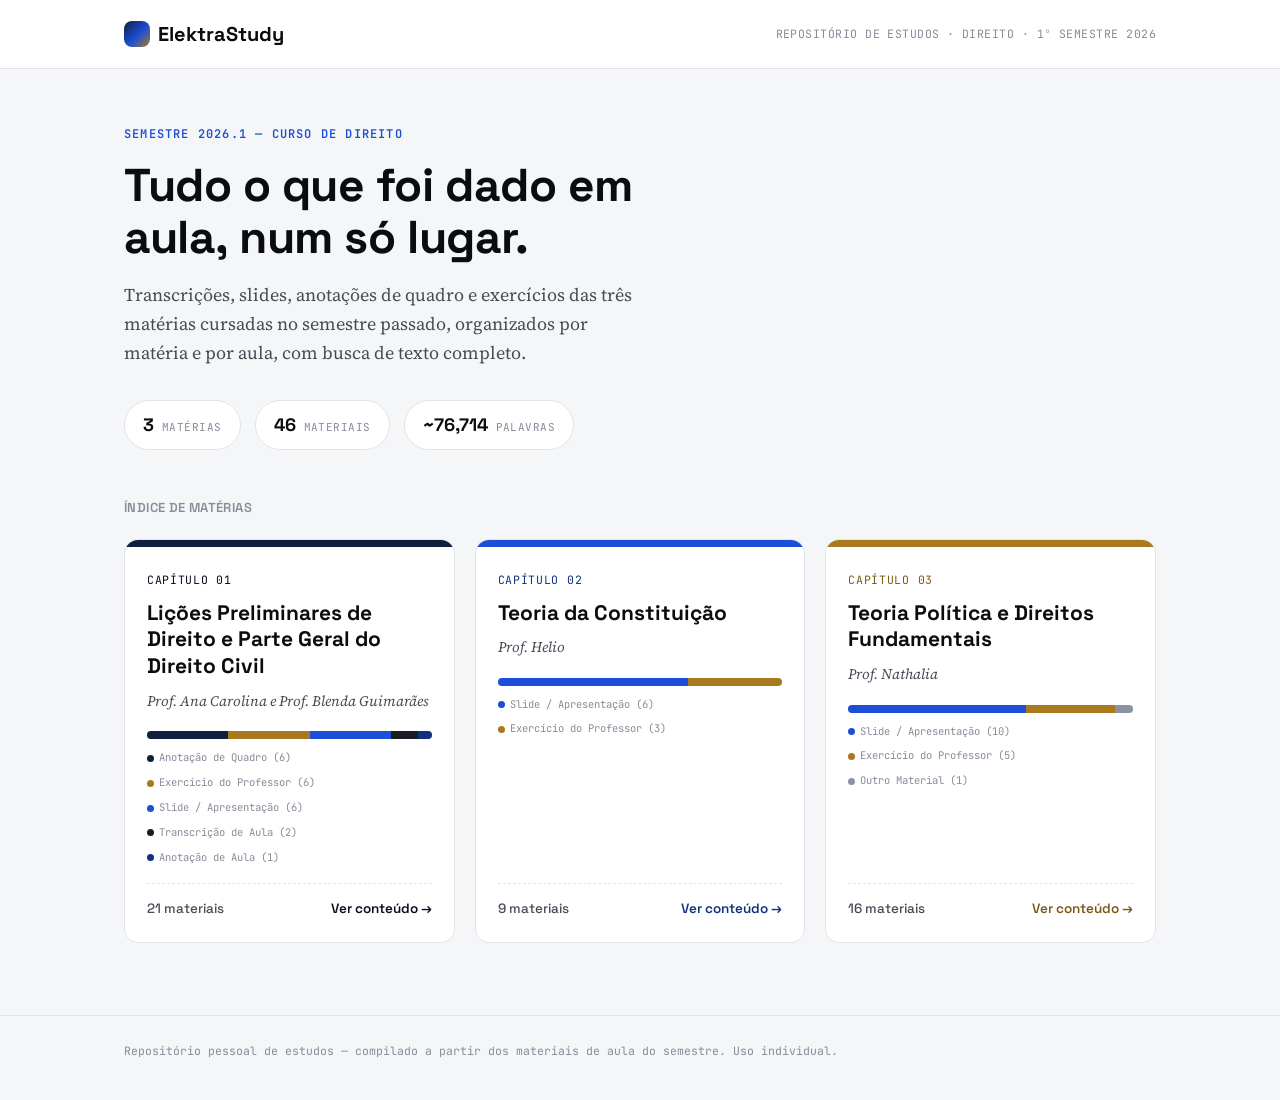
<file: index.html>
<!doctype html>
<html lang="pt-BR">
<head>
<meta charset="utf-8">
<meta name="viewport" content="width=device-width, initial-scale=1">
<title>ElektraStudy — Repositório de Estudos de Direito</title>
<meta name="description" content="Repositório pessoal com todo o conteúdo de aula do semestre, organizado por matéria.">
<link rel="stylesheet" href="assets/style.css">
</head>
<body>
<header class="masthead">
  <div class="container">
    <a class="masthead-title" href="index.html"><span class="mark"></span>ElektraStudy</a>
    <span class="masthead-meta">Repositório de Estudos · Direito · 1º Semestre 2026</span>
  </div>
</header>

<main>
  <section class="hero">
    <div class="container">
      <p class="hero-eyebrow">Semestre 2026.1 — Curso de Direito</p>
      <h1>Tudo o que foi dado em aula, num só lugar.</h1>
      <p class="lede">Transcrições, slides, anotações de quadro e exercícios das três matérias cursadas no semestre passado, organizados por matéria e por aula, com busca de texto completo.</p>
      <div class="hero-stats">
        <div class="stat-pill"><span class="num">3</span><span class="label">Matérias</span></div>
        <div class="stat-pill"><span class="num">46</span><span class="label">Materiais</span></div>
        <div class="stat-pill"><span class="num">~76,714</span><span class="label">Palavras</span></div>
      </div>
    </div>
  </section>
  <section class="chapters">
    <div class="container">
      <p class="chapters-heading">Índice de matérias</p>
      <div class="card-grid">
        
        <a class="subject-card civil" href="materias/direito-civil.html">
          <div class="accent-bar"></div>
          <div class="card-body">
            <div class="card-chapter-num">Capítulo 01</div>
            <div class="card-title">Lições Preliminares de Direito e Parte Geral do Direito Civil</div>
            <div class="card-professor">Prof. Ana Carolina e Prof. Blenda Guimarães</div>
            <div class="card-typebar"><span style="width:28.6%;background:#0f1f3d"></span><span style="width:28.6%;background:#a9791f"></span><span style="width:28.6%;background:#1d4ed8"></span><span style="width:9.5%;background:#1a1d24"></span><span style="width:4.8%;background:#12327f"></span></div>
            <div class="card-legend"><span><span class="dot" style="background:#0f1f3d"></span>Anotação de Quadro (6)</span><span><span class="dot" style="background:#a9791f"></span>Exercício do Professor (6)</span><span><span class="dot" style="background:#1d4ed8"></span>Slide / Apresentação (6)</span><span><span class="dot" style="background:#1a1d24"></span>Transcrição de Aula (2)</span><span><span class="dot" style="background:#12327f"></span>Anotação de Aula (1)</span></div>
            <div class="card-footer">
              <span class="card-count">21 materiais</span>
              <span class="card-cta">Ver conteúdo →</span>
            </div>
          </div>
        </a>
        <a class="subject-card const" href="materias/teoria-da-constituicao.html">
          <div class="accent-bar"></div>
          <div class="card-body">
            <div class="card-chapter-num">Capítulo 02</div>
            <div class="card-title">Teoria da Constituição</div>
            <div class="card-professor">Prof. Helio</div>
            <div class="card-typebar"><span style="width:66.7%;background:#1d4ed8"></span><span style="width:33.3%;background:#a9791f"></span></div>
            <div class="card-legend"><span><span class="dot" style="background:#1d4ed8"></span>Slide / Apresentação (6)</span><span><span class="dot" style="background:#a9791f"></span>Exercício do Professor (3)</span></div>
            <div class="card-footer">
              <span class="card-count">9 materiais</span>
              <span class="card-cta">Ver conteúdo →</span>
            </div>
          </div>
        </a>
        <a class="subject-card politica" href="materias/teoria-politica.html">
          <div class="accent-bar"></div>
          <div class="card-body">
            <div class="card-chapter-num">Capítulo 03</div>
            <div class="card-title">Teoria Política e Direitos Fundamentais</div>
            <div class="card-professor">Prof. Nathalia</div>
            <div class="card-typebar"><span style="width:62.5%;background:#1d4ed8"></span><span style="width:31.2%;background:#a9791f"></span><span style="width:6.2%;background:#8a93a3"></span></div>
            <div class="card-legend"><span><span class="dot" style="background:#1d4ed8"></span>Slide / Apresentação (10)</span><span><span class="dot" style="background:#a9791f"></span>Exercício do Professor (5)</span><span><span class="dot" style="background:#8a93a3"></span>Outro Material (1)</span></div>
            <div class="card-footer">
              <span class="card-count">16 materiais</span>
              <span class="card-cta">Ver conteúdo →</span>
            </div>
          </div>
        </a>
      </div>
    </div>
  </section>
</main>
<footer>
  <div class="container">
    Repositório pessoal de estudos — compilado a partir dos materiais de aula do semestre. Uso individual.
  </div>
</footer>

</body></html>
</file>
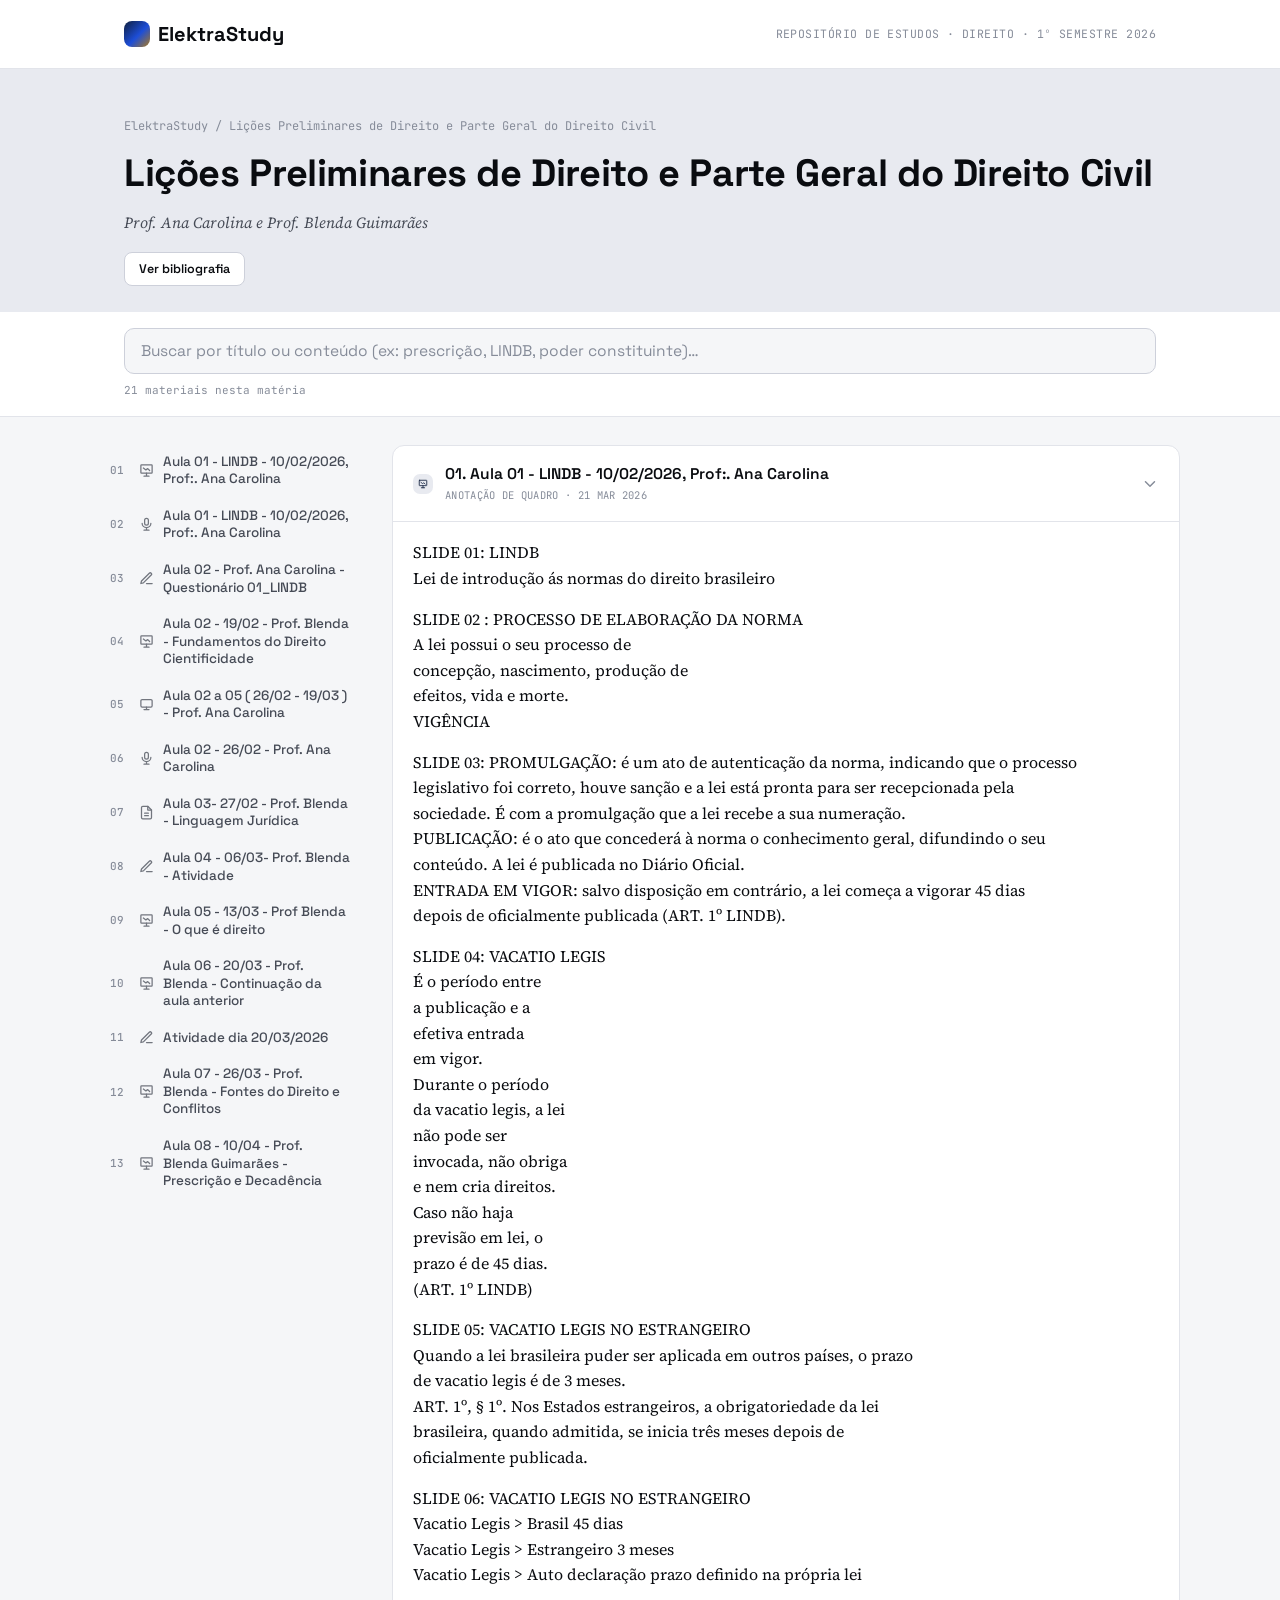
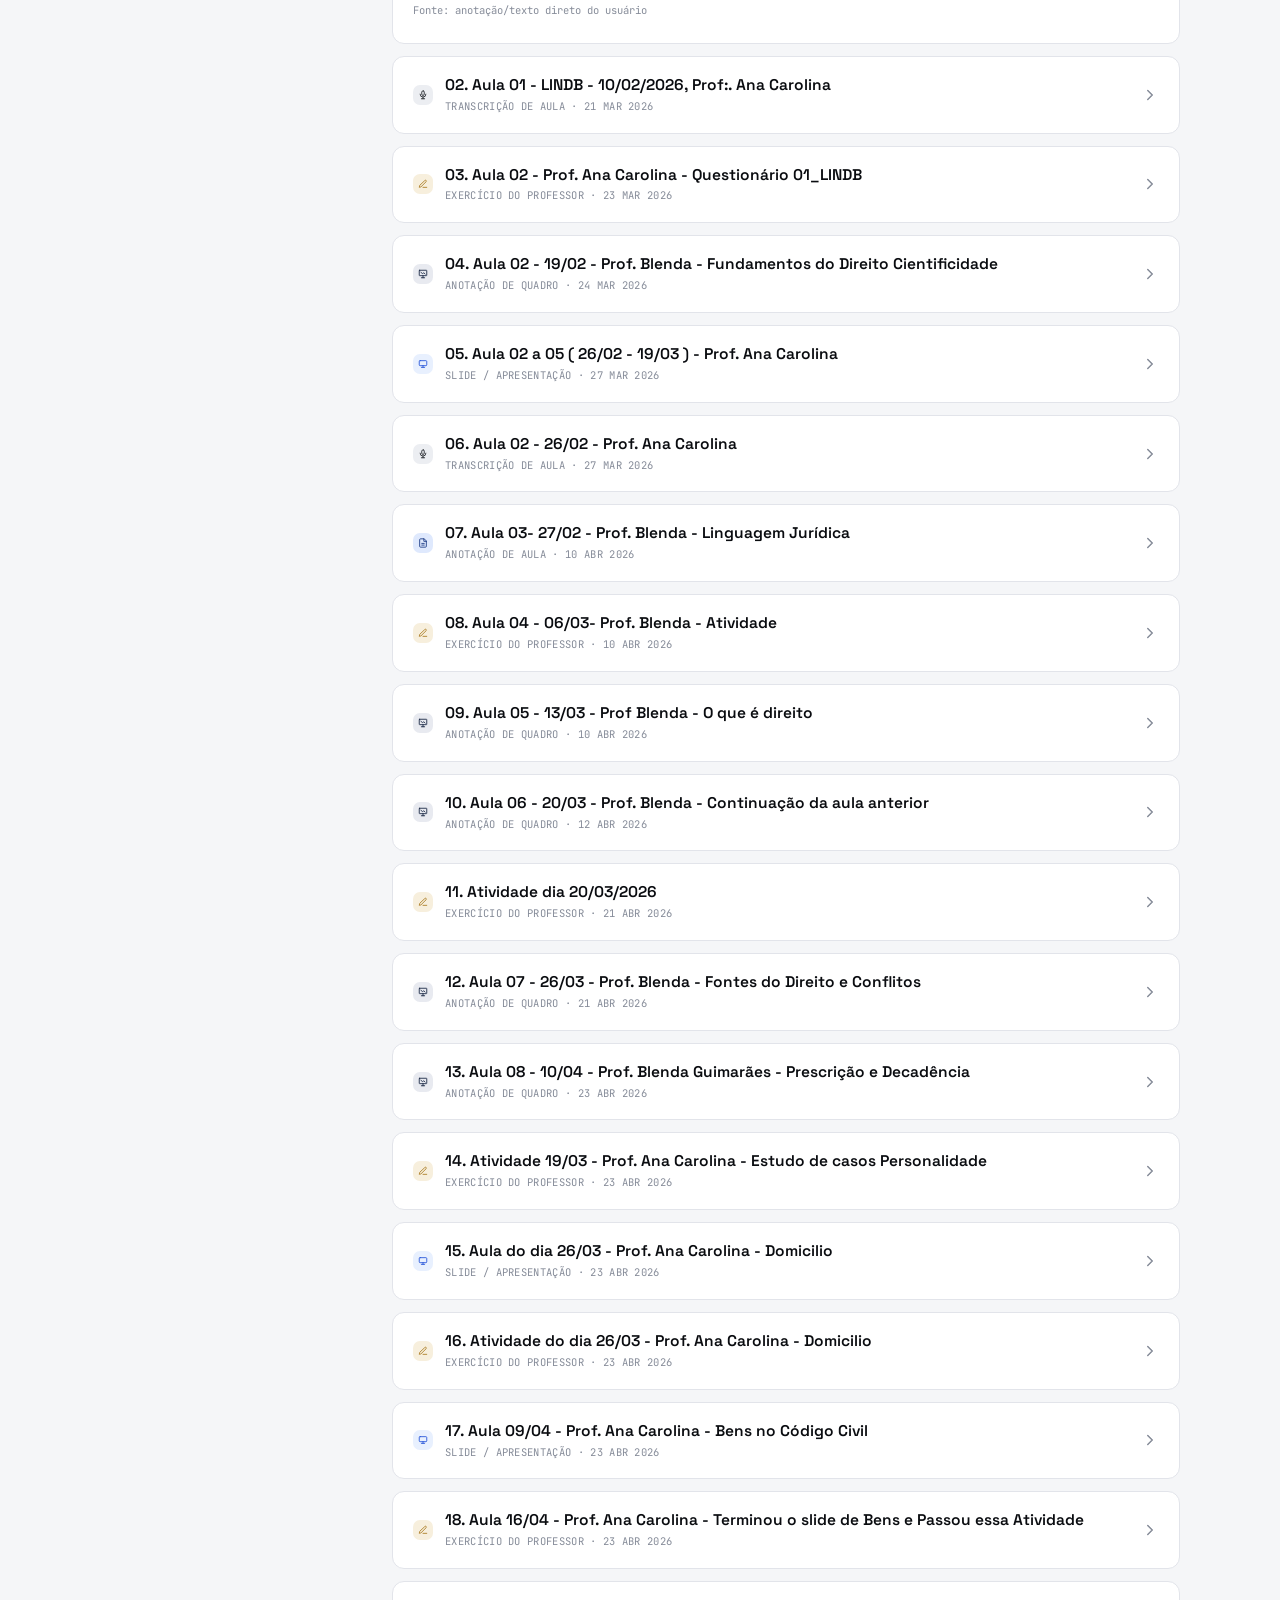
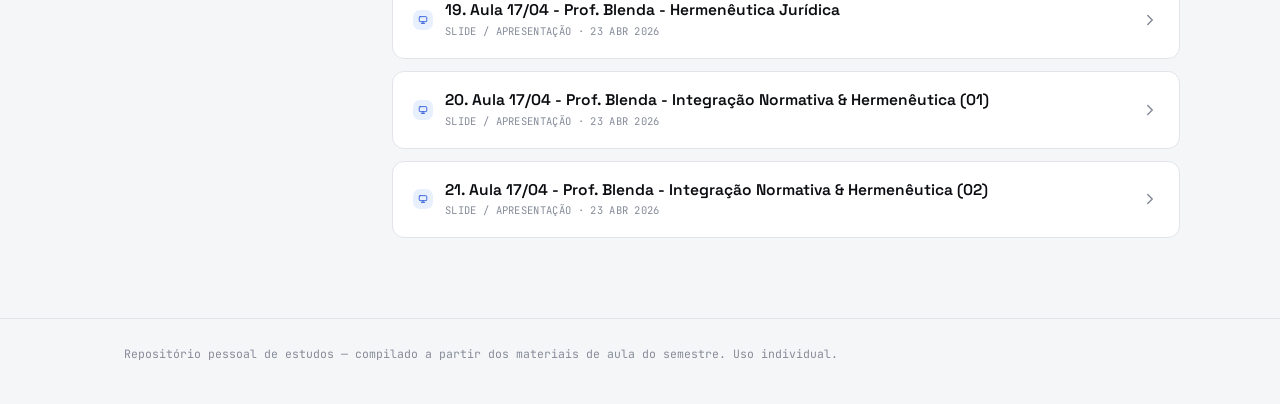
<file: materias/direito-civil.html>
<!doctype html>
<html lang="pt-BR">
<head>
<meta charset="utf-8">
<meta name="viewport" content="width=device-width, initial-scale=1">
<title>Lições Preliminares de Direito e Parte Geral do Direito Civil — ElektraStudy</title>
<meta name="description" content="Todo o conteúdo de aula de Lições Preliminares de Direito e Parte Geral do Direito Civil, Prof. Ana Carolina e Prof. Blenda Guimarães.">
<link rel="stylesheet" href="../assets/style.css">
</head>
<body>
<header class="masthead">
  <div class="container">
    <a class="masthead-title" href="../index.html"><span class="mark"></span>ElektraStudy</a>
    <span class="masthead-meta">Repositório de Estudos · Direito · 1º Semestre 2026</span>
  </div>
</header>

<main>
  <section class="subject-hero civil">
    <div class="container">
      <p class="breadcrumb"><a href="../index.html">ElektraStudy</a> / Lições Preliminares de Direito e Parte Geral do Direito Civil</p>
      <h1>Lições Preliminares de Direito e Parte Geral do Direito Civil</h1>
      <p class="subject-professor">Prof. Ana Carolina e Prof. Blenda Guimarães</p>
      <button class="bib-toggle" type="button">Ver bibliografia</button>
      <div class="bibliography">DINIZ, Maria H. Curso de Direito Civil Brasileiro - Teoria Geral do Direito Civil Vol.1. 41. ed. Rio de Janeiro: Saraiva Jur, 2024.
NADER, Paulo. Introdução ao Estudo do Direito. 41. ed. Rio de Janeiro, 2019.</div>
    </div>
  </section>

  <div class="search-wrap">
    <div class="container">
      <input class="search-input" id="search-input" type="text" placeholder="Buscar por título ou conteúdo (ex: prescrição, LINDB, poder constituinte)…" autocomplete="off">
      <div class="search-count" id="search-count"></div>
    </div>
  </div>

  <div class="container subject-layout">
    <nav class="toc-sidebar">
      <ul class="toc-list">
        <li><a href="#m1-aula-01-lindb-10-02-2026-prof-ana-carolina"><span class="toc-idx">01</span><span class="toc-icon"><svg viewBox="0 0 24 24" fill="none" stroke="currentColor" stroke-width="2" stroke-linecap="round" stroke-linejoin="round"><rect x="3" y="3" width="18" height="13" rx="1"/><path d="M8 21h8M12 16v5M7 8l4 3 3-2 3 3"/></svg></span>Aula 01 - LINDB - 10/02/2026, Prof:. Ana Carolina</a></li><li><a href="#m2-aula-01-lindb-10-02-2026-prof-ana-carolina"><span class="toc-idx">02</span><span class="toc-icon"><svg viewBox="0 0 24 24" fill="none" stroke="currentColor" stroke-width="2" stroke-linecap="round" stroke-linejoin="round"><rect x="9" y="2" width="6" height="11" rx="3"/><path d="M5 10a7 7 0 0 0 14 0M12 17v4M8 21h8"/></svg></span>Aula 01 - LINDB - 10/02/2026, Prof:. Ana Carolina</a></li><li><a href="#m3-aula-02-prof-ana-carolina-question-rio-01-lindb"><span class="toc-idx">03</span><span class="toc-icon"><svg viewBox="0 0 24 24" fill="none" stroke="currentColor" stroke-width="2" stroke-linecap="round" stroke-linejoin="round"><path d="M12 20h9"/><path d="M16.5 3.5a2.1 2.1 0 0 1 3 3L7 19l-4 1 1-4Z"/></svg></span>Aula 02 - Prof. Ana Carolina - Questionário 01_LINDB</a></li><li><a href="#m4-aula-02-19-02-prof-blenda-fundamentos-do-direito"><span class="toc-idx">04</span><span class="toc-icon"><svg viewBox="0 0 24 24" fill="none" stroke="currentColor" stroke-width="2" stroke-linecap="round" stroke-linejoin="round"><rect x="3" y="3" width="18" height="13" rx="1"/><path d="M8 21h8M12 16v5M7 8l4 3 3-2 3 3"/></svg></span>Aula 02 - 19/02 - Prof. Blenda - Fundamentos do Direito Cientificidade</a></li><li><a href="#m5-aula-02-a-05-26-02-19-03-prof-ana-carolina"><span class="toc-idx">05</span><span class="toc-icon"><svg viewBox="0 0 24 24" fill="none" stroke="currentColor" stroke-width="2" stroke-linecap="round" stroke-linejoin="round"><rect x="3" y="4" width="18" height="12" rx="2"/><path d="M8 20h8M12 16v4"/></svg></span>Aula 02 a 05 ( 26/02 - 19/03 ) - Prof. Ana Carolina</a></li><li><a href="#m6-aula-02-26-02-prof-ana-carolina"><span class="toc-idx">06</span><span class="toc-icon"><svg viewBox="0 0 24 24" fill="none" stroke="currentColor" stroke-width="2" stroke-linecap="round" stroke-linejoin="round"><rect x="9" y="2" width="6" height="11" rx="3"/><path d="M5 10a7 7 0 0 0 14 0M12 17v4M8 21h8"/></svg></span>Aula 02 -  26/02 - Prof. Ana Carolina</a></li><li><a href="#m7-aula-03-27-02-prof-blenda-linguagem-jur-dica"><span class="toc-idx">07</span><span class="toc-icon"><svg viewBox="0 0 24 24" fill="none" stroke="currentColor" stroke-width="2" stroke-linecap="round" stroke-linejoin="round"><path d="M14 2H6a2 2 0 0 0-2 2v16a2 2 0 0 0 2 2h12a2 2 0 0 0 2-2V8Z"/><path d="M14 2v6h6M9 13h6M9 17h6"/></svg></span>Aula 03- 27/02 -  Prof. Blenda - Linguagem Jurídica</a></li><li><a href="#m8-aula-04-06-03-prof-blenda-atividade"><span class="toc-idx">08</span><span class="toc-icon"><svg viewBox="0 0 24 24" fill="none" stroke="currentColor" stroke-width="2" stroke-linecap="round" stroke-linejoin="round"><path d="M12 20h9"/><path d="M16.5 3.5a2.1 2.1 0 0 1 3 3L7 19l-4 1 1-4Z"/></svg></span>Aula 04 - 06/03-  Prof. Blenda - Atividade</a></li><li><a href="#m9-aula-05-13-03-prof-blenda-o-que-direito"><span class="toc-idx">09</span><span class="toc-icon"><svg viewBox="0 0 24 24" fill="none" stroke="currentColor" stroke-width="2" stroke-linecap="round" stroke-linejoin="round"><rect x="3" y="3" width="18" height="13" rx="1"/><path d="M8 21h8M12 16v5M7 8l4 3 3-2 3 3"/></svg></span>Aula 05 - 13/03 - Prof Blenda - O que é direito</a></li><li><a href="#m10-aula-06-20-03-prof-blenda-continua-o-da-aula-ant"><span class="toc-idx">10</span><span class="toc-icon"><svg viewBox="0 0 24 24" fill="none" stroke="currentColor" stroke-width="2" stroke-linecap="round" stroke-linejoin="round"><rect x="3" y="3" width="18" height="13" rx="1"/><path d="M8 21h8M12 16v5M7 8l4 3 3-2 3 3"/></svg></span>Aula 06 - 20/03 - Prof. Blenda - Continuação da aula anterior</a></li><li><a href="#m11-atividade-dia-20-03-2026"><span class="toc-idx">11</span><span class="toc-icon"><svg viewBox="0 0 24 24" fill="none" stroke="currentColor" stroke-width="2" stroke-linecap="round" stroke-linejoin="round"><path d="M12 20h9"/><path d="M16.5 3.5a2.1 2.1 0 0 1 3 3L7 19l-4 1 1-4Z"/></svg></span>Atividade dia 20/03/2026</a></li><li><a href="#m12-aula-07-26-03-prof-blenda-fontes-do-direito-e-co"><span class="toc-idx">12</span><span class="toc-icon"><svg viewBox="0 0 24 24" fill="none" stroke="currentColor" stroke-width="2" stroke-linecap="round" stroke-linejoin="round"><rect x="3" y="3" width="18" height="13" rx="1"/><path d="M8 21h8M12 16v5M7 8l4 3 3-2 3 3"/></svg></span>Aula 07 - 26/03 - Prof. Blenda - Fontes do Direito e Conflitos</a></li><li><a href="#m13-aula-08-10-04-prof-blenda-guimar-es-prescri-o-e-"><span class="toc-idx">13</span><span class="toc-icon"><svg viewBox="0 0 24 24" fill="none" stroke="currentColor" stroke-width="2" stroke-linecap="round" stroke-linejoin="round"><rect x="3" y="3" width="18" height="13" rx="1"/><path d="M8 21h8M12 16v5M7 8l4 3 3-2 3 3"/></svg></span>Aula 08 - 10/04 - Prof. Blenda Guimarães - Prescrição e Decadência</a></li><li><a href="#m14-atividade-19-03-prof-ana-carolina-estudo-de-caso"><span class="toc-idx">14</span><span class="toc-icon"><svg viewBox="0 0 24 24" fill="none" stroke="currentColor" stroke-width="2" stroke-linecap="round" stroke-linejoin="round"><path d="M12 20h9"/><path d="M16.5 3.5a2.1 2.1 0 0 1 3 3L7 19l-4 1 1-4Z"/></svg></span>Atividade 19/03 - Prof. Ana Carolina - Estudo de casos Personalidade</a></li><li><a href="#m15-aula-do-dia-26-03-prof-ana-carolina-domicilio"><span class="toc-idx">15</span><span class="toc-icon"><svg viewBox="0 0 24 24" fill="none" stroke="currentColor" stroke-width="2" stroke-linecap="round" stroke-linejoin="round"><rect x="3" y="4" width="18" height="12" rx="2"/><path d="M8 20h8M12 16v4"/></svg></span>Aula do dia 26/03 - Prof. Ana Carolina -  Domicilio</a></li><li><a href="#m16-atividade-do-dia-26-03-prof-ana-carolina-domicil"><span class="toc-idx">16</span><span class="toc-icon"><svg viewBox="0 0 24 24" fill="none" stroke="currentColor" stroke-width="2" stroke-linecap="round" stroke-linejoin="round"><path d="M12 20h9"/><path d="M16.5 3.5a2.1 2.1 0 0 1 3 3L7 19l-4 1 1-4Z"/></svg></span>Atividade do  dia 26/03 - Prof. Ana Carolina - Domicilio</a></li><li><a href="#m17-aula-09-04-prof-ana-carolina-bens-no-c-digo-civi"><span class="toc-idx">17</span><span class="toc-icon"><svg viewBox="0 0 24 24" fill="none" stroke="currentColor" stroke-width="2" stroke-linecap="round" stroke-linejoin="round"><rect x="3" y="4" width="18" height="12" rx="2"/><path d="M8 20h8M12 16v4"/></svg></span>Aula 09/04 -  Prof. Ana Carolina - Bens no Código Civil</a></li><li><a href="#m18-aula-16-04-prof-ana-carolina-terminou-o-slide-de"><span class="toc-idx">18</span><span class="toc-icon"><svg viewBox="0 0 24 24" fill="none" stroke="currentColor" stroke-width="2" stroke-linecap="round" stroke-linejoin="round"><path d="M12 20h9"/><path d="M16.5 3.5a2.1 2.1 0 0 1 3 3L7 19l-4 1 1-4Z"/></svg></span>Aula 16/04 - Prof. Ana Carolina - Terminou o slide de Bens e Passou essa Atividade</a></li><li><a href="#m19-aula-17-04-prof-blenda-hermen-utica-jur-dica"><span class="toc-idx">19</span><span class="toc-icon"><svg viewBox="0 0 24 24" fill="none" stroke="currentColor" stroke-width="2" stroke-linecap="round" stroke-linejoin="round"><rect x="3" y="4" width="18" height="12" rx="2"/><path d="M8 20h8M12 16v4"/></svg></span>Aula 17/04 - Prof. Blenda - Hermenêutica Jurídica</a></li><li><a href="#m20-aula-17-04-prof-blenda-integra-o-normativa-herme"><span class="toc-idx">20</span><span class="toc-icon"><svg viewBox="0 0 24 24" fill="none" stroke="currentColor" stroke-width="2" stroke-linecap="round" stroke-linejoin="round"><rect x="3" y="4" width="18" height="12" rx="2"/><path d="M8 20h8M12 16v4"/></svg></span>Aula 17/04 - Prof. Blenda - Integração Normativa &amp; Hermenêutica (01)</a></li><li><a href="#m21-aula-17-04-prof-blenda-integra-o-normativa-herme"><span class="toc-idx">21</span><span class="toc-icon"><svg viewBox="0 0 24 24" fill="none" stroke="currentColor" stroke-width="2" stroke-linecap="round" stroke-linejoin="round"><rect x="3" y="4" width="18" height="12" rx="2"/><path d="M8 20h8M12 16v4"/></svg></span>Aula 17/04 - Prof. Blenda - Integração Normativa &amp; Hermenêutica (02)</a></li>
      </ul>
    </nav>
    <div class="materials">
      
      <details class="material" id="m1-aula-01-lindb-10-02-2026-prof-ana-carolina" data-type="board_note" open>
        <summary>
          <span class="type-icon"><svg viewBox="0 0 24 24" fill="none" stroke="currentColor" stroke-width="2" stroke-linecap="round" stroke-linejoin="round"><rect x="3" y="3" width="18" height="13" rx="1"/><path d="M8 21h8M12 16v5M7 8l4 3 3-2 3 3"/></svg></span>
          <span class="summary-text">
            <h2>01. Aula 01 - LINDB - 10/02/2026, Prof:. Ana Carolina</h2>
            <span class="summary-meta">Anotação de Quadro · 21 mar 2026</span>
          </span>
          <svg class="chevron" viewBox="0 0 24 24" fill="none" stroke="currentColor" stroke-width="2" stroke-linecap="round" stroke-linejoin="round"><path d="M9 6l6 6-6 6"/></svg>
        </summary>
        <div class="material-body">
          <div class="material-content"><p>SLIDE 01:  LINDB<br>Lei de introdução ás normas do direito brasileiro</p><p>SLIDE 02 : PROCESSO DE ELABORAÇÃO DA NORMA<br>A lei possui o seu processo de<br>concepção, nascimento, produção de<br>efeitos, vida e morte.<br>VIGÊNCIA</p><p>SLIDE 03: PROMULGAÇÃO: é um ato de autenticação da norma, indicando que o processo<br>legislativo foi correto, houve sanção e a lei está pronta para ser recepcionada pela<br>sociedade. É com a promulgação que a lei recebe a sua numeração.<br>PUBLICAÇÃO: é o ato que concederá à norma o conhecimento geral, difundindo o seu<br>conteúdo. A lei é publicada no Diário Oficial.<br>ENTRADA EM VIGOR: salvo disposição em contrário, a lei começa a vigorar 45 dias<br>depois de oficialmente publicada (ART. 1º LINDB).</p><p>SLIDE 04: VACATIO LEGIS<br>É o período entre<br>a publicação e a<br>efetiva entrada<br>em vigor.<br>Durante o período<br>da vacatio legis, a lei<br>não pode ser<br>invocada, não obriga<br>e nem cria direitos.<br>Caso não haja<br>previsão em lei, o<br>prazo é de 45 dias.<br>(ART. 1º LINDB)</p><p>SLIDE 05: VACATIO LEGIS NO ESTRANGEIRO<br>Quando a lei brasileira puder ser aplicada em outros países, o prazo<br>de vacatio legis é de 3 meses.<br>ART. 1º, § 1º. Nos Estados estrangeiros, a obrigatoriedade da lei<br>brasileira, quando admitida, se inicia três meses depois de<br>oficialmente publicada.</p><p>SLIDE 06: VACATIO LEGIS NO ESTRANGEIRO<br>Vacatio Legis &gt; Brasil 45 dias<br>Vacatio Legis &gt; Estrangeiro 3 meses<br>Vacatio Legis &gt; Auto declaração prazo definido na própria lei</p></div>
          <div class="material-sources">Fonte: anotação/texto direto do usuário</div>
        </div>
      </details>
      <details class="material" id="m2-aula-01-lindb-10-02-2026-prof-ana-carolina" data-type="transcription">
        <summary>
          <span class="type-icon"><svg viewBox="0 0 24 24" fill="none" stroke="currentColor" stroke-width="2" stroke-linecap="round" stroke-linejoin="round"><rect x="9" y="2" width="6" height="11" rx="3"/><path d="M5 10a7 7 0 0 0 14 0M12 17v4M8 21h8"/></svg></span>
          <span class="summary-text">
            <h2>02. Aula 01 - LINDB - 10/02/2026, Prof:. Ana Carolina</h2>
            <span class="summary-meta">Transcrição de Aula · 21 mar 2026</span>
          </span>
          <svg class="chevron" viewBox="0 0 24 24" fill="none" stroke="currentColor" stroke-width="2" stroke-linecap="round" stroke-linejoin="round"><path d="M9 6l6 6-6 6"/></svg>
        </summary>
        <div class="material-body">
          <div class="material-content"><p>Os Nubank foram domicados. Onde é que eles eram domiciliados? nos Estados Unidos.  Então qual a O certo era aplicar assunto lá. Pra mim tava cômodo o texto vou aplicar aanela parcial de vez hoje eu consegui escolher a casa dela. pra mim fazer a diferença ele que tinha que correr atrás dos prejuízo né? E acabouitando comer o oficial mesmo e a gente gri.  Mas quando acontece uma situação dessas de o próprio direito internacional privado ele prevê essa possibilidade. Leis brasileiras podem ser aplicadas em outro estado, em outro país e leis de outro país muitas vezes vão precisar ser aplicadas dentro do nosso território sem que isso seja pior ou soberania de um Estado. Conseguiram acompanhar você sempre até aqui?  Quando essa lei brasileira for aplicada no exterior aí não é mais não se aplica mais a regra geral de 45 g vai aplicar O prazo de três meses para caso alérgica. Então se a lei for publicada aqui no dia 1 de janeiro e se ela precisar ser aplicada no exterior eu preciso esperar a maior. Entenderam?  Então qual que é a regra geral para 45 dias. ou três meses Se for aplicar no exterior e Salvo disposição e contário ou seja a lei pode determinar que vai ser ser aqui na data da publicação. A lei pode estabelecer um prazo diferente de 45 dias ou de três meses pode. Existe um limite não.  Pode ser até um ano como já aconteceu. Então olha lá o artigo primeiro parágrafo primeiro. Nos estados estrangeiros a obrigatoriedade da lei brasileira quando admitida porque é quando admitida né se inicia três meses depois de um o seu amigo publicar.  Por que é quando admitido? Porque são os estados que vão definir de acordo com a soberania deles quando é que eles vão admitir a aplicação de uma nova estrangeira. Então o Brasil fala que no caso de regime de bens a gente precisa aplicar a lei estrangeira.  Se o outro Estado entende que nessa situação precisa aplicar a legislação local, cada estado vai determinar. Olha só por exemplo um outro exemplo interessante de que tá envolvido com o direito internacional privado. Imagina a seguinte situação, uma empresa argentina fecha o contrato com uma empresa brasileira.  A empresa argentina a empresa brasileira comprou alguns produtos a empresa na Argentina vai efetuar a entrega dos produtos aqui. Vamos imaginar que esse contrato sabe onde que ele foi firmado no Japão. Por quê os sócios das empresas estavam funcionando lá no Japão que resolveram a então vamos fechar esse contrato aqui e assinaram online.  Onde vocês achar aqui ó vamos assinar aqui estavam que eles iam entregar no dia 20 de fevereiro os produtos a empresa argentina entregar os produtos que a empresa brasileira comprou no dia 20 de fevereiro. Mas todos chegaram com defeito. E aí entraram num desacordo.  A empresa brasileira juiz Marçal. qual lei vai ficar Argentina brasileira ou japonesa? Pra mim não tem lógica Eu sempre falo com os meus alunos assim a gente precisa não é decorar a lei, não é a gente precisa interpretar entender. E especialmente entender porque é mais fácil pra gente compreender se a gente pensar assim por que o legislador definiu dessa forma.  A gente sempre tem que pensar assim. Mas nesse caso que pra mim não tem lógica porque olha era mais fácil aplicar a hora e a gente brasileiro porque o Japão não vai ter nada a ver com esse contrato depois ele só foi assinado lá. Mais nada depois onde vai ser cumprida a obrigação no Brasil.  Aonde que tá a empresa que vai ser obrigada a entregar o produto na Argentina onde tá a empresa que vai ser obrigada a efetuar o pagamento do Brasil. O pagamento é não mas é exceção a essa regra que eu falo pra das que a gente precisa compreender né e não estar decorando o dia mas aí no caso como supor que não fosse no Japão que não qual seria o certo por exemplo o país que recebeu ou o país que vendeu? Não o lei fala no local onde foi queimado o contrato não tem outra conversa.  Não sim você falou Eu que eu deveria deveria dar prioridade no local onde a obrigação vai ser cumprida. Vai ser cumprida no Brasil nesse caso que eu já recebi essa ponto. Faria mais sentido.  Você acha que na Argentina poderia ser também. Qualquer uma das na minha visão. Não podeil de 1916 o Código civil dava essa possibilidade a gente tinha a lei de introdução também dava essa possibilidade da partes escolherem a nossa legislação atual não dá mais vão definir o que é local de leglação de contrato acabou não tem. entendendo?  Então eu só pra facilitar tudo que a gente falou até agora. Regra geral da lei do aplicado no Brasil, 45 dias. Se a lei for aplicada no três meses, mas a lei pode definir um caso a.  Nalmente é que a lei complicada pode ser seis meses depois, pode ser um ano depois porque o aral salvo, disposição um contrato né? Agora, como que eu conto esses prazos né? Porque o artigo oitavo fala assim olha a contagem do prazo pra entrar vigor nas leis estabelecem em período de vacância vocês tem que entender o seguinte vocês vão ter prazo pra tudo advogado trabalha com prazo.  E às vezes a lei inclui o dia do início exclui o dia do final né por exemplo prazo processual vocês vão aprender lá no direito processual. No prazo processual a gente nunca inclui o dia do início então só hoje pra apresentar uma pesquisa no processo meu prazo não vai começar a contar hoje vai começar a contar amanhã. Mas aqui é diferente aqui a gente tá fazendo contato diga.  Não aí passa pra outro dia útil. Se amanhã eu vou passar por exemplo vouimado numa sexta-feira aí eu começo. Mas nunca no dia que tem intimado Então olha só olha o artigo oitavo parágrafo A contagem do prazo para entrada em vigor das leis que estabeleçam um período de mudança passear com a inclusão da data da publicação qual inclua a data publicação e do último dia do prazo entrando em vigor no dia subsequente a sua confirmação integrada.  E aí eu trouxe um exemplo do Código de Processo Civil sigla vocês vão ver muito CPC Código de Processo Civil tá? O CPT trouxe esse de igual civil a mesma coisa. Telefone Promulgado no dia 16 de março quer um plano que me interessa é o quê A publicação. que foi publicado em 17 de março de 2015.  Então eu vou incluir esse dia aqui o prato da caça de um ano eu vou incluir esse dia aqui do início do final. Então ele vai terminar no dia 17 de março de 2016 quando é que eu termino a contagem no dia seguinte. Quando é que vai iniciar a o período de produção defeitos no dia seguinte.  Porque o artigo fala isso olha entrando em vigor no dia subsequente então consumor um ano vai Vai dar um ano quando 17 de março de 2016 vai entrar em vigor quando no dia seguinte. Essa é a interpretação do artigo entendeu. E é diferente ainda gente da contagem do prazo no direito civil.  Com cuidado. Quando eu falo de contagem de prazo pro direito civil eu tenho que pensar no direito material olha o que o artigo 132 fala do Código Civil CC e C Civil tá. Saulo disposição legal ou convencional ao contrário ocultam-se os prazos excluindo o dia do começo e incluindo o dia docimento.  Mas aí eu tô falando de prazo por exemplo prescricional. Quem sabe prescrição. Alguém já ouviu falar Vamos imaginar Alguém sabe aí o que que seria ato ilícito.  O ilícito. Contra a lei que vai gerar o quê? Qual que é a consequência de praticar um ato humano.  Qual que seria? Não tô falando de legal não. Não.  Quem também me deu um exemplo de um civil? eles vão falar assim dá um exemplo de um todo mundo sabe né quando a gente tá falando sobre comunicação penal. No pagamento uma dívida noividamento contratual, que vai gerar também a dívida dear.  Mas por exemplo, quando eu falo de um ilícito civil eu tenho que pensar numa violação ou uma nova. Administrativos. a ser mais de plan de outra forma. A injúria éal.  Vou dar um exemplo. Eu saio daqui da faculdade, o carro avanço o sinal vermelho porque eu tô com pr pra chegar em casa E bato o carro a algum acidente e bato no carro do João. Eu cometi um índice civil por quê?  Porque eu violei uma norma de trânsito. claro gente, que essa conduta ela vai gerar infração administrativa também ela vai ela pode gerar repercussão civil ou administrativa e criminal porque se o João morrer eu vou responder também pela mão dele né eventualmente um homicídio proposo. Vou responder pela multa administrativo Mas vamos pensar aqui na esfera cível do de possível. Se eu partir no carro do João eu causei o veículo dele vai me gerar o quê.  Um dever deizar um dever de invizar não é? O João vai ter três anos pra me cobrar o pagamento dessa indenização. Três anos esse prazo de três anos que tá na lei a gente falou que é o prazo prescricional.  Isso é prescrição. Então quando eu falo de direito material pra contar o prazo aqui por exemplo de prescrição mesmo indo o dia do começo incluindo o dia do vencimento é isso. E aí olha só olha a ideia que eu falei pra você a gente pensar raciocinar o que que nesse caso aqui o legislador ele quis excluir o dito começo porque pensa bem.  O João oite aconteceu hoje que dia que é hoje dia 10 10 de fevereiro. João foi hospitalizado né ele pode ter ter sido submetido a uma cirurgia. O prazo vai começar a contar hoje, hoje não tá nem raciocando.  Então o que que faz pro teste vem a pessoa prejudicada. Então vai começar a contar o caso no dia seguinte hoje que aconteceu o acidente ele não tá prejudicado pelo caso mas ele começa amanhã então excluiu o dia. Entendendo entende.  Então vamos imaginar Vamos imaginar que o Ocidente aconteceu no dia 1 de fevereiro de1. Aqui foi o dia que aconteceu o acidente eu cometi um ato ilcito invadiu o sinal vermelho, superei o limite de velocidade, causei o acidente, bati no caso do João. Quando é que vai começar a contar o prazo prescricional de três anos pra ele não cobrar.  A que ele tem no dia seguinte, dia 2 E aí vai terminar incluindo o dia do final né no dia dois de fevereiro de 2021. Contei três anos. Pra iniciar a cobrança né judicial Eu vou pagar nesse período né.  Ficou claro que aqui gente alguém ficou com alguma dúvida Certo. Vocês me falem logo que tiver horário do intervalo porque eu costumo passar eu esqueço e olha só tá cedo ainda né. Bom então a gente viu Que a lei precisa ser sancionada promulgada publicada e que esse prazo de publicação até o entrada em vigor a gente chama de. embar.  Vamos fazer de novo aqui outro dezembro. Foi publicado aqui a data de publicação. e a data na vigência. Nesse prazo aqui até que a lei entre em vigor pode ser que aconteça se não serram porque é um material lá era pra colocar um Sei lá um prazo de cinco anos purê de digitação foi seis deve precisar corrigir essa nota.  Pode acontecer uma necessidade de corrigir com algum erro. Quem nunca fez um trava na nossa viu um erro. É honesto a gente só vê os jeito não passou lá pelo congresso e ninguém viu passa pelo presidente que nos vê também passa vai caçando e ninguém vê o.  Bom se essa necessidade de correçãoção acontece durante esse prazo aqui vamos gerar que é renda geral 45 dias. Durante esse prazo aqui de 45 dias 40 produzindo efeitos. ela pode ser aplicada. ó nesse percurso precisou corrigir a mão o que que vai acontecer? Zero prazo começa a contar tudo de novo para mais de 45 quilos.  Vamos imaginar que eu sou muito contra número redondo vocês me ajudar. Quando é que terminaria 45 dias que fevereiro 16 de fevereiro. Então agora dá uma fala de ontem.  Eu tive que pôr no calendário e fico contando. 16 de fevereiro. Aí vamos imaginar que aqui no dia 20 de janeiro precisou corrigir então no dia 20 de janeiro começa a contar de novo aí vai dar 45 dias acessar essa conta aí entendeu? Zero contagem do prazo.  Olha lá primeiro terceiro. Esse símbolo aqui gente é parágrafo tá Então vocês podem tanto fazer assim ó. parágrafo vou escrever. Aí tem tem gente que escreve mesmo o número tem gente fala fuma cedo mas aqui também vocês já tem que ir se acetuando vocês encontrar esse símbolo separado tá.  Então ele fala assim ó se antes de entrar em cligor ocorrer nova publicação do seu texto destinada à correção o prazo deste artigo de parágrafo eletrônico será por essa nova publicação ou seja o caso de 45 ou o prazo de três meses e Qual que é o prazo de vacaça se a norma for aplicada no exterior. Três meses.es pra mão no aplicado no exterior é de 90 dias. Certo.  Certo ou errado. Errado. Exatamente.  Cuidado, que a gente tem dispersar né em automático três meses e 90 dias é mesma coisa. us player teria que Então cuidado três meses e 90 anos tá. Agora se essa correção ela for feita depois que a lei já ligou aí é considerada legal ela já produzindo efeitos. E aí isso acontece por quê.  Existe um critério é um critério cronológico então se hoje 10 de fevereiro está em vigor com uma lei árbita Bom, falando sobre a revogação, pode dizer total, bom oficial, né? E ela ainda pode ser expressa ouástica, expressa a liv escrita ontem. Essa lei revoca integralmente a lei anterior. essa lei reta o artigo tal e tal tal da lei anterior. ou da lei tal, né Tá bom.  A reundação tática Ela vai acontecer quando tiver alguma, alguma incompatibilidade entre as normas. Porque a gente tem que buscar um moderamento jurídico que seja que sejaôn. Tem duas normas que são compatíveis que estão em choque ali, a gente vai ter que usar alguns critérios pra ver qual que vai prevalecer.  Outro critério cronológico ou critério hierárquico ou o critério da especialidade que que significa isso? É aquilo que eu já falei logo que você vai sempre revogar quando elas traem do mesmo tema. Tá.  Então se amanhã resolver editar um novo códigoódigo civil obviamente os outros não vão poder estar em vigor ao mesmo tempo. O novo vai revogar o antigo por ser mais novo porque o Ministério cronológico me diz que não conshou devolve não a norma superior. Ah mas a lei nova não falou que ela não é impressamente, mas é superior.  O novo podeil a mesma matéria. Vai falar seu contrário vai falar sobre responsabilidade civil vai falar sobre o direito de família por que ela não ter duas normas diferentes. É essa questão de revogação tem as normas regulamentadoras também as NNRs né que aí tem as leis aí tem as normas regulamentadoras elas também entram nessa questão de revogação de mudanças porque elas são mais específicas. ela traz regras gerais noamento jurídico. isso que ela chama leite em introdução às normas dos direitos das serviço.  Então essa que é a regra geral O que é hierárquico gente as normas pela pirâmide de Kelsea depois que vocês vão estudar com mais detalhes elas têm uma hierarquia exclusivamente útil. pirâmide. Então sempre a norma de grau inferior ela vai prevalecer com relação à norma inferior. E com relação ao critério de especialidade, a norma especial vai exercer de preferência.  Então, por exemplo, eu tenho lá o Código Civil que traz as regras gerais de um contrato. Mas aí se eu for diante de um contrato mais que envolve uma relação costeirista ou vou complicar? Se eu tô diante de uma situação que envolve direitos.  Se eu vou clar código a pessoa porque ele é uma lei mais exclusiva. Ele é uma lei especial se eu comparar com o código civil entenderam e daí então ela vai seecer nesse caso. Entendeu?  Então por exemplo se é o contrato que envolve o consumidor e o bom recebdor de serviço ou de produto Eu não vou evitar o eu vou ficar. Que é especial com relação ao poste civil. O pó Cil vai tratar do contrato entre particulares eu fui lá e comprei o carro do João pro meu amigo. entendeu eu te celebrou um contrato.  Não é uma relação entre consumidor e fornecedor. Entenderam a diferença. Relação contratual entre privados eu vou aplicar o posto civil.  Um contrato cerebral entre um consumidor e um fornecedor produtor de serviço eu vou aplicar o CDC. Eu comparo com você C esses critérios aí. aqui no artigo segundo né resumindo tudo que eu falei pra vocês com relação à revogação eu tô na norma lá no artigo segundo fala. Não se destinando a vigência temporária.. terá vigor até que outra abortifique for só modificar pontualmente alguns artigos, eu estou diante de uma revogação oficial.  Eu coloquei pra você escolher o ativo né esse aqui eu tenho obviamente essa parte várias. Ou até que a revoge completamente se resolvou se dizer que a resolução ela é total. Depois do parágrafo primeiro vai trazer as hipóteses de intergação espessa ou tácita.  A lei posterior que revogogaterior revoga a anterior quando Expressamente a revogação expressa por declare quando seja com ela incompatível ou seja as não que estão gritando elas tratam na mesma matéria. Ael não falou claramente que está revogando mas por elas serem incompatíveis eu vou entender que é uma revogação tácica. Por quê?  Porque o operamento jurídico ele precisa ser amor, porque ele precisa ser um. Eu vou ser novo conflitante. Ou quando regule inteiramente a matéria de anterior a lei anterior.  Eu vejo lá o novo próte civil trazendo a mesma estrutura doído, trazendo regulamentando um tratos regulamentando situaações familiares, situações de possessões da mesma forma que o anterior. É um poste civil. Ele não manifestou revogação, não está mais presessa.  Mas ele está trazendo tudo aquilo pro Brasil. Se suposto por mim que é uma revogação fantástica total? Eu não posso ter dois bolos e prejuntos.  E o bolão. Ficou claro pra vocês isso. Sim.  Bom vamos entender agora gente o efeito repinatório que é isso? Vou trazer muitos conitos hoje hein Você já tem dever de casa pra estudar. Gente olha só.  Deu ciência hein é cientificamente comprovado. O que vocês eu tô falando aqui você tá tudo bem, né? Mas é cientificamente comprovado o que a gente aprende um dia estudando ou assistindo aula esse chacu dos esquec meses já ouviu isso já olhando sobre isso, pesquisa no Google Ceu reunião de existe a curva do esquecido.  Existe um tempo que a gente retém o conhecimento que a gente treinou. Se a gente não volta nele, se a gente não faz utilidades, se a gente não fazer tudo constante, a gente esquece. Vocês podem ver na próxima aula muitos dos conselhos que a gente viu aqui hoje, se vocês não estudarem até lá, você já esqueceu.  Então estude criem um a ainda mais que sãotos novos né pra você. Efeito repristinatório é esquisito essa palavra né. Mas o que que é repristinação significa restaurar a lei anteriormente revogada.  Olha só o exemplo aqui. A lei A Vamos colocar aqui 2020 tá? Quando foi 2022, foi publicado uma lei ela entrou em vigor e ela tá escrito assim ó, o revolvo integralmente a lei leal revog.  Então a leA não existe mais um novo coordenamento jurídico, tá? Qual que tá aprilorando? lei lei pro Senhor revolta a lei anterior ainda que não tivesse declarado secretamente essa revogação Certo?  Aí veio a lei 6 de 2025. E fala assim revolto expressamente a lei. O que que seria o efeito?  Seria sim. Se a lei vê que revo a lei A não existe mais ela sumiu do treinamento jurídico, significa então que a lei a volta a produzir e efeito automaticamente. Porque o motivo que fez a lei a cair foi o quê?  A lei dele. Se a lei não existe mais, então é o renasce. Entendeu a ideia?  Esse seria o efeito que existia na conta. Só que isso não é de remeramento útil. Tá já com isso. próprio.  A lei veio que levou baleiaar não existe mais ela automaticamente volta a produzir efeito aleiaar? Não. Por quê?  Porque a líntica ela fala claramente que não existe efeitooma não alteramento de queijo. A não ser a outra possibilidade disso acontecer é a lei C falar assim, olha, revoco o a lei desculpa, e volta a pro excelente alar. Tem como fazerqueleto tempor fazer tempor.  Não tempor vai deixar de existir de toda forma. supor a do Mundo 2014 tem a próxima Copa no Brasil pode voltar. outra.. Tem que ser uma lei expressa mas volta a produzir metal tal que traz na Copa. Porque de forma automática ela não volta prafeitos entendeu.  Seria possível nessa mesma situação pior, se editasse uma nova lei, a lei da compra o mental que vorou em 2026 quanto volta federal. Aí sim. coloquei até que destacasse pra vocês no Brasil como regra não há efeito refinatório. Então se a lei revogadora ou seja a lei B for revogada não restaura a lei anterior ou seja se a lei B e a lei revogadora ela for revogada a lei não volta automaticamente a produzir efeitos porque isso não é admitido no nosso ordenamento jurídico tá?  Dam. É mas eu acho que alguma situação que permita que a lei volte mesmo? Se a lei C falar expressamente.  Entendeu? Se a lei se falasse assim, olha, estou revogando a lei B e a lei é a volta para o 16 aí volte. Caso contrário com o pate eu sem mágica não entendeu Te respondi Sim.  Todo mundo conversa assim. algum lugar como que é lei vai ficar a salvo original pra gente acompanhar as contas. Depois que a lei a gente vai conseguir saber como que é a melhor geral. existe algum lugar que fica salvo todas essas leis anteriores. lá e assim se acontecer isso claro que eles iam republicar a lei né prava. Tá mas você consegue achar normalmente lá no site doal você consegue ter acesso a novo problema e quando ela tá inteiramente advogada você vai ver que ela tá toda traçada assim.  Então eu gostaria de tirar esses traços e pronto porque fica mais respondi. Então poderá verificar as resatórias desde que seja de forma expressa na nova lei ou seja este tamanho seja que é a nova opção expressamente permite que a lei volte ao temporal. Certo?  Instaram no artigo segundo, parágrafoº da linha. salvo função em contrário, a lei revogada não se restaura porque a lei doadora pela inteligência por que salva a função em contrário? Por a lei C pode permitir. É automático.  Não, mas está disando se além ser declarar expressamente esse efeito repatório isso pode acontecer tá. Gente olha só A gente tem que entender agora a aplicação da lei no fim. Quando a lei ela é publicada e ela entra em vigor vamos colocar aqui aqui que é a vigência da norma. lei Como regra geral.  Se essa lei ela vai entrar em vigor a partir daqui vou colocar aqui 10 de fevereiro a data de hoje tá. Ela pode retroagir para ser aplicada a um fato anterior? No direito penal só se for bené ao.  Exatamente mas como regra geral a gente aplica a irreatividade da lei. Como o direito penal, por exemplo, se o direito aí o antes vai a lei de antes. É exatamente.  Então deve ser de 2020 trabalhar a lei. 2020 o João cometeu homicídio, tá? E aí quem que dizia a lei de 2020? Pena de 10 anos, não é essa a pena, tá?  Só pra vocês entenderem porque. Exato sim deixou de ser reduta típica né exatamente. Não é assim que a pena vem no código P não tá normalmente tem uma margem. por exemplo homicídio é seis a 20 anos.  O tem que se modiar na pena e pena máxima e aí de acordo com o caso concreto ele pode aplicar dentro desse limite. Então não é um modelo fechado aqui não só vocês entenderem. Então vamos imaginar que 2020 a pena pro homicídio era de 10 anos.  E aí vem em 2022 o legislador falou não a pena homicídio agora é de oito anos. Como regra não retroagem mas você não acha que vai beneficiar o rego. Então ou seja já tiver cumprido oito anos de pena.  Beniciou pagou a clínica pra ele que eu acho que vou beneficiar. Se ele te falasse olha o homicídio não é crime mais. Ele vai ser solto imediatamente, vai ser réu primárioário e pronto Eduardo pra beneficiar.  Dica. Existe alguma jusativa do porquê do direito penenal tem exclusivo da lei? Para proteger o mulher, tudo é benefício do homem.  Emde da dignidade da pessoa humana, presunto, presmissão de inocência, né limite ao cartão de direito ele tem relação de direitos fundamentais de um negócio de pessoa. isso vale pra todos os r Não. até o princípio tem uma coisa diferente entreressão humano geral tá. Mas por exemplo se for ele dar o tempo determinado que ele vai ficar tem diferença. Desculpa você falou assim que vamos supor vou falar um número aqui é de oito a 10 anos.  Aí pra o juiz tá definir isso sobre o entendimento dele como não é o sentimento mas sobre de acordo com as circunstâncias dos delírio. Se teve agravante se não teve quais foram as circunstâncias? Se ele é o primário se não é se ele confessou se ele não confessou.  Então tudo isso vai influluir ali na hora do juiz aar pra dosar a pena. pra aplicar a quantidade de tempo. Isso se chama da individualização da pena. Aí sim de acordo com cada caso concreto de acordo com a pessoa com vocês vão aprendendo eles não seráticos.  Mas olha só como regra então vamos imaginar. A lei começou, entrou em vigor aqui, né? Mas no mês de janeiro, essa lei não existia existia uma outra que pra mim era meio diferente direito civil tá Vamos chegar aqui direito civil sei lá qualquer situação de uma situação de encontrar.  Se a lei ainda não entrou em vigor ainda que a já tenha sido publicada eu não posso pedir pra aplicar essa lei pra lei. Porque eu preciso esperar o prazo da vigência. Ela só vai poder ser aplicada a partir do momento que ela muito boa ela não pode retroagir pra alcançar.  Então se ela entrou em vigor em me de verão comece a ser aplicado daqui e ao que acontecer daqui pra frente. Entenderam a ideia? Ao como regra, a gente aplica a irredutividade da lei.  No criminal a gente tem essa extensão, salvo pra beneficiar o tempo. Mas isso é um ser lá no penal vocês vão prender lá né. Então a lei nova ela vai nascer pra regulamentar os fatos que venham a ocorrer depois da publicação depois da lei né ela não vai se projetar pra resolamentar a parte que tem acontecido no passado.  Instalar no artigo 5º da Constituição e pro artigo 6º da Índia olha o artigo da Constituição aqui é a que a gente usa da Constituição tá de 88. Mas é questão da República Federativa do Brasil, Mas muita gente usa série. Tecnicamente é mais correto assimou muita gente que mais sério.  A lei não prejudicará o direito adquirido, o ato jurídico perfeito e depois do julgar. ficar aqui pra vocês, calma. Depois do artigo 6º, a lei vigor terá efeito imediato e geral respeitado ato jurídico perfeito e o direito que livre a coisa julgado. O que que significa aro jurídico prefeito é entre o direito adquirire coisas de geral.  Primeira coisa, atos jídico perfeito. Olha só. Vamos imaginar que em 2020 Al existia uma lei que trazia lá agora tem que vir para a validade de um advogado.  Sei lá.ar a parte tem que ser capaz né? E oto tem que ser isso. Em 2025 é editado uma outra letra.  E aí os re são na verdade. capazes, o objeto tem que ser lícito e inventando tá gente precisa entender. E agora só é válido o contrato assinado por meio de assinatura e retornda pelo voto não vale mais assinatura pública. Não vai acontecer isso né gente se entender.  Então incluiu mais um novo requisito pra que o contrato seja pago. Vocês não falam comigo que quando eu celebrei um contrato com o João. Observando esses dois requisitos aqui que a lei en um esse ato jurídico que ele já é perfeito que ele foi celebrado respeitando o que a lei vigente naquele tempo exigido.  Ato jurídico perfeito. Então o ato jurídico perfeito é aquele que já foi consumado ele foi perfeitamente acabado respeitando os requisitos da lei que imprava naquele momento. Isso é o ato jurídico perfeito.  Então hora a lei de 2025 existe mais um terceiro requisito ela não pode chegar aqui pretendendo invar esse contrato e falar assim esse contrato não pode ser válido mas que faltou o voto. Entenderam? Por quê?  Porque ela só vai poder ser aplicada nos contratos que podem ser levados em 2025. A partir de agora e depois no seu cenário. Agora os que já foram já foi acabou.  Ele pode ser invadado porque não cumpriu esses requisitos aqui. mas o novo não. O não acompanhou Esse é o ato jurídico perfeito. Então quando eu falo que a lei não pode retroagir, é isso.  Eu não posso retroagir pra atingir um ato jurídico perfeito já acostumado pela lei anterior anterior. Reputa-se ato jurídico perfeito já confirmado segundo a lei exigente o tempo que se efetuou. Esse é o conceito que eu trouxe por exemplo pra vocês entenderem.  Diego, o que a gente vai pra chamar ele pra exigência. Por exemplo, eu não terminar em 2020 ela sabe. Tem um processo a gente precisa consultar a lei que.  Não você consegue trazer isso por exemplo. Quando aconteceu a transição do Código Cil de 1986 o Código Cil Novo, vocês conseguem até ver se existem normas pra fazer essa transição né. Uma pessoa que morreu lá na época lá antes de 2002 antes do Código Civil invicou, se a pessoa resolve abrir inventário hoje eu não posso aplicar o Código de.  Eu tenho que aplicar um novo. A lei tá disponível posso sair preparada pela internet. Cadê a lei é o ano.  É você vai lá olhar a data de contrato naquela data tava em vigor aquela lei X. Então aquela lei você vai aplicar. Ainda que já tenha errado.  Entendeu pode ele fala isso. Cte quando ele revogou o antigo ele foi isso. As pessoas que conhececeram naquele momento até a entrada do jogo novo, vai ser o direito sucessório vai ser implementado por conjuntivo.  Porque isso acontece as músicas ficam um ano sem abrir o alimentar. Se abrir hoje mas a pessoa morreu o atraso vai aplicar o código antigo não código de hoje e a gente tem como aceitar essa lei tá. Entenderam?  Bom eu não agora a gente vai adicionar o direito adquirir. Tá bom, ato jurídico perfeito é uma coisa e o direito adquirido é o outro. Direito adquirido É quando eu consigo já cumprir os regressivos da lei para titularizar um direito Que já eu já posso obter um de acordo com a aquela lei cumprindo os requisitos que ela existe.  Vou dar um exemplo pra você João. Vamos imaginar que em 2020. tinha uma lei falando assim Pra aposentar a mulher com 50 anos aposenta ele deve né? E o homem com 51.  Aí vem em 2025 a lei fala assim não, a mulher agora aposenta com5 e o homem aposenta por 60. Tá? Se em 2020 eu já completei 50 anos, vocês concordam comigo que eu já adquiri o direito à aposentadoria de acordo com essa lei.  É o direito adquirido já confirmado de acordo com essa lei ou não. Se em 2025 vem uma nova lei e aumenta a idade, ela pode falar assim então quem adquiriu aqui com 50 tem aposentadoria responde. Porque nesse momento eu já consolidei o meu direito eu já te valolidei eu preenchi um tênis e aquilo.  Consegu entender depois? Sempre acontece que ele vai sempre aumentar a idade porque a conta nãoenta mais. É verdade.  Vocês entenderam a diferença do ato jurídico perfeito do direito adquirido que é um direito que eu adquirido. No outro exemplo, o contrato é um negócio jurídico, ele é um ato jurídico. Tá?  Está no artigo 6 Consideram-se adquiridos ou sim os direitos que o seu titular ou alguém por ele possa exercer como aqueles cujo começo do exercício sendem um pré-fítico ou condição pré-estabelecida inalterável a vida de outro. após o julgado? Já ouviram falar em decisão transada do julgado? Quem já ouviu falar?  Quem é o trânsito em julgado a decisão pode julgada. A presência aqui é o quê?aco quando ela é definitiva ela é imutável.  Não vai ser. E quando que isso acontece eu vou ajudar isolado do jeito que não seja você seguir. Mas só pra vocês terem uma ideia, tá?  Ó, hoje eu veio de uma ação tá de indentação contra o João. E aí eu apresentei o quê então a pessoa iniciar né? Aí o João foi intimar foi citado ele vai apresentar a contestação.  Aí volta pra parte autor preservar a réplica mais ou menos em São francês vai entrar no cenário geral tá. vai pra fase de provas, néência de junção de julgamento tiver que fazerícia ou testemunhas. Aí entre as alegações finais que a última oportunidade que ela faz tem se adado por tendência. E aí vem que É definitivo?  É ou não? Rocha não é definitivo porque Roche é correr. Então as partes podem o quê aqui eu estou dando presente é justiça comum tá a indização dos danos fis e materiais só compatibilizar.  Até eu posso recorrer, então eu posso apresentar o quê? O recurso de que de apelação certo? Eu vou apresentar pra quem Tribunal de Justiça de Minas Gerais.  Tribunal de Justiça vai emitir o que o acordo. É a decisão do segundo lugar né. julgados por quê? recuo pra onde?  SCJ SCF né. SCJ Civil lá lei federal e STF tiveram violação da Constituição é umurso especial extraordinário. Aí vai a tra de jogar agora sim porque é algo jural é algo de campo.  Claro que da decisão ainda eu posso cabendo com vários sem maratona mas sim vários são um recurso provavelmente É uma oportunidade de trabalho que a gente utilizado precisa descer. algum ponto absur sentença ou eventualmente que não for isso aí você pede pra complementar. Mas recurso é pra reformar sem permão. Então, a partir desse momento aqui o trânsito jrado.  Agora pode ser que aconteça o trânsito e julgado aqui também. Quando é que isso acontece? Quando a paz decide não recorrer ou perder o caso. caso 15 de relação, por exemplo, 15 dias.  Venceu o caso essa é que é a situação em caso. Lógico, é que aqui ó de instrumento bcha aqui o percurso. Mas eu não vou entrar nesse momento eu não quero que entenda é a ver se o final. úteis Entre qual era o outro.  Então, gente, a partir do momento que ou as partes não recorrem aqui Eu utilizei todos os estos, foi até o terceiro grau. Veio a decisão, essa decisão se torna tributável e faz coisa julgada. Tornou inutável, desde coisa julgada eu posso rediscutir e ajuizar de novo?  Não não se discute mais. Já foi analisado até a questão seria uma bagunça né vou continuar aqui ó. gente que condenou o João pagar de indenização. Aí ele me fala Google do ovo peço mais tempo como foi o mesmo caso não acabou. resolveu aquele problema resolveu aquela demanda.  E aí vamos imaginar que pra pedir essa realização de 10.000 eu pedi pro juiz aplicar a a tá em vigor na época. Isso foi em 2020. Quando veio 2025, o processo acabou aí eu falo assim juízo, a lei de 2025 é a lei B, ela é a mais seresta da vida que ela me permite pedir 30.000 de pensação.  Vamos retroagir? Pode. Já decidiu jado.  Eu posso pedir pra retroagir? Não, porque eu não posso retroagir pra alcançar coisa julgada. Então a lei não retroage nem pra atingir coisa julgada, nem ato jurídico perfeito nem direito adquirir.  Isso ficou claro na cabeça de vocês? Sim. E pra gente finalizar.  Assim como eu tento entender a aplicação da lei do tempo impedindo que a lei proja eu tenho que entender também a lei do espaço porque como regra A lei brasileira vai ser editada de ficar dentro Lisboa pra vigorar o tempo do território adonal. Mas quando eu falei pra você toda a regra é exigia atenção né gente? Excepcionalmente eu vou poder aplicar O princípio é extraseritorialidade que é essa possibilidade como umaçãoital.  De uma lei brasileira ser aplicada no exterior e vice-versa Lembra que eu falei pra vocês que existe essa possibilidade? Mas isso acontece em casos excepcionais por quê porque os estados têm a soberania né então eles querem que ter esse domínio e aplicar suas leis fazer valer às vezes no próprio território. Mas em algumas situações específicas isso é permitido.  Então com regra geral, eu compar o princípio da terrioridade. lei brasileiro aplico em quem pode brasileiro, lei estrangeira eu aito no território estrangeiro. Em algumas hipóteses, eu aplico a extra territorigem permitindo essa mistura de leis de aplicação. Co Alguém tem dúvidas?  Não? Pode estudar carnaval? Pode ser.  Professor, sabe só me dizer onde que a gente acha os no Material complementar. conseguiu ter quem com o mesmo nome aí deve ser.</p></div>
          <div class="material-sources">Fonte: anotação/texto direto do usuário</div>
        </div>
      </details>
      <details class="material" id="m3-aula-02-prof-ana-carolina-question-rio-01-lindb" data-type="exercise">
        <summary>
          <span class="type-icon"><svg viewBox="0 0 24 24" fill="none" stroke="currentColor" stroke-width="2" stroke-linecap="round" stroke-linejoin="round"><path d="M12 20h9"/><path d="M16.5 3.5a2.1 2.1 0 0 1 3 3L7 19l-4 1 1-4Z"/></svg></span>
          <span class="summary-text">
            <h2>03. Aula 02 - Prof. Ana Carolina - Questionário 01_LINDB</h2>
            <span class="summary-meta">Exercício do Professor · 23 mar 2026</span>
          </span>
          <svg class="chevron" viewBox="0 0 24 24" fill="none" stroke="currentColor" stroke-width="2" stroke-linecap="round" stroke-linejoin="round"><path d="M9 6l6 6-6 6"/></svg>
        </summary>
        <div class="material-body">
          <div class="material-content"><ul><li>UC LIÇÕES PRELIMINARES DO DIREITO E PARTE GERAL DO DIREITO CIVIL - PROFA. ANA CAROLINA MARINHO MARQUES ATIVIDADES DE REVISÃO</li></ul><p>QUESTÃO 1 - Ano: 2012 – Cespe – TJAC – Técnico Judiciário</p><p>Com base na Lei de Introdução às Normas Brasileiras, julgue os itens a seguir.</p><p>A vigência da norma começa com sua promulgação.</p><p>QUESTÃO 2 - Ano 2009 – FCC – PGE/SP – Procurador do Estado</p><p>No que diz respeito à vigência da norma jurídica:</p><p>a) a revogação de uma lei opera efeito repristinatório automático em caso de lacuna<br>normativa.</p><p>b) a lei não pode ter vigência temporária.</p><p>c) a lei começa a vigorar em todo país, salvo disposição contrária, 40 (quarenta) dias<br>depois de oficialmente publicada, denominando-se período de vacatio legis.</p><p>e) a ab-rogação é a supressão parcial da norma anterior, enquanto a derrogação vem a<br>ser a supressão total da norma anterior.</p><p>e) os efeitos da lei revogada poderão ser restaurados se houver previsão expressa na<br>lei revogadora.</p><p>QUESTÃO 3 - Ano 2020 – FEPESE – PREFEITURA DE ITAJAÍ/SC – AUDITOR FISCAL MUNICIPAL</p><p>É correto afirmar sobre a vigência e revogação da norma, conflito de normas no tempo<br>e no espaço.</p><p>a) É vedada a edição de legislação com prazo determinado de validade.</p><p>b) A meras correções ao texto de lei já em vigor não serão consideradas nova lei.<br>c) Nos Estados, estrangeiros, a obrigatoriedade da lei brasileira, quando admitida, se<br>inicia três meses depois de oficialmente publicada.</p><p>d) A nova legislação entrará em vigência no prazo máximo de quarenta e cinco dias da<br>sua publicação.</p><p>e) A lei revogadora que tiver cessada a sua eficácia, restaura, imediatamente, os efeitos<br>da lei revogada.</p><p>QUESTÃO 4 - Ano: 2009 Banca: FCC Órgão: TRT - 15ª Região (SP) - Analista Judiciário</p><p>Denomina-se vacatio legis</p><p>a) o período de tramitação da lei no Congresso Nacional.</p><p>b) o instituto de direito não regulamentado por lei.</p><p>c) o período de vigência da lei temporária.</p><p>d) o intervalo entre a data da publicação da lei e a da sua entrada em vigor.</p><p>e) a situação jurídica dos fatos regulamentados por lei revogada.</p><p>QUESTÃO 5 - Ano: 2019 Banca: VUNESP Órgão: Câmara de Tatuí - SP Procurador Legislativo</p><p>Assinale a alternativa correta sobre a vacatio legis.</p><p>a) Ocorrendo nova publicação do texto de lei, antes de sua entrada em vigor, destinada<br>a determinada correção, a vacatio legis começará a correr da nova publicação.</p><p>b) Nos Estados estrangeiros, quando admitida a obrigatoriedade da lei brasileira, esta<br>passa a vigorar 60 (sessenta) dias depois de oficialmente publicada.</p><p>c) Em caso de omissão, a lei começa a vigorar em todo o país no dia útil seguinte à sua<br>publicação oficial.</p><p>d) Nas leis de vigência temporária, a vacatio legis não poderá ser inferior a 45 (quarenta<br>e cinco) dias.<br>e) Em caso de omissão, a lei começa a vigorar em todo o país no dia imediatamente<br>seguinte à sua publicação oficial.</p><p>QUESTÃO 6 - Ano 2015 Banca: INSTITUTO AOCP Órgão: EBSERH Prova: INSTITUTO AOCP - 2015 -<br>EBSERH - Advogado (HU-UFJF)</p><p>Durante o prazo de vacatio legis, qual lei se aplica?</p><p>a) O Código Civil, uma vez que trata-se de uma lei geral.</p><p>b) A lei antiga.</p><p>c) A lei nova que foi publicada.</p><p>d) A lei que mais beneficiar o réu.</p><p>e) Os advogados das partes indicarão uma legislação, para que o juiz aplique.</p><p>QUESTÃO 7</p><p>No que se refere ao processo de elaboração das normas, defina PROMULGAÇÃO –<br>PUBLICAÇÃO E ENTRADA EM VIGOR DE UMA NORMA.</p><p>QUESTÃO 8</p><p>Com relação à aplicação da lei no espaço, explique se é possível aplicar a lei estrangeira<br>em território nacional.</p><p>QUESTÃO 9</p><p>Diferencie AB-ROGAÇÃO E DERROGAÇÃO</p><p>QUESTÃO 10</p><p>Explique o que é a repristinação e se é admitida no ordenamento jurídico brasileiro.</p><p>QUESTÃO 11</p><p>Explique, com exemplos, o ATO JURÍDICO PERFEITO, o DIREITO ADQUIRIDO e a COISA<br>JULGADA.</p><p>QUESTÃO 12</p><p>Explique o que é a vacatio legis.<br>QUESTÃO 13</p><p>De acordo com a LINDB, quanto tempo depois de oficialmente publicada a lei começa<br>a vigorar? Explique e cite o artigo correspondente.</p><p>QUESTÃO 14</p><p>Qual é o prazo de vacatio legis nos Estados estrangeiros? Fundamente.</p><p>QUESTÃO 15</p><p>Uma lei pode, eventualmente, ser publicada com erros materiais em seu texto.<br>Considerando as regras da Lei de Introdução às Normas do Direito Brasileiro, explique<br>qual é o tratamento jurídico dado às correções feitas:</p><p>a) quando a retificação ocorre durante o período de vacatio legis, isto é, antes de a lei<br>entrar em vigor.</p><p>b) quando a correção ocorre após a lei já estar em vigor.</p><p>Em sua resposta, diferencie os efeitos jurídicos de cada situação e indique a partir de<br>quando a lei passa a produzir efeitos válidos em cada hipótese.</p><p>QUESTÃO 16</p><p>Com base no art. 14 da Lei de Introdução às Normas do Direito Brasileiro e no art. 376<br>do Código de Processo Civil, responda:<br>Explique quem tem o ônus de provar o teor e a vigência do direito estrangeiro quando<br>ele for invocado em um processo judicial. Em sua resposta, diferencie:</p><p>a) a regra geral prevista na legislação.</p><p>b) a possibilidade de o juiz determinar providências para esclarecer o conteúdo da lei<br>estrangeira.</p><p>c) o que acontece se o direito estrangeiro não for comprovado.</p></div>
          <div class="material-sources">Fonte: anexo extraído (pdf)</div>
        </div>
      </details>
      <details class="material" id="m4-aula-02-19-02-prof-blenda-fundamentos-do-direito" data-type="board_note">
        <summary>
          <span class="type-icon"><svg viewBox="0 0 24 24" fill="none" stroke="currentColor" stroke-width="2" stroke-linecap="round" stroke-linejoin="round"><rect x="3" y="3" width="18" height="13" rx="1"/><path d="M8 21h8M12 16v5M7 8l4 3 3-2 3 3"/></svg></span>
          <span class="summary-text">
            <h2>04. Aula 02 - 19/02 - Prof. Blenda - Fundamentos do Direito Cientificidade</h2>
            <span class="summary-meta">Anotação de Quadro · 24 mar 2026</span>
          </span>
          <svg class="chevron" viewBox="0 0 24 24" fill="none" stroke="currentColor" stroke-width="2" stroke-linecap="round" stroke-linejoin="round"><path d="M9 6l6 6-6 6"/></svg>
        </summary>
        <div class="material-body">
          <div class="material-content"><p>1 - Fundamentos do Direito Cientificidade<br>-&gt; O que é Direito ?</p><ul><li>Antes de falar de leis, tribunais...</li><li>Onde existem pessoas convivendo, existe conflito</li><li>Onde existe conflitos existe necessidade de regras</li></ul><p>-&gt; O Direito surge para</p><ul><li>organizar a convivência</li><li>evitar conflitos</li><li>resolver conflitos quando  eles aparecem</li></ul><p>-&gt; O direito é o conjunto de regras que a sociedade cria para conseguir viver juntos</p><ul><li>Quem pode dirigir carro ?</li><li>O que acontece se alguém não paga uma divida ?</li><li>O que acontece se alguém agride outra pessoa ? ↪tudo isso é resolvido pelo Direito O direito não serve para uma coisa só, ele tem várias funções</li></ul><p>2 - Funções de Organização da sociedade</p><ul><li>Familia</li><li>A propriedade</li><li>Os contratos</li><li>O Estado</li></ul><p>-&gt; Função social de Conflitos</p><ul><li>Quando um problema entre pessoas, o direito oferece um caminho</li><li>O cliente compra um produto e ele vem com defeito</li><li>Um vizinho faz barulho excessivo</li><li>Um empregado não recebe salário &quot;O direto diz como resolver conflitos&quot;</li></ul><p>-&gt; Função social de controle de comportamento</p><ul><li>O direito estabelece limites -&gt; não pode roubar \ não pode dirigir bebado\ não pode descumprir contrato sem consequencia</li></ul><p>-&gt; Função de Garantia de Direito</p><ul><li>O direito também protege : vida, liberdade, propriedade e dignidade &quot;*mesmo que alguem seja acusado de um crime o mesmo tem direito a defesa&quot;</li></ul><p>-&gt;O direiti é uma ciencia?</p><ul><li>O direito é considerado uma ciência social aplicada, por que :</li><li>estuda a sociedade</li><li>Estuda regras criadas pelas pessoas</li><li>analisa como essas regras devem ser aplicadas</li></ul><ul><li>Medicina -&gt; estuda o corpo Economia -&gt; estuda produção e comercio Direito      -&gt; estuda regras de convivencia</li></ul><ul><li>ex: Dois juizes podem analisar o mesmo caso e chegar a conclusões diferentes, desde que expliquem o por que. ↪ O direito usa interpretação ↘ Papel do tribunais supremos (justiça)</li></ul><p>3 - O Direito trabalha com &quot;deve ser&quot;<br>-&gt; O Direito não descreve o que acontece, mas como deveria ser</p><ul><li>Fato : Pessoas atrasam contas</li><li>Deve ser : A lei diz que quem atrsa paga juros. O direito entra quando a realidade não funciona como deveria</li></ul><p>4 - As três (3) dimensões de direito:<br>1 - Fato<br>2 - Valor<br>3 - Norma<br>1 - Fato é o que acontece na vida real . Ex: alguém bate o carro, alguém não paga uma divida, alguém xinga outra pessoa<br>2 - Valor é o julgamento que a sociedade faz sobre o fato. ex: bater o carro e fugir é errado , não pagar divida é injusto, xingar alguém é ofensivo<br>3 - Norma é a regra  criada para lidar com esse fato</p><p>O direito nasce na vida real, passa pelos valores e vira regra</p><ul><li>Moral : É o que a sociedade acha certo ou errado ex: trais é errado, mentir é feio, furar fila é falta de educação ↳ *obs: nem tudo isso é crime ex: trair é imoral, mas não é crime</li></ul><ul><li>Ética é a reflexão sobre o certo e errado</li><li>A ética pergunta ; Por que isso é certo ? Porque isso é errado ?</li><li>ex: roubar é imortal e é crime ]</li></ul><ul><li>Direito o direito é diferente ?</li><li>tem regras escritas</li><li>tem punição</li><li>é aplicado pelo Estado</li></ul><p>-&gt; Correntes de pensamento sobre o Direito</p><ul><li>Jusnaturalismo -&gt; existe em direito justo &quot;acima da lei&quot;</li><li>Juspositivismo -&gt; O direito é o que esta na lei</li><li>Pós - positisvismo -&gt; Leis  + valores + princípios ↳ ex: A dignidade da pessoa humana ajuda a interpretar a lei.</li><li>Decisionismo -&gt; O direito se concreta na descisão do Juiz ↳ Risco = decisão muito pessoal sem limite</li></ul><p>-&gt; Direito Público</p><ul><li>Envolve o Estado</li><li>Constituição</li><li>Direito Penal</li><li>Direito administrativo ↪ Hoje eles se misturam = O Estado interfere para proteger consumidores , trabalhadores</li></ul><p>-&gt; Direito Privado<br>•Envolve pessoas entre si</p><ul><li>Contrato</li><li>Familia</li><li>Propriedade</li><li>Direito Civil</li></ul><p>-&gt; Direito e Economia</p><ul><li>O direito  não é neutro Ele protege contratos, organiza a propriedade e interfere na economia</li></ul></div>
          <div class="material-sources">Fonte: anotação/texto direto do usuário</div>
        </div>
      </details>
      <details class="material" id="m5-aula-02-a-05-26-02-19-03-prof-ana-carolina" data-type="slide">
        <summary>
          <span class="type-icon"><svg viewBox="0 0 24 24" fill="none" stroke="currentColor" stroke-width="2" stroke-linecap="round" stroke-linejoin="round"><rect x="3" y="4" width="18" height="12" rx="2"/><path d="M8 20h8M12 16v4"/></svg></span>
          <span class="summary-text">
            <h2>05. Aula 02 a 05 ( 26/02 - 19/03 ) - Prof. Ana Carolina</h2>
            <span class="summary-meta">Slide / Apresentação · 27 mar 2026</span>
          </span>
          <svg class="chevron" viewBox="0 0 24 24" fill="none" stroke="currentColor" stroke-width="2" stroke-linecap="round" stroke-linejoin="round"><path d="M9 6l6 6-6 6"/></svg>
        </summary>
        <div class="material-body">
          <div class="material-content"><p>26/02/2026<br>Estes despersonalizados são bens que tem direitos e deveres eles possuem certa autonomia porem ainda precisam  que seja responsável por administrar aqueles bens de espolio<br>Dano moral é  uma violação ao personalidade jurídica do espolio<br>As personalidade jurídicas podem sofrer de dano moral, pois uma imagem ruim diminui a valorização de mercado daquela pessoa jurídica</p><p>UC – LIÇÕES PRELIMINARES DE DIREITO E PARTE GERAL<br>DO DIREITO CIVIL<br>Professora: Ana Carolina Marinho Marques</p><p>@anacarolinamarinhomarques                             ana.c.marques@una.br<br>PESSOAS</p><p>SUJEITO DE DIREITO - PERSONALIDADE CIVIL -<br>CAPACIDADE CIVIL - TEORIA DA INCAPACIDADE -<br>EMANCIPAÇÃO<br>QUAL O CONCEITO JURÍDICO DE PESSOA?<br>SER OU ENTE<br>PESSOA     DOTADO DE<br>PERSONALIDADE<br>PESSOA</p><p>ENTE<br>SER - PESSOA                     FICÇÃO – CRIADO<br>PESSOA NATURAL                      PESSOA JURÍDICA<br>HUMANA                         PELA VONTADE DE<br>PESSOAS HUMANAS</p><ul><li>PESSOA JURÍDICA: ente jurídico suscetível de direitos e deveres na ordem civil, dotado de personalidade própria distinta da de seus membros, constituído na forma da lei e apto a adquirir direitos, contrair obrigações e responder juridicamente por seus    PESSOA JURÍDICA atos. X</li><li>PESSOA        NATURAL:   ser   humano,    ente    dotado    de estrutura/complexidade biopsicológica, também chamada de            PESSOA NATURAL pessoa física ou pessoa de existência visível, reconhecida pelo ordenamento jurídico como sujeito de direitos e deveres na esfera civil. O que é personalidade? PERSONALIDADE CIVIL</li></ul><ul><li>APTIDÃO GENÉRICA para ser titular de direitos e deveres na ordem civil.</li></ul><ul><li>Titularidade de direitos e deveres.</li></ul><ul><li>Atributo para ser sujeito de direito. DOUTRINA “A   personalidade   jurídica   é   o   atributo reconhecido a uma pessoa (natural ou jurídica) para que possa atuar no plano jurídico (titularizando as mais diversas relações) e reclamar uma proteção jurídica mínima, básica, reconhecida pelos direitos da personalidade”. (Cristiano Chaves) O QUE É SER SUJEITO DE DIREITO?</li></ul><p>É aquele que pode ser titular de<br>direitos e deveres!!!</p><p>→ Entes personalizados</p><p>→ Entes despersonalizados<br>ENTE DESPERSONALIZADO</p><ul><li>Espólio: embora não seja uma pessoa, pode ter direitos e deveres.</li></ul><ul><li>O espólio é o conjunto de bens, direitos e dívidas deixados por uma pessoa após a sua morte.</li></ul><ul><li>Finalidade do espólio: administrar esse patrimônio para que, após o pagamento das dívidas do falecido, os bens sejam formalmente partilhados entre os herdeiros, através do processo de inventário. ENTE PERSONALIZADO X ENTE DESPERSONALIZADO</li></ul><ul><li>Entes despersonalizados: princípio da legalidade ESTRITA - tudo é proibido, salvo o permitido em lei.</li></ul><ul><li>Entes personalizados: princípio da legalidade AMPLA - tudo é permitido, salvo o vedado em lei. CONDOMÍNIO EDILÍCIO</li></ul><ul><li>Enunciado n. 90/JDC:</li></ul><p>“Deve ser reconhecida personalidade jurídica ao condomínio<br>edilício”.</p><p>→ STJ: Condomínio edilício é ente despersonalizado.</p><p>(STJ, REsp 1736593/SP, 3ª Turma, Rel. Ministra Nancy Andrighi, DJe 13/02/2020).<br>Atenção!!!</p><ul><li>O fato de um ente ter CNPJ não significa que ele é pessoa jurídica!!!! É possível dano moral contra entes DANO MORAL despersonalizados?? Condomínio Edilício</li></ul><ul><li>De acordo com o STJ, não cabe dano moral.</li></ul><ul><li>STJ, REsp 1736593/SP, 3ª Turma, Rel. Ministra Nancy Andrighi, DJe 13/02/2020). QUANDO SE INICIA A PERSONALIDADE? Art. 2º CC: A personalidade civil da pessoa começa do nascimento com vida; mas a lei põe a salvo, desde a concepção, os direitos do nascituro. NASCITURO</li></ul><p>Possui personalidade jurídica?</p><p>NÃO!!!</p><p>Mas…</p><p>É titular de direitos da personalidade!!!<br>QUAIS SÃO OS DIREITOS DO NASCITURO?</p><ul><li>Titularidade dos direitos de personalidade</li><li>O nascituro é considerado herdeiro (art. 1798 CC)</li><li>Pode ser beneficiado por testamento (art. 1.799 CC)</li><li>Pode ser beneficiado por doação (art. 542 CC);</li><li>Direito à proteção pré-natal (ECA)</li><li>Direito a alimentos (Lei 11.804/2008) INÍCIO DA PERSONALIDADE</li></ul><p>TEORIAS</p><ul><li>Teoria Natalista (negativista)</li><li>Teoria da Personalidade Condicional (condicionalista)</li><li>Teoria Concepcionista (positivista) TEORIAS</li></ul><p>1 - NATALISTA: ADOTADA PELO CÓDIGO CIVIL</p><p>→ A aquisição da personalidade civil se dará com o nascimento com vida.</p><p>→ Funcionamento do aparelho respiratório (DOCIMASIA HIDROSTÁTICA DE GALENO)<br>SUBTÍTUL</p><p>→ Nascituro: não é considerado pessoa, sendo dotado de mera expectativa de</p><p>direitos.</p><ul><li>“Muitas são as críticas à mencionada teoria. Afirma-se, por exemplo, que, entendendo que o nascituro não é uma pessoa, admite a referida teoria que ele deve então ser tratado como uma coisa; olvida-se, ainda, de que há, no CRÍTICAS Código Civil, um sistema de proteção ao nascituro, com as mesmas conotações da conferida a qualquer ser dotado de personalidade”. Carlos Roberto Gonçalves TEORIAS</li></ul><p>2 – PERSONALIDADE CONDICIONADA</p><p>➢ A personalidade se inicia com a concepção, DESDE QUE ocorra o nascimento<br>com vida (condição suspensiva).</p><p>➢ O nascituro seria uma pessoa condicional, pois a aquisição da personalidade<br>estaria sob dependência de evento futuro e incerto (condição suspensiva), qual<br>seja, o nascimento com vida.</p><p>➢ Ou seja: o nascituro já tem certos direitos personalíssimos (como o direito à<br>vida, à saúde), mas somente consolida direitos patrimoniais, sob a condição<br>de nascer com vida).<br>TEORIAS</p><p>2 – PERSONALIDADE CONDICIONADA</p><p>➢ PROBLEMA:       Os   direitos   existenciais   (extrapatrimoniais)<br>também estariam sob condição? Não, somente os direitos<br>patrimoniais.<br>TEORIAS</p><p>3 - CONCEPCIONISTA:</p><p>→   O nascituro é considerado pessoa desde a concepção.</p><p>→   Dotado de personalidade jurídica.</p><p>→   Ou seja, seria dotado de plena personalidade jurídica, inclusive em certas situações, para<br>alguns direitos com expressão econômica, como o direito aos alimentos.</p><p>PROBLEMA: no atual estágio do nosso ordenamento jurídico, ainda não se permite a<br>aquisição de todos os direitos patrimoniais, enquanto não ocorrer o nascimento com vida.<br>TEORIAS<br>3 - CONCEPCIONISTA:</p><p>Exemplo 1: João, solteiro e milionário, engravida Maria durante o carnaval. Antes do nascimento, João morre<br>em um acidente. O bebê nasce com vida, respira e falece logo em seguida. De acordo com as teorias natalistas e<br>personalidade condicionada, o filho herda de João. Portanto, a herança passa do pai ao bebê e, em seguida, é<br>transmitida aos herdeiros do próprio bebê e não à mãe de João.</p><p>Exemplo 2: Se Maria sofre um aborto espontâneo no oitavo mês e é expelida já morta, de acordo com a teoria<br>concepcionista, o filho também teria capacidade sucessória e receberia a herança, mesmo sem nascer com<br>vida.</p><p>OBSERVAÇÃO: O NOSSO ORDENAMENTO JURÍDICO NÃO TEM RECONHECIDO A CONSOLIDAÇÃO PLENA DE TODO E<br>QUALQUER DIREITO PATRIMONIAL OU ECONÔMICO AO NASCITURO.<br>E qual teria sido a teoria adotada pelo Código Civil Brasileiro?</p><p>→Mas, a teoria<br>→ A teoria<br>natalista sofre<br>natalista, por ser<br>influência da teoria<br>mais prática.<br>concepcionista.<br>TEORIAS</p><p>INFLUÊNCIA DA TEORIA CONCEPCIONISTA NO ORDENAMENTO JURÍDICO BRASILEIRO</p><p>→ STJ: reconheceu o direito ao recebimento do seguro obrigatório (DPVAT)</p><p>em acidente de trânsito que provocou o aborto em mulher grávida de seis<br>meses.</p><p>→ Alimentos gravídicos - Art. 6º da Lei 11.804/08.<br>NASCITURO – NATIMORTO – CONCEPTURO</p><p>NASCITURO: é aquele                        CONCEPTURO: é<br>que foi concebido,    NATIMORTO: é o   aquele que ainda não<br>mas não nascido, com    nascido morto    foi concebido (prole<br>vida intrauterina.                            eventual)<br>CAPACIDADE<br>JURÍDICA</p><ul><li>CAPACIDADE DE DIREITO (GOZO): aptidão genérica para ser titulares de direito na órbita civil. (sinônimo</li></ul><p>de personalidade jurídica)<br>CAPACIDADE<br>JURÍDICA</p><ul><li>Art. 1º CC: Toda pessoa é capaz de direitos e deveres na ordem civil. CAPACIDADE JURÍDICA</li></ul><ul><li>CAPACIDADE DE FATO (EXERCÍCIO): aptidão para EXERCER, PESSOALMENTE, os atos jurídicos da vida civil.</li></ul><ul><li>A pessoa pode ser considerada absolutamente incapaz, relativamente incapaz e</li></ul><p>plenamente capaz.</p><ul><li>Embora toda          pessoa tenha capacidade de direito, nem toda pessoa tem</li></ul><p>capacidade de fato.<br>Capacidade de    - Aptidão para contrair direitos e obrigações<br>Direito       - Toda pessoa possui</p><p>Capacidade de    - Aptidão para exercer pessoalmente os atos jurídicos</p><ul><li>Nem toda pessoa possui Fato         - Aptidão gradual (absoluta e relativa incapacidade)</li></ul><p>Capacidade de Direito + Capacidade de Fato = CAPACIDADE PLENA<br>TEORIAS DAS INCAPACIDADES</p><ul><li>O conceito de capacidade reconstruído pela Convenção de Nova York: força de norma constitucional.</li></ul><ul><li>Ratificada pelo Brasil por meio do Decreto Legislativo n.º 186, de 9 de julho de 2008.</li></ul><ul><li>Internalizada por meio do Decreto nº 6.949, de 25 de agosto de 2009.</li></ul><ul><li>Estatuto da Pessoa com Deficiência – Lei 13.146 de 6 de Junho de 2016. Lei 13.146 de 6 de Juho de 2016 (LBI/EPD)</li></ul><ul><li>Art. 1º É instituída a Lei Brasileira de Inclusão da Pessoa com Deficiência (Estatuto da Pessoa com Deficiência), destinada a assegurar e a promover, em condições de igualdade, o exercício dos direitos e das liberdades fundamentais por pessoa com deficiência, visando à sua inclusão social e cidadania.</li></ul><ul><li>Parágrafo único. Esta Lei tem como base a Convenção sobre os Direitos das Pessoas com Deficiência e seu Protocolo Facultativo, ratificados pelo Congresso Nacional por meio do Decreto Legislativo nº 186, de 9 de julho de 2008, em conformidade com o procedimento previsto no § 3º do art. 5º da Constituição da República Federativa do Brasil, em vigor para o Brasil, no plano jurídico externo, desde 31 de agosto de 2008, e promulgados pelo Decreto nº 6.949, de 25 de agosto de 2009, data de início de sua vigência no plano interno. TEORIA DAS INCAPACIDADES CÓDIGO CIVIL- ANTES DA LEI 13.146/15 (ESTATUTO DA PESSOA COM DEFICIÊNCIA)</li></ul><ul><li>Art. 3º. São ABSOLUTAMENTE INCAPAZES de exercer pessoalmente os atos da vida civil:</li></ul><p>I - os menores de dezesseis anos;<br>II - os que, por enfermidade ou deficiência mental,<br>não tiverem o necessário discernimento para a<br>prática desses atos;<br>III - os que, mesmo por causa transitória, não<br>puderem exprimir sua vontade.<br>TEORIA DAS INCAPACIDADES</p><p>→ Finalidade: proteção dos incapazes (proteção de índole patrimonial).</p><p>→ Proteger o patrimônio daqueles sujeitos que não tem discernimento ou</p><p>possuem, mas de forma reduzida.</p><p>→ A proteção se manifesta com a presença de terceiro nas relações jurídicas,</p><p>sob pena de invalidade do ato.<br>TEORIA DA INCAPACIDADE</p><p>LEI 13.146/15 (ESTATUTO DA PESSOA COM DEFICIÊNCIA)</p><p>→ Princípio da dignidade da pessoa humana: promover a<br>autodeterminação das pessoas com deficiência, permitindo<br>que possam escolher os seus próprios caminhos.</p><p>→ O decreto de incapacidade, torna-se uma medida<br>excepcional e apenas para fins de proteção.</p><p>Art. 84. A pessoa com deficiência tem assegurado o direito ao exercício de sua<br>capacidade legal em igualdade de condições com as demais pessoas.<br>Art. 6º. A deficiência não afeta a plena capacidade civil da pessoa,<br>LEI 13.146/2015<br>inclusive para:<br>I - casar-se e constituir união estável;<br>II - exercer direitos sexuais e reprodutivos;<br>III - exercer o direito de decidir sobre o número de filhos e de ter acesso a<br>informações adequadas sobre reprodução e planejamento familiar;<br>IV - conservar sua fertilidade, sendo vedada a esterilização compulsória;<br>CAPA PADRÃO - SUBTÍTULO<br>V - exercer o direito à família e à convivência familiar e comunitária; e<br>VI - exercer o direito à guarda, à tutela, à curatela e à adoção, como adotante<br>ou adotando, em igualdade de oportunidades com as demais pessoas.<br>.</p><ul><li>A pessoa com deficiência é CAPAZ.</li></ul><ul><li>Excepcionalmente, será reputada como incapaz, a depender do caso concreto.</li></ul><ul><li>Nessa hipótese, será enquadrado no art. 4º, III: relativamente incapaz (aqueles que, por causa permanente ou transitória, não puder exprimir a sua vontade). TEORIA DAS INCAPACIDADES</li></ul><p>CÓDIGO CIVIL- ANTES DA LEI 13.146/15 (ESTATUTO DA PESSOA COM DEFICIÊNCIA)</p><p>Art. 3º. São ABSOLUTAMENTE INCAPAZES de exercer pessoalmente os atos da vida civil:</p><p>I - os menores de dezesseis anos;</p><p>II - os que, por enfermidade ou deficiência mental, não tiverem o necessário discernimento<br>para a prática desses atos;</p><p>III - os que, mesmo por causa transitória, não puderem exprimir sua vontade.<br>TEORIA DAS INCAPACIDADES</p><p>CÓDIGO CIVIL: ALTERAÇÃO APÓS A LEI 13.146/15</p><p>Art. 3º. São ABSOLUTAMENTE INCAPAZES de exercer<br>pessoalmente os atos da vida civil os menores de 16<br>(dezesseis) anos.<br>TEORIA DAS INCAPACIDADES</p><p>Art. 4º. São incapazes, RELATIVAMENTE a certos atos ou à maneira de os exercer:</p><p>I - Os maiores de dezesseis e menores de dezoito anos;</p><p>II - Os ébrios habituais e os viciados em tóxico;</p><p>III - Aqueles que, por causa transitória ou permanente, não puderem exprimir sua vontade;</p><p>IV - Os pródigos.</p><p>Parágrafo único: a capacidade dos indígenas será regulada por lei especial (Lei 6.001/73).<br>TEORIA DAS INCAPACIDADES</p><p>Crítica ao inciso III - Aqueles que, por causa transitória ou permanente, não<br>puderem exprimir sua vontade.</p><p>Exemplo: pessoa que está em coma.</p><p>Antes, era hipótese de incapacidade absoluta.<br>PRÓDIGO</p><p>Atenção: o pródigo não é considerado pessoa com deficiência.<br>Trata-se de uma categoria jurídica específica, caracterizada por<br>um padrão reiterado de gestão irresponsável e descontrolada do<br>próprio patrimônio, com risco de dissipação que pode levá-lo à<br>ruína econômica. A limitação imposta visa proteger o<br>patrimônio mínimo (Teoria do estatuto jurídico do patrimônio<br>mínimo).<br>REFLEXÃO….</p><p>Atenção: Se a deficiência não é mais causa de incapacidade civil, e<br>uma pessoa com síndrome de down celebra um contrato que lhe é<br>prejudicial, como invalidá-lo? Será que as pessoas com deficiência<br>ficaram, então, desprotegidas???<br>É PRECISO VERIFICAR:</p><p>OBSERVAÇÃO 1:   a pessoa com deficiência<br>tem um curador nomeado? Em caso<br>positivo, o contrato pode ser considerado<br>inexistente ou nulo, não em razão da<br>deficiência, mas por vício de forma (art.<br>166, IV, CC).<br>É PRECISO VERIFICAR:</p><p>OBSERVAÇÃO     2:    a    pessoa       com<br>deficiência    tem       apoiadores?     A<br>ausência      de     manifestação       de<br>apoiadores na lavratura e registro da<br>escritura resulta em ato nulo por<br>vício de forma (art. 166, IV, CC).<br>É PRECISO VERIFICAR:</p><p>OBSERVAÇÃO 3: caso não tenha curador nem</p><p>apoiador? Imagine que a          pessoa com<br>deficiência vendeu o seu imóvel por preço vil.<br>APLICAÇÃO MAIS FACILITADA DA TEORIA DOS<br>DEFEITOS DO NEGÓCIO JURÍDICO. TENDO<br>SIDO, POR EXEMPLO, VÍTIMA DE DOLO OU<br>LESÃO, É JUSTA A INVERSÃO DO ÔNUS DA<br>PROVA EM FAVOR DA PESSOA DEFICIENTE.<br>RESUMO: Teoria da Incapacidade<br>Absolutamente<br>Art. 3º CC – Os menores de 16 (dezesseis) anos.<br>Incapazes</p><p>Art. 4º CC<br>I – Os maiores de 16 anos e menores de 18 anos.<br>Relativamente II – Os ébrios habituais e os viciados em tóxico.<br>Incapazes   III – Aqueles que, por causa transitória ou<br>permanente, não puderem exprimir sua vontade.<br>IV – Os pródigos.<br>ATENÇÃO!!!!!!!!!!!</p><p>ART. 28, § 1º DO EPD</p><p>Às instituições privadas, de qualquer nível e<br>modalidade           de        ensino,         aplica-se<br>obrigatoriamente o disposto nos incisos I, II,<br>III, V, VII, VIII, IX, X, XI, XII, XIII, XIV, XV, XVI, XVII<br>e XVIII do caput deste artigo, sendo vedada</p><p>a cobrança de valores adicionais<br>de qualquer natureza em suas<br>mensalidades,                  anuidades                e<br>matrículas              no         cumprimento<br>dessas determinações.<br>Em que momento a pessoa física ou natural alcança a<br>PARA           maioridade civil??? No primeiro instante do dia em que<br>REFLETIR....   completa 18 anos ou é necessário aguardar o transcurso<br>das 24 horas completes do dia do seu aniversário???<br>Quando ignorada a data do nascimento, é possível exigir exame<br>médico, mas se houver dúvida, pender-se-á pela capacidade.<br>In dubio pro capacitate<br>TEORIA<br>TEORIADAS<br>DASINCAPACIDADES<br>INCAPACIDADES</p><p>Incapacidade<br>Absoluta          Representação<br>(Art. 3º)<br>Suprimento da<br>Incapacidade<br>Incapacidade<br>Assistência<br>Relativa (Art. 4º)<br>TEORIA<br>TEORIA DAS<br>DASINCAPACIDADES<br>INCAPACIDADES</p><p>Incapacidade<br>Absoluta       Nulidade<br>(Art. 166,I)<br>Efeitos do Ato       (Art. 3º)<br>Realizado sem<br>Suprimento        Incapacidade<br>Relativa    Anulabilidade<br>(Art. 171, I)<br>(Art. 4º)<br>INSTITUTOS    → Tomada de Decisão Apoiada<br>ASSISTENCIAIS<br>→ Curatela<br>TOMADA DE DECISÃO APOIADA<br>ART. 1.783 CC</p><p>→ Pode ser utilizada quando a pessoa não<br>perdeu a capacidade de discernimento.</p><p>→ Pessoas idosas, por exemplo, que são<br>vulneráveis e ficam inseguras para tomar<br>alguma decisão, mas que estão em plena<br>capacidade.<br>TOMADA DE DECISÃO APOIADA<br>ART. 1.783 CC<br>Art. 1.783-A. A tomada de decisão apoiada é o<br>processo pelo qual a pessoa com deficiência<br>elege pelo menos 2 (duas) pessoas idôneas,<br>com as quais mantenha vínculos e que gozem<br>de sua confiança, para prestar-lhe apoio na<br>tomada de decisão sobre atos da vida civil,<br>fornecendo-lhes os elementos e informações<br>necessários para que possa exercer sua<br>capacidade.<br>CURATELA<br>→ É uma medida extraordinária.</p><p>→ É restrita a atos de conteúdo patrimonial ou negocial<br>(art. 85 da Lei 13.145/2015).</p><p>→ Necessidade de preservar situações existenciais.</p><p>→ A pessoa curatelada é relativamente incapaz.</p><p>→ Ação de curatela: necessidade de permitir o exercício do<br>contraditório e ampla defesa (PRESERVAÇÃO DA AUTONOMIA).</p><p>→ O juiz deve fundamentar, de maneira exauriente, as<br>razões do seu convencimento – art. 85 EPD.<br>CURATELA</p><p>Art. 85. A curatela afetará tão somente os atos relacionados aos direitos de natureza patrimonial e<br>negocial.</p><p>§ 1º A definição da curatela não alcança o direito ao próprio corpo, à sexualidade, ao matrimônio, à<br>privacidade, à educação, à saúde, ao trabalho e ao voto.</p><p>§ 2º A curatela constitui medida extraordinária, devendo constar da sentença as razões e motivações de<br>sua definição, preservados os interesses do curatelado.</p><p>§ 3º No caso de pessoa em situação de institucionalização, ao nomear curador, o juiz deve dar preferência<br>a pessoa que tenha vínculo de natureza familiar, afetiva ou comunitária com o curatelado.<br>EMANCIPAÇÃO</p><p>É a aquisição<br>ATENÇÃO: o<br>antecipada dos efeitos       O emancipado não<br>emancipado continua<br>da maioridade, da         precisa ser assistido<br>sendo menor, para fins<br>plena capacidade de        nem representado.<br>de proteção do ECA.<br>fato.<br>ESPÉCIES DE<br>EMANCIPAÇÃO<br>VOLUNTÁRIA</p><p>→ Feita pelos pais, de forma voluntária, no exercício do poder familiar.</p><p>Art. 5º CC: A menoridade cessa aos dezoito anos completos, quando a pessoa fica habilitada à prática de todos<br>os atos da vida civil.<br>Parágrafo único. Cessará, para os menores, a incapacidade:</p><p>I - pela concessão dos pais, ou de um deles na falta do outro, mediante instrumento público,<br>independentemente de homologação judicial, ou por sentença do juiz, ouvido o tutor, se o menor tiver<br>dezesseis anos completos.<br>EMANCIPAÇÃO<br>VOLUNTÁRIA</p><ul><li>Vontade dos pais</li><li>Instrumento público</li><li>Ato extrajudicial (não há necessidade de homologação judicial).</li><li>Maior de 16 anos.</li><li>Registro – Registro Civil das Pessoas Naturais Observações</li></ul><p>Em caso de conflito de<br>Mesmo em caso de guarda       interesses entre os genitores,<br>Se a emancipação for feita por   unilateral com a mãe, ambos   no exercício do poder familiar,<br>instrumento particular, será    (pai e mãe) devem concordar   o juiz pode suprir, avaliando se<br>inválida.                   com a emancipação.         a recusa é injustificada (art.<br>PODER FAMILIAR                      148, ECA).<br>SUPRIMENTO JUDICIAL<br>A emancipação<br>voluntária<br>pode ser<br>revogada???<br>A<br>EMANCIPAÇÃO<br>É IRREVOGÁVEL</p><p>NÃO ADMITE ARREPENDIMENTO!<br>A EMANCIPAÇÃO VOLUNTÁRIA NÃO<br>EXIME     OS     PAIS   DE   SUA<br>RESPONSABILIDADE CIVIL PREVISTA<br>NO ART. 932, I DO CC.<br>Art. 5º CC.(…)<br>Parágrafo   único.   Cessará,    para    os<br>menores, a incapacidade:</p><ul><li>I - pela concessão dos pais, ou de um deles na falta do outro, mediante JUDICIALL   instrumento público, independentemente</li></ul><p>de   homologação     judicial,   ou     por<br>sentença do juiz, ouvido o<br>tutor,      se   o    menor           tiver<br>dezesseis anos completos.<br>LEGAL – ARTIGO 5º, II, III, IV e V do CC<br>II - Casamento;</p><p>III - Exercício de emprego público efetivo;</p><p>IV - Colação de grau em curso de ensino superior;</p><p>V - Estabelecimento civil ou comercial, ou pela existência de relação de emprego,<br>desde que, em função deles, o menor com dezesseis anos completos tenha economia<br>própria.<br>Casamento</p><p>Art. 1.517 CC: O homem e a mulher com dezesseis anos<br>podem casar, exigindo-se autorização de ambos os pais,<br>LEGAL<br>ou de seus representantes legais, enquanto não atingida<br>a maioridade civil.<br>A viuvez ou o divórcio fazem<br>com que a pessoa retorne à<br>condição de incapaz?<br>A viuvez ou o divórcio<br>não fazem com que a<br>pessoa retorne à<br>condição de incapaz.<br>Exercício de emprego público efetivo (art. 5°, inciso III - CC)</p><p>→ Essa hipótese praticamente não acontece mais, pois a Lei<br>8.112/90 exige como requisito para a investidura em cargo<br>público ter 18 anos completos.</p><p>LEGAL<br>Colação de grau em ensino superior (art. 5°, IV - CC)</p><p>LEGAL<br>ATENÇÃO</p><ul><li>A LEI SE REFERE A:</li></ul><p>A) EXERCÍCIO DE EMPREGO PÚBLICO EFETIVO E NÃO SIMPLES EXERCÍCIO DE FUNÇÃO<br>PÚBLICA TEMPORÁRIA.</p><p>A) COLAÇÃO DE GRAU E NÃO A MERA APROVAÇÃO EM VESTIBULAR DE CURSO<br>SUPERIOR.<br>Estabelecimento          civil   ou<br>comercial, ou pela existência de<br>relação de emprego, desde que,<br>em função deles, o menor com<br>LEGAL   dezesseis anos completos tenha<br>economia própria.</p><p>(art. 5°, V - CC)<br>EMANCIPAÇÃO</p><p>Voluntária          Judicial                 Legal</p><ul><li>Menor Púbere;   - Menor Púbere;        - Casamento;</li></ul><ul><li>Instrumento                            - Emprego Público</li><li>Sob Tutela; Público;                                 Efetivo;</li><li>Independe de                           - Colação de Grau</li><li>Sentença Judicial.     Superior; Homologação.</li><li>Estabelecimento Civil ou Comercial;</li><li>Relação de Emprego E aí??…</li></ul><p>Na emancipação<br>voluntária, é necessário<br>o consentimento do<br>menor?<br>E aí???...<br>Se o casamento emancipa,<br>a união estável também<br>geraria o mesmo efeito???<br>E aí???</p><p>O emancipado pode obter<br>a CNH?<br>ADMITE-SE, EM DOUTRINA, A PRISÃO CIVIL DO<br>MENOR             EMANCIPADO,                  DEVENDO-LHE                  SER<br>APLICADO UM REGIME MAIS FAVORÁVEL, TENDO<br>EM VISTA A SUA CONDIÇÃO PESSOAL.</p><p>OTÁVIO DE OLIVEIRA PINTO: A PRISÃO CIVIL DO MENOR EMANCIPADO, ED. VIRTUAL BOOKS<br>ATENÇÃO!!! REDAÇÃO APROVADA PELA COMISSÃO<br>REFORMA DO CÓDIGO CIVIL<br>Art. 5º A incapacidade em razão da idade cessa aos dezoito anos completos, quando a<br>pessoa fica habilitada à prática pessoal de todos os atos da vida civil.<br>Parágrafo único. Também cessará a incapacidade, para as pessoas entre 16 (dezesseis) e 18<br>(dezoito) anos completos:<br>I - pela concessão de emancipação pelos que tenham a autoridade parental, por<br>instrumento público, independentemente de homologação judicial;<br>II - por sentença do juiz, ouvido o tutor ou guardião, se o adolescente tiver 16 (dezesseis)<br>anos completos;<br>III – pelo casamento ou constituição de união estável registrada na forma do inciso III do<br>art. 9º deste Código, desde que com a autorização dos representantes;<br>IV - pelo exercício de emprego público efetivo;<br>V - pela colação de grau em curso de ensino superior;<br>VI - pelo estabelecimento civil ou empresarial, ou pela existência de relação de emprego,<br>desde que, em função deles, o adolescente tenha economia própria.<br>EXTINÇÃO DA PESSOA<br>NATURAL</p><ul><li>A morte é o fim da personalidade tanto jurídica quanto direitos da personalidade.</li></ul><ul><li>Com a morte, cessa a titularidade de direitos e deveres. Art. 6º CC. A existência da pessoa natural termina com a morte; presume-se esta, quanto aos ausentes, nos casos em que a lei autoriza a abertura de sucessão definitiva. MORTE REAL → Quando existe um corpo presente.</li></ul><p>→ A morte precisa ser atestada por um médico – art. 77<br>da Lei de Registros Públicos.</p><p>→ Não havendo médico, excepcionalmente, pode ser<br>atestada por duas pessoas qualificadas que tenham<br>presenciado a morte.</p><p>→ A Lei 9.434/97 (transplante de órgãos) estabelece um<br>marco legal para a morte real: MORTE ENCEFÁLICA.<br>MORTE PRESUMIDA</p><p>A ausência ocorre quando a pessoa desaparece do seu domicílio sem<br>deixar notícia ou representante que administre os seus bens<br>(ARTIGOS 22 A 39, CC)<br>→ MORTE REAL: CORPO PRESENTE</p><p>→ MORTE PRESUMIDA: SEM CORPO PRESENTE</p><p>EXTINÇÃO DA   a)     Com   decretação   de   ausência:   Pessoas<br>desaparecidas<br>PESSOA<br>b) Sem decretação de ausência: A pessoa<br>NATURAL       desaparece em situações conhecidas, provável a<br>morte de quem estava em perigo de vida (ART. 7º<br>CC).<br>EXTINÇÃO DA PESSOA NATURAL<br>Art. 7º CC. Pode ser declarada a morte presumida,<br>sem decretação de ausência:</p><p>I - Se for extremamente provável a morte de quem<br>estava em perigo de vida;<br>II - Se alguém, desaparecido em campanha ou feito<br>prisioneiro, não for encontrado até dois anos após o<br>término da guerra.</p><p>Parágrafo único. A declaração da morte presumida,<br>nesses casos, somente poderá ser requerida depois de<br>esgotadas as buscas e averiguações, devendo a<br>sentença fixar a data provável do falecimento.<br>EXTINÇÃO DA PESSOA NATURAL</p><ul><li>Situação em que a pessoa simplesmente desapareceu, não   havendo    qualquer    notícia   de   um   suposto envolvimento com fato que pudesse lhe retirar a vida.</li></ul><ul><li>Para a declaração da ausência e posterior declaração da morte, é preciso realizar um procedimento judicial. MORTE PRESUMIDA COM DECRETAÇÃO DE AUSÊNCIA</li></ul><ul><li>Ausente: é a pessoa que desaparece sem deixar notícias ou um representante constituído.</li></ul><ul><li>Não houve uma situação de risco, mas um desaparecimento.</li></ul><ul><li>Em caso de AUSÊNCIA, considera-se morto por presunção, quando aberta a sucessão definitiva de bens. Ausência   AUSENTE É INCAPAZ? MORTE PRESUMIDA COM AUSÊNCIA</li></ul><ul><li>Necessário procedimento judicial.</li></ul><p>O Procedimento se divide em três fase:</p><ul><li>Declaração de Ausência- (Arrecadação dos bens)</li><li>Sucessão Provisória</li><li>Sucessão Definitiva MORTE PRESUMIDA COM AUSÊNCIA 1ª FASE - AUSÊNCIA (ART. 22 CC e ART. 744 CPC).</li></ul><ul><li>Declaração judicial da ausência.</li></ul><ul><li>Será nomeado um curador, encarregado de administrar os bens.</li></ul><ul><li>Nomeação de curador + arrecadação + administração dos bens + declaração da ausência. MORTE PRESUMIDA COM AUSÊNCIA</li><li>1ª FASE - AUSÊNCIA (ART. 22 CC e ART. 744 CPC).</li></ul><ul><li>As normas sobre a ausência resguardam, num primeiro plano, os interesses do próprio ausente, considerando, de maneira secundária, os interesses dos seus herdeiros.</li></ul><ul><li>Proteção ao Patrimônio do ausente.</li><li>Art. 22. Desaparecendo uma pessoa do seu domicílio sem dela haver notícia, se MORTE       não houver deixado representante ou PRESUMIDA   procurador a quem caiba administrar- COM         lhe os bens, o juiz, a requerimento de</li></ul><p>AUSÊNCIA    qualquer interessado ou do Ministério<br>Público, declarará a ausência, e nomear-<br>lhe-á curador.<br>CURADORES:<br>MORTE<br>PRESUMIDA<br>COM      • Cônjuge<br>AUSÊNCIA     • Pais</p><ul><li>Descendentes</li><li>Curador Dativo MORTE PRESUMIDA COM AUSÊNCIA Art. 25. O cônjuge do ausente, sempre que não esteja separado judicialmente, ou de fato por mais de dois anos antes da declaração da ausência, será o seu legítimo curador.</li></ul><p>§1º Em falta do cônjuge, a curadoria dos bens do ausente incumbe aos pais ou aos descendentes,<br>nesta ordem, não havendo impedimento que os iniba de exercer o cargo.<br>§2º Entre os descendentes, os mais próximos precedem os mais remotos.<br>§3º Na falta das pessoas mencionadas, compete ao juiz a escolha do curador.<br>MORTE      • Enunciado 97 CJF. No que tange à tutela<br>especial da família, as regras do Código Civil que</p><p>PRESUMIDA   se referem apenas ao cônjuge devem ser<br>estendidas à situação jurídica que envolve o</p><p>COM       companheiro, como, por exemplo, na hipótese<br>de nomeação de curador dos bens do ausente<br>(art. 25 do Código Civil).<br>AUSÊNCIA<br>MORTE      • ART. 746 CPC: Feita a arrecadação, o juiz<br>mandará publicar editais na rede mundial de<br>PRESUMIDA   computadores, no sítio do tribunal a que estiver<br>vinculado e na plataforma de editais do<br>COM       Conselho     Nacional    de    Justiça,   onde<br>permanecerá por 1 ano.</p><p>AUSÊNCIA<br>SUCESSÃO PROVISÓRIA</p><p>MORTE      Art.   26.   Decorrido   um   ano   da<br>arrecadação dos bens do ausente, ou, se<br>PRESUMIDA   ele deixou representante ou procurador,<br>em se passando três anos, poderão os<br>COM       interessados requerer que se declare a<br>ausência e se abra provisoriamente a<br>AUSÊNCIA    sucessão.<br>MORTE PRESUMIDA COM AUSÊNCIA</p><p>SUCESSÃO PROVISÓRIA</p><ul><li>1 ano da arrecadação de bens e nomeação do curador.</li></ul><ul><li>3 anos, caso o ausente tenha deixado representante. PROCEDIMENTO BIFÁSICO: PROCURADOR</li></ul><p>→ Quando o ausente tiver deixado procurador</p><p>e, após três anos, a procuração caducar, os<br>MORTE<br>interessados pedirão a sucessão provisória (ART.<br>PRESUMIDA<br>26 CC).<br>COM<br>AUSÊNCIA   → Após 10 anos da sucessão provisória, abre-se</p><p>a sucessão definitiva (ART. 37 CC).<br>MORTE PRESUMIDA COM AUSÊNCIA</p><p>SUCESSÃO PROVISÓRIA</p><p>Com a sucessão provisória, os herdeiros são imitidos na posse dos bens, desde que<br>ofereçam garantia de restituição (ART. 30 CC), exceto ascendente, descendente e cônjuge<br>(ART. 30 § 2° CC).</p><p>→ A sentença de sucessão provisória somente produz efeitos 180 depois de publicada na<br>imprensa (ART. 28 CC).<br>MORTE PRESUMIDA COM AUSÊNCIA</p><p>Art. 30 CC. Os herdeiros, para se imitirem na posse dos bens do ausente, darão<br>garantias da restituição deles, mediante penhores ou hipotecas equivalentes aos<br>quinhões respectivos.</p><p>§2º Os ascendentes, os descendentes e o cônjuge, uma vez provada a sua qualidade de<br>herdeiros, poderão, independentemente de garantia, entrar na posse dos bens do<br>ausente.<br>MORTE PRESUMIDA COM AUSÊNCIA<br>MORTE<br>PRESUMIDA<br>COM AUSÊNCIA</p><ul><li>3ª SUCESSÃO DEFINITIVA Após 10 (dez) anos do trânsito em julgado da sentença que determinou a abertura   da   sucessão   provisória, poderão os interessados requerer a declaração da morte presumida e consequente sucessão definitiva. MORTE PRESUMIDA COM AUSÊNCIA MORTE PRESUMIDA COM AUSÊNCIA</li><li>SUCESSÃO DEFINITIVA</li></ul><ul><li>Declaração da morte presumida.</li></ul><ul><li>Com o trânsito em julgado, faz-se a abertura do testamento (se houver), inventário e partilha.</li></ul><ul><li>Herdeiros passam a ser proprietários do bem.</li></ul><p>PROPRIEDADE RESOLÚVEL<br>MORTE PRESUMIDA COM AUSÊNCIA<br>ATÉ 10 ANOS<br>APÓS<br>Na Sucessão Provisória<br>Art. 39 CC<br>Eventual perecimento<br>ou deteriorações<br>culposas dos bens<br>deverão ser indenizadas.</p><ul><li>Art. 39. Regressando o ausente nos dez anos seguintes à abertura da sucessão definitiva, ou algum de seus descendentes ou ascendentes, aquele ou estes haverão só os bens existentes no estado em que se acharem, os sub-rogados em seu lugar, ou o preço que os herdeiros e demais interessados houverem recebido pelos bens alienados depois daquele tempo. COMORIÊNCIA COMORIÊNCIA é a presunção legal de que duas    ou   mais   pessoas   morreram simultaneamente.</li></ul><p>COMORIÊNCIA</p><ul><li>No caso não se poder precisar a ordem cronológica das mortes dos comorientes, abrem-se cadeias sucessórias autônomas e distintas. Art. 8º CC. Se dois ou mais indivíduos falecerem na mesma ocasião, não se podendo    averiguar   se    algum   dos COMORIÊNCIA comorientes   precedeu      aos   outros, presumir-se-ão simultaneamente mortos. É possível aplicar a comoriência quando as COMORIÊNCIA   pessoas estão em locais distintos?? COMORIÊNCIA Exemplo: pai e filho moram em bairros distintos e foram atingidos na mesma noite pela mesma chuva. Se não há como provar qual morte ocorreu primeiro, não importa se estavam em locais distinto. ATIVIDADE DIREITOS DA PERSONALIDADE “São   da   personalidade     os   direitos reconhecidos à pessoa humana tomada em si mesma e em suas projeções com a CONCEITO        sociedade, previstos no ordenamento Carlos Alberto   jurídico, exatamente para a defesa de Bittar valores inatos ao homem, como a vida, a higidez física, a intimidade, a honra, a intelectualidade e outros”. “Conceituam-se os direitos da personalidade como aqueles que têm por objeto os atributos físicos, psíquicos e morais da pessoa em si e em suas</li></ul><p>CONCEITO        projeções sociais. A ideia a nortear a disciplina dos</p><p>Pablo Stolze e    direitos da personalidade é a de uma esfera<br>extrapatrimonial do indivíduo, em que o sujeito tem<br>Rodolfo Pamplona<br>reconhecidamente tutelada pela ordem jurídica uma<br>Filho<br>série indeterminada de valores não redutíveis<br>pecuniariamente, como a vida, a integridade física, a<br>intimidade, a honra, entre outros”.<br>FUNDAMENTOS:</p><p>A) JUSNATURALISTA: direitos inerentes à condição<br>humana, existem por natureza e são anteriores e<br>DIREITOS<br>DIREITOS DA DA<br>superiores a qualquer lei criada pelo Estado.<br>PERSONALIDADE<br>PERSONALIDADE<br>B) POSITIVISTA: os direitos do homem, para ter uma<br>efetiva tutela jurídica, devem encontrar o seu<br>fundamento na norma positiva.<br>→ Trata-se de uma cláusula geral de tutela</p><p>da pessoa humana.</p><p>→ A ideia de proteção a direitos inerentes à</p><p>DIREITOS DA    condição humana ganha força após a 2ª GM.</p><p>PERSONALIDADE   → Plano Internacional: Declaração Universal</p><p>dos Direitos Humanos (1948).</p><p>→   Plano Interno: Constituição - direitos e<br>garantias fundamentais (1988).<br>→ Os direitos da personalidade estão relacionados à vida,<br>à integridade física e psíquica, imagem, honra da pessoa.</p><p>→   Os      atos   de   autonomia       privada   não    podem<br>desconsiderar      o      valor    da      pessoa       humana.<br>CONSTITUCIONALIZAÇÃO DO DIREITO CIVIL.</p><p>ATENÇÃO!!!   → ART. 489, § 2º CPC: Técnica da Ponderação:</p><p>ART. 489, § 2º: No caso de colisão entre normas, o juiz deve<br>justificar o objeto e os critérios gerais da ponderação<br>efetuada,    enunciando     as    razões   que    autorizam   a<br>interferência na norma afastada e as premissas fáticas que<br>fundamentam a conclusão.<br>CÓDIGO CIVIL X ANTEPROJETO DO CÓDIGO<br>Art. 11. Os direitos da personalidade se prestam à tutela da dignidade humana,<br>Art. 11. Com exceção dos casos           protegendo a personalidade individual de forma ampla, em todas as suas<br>previstos em lei, os direitos da         dimensões. § 1º Os direitos e princípios expressos neste Código não excluem<br>personalidade são intransmissíveis e     outros previstos no ordenamento jurídico pátrio e nos tratados internacionais<br>irrenunciáveis, não podendo o seu        dos quais o País é signatário, para a proteção de direitos nas relações privadas,<br>e dos direitos de personalidade, inclusive em seus aspectos decorrentes do<br>exercício sofrer limitação voluntária.   desenvolvimento tecnológico. § 2º Os direitos da personalidade são<br>intransmissíveis, irrenunciáveis e a limitação voluntária de seu exercício,<br>somente será admitida, quando não permanente e específica, respeitando à<br>boa-fé objetiva e não baseada em abuso de direito de seu titular. § 3º A<br>aplicação dos direitos da personalidade deve ser feita à luz das circunstâncias e<br>exigências do caso concreto, aplicando-se a técnica da ponderação de<br>interesses, nos termos exigidos pelo art. 489, § 2º, da Lei nº 13.105, de 16 de<br>março de 2015 (Código de Processo Civil). § 4º A tutela dos direitos de<br>personalidade alcança, no que couber e nos limites de sua aplicabilidade, os<br>nascituros, os natimortos e as pessoas falecidas.”<br>DIREITOS DA PERSONALIDADE</p><p>RESPONSABILIDADE DOS PROVEDORES DE<br>CONTEÚDO</p><ul><li>ART. 19: os provedores de conteúdo somente tem responsabilidade por postagens que violem a honra, a imagem e a privacidade, se houver uma decisão judicial determinando a retirada e o provedor descumprir a decisão (LIBERDADE DE EXPRESSÃO).</li></ul><ul><li>PROBLEMA: com a falta de atuação mais imediata, a honra, a imagem e a privacidade pode sofrer dano irreversível, em razão da demora do judiciário.</li></ul><ul><li>STF: para a responsabilidade do provedor de internet, basta que o usuário notifique extrajudicialmente. → Aplicação da Técnica da Ponderação em casos de conflitos de direitos fundamentais:</li></ul><p>DIREITOS DA</p><ul><li>Obrigar um pai a fazer o teste de DNA: PERSONALIDADE</li><li>Direito do pai à integridade física e à privacidade X direito do filho ao acesso à origem genética.</li></ul><ul><li>Súmula 301 STJ: Em ação investigatória, a recusa do suposto pai a submeter-se ao exame de DNA induz presunção juris tantum (relativa) de paternidade. Aplicação da Técnica da Ponderação em casos de conflitos de direitos fundamentais:</li></ul><ul><li>Aborto em caso de feto portador de anencefalia.</li></ul><p>DIREITOS DA<br>PERSONALIDADE   Direito à autonomia existencial da mulher X direito à vida do feto.</p><p>STF (ADPF 54/2012): Nesse caso da anencefalia, havia uma impossibilidade<br>total de vida. Ou seja, não há que se falar em ponderação dos direitos do<br>feto e da mãe, visto que não havia uma vida em potencial.<br>Aplicação da Técnica da Ponderação em casos de conflitos de direitos<br>fundamentais:</p><ul><li>Uma pessoa descobre, aos 25 anos de idade, que o pai que o criou não é o biológico. Ajuíza ação negatória de paternidade.</li></ul><p>DIREITOS DA<br>PERSONALIDADE        Direito à paternidade do filho X direito à<br>paternidade do pai pelo vínculo do afeto.</p><p>STF (Tese 622 – Repercussão Geral): A paternidade socioafetiva,<br>declarada ou não em registro público, não impede o reconhecimento<br>do vínculo de filiação concomitante baseado na origem biológica,<br>com os efeitos jurídicos próprios. MULTIPARENTALIDADE.<br>ATIVIDADE CASO 1</p><p>Analise o caso hipotético abaixo e identifique se há direitos em conflito:</p><p>Em um prédio, o síndico coloca no elevador uma cobrança de taxas de condomínio em atraso,<br>para uma moradora específica, citando o seu nome, o valor da dívida, a unidade em que reside e<br>requerendo que a dívida seja quitada o mais rápido possível. Há direitos em conflito? Quais?<br>Qual deve prevalecer?<br>ATIVIDADE CASO 2</p><p>Analise o caso hipotético abaixo e identifique se<br>há direitos em conflito:</p><p>Um ator global foi flagrado traindo a sua esposa e o caso foi<br>amplamente divulgado na mídia, fato que prejudicou o seu<br>casamento e a sua vida privada. Na sua opinião, a exposição foi<br>indevida ou não há que se falar em proteção à intimidade, uma<br>vez que trata-se de uma pessoa famosa?<br>ATIVIDADE CASO 3</p><p>Analise o caso hipotético abaixo e identifique se<br>há direitos em conflito:</p><p>Um político foi investigado pela Polícia Federal. A Rede Globo<br>fez uma reportagem, utilizando informações fornecidas pelo<br>MP e pela PF. Posteriormente, o político foi absolvido e ajuizou<br>ação contra a Rede Globo. Na sua opinião, houve violação ao<br>direito da personalidade???<br>ATIVIDADE CASO 4</p><p>Analise o caso hipotético abaixo e identifique se<br>há direitos em conflito:</p><p>João foi ao laboratório fazer exame de sangue a pedido do seu<br>médico. O laboratório, por erro, fez também o exame de HIV,<br>resultando em positivo. João, então, ajuizou ação contra o<br>laboratório, argumentando que ele tinha o direito de não saber<br>que era soropositivo.<br>PARA REFLETIR....</p><p>Transfusão de sangue – Testemunhas de Jeová</p><p>Direito à vida ou direito à liberdade religiosa???</p><p>Qual deve prevalecer???<br>Se a pessoa for capaz e estiver consciente: a sua vontade deve<br>prevalecer, mesmo que coloque a própria vida em risco.</p><p>Se for menor: pode-se fazer a transfusão.</p><p>Se a pessoa estiver em estado de inconsciência: pode-se<br>fazer a transfusão.<br>O Direito à inviolabilidade de<br>consciência e de crença, previsto no<br>art. 5º, VI, da Constituição Federal,<br>aplica-se também à pessoa que se<br>nega a tratamento médico, inclusive<br>transfusão de sangue, com ou sem<br>risco de morte, em razão do<br>tratamento ou da falta dele, desde<br>Enunciado 403 do CJF:   que observados os seguintes<br>critérios: a) capacidade civil plena,<br>excluído     o    suprimento     pelo<br>representante ou assistente; b)<br>manifestação de vontade livre,<br>consciente e informada; e c)<br>oposição      que    diga    respeito<br>exclusivamente à própria pessoa do<br>declarante.<br>Tema 1069 – STF</p><ul><li>É permitido ao paciente, no gozo pleno de sua capacidade civil, recusar-se a se submeter a tratamento de saúde, por motivos religiosos. A recusa a tratamento de saúde, por razões religiosas, é condicionada à decisão inequívoca, livre, informada e esclarecida do paciente, inclusive, quando veiculada por meio de diretivas antecipadas de vontade. 2. É possível a realização de procedimento médico, disponibilizado a todos pelo sistema público de saúde, com a interdição da realização de transfusão sanguínea ou outra medida excepcional, caso haja viabilidade técnico-científica de sucesso, anuência da equipe médica com a sua realização e decisão inequívoca, livre, informada e esclarecida do paciente. PESSOA JURÍDICA</li></ul><p>Pessoa jurídica tem personalidade???</p><p>Sim!!! A personalidade se inicia com o registro dos seus atos constitutivos.</p><p>CC - Art. 45. Começa a existência legal das pessoas jurídicas de direito privado com a<br>inscrição do ato constitutivo no respectivo registro, precedida, quando necessário, de<br>autorização ou aprovação do Poder Executivo, averbando-se no registro todas as<br>alterações por que passar o ato constitutivo.<br>PESSOA JURÍDICA</p><p>Pessoa jurídica tem direitos da personalidade???</p><p>Não!!! Os direitos da personalidade são inerentes à condição<br>humana!!!!!<br>PESSOA JURÍDICA</p><p>Pessoa jurídica pode sofrer dano moral???</p><p>Dano moral é a lesão injusta ao direito da personalidade. Se pessoa<br>jurídica não tem personalidade, então não pode sofrer dano moral. A<br>pessoa jurídica não tem honra subjetiva, não tem autoestima, não<br>tem uma visão sobre si mesma, porque não tem a dimensão moral.<br>Mas tem a honra objetiva (fama social, um juízo coletivo que pode<br>ser atingido).<br>PESSOA JURÍDICA</p><p>Eventual abalo ao nome, honra e imagem de uma pessoa jurídica<br>podem ser indenizados, mas esse dano é chamado na doutrina de<br>dano institucional. Está ligada à honra objetiva, à credibilidade, a sua<br>reputação. A pessoa jurídica tem nome, imagem, etc. Esses bens são<br>patrimoniais.<br>PESSOA JURÍDICA</p><p>Sumula 227 STJ: A pessoa jurídica pode sofrer dano moral.</p><p>Art. 52. Aplica-se às pessoas jurídicas, no que couber, a proteção<br>dos direitos da personalidade.<br>CARACTERÍSTICAS DOS DIREITOS DA PERSONALIDADE<br>a) INSTRANSMISSÍVEIS: não podem ser destacados do seu titular, porque são inerentes à essência do<br>ser.</p><p>b) IRRENUNCIÁVEIS: os direitos da personalidade não podem ser renunciados pelo seu titular.</p><p>Art. 11. CC: Com exceção dos casos previstos em lei, os direitos da personalidade são intransmissíveis e<br>irrenunciáveis, não podendo o seu exercício sofrer limitação voluntária.</p><p>c) INALIENÁVEIS/INDISPONÍVEIS: não possuem conteúdo econômico.</p><p>d) IMPRESCRITÍVEIS: os direitos da personalidade não se perdem pelo decurso do tempo.</p><p>e) ASBOLUTOS: oponíveis erga omnes, impondo-se à coletividade o dever de respeitá-los.<br>CARACTERÍSTICAS DOS DIREITOS DA PERSONALIDADE</p><p>f) INATOS: são protegidos desde a concepção (e não desde o nascimento), em razão da<br>essencialidade da condição humana. Extinguem-se com a morte.</p><p>Art. 12, parágrafo único CC: Pode-se exigir que cesse a ameaça, ou a lesão, a direito da<br>personalidade, e reclamar perdas e danos, sem prejuízo de outras sanções previstas em lei.</p><p>Parágrafo único. Em se tratando de morto, terá legitimação para requerer a medida prevista neste<br>artigo o cônjuge sobrevivente, ou qualquer parente em linha reta, ou colateral até o quarto grau.</p><p>g) IMPENHORÁVEIS</p><p>h) NÃO TAXATIVIDADE: cláusula geral de proteção da pessoa humana<br>DIREITOS DA PERSONALIDADE – DIMENSÃO EXISTENCIAL</p><p>B) Enunciados 4 e 139:<br>Em algumas situações,   A) Previsão em lei (Lei<br>sem abuso de direito +<br>os direitos da       de Transplante – Lei<br>bons costumes + boa-<br>personalidade podem       9434/97 – art. 14<br>fé + não geral + não<br>ser relativizados:         Código Civil<br>permanente<br>PESSOAS JURÍDICAS<br>A noção de pessoa jurídica<br>nasce a partir do fato<br>PESSOA     associativo, da necessidade<br>JURÍDICA   que o ser humano tem de<br>se agrupar.<br>Grupo humano, criado na forma<br>da lei, dotado de personalidade<br>PESSOA JURÍDICA:   jurídica   própria,   para   a<br>CONCEITO           realização de fins comuns.<br>(Pablo Stolze)<br>→   A   existência   da   pessoa<br>jurídica não se confunde com a<br>existência dos seus integrantes.<br>PESSOA JURÍDICA<br>→ A pessoa jurídica possui<br>existência própria (autonomia).<br>TEORIAS   NEGATIVISTA   AFIRMATIVISTA<br>TEORIAS<br>EM QUE MOMENTO A PJ ADQUIRE<br>PERSONALIDADE???<br>→ Art. 45. Começa a existência legal das pessoas<br>jurídicas de direito privado com a inscrição do<br>ato constitutivo no respectivo registro,<br>precedida, quando necessário, de autorização ou<br>aprovação do Poder Executivo, averbando-se no<br>registro todas as alterações por que passar o ato<br>constitutivo.<br>Não havendo ato constitutivo ou registro, estamos diante<br>de um ente despersonificado (art. 986 CC) – Sociedade de<br>fato ou irregular.</p></div>
          <div class="material-sources">Fonte: anotação/texto direto do usuário, anexo extraído (pdf)</div>
        </div>
      </details>
      <details class="material" id="m6-aula-02-26-02-prof-ana-carolina" data-type="transcription">
        <summary>
          <span class="type-icon"><svg viewBox="0 0 24 24" fill="none" stroke="currentColor" stroke-width="2" stroke-linecap="round" stroke-linejoin="round"><rect x="9" y="2" width="6" height="11" rx="3"/><path d="M5 10a7 7 0 0 0 14 0M12 17v4M8 21h8"/></svg></span>
          <span class="summary-text">
            <h2>06. Aula 02 -  26/02 - Prof. Ana Carolina</h2>
            <span class="summary-meta">Transcrição de Aula · 27 mar 2026</span>
          </span>
          <svg class="chevron" viewBox="0 0 24 24" fill="none" stroke="currentColor" stroke-width="2" stroke-linecap="round" stroke-linejoin="round"><path d="M9 6l6 6-6 6"/></svg>
        </summary>
        <div class="material-body">
          <div class="material-content"><p>Mas aqui uma página no máximo entendeu? Mas aí vocês não vão pegar sob todos os casos não vocês vão escolher vocês vão falar eu quero aprofundar sobre negócio jurídicos Então vocês vão pegar dentro de negócios jurídicos que que tem uma coisa interessante a vou falar sobre D vocês pegam o dólar desenvolve lá a teoria do dólar nesse nesse espaço aí se e entendeu não é pra reproduzir o caso que eu trouxe no na primeira etapa você já fizer aprofundar na teoria entender aí ve diga. somente Na primeira etapa cada grupo vai fazer todos esses passos. Od individual.  Cada grupo vai fazer todos esse na primeira etapa resolver todos esses casos concretos que eu coloquei aí de Agostinho. Pro resumo sim pra pra esse pra resolver não é você se tivesse fazendo uma questão aberta de uma pro Na na segunda etapa vocês vão escolher uma dessas temáticas. Tá vocês podem até na segunda etapa pegar o exemplo que eu dei pra tratar ali dentro da teoí que vocês vão desenvolver entenderam a ideia.  Mas aí na segunda etapa vocês vão escolher um desses temas só. Vocês vão fazer quatro temas diferentes. Só na primeira etapa vocês resolvem todos os casos que eu coloquei na segunda etapa vocês escolhem um dos temas tratados nesses quatro casos pra desenvolver e aprofundar.  Beleza A terceira etapa é uma sustentação oral que vocês vão fazer na frente 15 minutos do grupo tá então aí olha eu escolhi sei lá teoria das incapacidades vou apresentar aqui por 15 minutos a teoria das incapacidades. Observações importantes na terceira etapa a nota é individual no seguinte sentido ah meu grupo tem oito pessoas mas duas não vieram duas vão fica sem não. Entenderam então todo mundo tem que tá preencendo ah mas eu fiz a parte escrita não interessa tem que estar aqui presente no dia da apresentação não é pra empurrar a apresentação pro colega e achar que vai ganhar os pontos porque não vai Eu não vou ser injusto com quem vem com quem se esforntou e com quem representou tá.  Que mais que importante aqui no último dia já aconteceu isso aquives no último dia da apresentação vem uma pessoa aqui que está assim meu trabalho é individual vai ganhar zero Porque a Trace ela é obrigatoriamente tem que ser feita em grupo. Então se chegar aqui postou um trabalho no dia certo fez o resumo do dia certo chegou que apresentou sozinho não vai ganhar a conta O trabalho é em grupo tá. Que mais deixa eu ver aqui.  Trabalho igual obviamente um grupo copia do outro vai ganhar zero né. Prestem atenção gente nas referências bibliográficas. Sempre que a gente faz um trabalho científico a gente tem que trazer as referências lá quais manuais eu consultei quais sites eu consultei é muito importante é no final coloquem lá a referência fisiográfica tá.  Deixa eu ver o que mais etapas e dois vocês vão postar no então eu vou abrir um campo lá na data pra a data específica né E vocês vão postar. Agora presta atenção em uma coisa. A primeira etapa vocês têm até o dia 30 de março pra posçar que é resolver esses casos concretos aí.  Ah professora no dia 30 de março o sistema estava fora do ar eu não postei vai vender os pontos. Porque vocês tem que começar a entender desde já que advogado trabalha pro prazo. Então quando vocês estiverem no mercado de trabalho vocês não vão poder deixar pra fazer a protocolo de atenção no último dia não.  Porque se o sistema diretório do assistente deu o prazo Então trabalhem sempre por na cabeça de vocês dois dias antes um dia antes pra não ter problema tá Não não adianta vim aqui pedir pelo amor de Deus já tô falando desde o primeiro dia Fostem antes Ah mas aí eu tava não sei o que a culpa foi minha eu tive que viajar meu computador estragou não quer saber. Se organizem pra cursar com antecedência não precisa todos os componentes do grupo postar não pode ser um só. Tá outra coisa atenção coloquem nomes todos os componentes do grupo se na hora que eu for lançar a nota eu vou abrir um trabalho lá pra corrigir e vou lançar de acordo com os homens que estão lá só se eu não tiver lá fica sem tá.  Deixa eu ver se tem mais alguma informação voltativa que eu tô esquecendo. Acho que é isso de toda forma leiam</p><p>Outra coisa importante. Esse aluno ficam me mandando e-mail pra pedir orientação pra três é muito mais fácil a gente tirar as dúvidas aqui presencialmente e eu vim falando com vocês porque por e-mail acaba que a comunicação fica mais difíceis a gente precisa de deixar avisar de resposta que a gente é ou a gente devolve o lugar de Vocês podem resolver entre vocês o importante é que assim no Pá toma com o tempo só então procurem diversificareio entre entre os grupos que é só vai ficar todo mundo com a línpe por exemplo e aí na hora da apresentação fica cansativo e o objetivo é que bota um grupo apresentando um trabalho o outro é o livro como um tema e eventualmente nãoamos uma vez né então é oportunidade de de diversificar tá. Dúvidas não no dia que for fazer apresentação oral pode apresentar com slide ou tem que ser 100 por cento oral.  Beleza.tapa que vai ser uma avaliação individual mais ou menos. nessa avaliação individual a senhora vai avaliar todos os integrantes que eles necessitam falar olha só assim olha no dia da apresentação todos os Eu não vou exigir que atende porque às vezes algum tem mais dificuldade né não vou forçar mas todo mundo tem que estar presente na verdade tá Talvez tenham. Agora eu eu tenho dificuldade de falar em grupo então eu não quero apresentar aproveita a oportunidade pra você irem superando essas dificuldades porque olha vão ter que fazer sustentação oral no tribunal tá lá em audiência Então aí vocês já vão treinando é o momento.</p><p>Mas que é verdade. Vou até comentar sobre eles, mas daqui a pouco. A CNPJ é de pessoas.  É pessoas. Mas será que pessoa aqui Não acho que seriam as transações que as pessoas fazem os registros dessas transações também. Isso.  Os contratos eles geram direitos e obrigações. E quando a gente fala que uma pessoa no ordenamento jurídico é aquele ser que é adotado de personalidade pra que ele seja adotado de termo personalidade a gente tem que ser titular. De direitos e obrigações então assim seu raciocínio não tá totalmente errado não porque pra eu conseguir chegar ao ponto de poder celebrar o contrato por exemplo eu tenho primeiro que ter uma personalidade jurídica e capacidade também.endi tá.  Essas personalidades aí Personalidade jurídica. É a personalidade jurídica a pessoa pro direito pode ser uma pessoa humana uma pessoa física natural óbvio isso. Ou pode ser uma pessoa jurídica que é um ente pré criado pela vontade humana.  Tanto a pessoa física quanto a pessoa jurídica são a gente fala em conceitos dotados de personalizado sujeitos de direito por quê Porque são titulares de direitos e obrigações. A partir de uma vez que eu sou uma pessoa eu tenho direitos e obrigações. A partir de uma momento que eu crio uma pessoa jurídica ela vai ter direitos e obrigações.  Então a personalidade é o primeiro sentido. A pessoa jurídica olha só e por definição, é o ente suscetível de direitos e deveres como eu falei pra vocês, uma ordem civil voltada de personalidade própria e isso aqui é importante vocês entenderem porque a personalidade de uma pessoa jurídica ela é distinta da personalidade da pessoa física. E aí a gente precisa diferenciar a personalidade jurídica a personalidade da pessoa jurídica da personalidade né da pessoa física do sol naquela empresa. jurídica A pessoa jurídica vai ter direitos e obrigações decorrentes daquele contrato.  E essas obrigações e esses direitos da pessoa jurídica não podem se confundir com os direitos e as obrigações dos sócios que criaram da pessoa jurídica que são autônomos distintas. Patrimônio de pessoa jurídica ou patrimônio de pessoa jurídica. Patrimônio de pessoa física é patrimônio de pessoa física.  Vou dar um exemplo aqui pra vocês uma vez eu tava acompanhando de volta e aí era assim ó vamosinar Joãoinha tá Aí o João tinha três imóveis. Dois veículos tinha dinheiro e compra tinha uma empresa. Essa empresa tinha vários imóveis.  O imóvel aqui é de quem da empresa. Eu tava divulgando pra ele. A Maria ajuizou a ação de divórcio juntamente com o encontro o João e pediu um imóvel que tava aqui compartilha.  O imóvel não é do João. O João pessoa que a empresa as pessoas jurídicas são per. A personalidade jurídica é extinta. cada um tem a sua mas em questão de eu serem casados algum menos bem todo o processo que víncula ele já tem com participação direta.  Ela pode ter direito a indenização pelo valor das fontes dessa política. Mas ela não pode querer partilhar um imóvel que não é dele é da empresa ele é titular da empresa. Não mas mesmo sendo compartilhado da empresa quer dizer que ele não tem ela não vai ter direito.  Ela tem direito a receber um valor simbólico simbólico não. Quanto mais imóveis quanto mais patrimônio a empresa tem maior é o valor das cotas. Então ela poderia ter direito a uma indenização pelo valor das cotas ela não pode nem pretender se tornar sócia só pega metade da empresa porque o direito empresarial ele tem toda uma teoria lá do afeto societades que ninguém pode ser obrigado a aceitar uma terceira pessoa com fós eles eles se vinculam por meio da eles criam aquela intenção de criar aquela empresa mas uma terceira pessoa não pode querer entrar ali ó porque existe o princípio do afeto soci societis.  Você cria empresa com quem você quer com princ confiança com quem você temilidade pra determinadailidade. Não é empresa individual né mas não interessa se a empresa individual tem como ela entrar. A empresa individual é um falso só entendeu então quando quando Existe partilha nesses nesse cenário aqui ó ela vai ter direito à indação.  Se a empresa tivesse sido criada antes do casamento e eles não são casados universal de bens. Aí ela tem direito à valorização que as cotas a indização pela valorização que as cotas sofreram no período do casamento. Se a empresa foi constituída antes. em questão disso tudo aí pode você pode tanto pode até uma indenização ela não a outra pessoa mas se caso ela ainda vai fazer uma avaliação rever os valores.  Como assim não a empresa vai se o processo é judicial vai ter uma avaliação uma perícia pra constatar qual que é o valor dessas fotos tem isso faz esse valor chega-se a esse valor através de uma perícia judicial. verdade eu tenho duas outras a primeira é se essa empresa fosse um Maker é questão de microempreendedor ele ainda teria essa indenização por cotas e a segunda pergunta é se ela fosse acionista dessa empresa antes deles terem sido casados ela teria ainda o direito a essas cotas. É se ela fosse acionista dele antes deles forem casados. Tipo eles se conheceram depois que eles criaram a empresa tipo eles criaram a empresas juntos.  Isso aí assim a empresa eles podem Aí ele entra não é nem em questão de partilha separar uma consegue tocar a empresa junto pode tocar não tem problema. E se a empresa fosse meia ainda teria essa distinção de bens materiais não. materiais vão aprender lá depois de Família. O que eu preciso que vocês entendam e aí eu trouxe esse evento é que até cada uma vai ter a personalidade de prova que não pode ser confundir então a pessoa jurídica tem alguma personalidade própria que é distinta na personalidade dos sócios que a criados.  E ela é constituída na forma da lei né? É uma pessoa que vai ter direitos e obrigações né que obviamente vai responder juridicamente por ele seus atos. Se a empresa se o João aqui ó celebrar um contrato que tem um débito o débito é da empresa não é do João.  Claro. Se a empresa e aí se vão aprendendo direito empresarial existem requisitos pra isso se comprovar fraude por exemplo que o João usa a empresa pra praticar fraude aí pode acontecer a desconsideração da personalidade jurídica o que é isso é como que a empresa não existisse mais. Aí pra pagar esse débito a gente consegue atingir o documento do João.  Mas é só nestas hipóteses. caso contrário a gente não confunde. débito do João é débito do João da empresa é dentro da empresa. Obrigação do João é obrigação do João obrigação da empresa é obrigação da empresa tem personalidades juristas distintas. Não vamos imaginar a seguinte. empresa não tem recurso saiu dando bope aí na Praça tá aderindo um tanto de gente né.  É e aí você tem assim vamos imaginar que ela tem várias ações. A empresa contratou uma empresa que fornecer vai fornecer serviço vai fazer uma reforma na sua casa tá Você pagou e ela não fez a reforma tá te devendo. Quer dizer ela faliu não tem dinheiro fechou você não teve mais notícia só pro mesmo mundo.  Aí você agilizou a prisão contra a empresa não tem nada não tem nada. Você vai poder cobrar de João? Não qual o processo traando contra a empresa a gente você vai fazer a pesquisa sobre a empresa pra ver o que que ela tem de bem o que ela tem de poder novo.  Você só vai conseguir atingir o patrimônio do João se houver essa dessideração da personalidade jurídica que é feita por meio de uma outra ação social. ele fala empresa mas a gente precisa bater no contato em nome dele então não consegue chegar ali também. Em nome de quem da empresa comprar um piso a empresa o piso faliu não valeu a pena processar a empresa porque não tinha caixa na empresa o cara na loja falou já tinha uns 15 anos isso quase 20. Prejuízo ele me der o empresa acabar então não pode cobrar o tamanho dele.  Pode server a desconsideração da mensalidade. exige essa forma. Então vocês colocar o nome dele juiz desconsiderar atinge o pulm nome dele. Como é que é. preocupar agora tô falando isso só pra vocês entenderem que são personalidade jurídicas distintos então olha só.  Eu contrato uma empresa pra fazer uma instalação de um piso na minha casa vou pegar o exemplo dele ali. o piso da minha casa E aí eu paguei já adiantado. Aí eu vou ajuizar a ação contra a empresa né que eu contratei paguei e não tive o serviço prestado paguei lá sei lá R$30.000. Na hora que eu vou ajuizar a ação contra a empresa ela não tem nada não não me pagou não tem nada tô fazendo pesquisa de bens não encontro nada eu aí pra isso pra que eu consiga atingir o patrimônio dos donos da empresa precisa ter uma ação judicial de desconsideração da personalidade jurídica.  Você desconsidera como se aquela pessoa jurídica não existisse pra poder conseguir fazer ou obter o meu dinheiro de volta buscando o patrimônio do João que é o sócio da empresa. Mas isso só é possível em algumas hipóteses específicas tem que comprovar fraudes da empresa creio que os sócios usam a empresa pra dar golpe na praça. É um pouco demorado mas é possível.  E a pessoa natural é o ser humano né que da mesma forma vai ser personalidade jurídica né a gente fala que é de complexidade biopsicológica reconhecida pelo ordenamento jurídico como sujeito de direitos e deveres. Então da mesma forma como uma pessoa jurídica a pessoa física também vai ter direitos e deveres na ordem civil. Então o que seria a personalidade gente o que preparei é aptidão pra titularizar direitos e obrigações.  Se eu sou uma pessoa eu tenho direito de você ter oções se é uma pessoa jurídica tem direitos e tem que obrigações se tem direito e se tem obrigações eu sou um sujeito de direito. Charles ele fala o seguinte a personalidade jurídica é o atributo que é conhecido a uma pessoa e aí a pessoa pode ser natural ou pode ser inciva né Aí que passa do plano jurídico que forma titularizando as relações jurídicas. Contratos, por exemplo direitos obrigacionais, casamento e reclamar uma proteção jurídica mínima básica reconhecida pelos direitos da personalidade.  O sujeito direito é aquele que pode ser titular de direitos. Entendemos o que que é a pessoa jurídica entendemos o que que a pessoa fez mas alguns. alguns e de gente. Eles sãosonalizados.  Que que significa isso? Que embora sejam sujeitos de direito que a gente viu que a personalidade jurídica é titularizar direitos e obrigações e aí se tornar um sujeito de direito. Só que alguns entes são chamados de entes despersonalizados que que significa isso?  Tem direitos, tem obrigações mas não são consideradas pessoas do ordenamento jurídico. Quer ver um exemplo? No spoer.  Quem já ouviu falar no spoer? Quem sabe o que é o spoil? Onde tem escrito algumas informações não a respeito do spoio de herança.  Herança. Aí tem um carro tem uma casa tanto no banco a pessoa tem uma dívida com o X aí vai descrever tudo de uma pessoa falecida aí eu não expondo. João falece isso mesmo aí ele deixa numa fazenda Deixa um apartamento deixa o dinheiro em conta dívidas.  É o conjunto de bens direitos e obrigações deixado pela pessoa falecida isso é o escolho. a relação entre aquela última parte do slide que fala que pode ter direitos e deveres com o que é o histórico. Vou falar O é conjunto de bens direitos e obrigações. Então tem bens aqui tem dívida pode ter um crédito que a gente não sabe que é um direito a receber esse crédito por exemplo.  Será que esses pontos assim eu posso considerar como uma pessoa igual eu posso considerar uma pessoa jurídica como pessoa. Não não pessoa. Mas o espólio ele vai ter alguns direitos.  Porque qual que é o objetivo qual que é a finalidade do espólio administrar patrimônio aqui. O falecido morre a pessoa morre alguém que precisa administrar os o falecido quando morrer a partida e transmitir a propriedade dos herdeiros. Então eventualmente se o siler, por exemplo, tiver um crédito e ter um crédito aqui de 10.000.  São José. Mas o spoio na pessoa como é que ele vai cobrar o João morreu. Como é que ele vai cobrar o desvio de José é um direito não é.  O históri não é um conjunto de bens direitos, dívidas, obrigações É um direito o espólio aqui ó. E aí o que que a doutrina fala embora e a jurisprudência também embora não seja uma pessoa O espólio ele é um ente despersonalizado mas ele pode, por exemplo, atuar como autor ou como réu uma ação judicial. Então o espólio representado pelo inventariante pode ajuizar uma ação contra o José para cobrar esse crédito.  Da mesma forma, o credor desse esse débito aqui olha pode ajuizar uma ação contra o espólio representado pelo inventariante pra cobrar o débito. dentro do prazo prescricional né entra no prazo prescricional que nós vamos estudar mais pra frente. Qualquer débito ele prescreve Vamos dizer que o João deixou uma herança pra um parente da família dele um outro parente que que acha que ele deveria receber ele entra contra uma ação pessoa que recebeu o o o. Não se ele deixa uma herança pra essa herança vai pra pessoa.  É porque eu não entendi essa parte de como escolhe pode mover uma ação contra um. O João tinha um um crédito com José José só 10 minutos do João o João morre antes de te receber. Aí o João vai entrar com uma ação contra o José o João não pode é o espólio nomeado pelo inventariano precisa usar uma ação contra o José pra comprar o valor entendeu.  Da mesma forma se alguém tinha uma dívida com o João aqui e o João não pagou antes de morrer podem ajuizarizar a ação contra o João não pode ou morrer ou vai ajustar contra quem contra o espólio representado peloveiante diga. Ficou claro então é um leitesonalizado mas vai ter alguns direitos e vai ter obrigações também vai ter direito a cobrar o crédito e vai ter direito a vai ter a cobrar um crédito e dever de pagar caso ainda exista uma dívida. Tá.  Proentesonalizado gente a gente aplica o princípio da legalizado de escrita. Por exemplo, nós com pessoas físicas titulares de deveres e de direito na ordem civil um sujeito de direito que possuem personalidade jurdica a gente pode celebrar qualquer tipo de contrato não pode se quiser deixa que o objeto ser feliz. Agora descenscionalizado, isso é possível.  Por quê? O espólio ele só vai poder fazer o que a lei permite então nesses casos aqui por exemplo ele pode comprar um débito pode ter autor réu na nação judicial se precisar celebrar o contrato. Ele a cada João morre o sai precisa alugar esse plano de novo né até que seja efetivada a partilha o inventariante ele precisa atuar de forma a preservar a incidência não causar prejuízos esporte.  Então, na hora de celebrar o outro contrato ele pode celebrar o contrato de aluguel aqui mas dentro dos limites da administração do centro escol ele não pode sair comprando e perdendo. Não é uma empresa sai comprando e vendendo produto por exemplo. Então a atuação é restrita só pode fazer aquilo que a lei permite enquanto nós com pessoas físicas nós podemos fazer isso tudo a não ser a física proibida em lei entenderam a diferença?  A lógica. com outro meio de despeccionalizado é o condomínio de risco. quem não sabe que é condomínio de risco prédio prédio com moradores por exemplo. Existe uma contradição uma controvérsia né porque o enunciado lá dentro da jornada de eu falo assim olha, deve ser reconhecida a personalidade jurídica condomínio e deício. Jornadas de Direito civil, gente, são encontros com doutrinadores, com juristas e estudiosos do direito eles se encontram pra debater determinados temas que são controversos e aí eles criam assim enunciá-los.  Semelhante ao que os tribunais fazem com as rúmulas só que aquilo tem tanta força quanto os tribunais. Então de acordo com a doutrina o condomia tem personalizado jurídico mas quem que o SPJ fala é o antenalizado. Então, qual qual que prevalece o STJ vai é controvertido também existe pensamento de todos os lados.  É muito comum a gente achar que CPF e CNPJ Tem CPF tem CPF tem CPF tem CNPJ então é porque tem issoidade jurídica mas não é gente é como eu falei né ter CPF que CNPJ é um registro que é muito mais utilizado pra identificar um contribuinte né pra finalidades fiscais e não Bateu o Marcelo e falar não o juiz. nada disso. Tanto é que o condomínio é edício ele tem CNPJ. Vocês sabiam disso?  Condomínio é de licença contratado prestadores de serviços Compra produto pro condomínio então ele tem a CPJ. Ele celebra contratos. Nem por isso ele é um ente personalizado ele é um despersonalizado de acordo com o CPJ.  E aí será que esses entessonalizados eles podem sofrer dano moral primeira coisa o que que é o dano moral? O dano moral é uma violação a um direito da personalidade. Então se eu sou ofendida na minha honra na minha imagem por exemplo, eu posso sofrer um dano oral.  Alguém vai lá e faz uma postagem delegando a minha imagem me critcando né falando coisas ruins a meu respeito. Isso seria uma violação à minha honra. Poderia ser passível te dano moral?  Sim. Uma pessoa que tem o nome registrado lá no cadastro de inadimplentes Mas que na verdade só não tem débito nenhum mandou lá engano. É moral ou não é aí você vai lá tenta comprar person É o dano ou não.  Então dano moral ele configura-se quando acontece essa violação ao direito à personalidade. Existe uma discussão em torno da do dano moral quando se trata de pessoa jurídica. E aí o SCJ até tem uma súmula porque ele fala assim que pessoa jurídica pode sofrer dano moral.  Porque embora a pessoa jurídica não tenha uma honra subjetiva né esse sentimento que a gente tem quando a gente se encontra ofendido por exemplo. a empresa ela precisa manter uma imagem perante a sociedade, perante o mercado que ela atua né porque senão ela sofre um prejuízo. Se eu vou num restaurante aqui Bom de Belo Horizonte chegar lá no dia seguinte eu mand uma postagem na internet e falou assim ah fui num restaurante tal tinha serindo o meu prato com uma barata lá. Quem que vai lá no dia seguinte?  Ninguém ninguém. Né hoje em dia com a rede social de fundo rapidamente e o dia seguinte restaurante é ario e sofre um prejuízo. Então esse jovem entende que pessoa jurídica pode sofrer dano moral.  Alguns doutrinadores falam assim ó, nesse caso da pessoa jurídica nem seria dano moral. Por quê? Porque esse dano que ela sofre com a pessoa jurídica nesse exemplo que eu dei por exemplo, ele tá muito mais relacionado a um tanto patrimonial.  Nós quando a gente tem a nossa longa violada na internet por exemplo, a gente se sente ofendido. diferente. né? a pessoa jurídica ela vai ter um dano. financeiro decorrente de uma publicidade aí que causou essa mancha aí na imagem dela concorda tá andando muito mais patrimonial né então assim Tem essa essa divergência de interpretação mas STJ fala pode interpretar oral. Em razão dessa necessidade de se manter a imagem perante os clientes, perante o mercado né Pra conseguir continuar esse ter outros.  Mas agora pegando esse raciocínio que a gente vai atrás dos dentesalizados. O histórico, o condomínio de lixo eles podem sofrer dano moral? Pode pode.  Não. Quem acha que não? Por Não é difícil Às vezes é morador é difícil tá pagando o condomínio ele é desperalizado aí o faxineiro deixa a força de água você escorrega na frente Aí indenização.  O condomínio o administrador do condomínio quer te ofender na portaria você vai processar um administrador do condomínio por dano moral multi personalizado ou a pessoa física que não é administradodomínio é dano Se você tá na reunião o sínd o síndico. síndico pessoa jurídica. Porque o prédio não pode ser responsabilizado pelo Até porque não é jurídica. Olha olha esse exemplo que chegou lá no STJ gente presta atenção.  Era um condomínio de moradores E um dos condôminos dava festa com frequência até altas horas da noite não respeitavam o silêncio. Varava a madrugada fora desrespeitando os outros moradores como lutando sono, o descanso dia de semana. E além disso ele utilizava as festas que ele davam não era dentro do apartamento dele não era nas áreas comuns lá salão de festa espaço gourmet e tudo mais.  E aí as festas tinham inclusive conteúdos comráficos as pessoas andando assim. Sem roupa no meio das áreas comuns né? E os condôminos ficaram extremamente incomodados né?  E aí o síndico então ajuizou o condomínio representado pelo síndico agou a ação pedindo dano moral. O que vai ser J fala? O que vocês acham?  Dano moral ou não? ser mais uma multa pro que fez a festa acordo o interno não dano moral ao condomínio. E aí isso mesmo o CJ entender é o seguinte que eventual dano moral seria atribuído a cada um dos moradores de forma individual.  Então cada um dos moradores até poderiam ter ajuizado a ação de indização por dano moral contra o condômeno que estavam fazendo acesso mas o edifício ele não teve dano moral. Eventualmente mulam né por violar as regras da convenção do regimento interno. É um dano moral querer poder somente pessoa física pra viver eu moro no condomínio quero o cara me ofender eu gosto de moral mas não condomínio. condomínio exatamente.  N moral significa uma pessoa então vamos dizer o C pede o jurídico não é moral. pessoa jurídica pode sofrer d moral. Porque já é um caso de uma empresa que não tem. Não é nenhuma empresa é hoje com as homenistias.  É uma porcentagem por porcentagem né condomínio de risco não pode ser considerado pressão. Se a gente for pensar, gente, a forma de construir um condomínio com a forma de construir uma empresa étamente diferente. Como é que o condomínio ele é criado?  seria mais ou menos associação. E aí você faz compras por meio de uma convenção de condomínios né se é uma convenção regimento interno aí os condomínios sofrer lá um incêndio e desabar acabou o condomínio acabou. Então não tem personalidade né agora se você vai constituir uma empresa.  Você vai vai criar o CNPJ ou você vai fazer lá o O estatuto da empresa o certinho depois você vai fazer o que o registro na ju comercial. Se a empresa sobra o incêndio lá Sam ela desaparece do condomínio não continua resistindo à junto comercial ela continua ativa. continuar gerando. A gente pode considerar como você fins lucrativos ou não.  Não é não é não é uma social como você falou é uma associação você não tem finalidade lucraativo as pessoas perder o apartamento. Aí não existe mais condomínio é porque na verdade qualquer empresa igual assim pega fornos com pouca que assim Então registre então mas se tiver mudo a pessoa tem que pagar qualquer jeito. Porque o que pode acabar é a sétima da empresa não o CNPJ a sede acaba mas o CNPJ CPJ. resposta aquela pergunta seria que não pode ter aí como que acontece no caso que nem você tinhaitado antes do restaurante porque se uma pessoa fala mal daquele restaurante O restaurante é passivo de dano moral o ente despersonalizado não. então o restaurante não seria um ente Não o restaurante é pessoa jurídica.  E quando é que se inicia essa personalidade gente porque a gente tá falando aqui o tempo todo personalidade jurídica que é aquele que é titular de direitos e obrigações e quando é que isso se inicia. Eu acho que a pessoa física a partir do momento que ela nasce a pessoa jurídica é a parte do momento que é registrada. Exatamente.  Só que não basta nascer tem que nascer com de vida. isso faz toda a diferença e eu vou mostrar pra vocês por artigo segundo do nosso código que ele fala. A personalidade civil da pessoa com a meta do nascimento com vida. Só até aqui é personalidade adquiriu nasceu com vida adquirir.  Mas a lei por assalto desde a concepção os direitos não se povo. daqui pra baixo o artigo tá querendo se referir aos direitos da personalidade ou seja, o feto enquanto ele tá lá se desenvolvendo na barriga da Mônica. Ele não tem personalidade jurídica. Quando é que ele vai ter ele Agora enquanto ele tá lá se desenvolvendo ele tem direito à personalidade que que é isso ele vai ter direito à saúde tanto é que existe o pré-natal né ele vai ter direito a preservar sua identidade física.  Então direitos à personalidade ele tem ele vai ter direito a preservar né garantir sua vida. Então tudo isso ele tem. Mas ele pode ser proprietário de um bem.  Quando é que ele vai poder ser proprietário de um bem ele nascer com vida se tornou um direito personetário. tem juízo que vamos dizer se no caso o cara matar uma mulher grávida ele vai responder por dois ou duas vezes ou só pela vida Tem um agravante né aí é criminal vocês vão aprender isso depois. Criminal não é arriscado. agravante a mulherrávida. Essa vida vamos dizer ser considerada viva por essa lei né?  Não é considerado vida pro direito penal vai ser um agravante é. Agora vamos ser dois homicídios vai ser um agravante. Mas aqui pro direito civil não deixa de ser vida.  Mas não deixa de ser vida ele é uma vida interina. Só que ele só vai poder ser sujeito de direito e adquirir personalidade a partir do momento que ele nascer com vida tanto que ele tem uma vida intuterina que ele vai ter preservado os direitos da personalidade ele só não adquiriu personalidade jurídica. Já viu aqueles fatos de um acontece um acidente automobilístico a mulher vem tem o trabalho de parto a criança nasce com vida e falece. e veio a falecer.  É um negócio complexo igual. Nos que é difícil de interpretar. E aí faz toda diferença quer ver presta atenção nesse exemplo de gente.  Vamos imaginar que o João e a Maria. senhora gosta do João e da Maria. João e Maria. Uma noite de E aí Marina engra Na hora que ela tava lá no nono mês ela descobre o quê milionário.  João era milionário só que o João não era casado, não tinha filhos tinha que o pai dele vir. Tinha quem vivo? Quando não existe cônjuge e filhos quem é o pai.  Se tem filho exclui o pai. Então o João não tinha Se João de acordo com a teoria se João nascer com vida respirou morreu Vamos beber também. Quem vai herdar João Joãozinho nasceu respirou morreu quem quieta Joãozinho aí só que ele morreu pra quem que vai pro patrimônio milionário de João da Maria na loteria noite de carnaval.  Não o menino nasceu com ele morreu depois. Não teria. A Maria não pro pai.  Mas e se o pai for dependente tipo for dependente do João mesmo ele sendo dependente o João ter morrido antes dele ainda não recebe nada E se o pai for dependente em questão financeira do João. Aí que acontece o João se ele quisesse ele poderia testar metade do patrimônio dele. Pra passar por pai se ele Quem seria por meio de doação.  João casado com universal de bens marido teria direito de 50 por cento não que ele quiser doar mais 50 por cento tá dizendo ele compra. Pra quem? Pra Maria.  A lei é cheia de bichos. Bom Ele vai morrer, vai bebê. Morrer antes de bebê nascer. chegar a falar sobre isso porque pro João.  Ela ajuizza elaizar a calça. Não é na verdade você comprou agora. Mas aí depende se eles já tiverem entrado tipo assim se eles já tiverem tido um acordo antes do João ter o falecimento aí aquele acordo você vai válido até a criança nascer e depois ele tem aquele processo.  Não mas eles não encontraram. Vamos dar os nomes fictícios tá tem pro João Maria aqui nos meus exemplos. João Maria eles eram casados o João tinha pai e mãe e ele tinha uma mão que.  Mas como o irmão como o João tem tinha esposa pai e mãe e o irmão nem é tá Vamos imaginar aqui o João faleceu nele Covid. Quando ele faleceu eu estava tentando engravidar não estava conseguindo tinha um tempo ele chegou a congelar o material genético dele. O João. tinha desejo de ter filho e a Maria também.  Como ele estava com essa dificuldade ele foi lá e congelou. A família tava doida de como um acordo. tinha deixado dois imóveis, dois apartamentos aí tinha deixado lá o carro dinheiro tudo mais daí que que eles apontaram. E que pode ser feito.  O carro ficou a Maria o dinheiro com ela um imóvel com a Maria e um outro imóvel aqui pro pai e pra mãe porque quando não deixa os filhos o cônjuge sobrevivente compõe o jeito todo tá então foi feita a partir de como um acordo dessa forma como eles tinham desejo de ter filho. a lei fala assim olha por dois anos você pode aguardar esse prato. o que que a gente fez na minuta. assim ó. A Maria tem dois anos pra engravidar. Se ela não engravidar a partirilha se concretiza dessa forma.  Oóvel pra cá oamos pra cá. Se ela engravidar, o imóvel que vai a voz aqui ó vem pro filho. O filho nem tinha sido concebido ainda.  Proóriaual que a gente chama. Só que qual que é a diferença gente? O Nacituro, ele pode serteiro ele pode ser contemplado no testamento ele pode ser contemplado numa escritura pública situação, por exemplo.  Só que ele só vai concretizar esse direito de se tornar proprietário em que momento? Quando ele nascer com vida. Por que há dois anos sendo que o período de gestação são maior?  Não é o prazo que a lei permite assim olha você tem dois anos pra poder engravidar se engravidar cê cê cê pode. engravidar. É o caso de uma pro eventual entendeu pra deixar assim um patrimônio por uma proleividual. Só pode parecer retardado mas eu não entendi.  A pergunta seria se ela pode engravidar beleza mas o filho obviamente deveria ser do João né. Sim sim sim. 24 dias pra colocar que ela engravidou no terceiro mês ela só vai ter a partir do terceiro ano A partir do momento que ela tem que concluir a gravidez. E aqui também faz como um acordo se a gente chegar.  Então olha só vamos entender alguns conceitos aqui quem que é o nascultura? Naura uma expressão que a gente usa pra se referir àquele que já foi concido não nasceu ainda e tá lá sendo desenvolvido o vento vento materno é o índio já concebido ainda não nascido e que tem o que. Então é o fé basicamente nesse turno é o fé.  Essa é a entrada do amor por isso que o Brasil não é não tem a lei de adul Então vamos lá. ver se entenderam mesmo. Nasce tudo jur. Mas ele tem direito à personalidade? Saúde vida interidade física né Então é o que eu falei pra você dando o exemplo ali ó.  O nascuro não tem personalidade jurídica mas ele pode ele tem direito à personalidade ele herdeu mas ele só vai concretizar A a reposição de proprietar desses bens herdados do pai a partir do momento que ele não ser convido. Então ali quando fala direito à personalidade jurídica é quando ele nascer com vida direito é outra coisa. Personalidade jurídica com. Pra se tornar sujeito direito.  Direito da personalidade são direito à vida direito à integridade física direito à saúde. Dentro do ele já tem mas ele não tem personalidade jurídica. Então ele só vai poder titularizar por exemplo uma relação jurídica celebrar um contrato se tornar proprietária a partir do momento que ele nascer é com vida.  E adquirir personalidade jurídica entendeu todo mundo acompanhando?enciado no pensamento, numa estrutura deação como eu falei, né? Ele tem direito à proteção pré-natal, ele tem direito aos alimentos gravídicos já ouviram falar nisso.  Alimentos gravídicos que são os alimentos que são custeados que são passos pra custear o pré-natal. Já ouviram falar quando já pode receber pra poder fazer o tratamento E aí gente a gente tem essas três teorias sobre a aquisição da personalidade né A teoria natalista que é aquela que é adotada pelo Código Civil que a gente viu no artigo II que exige o nascimento por vida. Como é que eu faço essa verificação se nasceu ou não nasceu com vinho?  Existe essa técnica aqui na medicina que chama Dinico de garreiro já ouviu falar? Coloca o pulmão pra ver se o bebê nasceu com fio ou não coloca o pulmão dentro de um vínculo com água se boiar é o que respirou. Se afunar vou respirou.  Respirou aparelho respira Coloca no pote com a água se o pulmão boiar é porque respirou e aí eles tem umaidade jurídica vou saber se o Joãozinho vai herdar Do pai João precisa saber se ele nasceu comindo ou não precisa saber se ele vai ser herdeiro ou não porque se ele não for pra quem tu vai ao patrimônio do pai do João. Não personalizadas. É obrigação obrigatória No meu pai.  Irmão falecido? Tem a ordem de vocação conja ascendente descendente tem os colaterais, mas os colaterais eles não são hereiros necessários. Então primeiro você tem que seguir a ho osecessários depois de chegar nos colaterais.  Aí o irmão ree se não tiver filho se não tiver esposa se não tiver mais. Tá. Mas são artísticos que se fazem a essa teoria natalista porque a teoria daista fala assim, olha não é pessoa.  Só vai adquirir personalidade jurídica quando nascer com vida então enquanto tá lá na barriga da mãe é o que coisa. Olha o que o Carlos ele fala. Muitas são as críticas a mencioncionar na teoria afirma por exemplo que entendendo que o nasc futuro não é uma pessoa admite a referida teoria natalista que ele deve então ser tratado como uma coisa.  Ainda no Código Civil, o sistema de proteção avance em tudo. Com as mesmas anotações à conferência a qualquer dia adotado de personalidade. Ou seja o que ele tá querendo dizer?  Ué se a teoria natalista entende que só vai adquirir personalidade jurídica com o nascimento então ele é uma coisa como é que a gente vairibuirribuir o direito da personalidade a uma coisa. Então ele entende que essa teoria ele é um pouco contraditória tá. Existe também a teoria da personalidade condicional.  Olha o que essa teoria ela faz. A personalidade se inicia desde a concepção. Então, desde a concepção, lá foi concebido no útero materno já adquiriu personalidade.  Só que é como se essa personalidade ficasse porensa e ela vai se consolidar a partir do NSN por dia. Mas ele entende que já adquiriu uma personal jurídica legital. E aí ele fala assim ó se tu é uma pessoa profissional porque.  Pra mim não faz sentido não porque é como se fosse assim olha adquiriu mas adquiriu adquiriu mas depende de nascer com ouvido é então. Como é que cê fala que é crio mas vai ficar suspenso não pra tecnológico não tá. Mas ali é uma teoria mas que não é autada.  E a teoria concepcionista Ela fala o seguinte, olha o atitude desde a concepção ele já vai ser considerado pessoa jurídica foi concebido adquiriu o personalidade jurídico. Então ele já poderia herdar. Passaria lá a Maria grávida ela já o Joãozinho já teria ter né?  Só que acontece? O nosso Código Civil gente, ele adotou quando eu falei com vocês a natalissa. adquire seu partido do nascimento público, né? eu não tenho dúvida.  Só que como é que a gente explica por exemplo que o Nancun então vai ter vai ter direito a receber alimentos gravíticos se ele ainda não adquiriu personalidade jurídica. Se a mãe pode até ajuzão pra pleitear isso. Como é que a gente explica.  Que se a mulher grávida se envolver num acidente de trânsito e vender o bebê, vai ter direito a receber seguro da pevate. Então a gente começa a perceber que a teoria natalista não traz todas as respostas que a gente precisa. Embora o nosso voz seja claro claro que precisa não ser convida para adquirir certos direitos.  E aí a gente consegue perceber que pra solucionar isso aí então, a jurisprudência podem até pesquisar aí na jurisprudência os dourinadores falam assim que o nosso ordenamento jurídico ele acaba recebendo um pouco da influência da teoria concionista pra poder trazer essas explicações. Olha, não adquiriu personalidade jurídica, mas em alguns momentos a gente vai conceder alguns direitos patrimoniais pra esses pra esse trânsito.eram a ideia. Por isso que pode, por exemplo, receber os alimentos gravíticos e receber o seguro hático.  Mas a gente ainda não chegou a um ponto tão avançado dessa teoria aqui para permitir todo e qualquer direito patrimonial para assinuras. A gente não chegou ao ponto de permitir que ele já seja considerado proprietário dos bens lá que o pai João deixou pra ele por exemplo. recebe É a também mas assim a discussão é ela poderia receber em razão da dosês porque perdeu o bebê entendeu essa é que é a discussão. E aí o tribunais e assim é interessante se vocês quiserem uma vez na jurisprudência os juízes eles fundamentam com base na teoria na país.  Mas fica muito claro que é influência dessa teoria que porque se permite direitos patrimoniais é porque tá admitindo o povo deria coneccionista. Eu tinha um colega degsita tinha um único filho né? Aí o filho dele morreu.  Aí ele foi viver só que tem um um neto agora de dois meses que nasceu então se ele aparecer ele vai ficar tudo que era pai vamos lá. Seu pai. Meu pai tem um filho.  Só que Aí as coisa do pai dele do avô dele pra Eu falou que agora a hora dele tá até gente boa quando ela. janeiro eu lembro. Então olha só Raqueloria natalista ela é a mais prática e ela é aquela que é adotada aqui pelo nosso ordenamento jurídico. Mas a gente sofre um pouco da influência dessa teoria concepcionalista então em em algumas situações específicas vai permitir que o Nancura embora não tenha ainda que personalidade o que ele tenha alguns direitos patrimoniais preservados.  Lembrando que direito da personalidade vai ser sempre preservado pro Nu Tá? cintura o F tá lá na barriga da mãe se desenvolvendo adquiriu personalidade jurídica? Não.  Tem direito à personalidade Nate morto. Não. E o conceituo é a pro que eu falei pra vocês aquele que ainda nem foi concebido mas que pode ser contemplado aí por exemplo no testamento.  A é um proveito. Não é necessariamente às vezes eu vejo um pensamento se eu tiver um filho. um caso estranho tava na internet aíS vem aquelas matéria de O cara caiu no etério e a legista abusou no UFC ela foi presa caso um caso lá nos Estados Unidos pravidar. É um negócio muito o cara morreu você entra no Windows MSN e pesquisa tá lá a matéria.  O cara morreu caiu no necrotério a mulher ela sofreu necrofilia o cadáver engravidou do cadáver. A mulher foi presa é uma matéria de aí eu fiquei pensando assim essa criança ela não tem direito a participar da herança. A família negou ocimento não é um nascimento de que o homem permitiu usar o código genético nós já falamos da vida como código genético como se fosse um código de computador que a gente usou como. nem tem previsão pra isso.esse uma coisa que decidir.  Necrof se é só você colocar no ASM se você pesquisar Bob bizarro. Vocês querem fazer o intervalo a gente retorna. Por favor.</p><p>Porque Mas a partir do momento que convida a gente viu que pra ter personalidade eu que direito e obrigações né. Mas então tá João nasceu comvida tá lá com cinco anos ele é titular direito de obrigações que eu jurídico ok. capacitado jurídica? Não.  Eu acho que pra capacidade jurídica eu acho que ele precisaria ser de maior. Ele precisaria ter mais de 18 anos né mas pode ser que ele tenha mais de 18 anos ainda assim seja incapaz né. Então a gente fala que a capacidade jurídica ela é a medida das personalidades.  Ele pode por exemplo Joãozinho com cinco anos, ele vai poder ser proprietário de Humberto né? Ok. Eu justiça o direito da obrigação. proposta é um imóvel lá registrado o nome dele.  Mas será que ele vai poder sozinho por exemplo celebrar um contrato de locação pra esse gol? Não porque ele não tem capacidade Ele não tem ele tem personalidade jurídica mas ele não tem capacidade ele vai poder fazer de que ponto representar pelo genitor genoso. essa ideia. Mas como é que uma pessoa que tem mais de 18 anos ela ela tem mais 18 anos mas pode ser incapazcapaz de Síndrome de carro.  Vou chegar. primeiro que a gente tem que entender a jurídica é que elas não divem capacidade de direito e falar de espaço. A capacidade de direito é sinimo de personalidade jurídica pronto adquiri toda pessoa é capaz de dever na ordem. nasceu a Covid adquiriu o direito de dever foi o que a gente falou até agora. Ter personalidade jurídica não é ser titular de direitos e deveres não pronto.  Mas a capacidade de fato nem todo mundo vai ter. Porque a capacidade de fato ela pressupõe essa aptidão para exercer pessoalmente por si só de forma autônoma, oada da lista da civil. Como exemplo do Joãozinho que eu dei pra ele celebrar os bons tratos, ele vai precisar estar representado.  Por quê? Porque ele ainda não tem a capacidade de fato de exercer pessoalmente sozinho sabe fazer vida de filho. E essa capacidade de fato ela é gradual.  Uma pessoa vai poder ser absolutamente incapaz, né nossos 18 anos, relativamente incapaz ou plenamente capaz. Toda pessoa tem incapa de direito porque a pessoa letal de jurídica mas nem toda pessoa vai ter a capacidade de fato porque vai depender se é plenamente capaz ou não. Entender esses conceitos todo mundo alguém ficou com dúvida A capacidade jurídica é como se fosse por medida da regidade civil porque ó João nasceu adquiriu personalidade jurístico e aí então ele é titular de ele pode ser proprietário de um feito evidente.  Só vamos imaginar que ele adquiriu propriedade de um bacculo com doação. Se ele quiser usar esse imóvel ele pode embora ele tenha personalidade de lixo não porque ele não tem essa vontade poema. Entendeu.  Ele nasce comina ele adita emecado jurídico. Então ele pode proprietário também por exemplo. Mas pra pregar o contrato ele precisa ter uma capacidade.  Eu não tenho essa capacidade então ele pode naquele ele vai ser reimentado pelo porque pessoalmente ele não pode Entendeu é. Então quando a gente falando de capacidade de fato essa capacidade lá porque proposta person. Mas pra ter capacidade de a gente precisa ter aptidão pra ele ser pra ficar mais pra passagem dos direitos como vai ter por porque adquiriu nasceu com adquiriu.  Né vai ser titular direitos e obrigações a capacidade de f é essa aptidão pra exercer pessoalmente sozinho de forma autônoma nos atos da vida civil e aí todo mundo vai ter. Vai depender se a pessoa é absolutamente capaz absolutamente incapaz relativamente incapaz ou plenamente capaz Bom, o que acontece? A gente tinha o nosso código de 2002, né?  Que tinha lá uma redação do artigo prevendo o rol de absolutamente incapaz, o hold relativamente incapaz pra gente conseguir multiplicar. Só que veio uma convenção de Nova Iorque que é um tratado internacional por que é um tratado internacional? Aqueles tratados que vocês fizeram pós a guerra que tem todos os convções que eles fazem juntos com vários países tipo uma associação entre vários países.  Exatamente são acordos internacionais que os Estados fazem reúnem lá numa conferência internacional e criam um tratado internacional. A ONU é um órgão internacional que é criado por meio de um tratado. Tratado de direitos humanos a gente tem tratados sobre diversas temáticas pra falar sobre guerra, tratado internacional de proteção dos direitos Humanos por exemplo, tratado de comércio.  São várias temáticas aí de clima né? Preservação ambiental. Alguém fez alguma coisa ambiental?  Entre os estados ou estados e organizações internacionais pode ser estado ou país internacionais. Estado é país né no mundo de eleições. Então gente, e esses tratados internacionais eles algumas vezes eles interferiram nãoismo mas isso não acontece de forma automática porque a gente tem que entender o seguinte olha são duas ordens jurídicas distintas.  Uma ordem interna Então se eu tenho aqui no Brasil leis que são aplicadas que são criadas aqui são criadas para de uma maneira geral para serem aplicadas dentro do nosso encontro. A gente chegou a falar na primeira aula que em situações excepcionalíssimas, a lei brasileira pode ser aplicada no exterior mas como regra geral, esses passostoanistas precisam de ser mal. Que um tratado internacional que é uma lei internacional qual é uma lei?  Quando ela é criada aqui, ela não tem uma aplicação não entra automaticamente pra ser aplicada internamente nos estados. Pra que isso aconteça precisa passar por um processo de votação do Congresso Nacional como se fosse uma lei interna. Então o que que acontece?  Foi elaborada a Convenção de Nova Iorque que foi internalizada pelo Brasil foi votada aqui no Congresso Nacional e a lei entrou emisboa. Essa lei ela entra com força de norma constitucional porque ela protege direitos das pessoas com deficiência. O objetivo dessa lei é proteger as pessoas portadoras de deficiência.  Aqui eu deixei anotado para vocês o processo de internalização aqui ele entrou por meio da lei 3146 Tem. Então é como se eles estivessem trazendo uma lei de fora pra ser aplicada emaração. internacional. processo detação. Sempre que os estados elaboram um tratado internacional cada um dos países tem essa faculdade de votar internamente pra saber se vai aplicar internamente ou não cada país decide se o país vai se vincular ou não.  E aí nesse caso, reformou o nosso Código Civil alterou os nossos artigos Não eles criaram uma lei no Brasil referente a suas com deficiência mas porém a lei foi copiado de lá e isso foi trazido de um de uma intervenção mas a intervenção foi que as pessoas com deficiências não são responsáveis por elas mesmas. Entendeu essa foi a intervenção agora a lei específica sobre a questão dos deficientes foi pelo que eu entendi é do Brasil. eles se reúnem lá numa conferência internacional vão discutindo as cláusulas daquele tratado e vão elaborando lá redigindo o tratado internacional que eles eles terminam entra pra essa fase de internalização então aí cada estado traz e decide se vai internalizar ou não leva pro Congresso Nacional pra provar. Não tem-se uma regra tem que reprovar uma lei de quanto em quanto tempo quando eles decidem que é o momento eles vão lá agora precisa elaborar uma temática sobre refugiados.  Eles vão lá e reboram protávio entendeu. Nenhum Estado é obrigatório então a colocar essas leis T que diz a lei 314314000. Ela fala o seguinte olha é instituída a lei brasileira de inclusão da pessoa com deficiência que é o estadotuto da pessoa com deficiência né. destinada a assegurar e promover em condições de igualdade o exercício dos direitos e das liberdades fundamentais por pessoa com deficiência visando a sua inclusão social e cidadania.  O objetivo é isso é trazer promover essa inclusão né proteger essas pessoas. E aí tem como base é conversão sobre o direito da pessoa com deficiência e seu protocolo computativo que é a conversão de Nova Iorque. É importante gente a gente entender até o histórico A partir de 88 quando veio a Constituição o nosso ordenamento jurídico passou a ser pautado pelo ter falta da dignidade da pessoa humana.  Eu nem sempre foi assim né Código Civil Antigo por exemplo, na época do Código de 1916 As relações jurídicas elas eram todas voltadas para a construção do patrimônio geração de riqueza, não existia proteção da pessoa da dignidade da pessoa humana. Eles viam João contrata com o Marisa e levava o contrato o olhar que se tinha pra essa relação jurídica aqui é unicamente panconal. Não existia, por exemplo, a condição social do contrato como existe hoje porque hoje se o João celebra um contrato com Maria, o ordenamento jurídico não tá preocupado tô com o interesse queálido do povo não ainda que seja um contrato milionário.  O que vai levar em consideração é qual o impacto desse contrato pra sociedade. Então vamos imaginar assim situação João contrato com a Maria eles vamos construir uma fábrica aqui ó no terreno do João que vai gerar uma riqueza milionária circulação geração de riqueza. Essa empresa aqui vai poluir vai preservar o meio ambiente porque se tiver permissão se tiver degradação do meio ambiente vai prejudicar com a coletividade então não pode.  Aí o João tem uma fazenda ela tá lá inútil não tá preservando o meio ambiente tá a terra parada não tá gerando trabalho. pode ter imposto progressivo, pode ser desapropriado porque existe a função social da propriedade. Então essa visão unicamente voltada para patrimônio, para liberalismo econômico, ela foi sendo alterada. Nas relações familiares também, isso era muito forte.  O casamento, o objetivo do casamento era acumularônio. O casamento ele era indissolúvel até 77 a nossa lei de divórcio gente, era de 1977. O casamento era indissolúvel porque se rompesse a relação o patrimônio se dissipava.  Não era permitido reconhecer filho vida fora do casamento. O Código Civil de 196 trazia inclusive expressões que eram pejorativas em bastardo filhos que como é que eles falavam bastardo, né? Não podia os expulos, então se não podia haver esse reconhecimento do direito ele não podia ter direito a alimento não podia ter direito à herança eles eram excluídos da proteção não tinha proteção doador direito.  Hoje João Maria se casam com o objetivo de comunhão plena de vida então se João não tá feliz ele pede o divórcio o juiz vai decretar independentemente da vontade da Maria porque a visão mudou Hoje o objetivo é proteger a divindade das pessoas de forma geral ainda que teve uma relação contraitual. Entenderam a ideia? E aí quando a gente É isso aí que eu tô querendo dizer assim ele não se ele tem lá uma propriedade rural por exemplo ele não preserva não faz a preservação adequada.  É não aí não pagar imposto gera outras consequências. o que eu tô querendo dizer é a função social da propriedade porque antes do que se levar em consideração era o direito de propriedade absoluto a terrinha faz o que eu quiser agora não é mais o fim. Se eu tô prejudicando uma coletividade eu posso ter uma penalidade eu posso ter um imposto progressivo eu vou perder a minha propriedade porque a relação essa visão alterou. Então a relação contratual, a relação entre proprietário e vem não é mais com o olhar estritamente para os interesses privados.  É porque é a ideia. também gente acontecia Quando a gente tá levante da teoria das incapacidades né? Antes olha o que Esse é o meu posto de seguro atual tá? Ele fala assim ó são absolutamente os menores de 16 anos possíveis ter dado a deficiência mental não tiveram necessário discernimento para a prática desses atos os que mesmo por causa da transitório não puderem exprimir sua vontade aqui a gente poderia enquadrar por exemplo alguém sendo bom né e não consegue se manifestar.  Então vocês estão vendo como é que a gente rot o que a gente rotulava as pessoas tem enfermidade mental mais excluída é absolutamente incapaz não pode fazer nada. O Código Civil anterior de 1916 ele atribuía ele classificava da seguinte forma. que há pouco tempo passou-se a exigir um critério científico né porque antes vamos voltar lá na Idade Média antes você falar do Código de 1918. Na Idade Média judeus é excluído.  Exclui. Então, com o tempo bom vamos pegar então o critério científico pra essa exclusão. E aí o código de 16 falou assim loucura.  Agora quem é louco está excluído é absolutamente um trabalho. O código traz a expressão loucos de todo gênero. Não celebrar um contrato não ele tem direitos mas assim ele não pode celebrar um contrato ele não pode não pode fazer nada né.  Então a ideia foi quando a convenção de Nova Iorque ela foi internalizada aqui no Brasil a ideia foi que a partir desse momento a gente então não rotulasse mais as pessoas não categorizadas com base em critérios Que muitas vezes desde quando a medicina ela é uma ciência exata pra determinar quem é lobo e quem é quem tem alguma deficiência mental e quem entende. A gente pega por exemplo uma pessoa que sejaadora de autismo tem vários graus. Então qual que é a ideia gente o que que aconteceu depois da conversão de Nova York.  O nosso código de 2012 tinha esse rol absolutamente incapaz. A conversão de Nova York tirou. Hoje quem são os absolutamente casais somente os menores dos humanos o resto não é mais.  Por quê? Porque agora todo mundo é plenamente capaz até que se prove o contrário. A gente não fica rotulando mais ninguém.  Cada uma pessoa tem síndrome de tal uma pessoa portadora de algo estilo todo mundo é capaz. Professora, então mesmo a pessoa tendo um laudo médico de que ela não tem a totalidade das capacidades mentais dela ela ainda consegue exercer o contraste? Vou chegar lá.  Enquanto não tiver um decreto judicial determinando que aquela pessoa em capcaz ela presume ser que ela é plenamente casada. E hoje gente, os juízes eles tomam essa decisão de forma muito dontelosa. Eu vou dar um exemplo pra você.  Eu tinha um cliente que o pai dele já tava em tor com uma um Alzheimer muito avançado e ele começou já no processo de tenência e ele chegou ao ponto de não conseguir mais conversar. Ele não dava notícia do que do mundo ao volta que aconteceu as coisas que aconteciam à volta dele. Então a gente ajuizou a de curar a tela né porque ela anexei três laudos médico, os três laudos falavam a mesma coisa que ele não tinha mais consciência que ele não conseguia mais se manifestar, conversar, falar o próprio nome, dizer nada, ele precisava de cuidados para atividades básicas do dia a dia, pra se alimentar pra tomar uma água, pra tomar banho, pra tudo.  Então a gente anexou os laudos, essa pessoa ele foi submetido a uma perícia judicial, perícia constatou a mesma coisa que estabelecida nos autos. E o juiz ainda assim quis ver o idoso. Marcou a audiência e tentou interagir com ele.  Perou a idade dele perguntou o nome dele e não respondia. Falou nada nada porque ele realmente é como se se ele tivesse vegetando porque ele caminha e tudo mais ele não fala. Ele não tem mais capacidade discernimento nenhum.  Então, qual que é o objetivo agora? Pessoas que chegam nessa condição um eventual decreto de incapacidadeidade por meio de uma ação de curatela, por exemplo, vai ser concedido em situações excepcionalistas. E o objetivo é única e exclusivamente proteger o patrimônio dessas pessoas.  Porque essas pessoas vão continuar plenamente capazes pra decidir qualquer aspecto da vida pessoal dela. Se elas quiserem casar elas podem se elas quiserem ter filhos elas podem quantos filhos elas quiserem se elas quiserem adotar elas podem elas têm todos os direitos dela preservados. E aí pra que elas não sejam prejudicadas patrimonialmente o ordenamento jurídico coloca à disposição algumas ferramentas.  Uma delas vai curar a tela em que é aquela mais extrema é a medida mais extrema e só é concedida em situações específicas. Então uma pessoa que não é capaz, ela não pode por exemplo pegar o im e vender é o patrimônio. absolutamente inca não precisa de um curador nome decreto nomeado pelo juiz curador. Então por exemplo nesse caso desse senhor velhinho aí foi nomeado por amor que era o filho e o filho que administrava o patrimônio dele tinha um imóvel o filho alugava né Ia lá retirava a aposentadoria dele pra custear as desas básicas dele entendeu.  Então, mas é uma situação excepcionalíssima. Se é uma pessoa que não chegou a esse ponto de não conseguir nem se expressar, existe por exemplo uma outra medida que ela é menos travosa que se chama tomada são os apoiadores é uma tomada de decisão apoiada ou tomada de decisão existindo. Que que acontece nessas situações o pessoal fala nomeia duas pessoas da confiança dela pra apoiar e acompanhar quando ela quiser vender o imóvel fazer qualquer tipo de trantação comercial.  E no caso de um menor de idade, vamos dizer que os pais morreram no ensino ele herdou vários imóveis mas ele tem 16 anos ele não pode vender. Não aí precisar de muito Se ia perguntar ela levantar a mão dele? Eu passei na minha família passamos pelo mesmo sonho de seu cliente meu avô também sou Alzheimer e já possu um cargo de demência.  A única coisa que não foi necessária e não presença dele da audiência jáou já Mas sabe por que o juiz café? Primeiro porque a conversão de Nova Iorque ela veio com essa proposta de alterar mesmo a visão você ele é grech mas uma pessoa me procurou pra consultoria jurídica porque o sim ela já tá viúva era uma senhora de mais ou -72 anos na época. O marido tinha falecido e os filhos ajudaram a curar dela não poderiam ficar com mais.  Se não tiver cuidado você vai exclu Então isso é muito sério gente porque isso era muito comum antigamente e hoje se o juiz julgar procedente a curar a tela. Essa pessoa com Alzheimer com demência, ela vai ser absolutamente incapaz ou relativamente incapaz hoje já acordo falei de hoje. E relativamente incapaz por quê porque os únicos hoje em dia que são absolutamente incapazes com os menores de 16 anos.  Mesmo ela tendo o laudo médico de que ela não não tem capacidade mental pra. Se não tiver um decreto do juiz. O laudo não adianta nada.  Sem o laudo então ela é parcialmente incapaz. Não se ela tem um laudo ela precisa pegar esse laudo e levar lá no juiz e falar assim eu preciso de uma cura alguém precisa falar assim ó eu me nomeeia como curador dessa equipe porque ela tá encantada. Aí nesse caso ela é considerado parcialmente provada. relativamente Entendeu. tem um tempo ou sempre que vai ter que voltar no mês pra é definitivo essa.  Não é definitivo depois ele já até faleceu mas o que acontece. Normalmente se a juíza a ação instrui a inicial com os laudos pra falar assim olha eu consigo provar aqui minimamente que ele tá nessa situação eu preciso de pelo -1 curatelo de sede de eliminar. O juiz concede eliminar pra que porque precisa até que chega no final pra sentença definitiva passa pelo menos1 ano.  Né E aí nesse meio tempo aí quem é que vai retirar a aposentadoria pra puxar as despesas ou com essa eliminar que é uma questão provisória o curador consegue administrar provisoriamente os erros. No final vai passar por uma perícia se o juiz entender que a perícia confirmou os documentos apresentados ele ele emite a curatela definitiva entendeu. Só voltando uma pergunta daquela pergunta que eu tinha feito da senhora é de como é que podia uma pessoa sendo maior de 18 anos ser incapaz como é que o diabo acontecer.  Nessa situação aí de não absolutamente mas que é relativamente né Mas aí ela vai ter um curador um caso esse senhor né quase 90 anos e em razão dessa dessa doença que ele tinha que ele foi considerado incapaz mas não absolutamente relativamente Entendeu. Então não basta atingir 18 anos você tem que atingir 18 anos mas você tem que estar em menos cuidados metais. Tá.  Então gente, essa finalidade que foi trazida pela Convenção de Nova Iorque é para questões de or patrimonial. Não se esqueçam disso. Protegeros o patrimônio das pessoas que por algum motivo, por alguma enfermidade, não tenham mais discernimento pleno pra Né celebrar a água da vida civil.  E aí como é que essa proteção vai se fazer? Com presença dos terceiros ou mediante o curador ou com os somadores né os apoiadores. Por quê?  A curatela, gente, quando o juiz emite uma curatela, essa curattel precisa ser avebada na região de nascimento na cão de casamento e tal por exemplo, o senhor idoso lá que foi interditado. ele reender o imóvel dele.</p><p>O atualizado não está até o olho interditado então sozinho não pode ir tem que ter a presença do curador lá naquele a lá vai lado que seja válido que não eleário. E no caso do curador morrer a Vai ser uma burocracia danada de novo. Como uma pensou nesse caso vai ter passado pela perícia pode só pedir a substituição né E aí gente concluir com deficiência ele como base um norte benefício da dignidade do humano pra poder o que promover a autodeterminação dessas pessoas para que elas tenham plena liberdade pra decidir sobre os aspectos existenciais na vida delas.  Como eu falei o decreto de inocidade é uma medida intercional Nossa essa é muito acho que não. falta nove minutos aí. 9h40 em igualdade de condições com as demais pessoas que significa isso Enquanto eu tiver uma sentença julgarente lucrar tela ou nomeando os apoiadores quero pessoa é plenamente. Depois que ela ganha esse laudo vamos supor que esse esse processo está durando durante dois anos e no meio desses dois anos antes do do curador conseguir aquela curatela der uma provisória que você falou esse idoso ou essa pessoa com deficiência assinou algum contrato de compra e venda. Esse contrato permanece válido ou ele é revogado?  eventualmente uma anulatória pra comprovar que a doença já já vinha antes mas que a cura dela ainda não não tinha sair cê consegue mas é um processo longo com provas ele só perde a entre aspas a autonomia de assinar e responder a partir do momento que sai a curar a tela. uma pessoa que é considerada insana ela poderia assinar um contrato mesmo tendo esse laudo só que digamos que ela tem esse laudo mas ela não tem um curador ela poderia assinar o contrato de qualquer forma. Não se presume que ela é incapaz. que a gente não vo mais. Entendeu e aí gente é claro né Vamos imaginar a pessoa foi lá assinar o contrato sei lá era uma pessoa que tinha deficiência mas não tinha muito apoiador não tinha curador e aí foi vendeu o imóvel que ela tinha O comprador percebeu a falta de 14idade de discernimento aproveita da criação 1 milhão de imóveis detalhe 500 é claro que em situações como essa embora o contrato ali no primeiro momento seja válido.  Porque preencher os requisitos nós você conseguiria anular um contrato desses porque você vai demonstrar né que aquela pessoa naquele momento não tinha serviço suficiente. E aí é a gente no processo né a gente tem por exemplo a liberação do ano da prova a gente tem a possibilidade também de trazer aplicar alguns princípios em proteção dessa pessoa com deficiência pra conseguir reverter a situação né pra demonstrar que ela foi prejudicada né numa situação em que eventualmente o preço era evidentemente muito inferior e houve um equilíbrio ali nessa relação por exemplo. eles não ficariam totalmente desprotegido sem razão de não ter um discernimento adequado tá. vamos colocar que eu sou comprar um imóvel e eu não sei que a pessoa é incapaz não sei o que é algum problema e ela quis me vender muito mais barato do que o preço de mercado eu comprei o lá que eu paguei à vista e a pessoa gasta o dinheiro aí o povo vem existe um instituto que chama lesão. Não mas aí eu tutor não porque Nãourador aí tinha curador não precisa nem comprovar que presídor depois faz então o mesmo caso que ela falou aí conseguiria né comprovar assim você tava o laudo médico anterior tu comprova já conta por hotel já estava em andamento você conseguiria com certeza as pessoas não ficam desconrotegidas esse que é o ponto sabe o objetivo foi permitir que elas tivessem uma autonomia existencial poder de de decidir o próprio destino nos aspectos pessoais.  Nos aspectos patrimoniais pra que essa pessoa não tá desprotegida o ordenamento jurídico colocou o Instituto da tomada de decisão foiiado e deve por terra mas se não chegou a fonte de conseguir ter efetivado esses dois ele nunca vai ficar aí a deusar entendeu existem formas de anular contratos que eventualmente podem determinar algum prejuízo e aí quando a gente entrar lá nos negócios jurídicos a gente vai ver que existem até num contrato entre duas pessoas plenamente capazes estão contratando se eventualmente uma lesada e a um desequilíbrio porque há um apartamento ali 1 milhão e meio Eu me aproveitei da situação daquela pessoa e paguei 500 e ela aceitou até impress pessoas com discernimento poderia ser um lado então é claro que como uma pessoa que tem um laudo médico ali essa teoria talvez vai ser aplicada com muito mais facilidade pra ela entendeu. fica o comprador que não sabia disso e a pessoa o vendedor já gastou dinheiro. Nós nós vamos chegar lá pra falar sobre todas as formas de invalidar o negócio jurídico Aí tem a lesão tem o dó Ficou. Ficou na hora vocês me falam hein?  Não falta três minutos. vocês entenderem tudo isso eu já falei olha olha o artigo 6to. As deficiências não afeta apenas a quantidade física da pessoa jurídica. Inclusive para casar e em real depois eu falei tem síndrome de dar ou eu vou ficar de tem qualquer outra deficiência que interfira né no intelectual da pessoa não importa.  Ela vai ter casal, ela vai viver a sala, ela vai acontecer ter quantos quiser ela não pode ser submetida a procedimento né pra esterilização compulsória. Por quê? Porque eu não posso simplesmente c um laudo excluir a pessoa precisa passar por uma perícia judicial porque ela vai poder exercer os direitos de decidir quantos filhos ela quer ter vai ter os direito de ter informações sobre reprodução e planejamento familiar conservar sua fertividade não pode ser horas. perder o direito à família com esses familiares comunitárias.  Esse o direito à guarda do papel por hotel adoção como como adotante ou adotante em igualdade de oportunidades com demais pessoas são tratadas da mesma forma. Olha que benefício dela são instrumentos jurídicos para proteger o próprio patrimônio delas tem razão com essa deficiência para que elas não sejam passados por atraso aí por pessoas sequer se aproveitar. E levar vantagem econômica.ender a ideia tá então é isso na próxima aula a gente continua então aí a pessoa comência É é capaz.rar e mesmo assim se ela for interditada ela vai ter considerado o bolo relativamente absolutamente. relativamenteivamente</p></div>
          <div class="material-sources">Fonte: anotação/texto direto do usuário</div>
        </div>
      </details>
      <details class="material" id="m7-aula-03-27-02-prof-blenda-linguagem-jur-dica" data-type="note">
        <summary>
          <span class="type-icon"><svg viewBox="0 0 24 24" fill="none" stroke="currentColor" stroke-width="2" stroke-linecap="round" stroke-linejoin="round"><path d="M14 2H6a2 2 0 0 0-2 2v16a2 2 0 0 0 2 2h12a2 2 0 0 0 2-2V8Z"/><path d="M14 2v6h6M9 13h6M9 17h6"/></svg></span>
          <span class="summary-text">
            <h2>07. Aula 03- 27/02 -  Prof. Blenda - Linguagem Jurídica</h2>
            <span class="summary-meta">Anotação de Aula · 10 abr 2026</span>
          </span>
          <svg class="chevron" viewBox="0 0 24 24" fill="none" stroke="currentColor" stroke-width="2" stroke-linecap="round" stroke-linejoin="round"><path d="M9 6l6 6-6 6"/></svg>
        </summary>
        <div class="material-body">
          <div class="material-content"><p>LINGUAGEM JURÍDICA</p><ul><li>O que é linguagem?</li></ul><ul><li>Signo ( palavra, símbolo)</li></ul><ul><li>Significado (ideia)</li></ul><ul><li>Interpretação (compreensão)</li></ul><p>⇒ A palavra &quot;casa&quot; pode significar; moradia, família, patrimônio, lar.</p><p>⇒ No direito as palavras nunca são neutras. Elas produzem efeitos jurídicos</p><ul><li>- O que é linguagem Jurídica?*</li></ul><p>É o modo técnico pelo qual o direito se expressa, cria normas, resolve conflitos e fundamenta decisões</p><ul><li>Normativa ( ordena conduta)</li></ul><ul><li>Técnica (vocabulário)</li></ul><ul><li>Formal ( regras de produção e validade)</li></ul><ul><li>Interpretativa ( não existe aplicação automática)</li></ul><p>↳ EX: &quot;pode&quot; ≢&quot;deve&quot;≢ &quot;é proibido&quot; → cada verbo gera consequências jurídicas diferentes.</p><p>&quot;A linguagem é o limite do meu mundo&quot;</p><p>↪ Ludwig Wittgenstein</p><p>O mundo não é tudo que existe fisicamente, mas tudo aquilo que pode ser pensado, compreendido e descrito.</p><p>O MUNDO = o conjunto de fatos que fazem sentido para nós.</p><p>⇒ Porque a linguagem é um limite → a linguagem é o meio pelo qual pensamos e damos sentido à realidade</p><p>LOGO:</p><ul><li>Se não consigo dizer com palavras (ou símbolos) ,</li></ul><ul><li>Então não consigo pensar claramente sobre isso, e portanto não faz parte do &quot;meu&quot; mundo cognitivo.</li></ul><p>↳ EX: Uma criança que &quot;ainda não tem&quot;, a palavra &quot;injustiça&quot;.</p><p>⇒ Quando ela aprende o mundo dela amplia.</p><p>NORMA JURÍDICA</p><p>É um enunciado prescritivo, criado por autoridade competente, que regula comportamentos humanos, impondo deveres, permissões ou proibições, com possibilidade de sanção institucionalizada</p><p>Norma Jurídica ≢ descrição da realidade</p><p>Norma Jurídica = deve - ser</p><p>TIPO DE NORMA SANÇÃO NATUREZA</p><p>Moral   → Consciência → Interina</p><p>Social → Reprovação Social  → Coletiva</p><p>Religiosa → Sanção Espiritual  → Transcendente</p><p>Jurídica → Sanção Estatal   → Institucionalizada</p><p>ESTRUTURA DA NORMA JURIDICA</p><ul><li>Hipótese normativa (antecede)</li></ul><p>⇒ Toda norma Jurídica possui estrutura lógica. A hipótese normativa é a descrição abstrata do fato que se ocorre, ativa a norma</p><p>•Características:</p><p>Abstrata</p><p>Geral</p><p>impessoal</p><p>↳ EX: &quot;Se alguém matar alguém, se o devedor não cumprir a obrigação, se o servidor praticar ato ilícito...</p><p>•Consequência Jurídica e estrutura lógica completa</p><p>↪A consequência é o efeito jurídico que decorre da ocorrencia da Hipotese. Pode ser: Pena, multa , obrigação, direito subjetivo, nulidade, sanção administrativa</p><p>⇛Estrutura da Norma : Se (hipótese) → então ( consequência)</p><p>CLASSIFICAÇÃO DAS NORMAS JURÍDICAS QAUNTO AO CONTEÚDO</p><p>Normas Primitivas ( Autorizam)</p><p>Normas Proibitivas</p><p>Normas Impositivas (obrigam)</p><p>⇒ Quanto a Sanção:</p><p>Normas com sanção direito penal →  Sanção clara</p><p>Normas sem sanção direito (programáticos) → Direitos sociais</p><p>O que são técnicas Jurídicas ?</p><p>São instrumentos operacionais que permitem ao direito funcionar</p><p>Sem técnica : O direito vira discurso moral \ Não há Segurança Jurídica</p><p>⇒ Principais técnicas do Direito :</p><p>Técnica Legislativa ( criação de normas gerais e abstratas )</p><p>Técnica interpretativa →  atribuição de sentido ao texto normativo</p><p>Técnica integrativa →  preenchimento de lacunas</p><p>Técnica decisória →  aplicação concreta ao caso real</p><p>↳  EX: Um juiz ⇝  1° - lê a norma , 2° Interpreta , 3° Integra ( se necessário) , 4° Decide</p><p>MÉTODOS CLÁSSICOS DE INTERPRETAÇÃO</p><p>→ Interpretação Literal</p><p>→ Gramatical : Analisa o significado das palavras</p><p>↳  EX: Conjugue</p><p>→ Sistemática : Analisa a norma dentro do sistema jurídico</p><p>→ Histórica : Busca a intenção de legislador no momento da criação</p><p>↪ Contexto social da época da lei</p><p>→  Busca a finalidade da norma</p><p>↳  EX: função social do contrato</p><p>O que é integração ?</p><p>É uma atividade para suprir lacunas do ordenamento jurídico, quando não existe específica para o caso.</p><p>→ Art. 4° da LINDB →  Analogia, costumes e princípios gerais do Direito</p><p>Analogia →  aplicar norma semelhante do caso<br>↳  EX: Aplicar regra de contrato típico a um contrato típico</p><p>Costumes →  Prática reiterada com convicção de obrigatoriedade</p><p>Princípios gerais →   Valores estruturantes do sistema</p><p>↳  EX:  Boa fé objetiva, dignidade da pessoa humana</p><p>O que é aplicação →   aplicar o direito é subsumir o fato da norma</p><p>Fato concreto →   norma interpretada →   decisão fundamentada</p></div>
          <div class="material-sources">Fonte: anotação/texto direto do usuário</div>
        </div>
      </details>
      <details class="material" id="m8-aula-04-06-03-prof-blenda-atividade" data-type="exercise">
        <summary>
          <span class="type-icon"><svg viewBox="0 0 24 24" fill="none" stroke="currentColor" stroke-width="2" stroke-linecap="round" stroke-linejoin="round"><path d="M12 20h9"/><path d="M16.5 3.5a2.1 2.1 0 0 1 3 3L7 19l-4 1 1-4Z"/></svg></span>
          <span class="summary-text">
            <h2>08. Aula 04 - 06/03-  Prof. Blenda - Atividade</h2>
            <span class="summary-meta">Exercício do Professor · 10 abr 2026</span>
          </span>
          <svg class="chevron" viewBox="0 0 24 24" fill="none" stroke="currentColor" stroke-width="2" stroke-linecap="round" stroke-linejoin="round"><path d="M9 6l6 6-6 6"/></svg>
        </summary>
        <div class="material-body">
          <div class="material-content"><p>O município Alfa editou a Lei Municipal 4.245/2023, que dispões sobre o uso dos espaços públicos. O art. 12 da referida lei estabelece que : &quot;É proibida a realização de manifestações, reuniões ou eventos de qualquer natureza em praças do Município sem autorização prévia da Secretaria Municipal de Ordem Pública, sob pena de multa Administrativa&quot;.</p><p>A lei foi regulamente aprovada pela Câmara Municipal e sancionada pelo prefeito , sendo publicada em 10 de janeiro de 2023. Não há previsão expressa de Vacatio Legis.</p><p>Em março de 2023, um grupo de Professores Universitários realizou uma manifestação pacífica em praça pública do Município , sem prévia autorização da autoridade administrativa. Em razão disso, foi lavrado auto de infração e aplicada multa administrativa a um do organizadores do evento.</p><p>*O autuado ingressa judicialmente com ação anulatória sustentando que :</p><p>Inconstitucionalidade</p><p>Vagueza Normativa</p><p>Princípios Fundamentais</p><p>ATIVIDADE</p><p>1 - Identifique e explique a estrutura de normas jurídicas no artigo 12, da lei municipal,  apontando claramente sua hipótese e que consequência jurídica.</p><p>2 - Analise a validade , vigência e eficácia da norma municipal e no caso concreto, considerando a LINDB</p><p>3 - Explique o papel da linguagem jurídica, na norma analisada, especialmente no que se refere, a expressão &quot; eventos de qualquer natureza&quot; e indique os problemas jurídicos decorrentes do uso de termos vagos ou indeterminados.</p><p>4 - Indique quais os métodos, de interpretação jurídica podem ser utilizados para  analisar a norma em questão e demonstre de forma  fundamentada, como se aplica ao caso concreto.</p><p>5 -  Caso entenda que a norma apresenta lacunas ou ambiguidades , explique de que forma pode ocorre a integração do direito, indicando, os instrumentos jurídicos adequados</p><p>6 -  Diferencie o caso concreto e a estática jurídica e a dinâmica jurídica demonstrando, como esses conceitos se manifestam na criação e aplicação da norma.</p></div>
          <div class="material-sources">Fonte: anotação/texto direto do usuário</div>
        </div>
      </details>
      <details class="material" id="m9-aula-05-13-03-prof-blenda-o-que-direito" data-type="board_note">
        <summary>
          <span class="type-icon"><svg viewBox="0 0 24 24" fill="none" stroke="currentColor" stroke-width="2" stroke-linecap="round" stroke-linejoin="round"><rect x="3" y="3" width="18" height="13" rx="1"/><path d="M8 21h8M12 16v5M7 8l4 3 3-2 3 3"/></svg></span>
          <span class="summary-text">
            <h2>09. Aula 05 - 13/03 - Prof Blenda - O que é direito</h2>
            <span class="summary-meta">Anotação de Quadro · 10 abr 2026</span>
          </span>
          <svg class="chevron" viewBox="0 0 24 24" fill="none" stroke="currentColor" stroke-width="2" stroke-linecap="round" stroke-linejoin="round"><path d="M9 6l6 6-6 6"/></svg>
        </summary>
        <div class="material-body">
          <div class="material-content"><ul><li>O que é direito* -&gt; O ordenamento jurídico é o conjunto de todas normas jurídicas que regulam a vida em sociedade</li></ul><p>-&gt; Não é apenas uma lei isolada. É todo o sistema de normas existentes em um país.</p><p>-&gt; Segundo a teoria jurídica, o ordenamento é o conjunto organizado e sistemático de normas jurídicas vigentes em determinado Estado.</p><p>Essas normas possuem &quot;hierarquia&quot; entre si , possuem &quot;relações&quot; entre si. Precisam funcionar de forma organizada.</p><ul><li>1 - Hierarquia das Normas</li><li>2 - Divisão das Competências</li><li>3 - Principio estrurantes</li></ul><p>*1*- -  Hierarquia -&gt; existem normas superiroes e inferirores. Normas inferirores devem respeitar normas susperiores. Se uma norma inferior contrariar uma superior, ela pode ser anulada.</p><ul><li>Uma lei municipal não pode contrapor a Constituição Pirâmide normativa de kelsen /\ /  \ / CF \ /------  \ / EMEND. \ /----------    \ /   LEIS               \ / (compl./ord.)      \ / MP / DELEGADAS  \ / ------------------      \ /   DECRETOS                  \ /  REGULAMENTOS            \ /----------------------           \ / ATOS ADMINISTRATIVOS       \ /------------------------               \ / NEGÓCIOS JURÍDICOS                  \ /--------------------------------------\</li></ul><p>-&gt; No topo está a Constituição . Quanto mais baixo da pirâmide , menor força normativa</p><p>*CONSTITUIÇÃO FEDERAL*<br>-&gt; É a norma mais importante do pais<br>-&gt; Ela organiza o Estado, os poderes e os direitos fundamentais<br>↪Ex: art 5° CF -&gt; Direitos fundamentais nenuma norma pode contrariar a Constituição</p><p>*EMENDAS CONSTITUCIONAIS*<br>-&gt; São as alterações feitas na Constituição<br>-&gt; A constituição não é totalmente fixa. Ela pode ser modificada pro Emendas.<br>↪ Ex: Ec 103/2019 - Reforma da Previdência</p><p>*LEIS COMPLEMENTARES*<br>↪art.59 II CF<br>São leis que complementam a constituição exige, uma regulamentação mais detalhada.<br>-&gt; Leis complementares exige maioria absoluta para a aprovação<br>*OBS: Maioria absoluta é diferente de maioria dos presentes*</p><p>↪ Ex: Lei de responsabilidade Fiscal<br>257 votos da camera (513)<br>41 votos do senado (81)</p><p>*LEIS ORDINÁRIAS*<br>São leis mais comuns:<br>A maioria das leis que conhecemos são leis ordinárias</p><ul><li>Código civil -&gt; Regula as relações privadas das pessoas</li><li>Código Penas -&gt; Define crimes e Penas</li><li>Código de Defesa do Consumidor -&gt; Protege o direito dos consumidores ↪Ex: art.186 Código Civil Aquele que causar dano a outrem comete ato ilícito.</li></ul><p>*LEIS DELEGADAS*<br>-&gt; São criadas pelo Presidente da República, mas com autorização do congresso</p><p>*MEDIDAS PROVISÓRIAS*<br>São normas criadas pelo Presidente da República em situações de urgência e relevância<br>-&gt; Elas entram em vigor imediatamente, mas precisam ser aprovadas pelo Congresso.</p><ul><li>Prazo de 60 dias podendo ser prorrogadas</li><li>Se não forem aprovadas -&gt; perdem a validade</li></ul><p>*DECRETOS LEGISLATIVOS*<br>São normas produzidas pelo Congresso Nacional. Servem para tratar de matérias de competência do próprio congresso<br>↪ Aprovação de tratados internacionais</p><p>*RESOLUÇÕES*<br>São normas produzidas pelo congresso, Senado e Câmara. Regulam assunto internos dessas instituições</p><p>*NORMAS INFRALEGAIS*<br>Existem normas abaixo da lei chamadas de infralegais(decretos, portarias, resoluções, instruções normativas)<br>-&gt; As normas infralegais não podem contrariar as leis.Que regulamentam . Elas apenas detalham e operalizam a aplicação de normas superiores.</p><p>*DECRETOS*<br>-&gt; Criadas pelo poder Executivo e servem para regulamentar as leis (explicar como a lei será aplicada)<br>↪Ex: Uma lei cria um programa público o decreto, define: como será aplicado , quem poderá participar e os critérios.</p></div>
          <div class="material-sources">Fonte: anotação/texto direto do usuário</div>
        </div>
      </details>
      <details class="material" id="m10-aula-06-20-03-prof-blenda-continua-o-da-aula-ant" data-type="board_note">
        <summary>
          <span class="type-icon"><svg viewBox="0 0 24 24" fill="none" stroke="currentColor" stroke-width="2" stroke-linecap="round" stroke-linejoin="round"><rect x="3" y="3" width="18" height="13" rx="1"/><path d="M8 21h8M12 16v5M7 8l4 3 3-2 3 3"/></svg></span>
          <span class="summary-text">
            <h2>10. Aula 06 - 20/03 - Prof. Blenda - Continuação da aula anterior</h2>
            <span class="summary-meta">Anotação de Quadro · 12 abr 2026</span>
          </span>
          <svg class="chevron" viewBox="0 0 24 24" fill="none" stroke="currentColor" stroke-width="2" stroke-linecap="round" stroke-linejoin="round"><path d="M9 6l6 6-6 6"/></svg>
        </summary>
        <div class="material-body">
          <div class="material-content"><p>*RESOLUÇÕES ADMINISTRATIVAS*<br>-&gt; São atos usados por órgãos colegiados<br>↪ Ex: Conselho profissionais</p><p>*INSTRUÇÃO NORMATIVA*<br>-&gt; São normas que detalham procedimentos técnicos de aplicação da lei.<br>↪ Ex: Receita Federal pública instrução normativa explicando como declarar imposto de renda</p><p>*PRINCIPIOS X REGRAS*<br>-&gt; Regras são normas mais específicas . Funcionam no modo : tudo ou nada<br>⇝ Se a situação prevista acontecer -&gt; aplica-se a regra<br>↪ex: art.927 CC<br>Quem causar dano outrem é obrigado a repará-lo<br>⇝ Se houver dano -&gt; surge a obrigação de indenizar.</p><p>*PRINCIPIOS*<br>-&gt; São normas mais abstratas . Elas orientam o sistema jurídico.</p><ul><li>Dignidade da pessoa humana</li><li>Boa - fé ↪ Ex: art.422 CC Os contratantes devem observar boa-fé e probidade ↪ Isso expressa o principio da boa-fe objetiva</li></ul><p>*SISTEMA JURIDICO*<br>Segundo a teoria jurídica, o Direito é um sistema. Isso significa que as normas estão conectadas</p><p>*CARACTERISTICAS DO SISTEMA JURIDICO*</p><ul><li>Unidade - todos as normas pertencem ao mesmo sistema</li><li>Coerência - as normas não devem se contradizer Se houver conflito, o sistema possui regras para resolver</li><li>Completude - O sistema busca evitar lacunas. Quando não há norma, o juiz usa analogia, costumes, princípios gerais do Direito.</li></ul></div>
          <div class="material-sources">Fonte: anotação/texto direto do usuário</div>
        </div>
      </details>
      <details class="material" id="m11-atividade-dia-20-03-2026" data-type="exercise">
        <summary>
          <span class="type-icon"><svg viewBox="0 0 24 24" fill="none" stroke="currentColor" stroke-width="2" stroke-linecap="round" stroke-linejoin="round"><path d="M12 20h9"/><path d="M16.5 3.5a2.1 2.1 0 0 1 3 3L7 19l-4 1 1-4Z"/></svg></span>
          <span class="summary-text">
            <h2>11. Atividade dia 20/03/2026</h2>
            <span class="summary-meta">Exercício do Professor · 21 abr 2026</span>
          </span>
          <svg class="chevron" viewBox="0 0 24 24" fill="none" stroke="currentColor" stroke-width="2" stroke-linecap="round" stroke-linejoin="round"><path d="M9 6l6 6-6 6"/></svg>
        </summary>
        <div class="material-body">
          <div class="material-content"><p>Presidente da República editou medida provisória 1234/2006, alternando as regras previstas na lei 10.000/2010, que Regulam o acesso a benefícios sociais voltadas a população de baixa renda familiar inferior a 2 salários mínimos tem direito a beneficio social X, independentemente de cadastro prévio. Contudo a nova medida  passou a exigir: cadastro obrigatório em sistema digital federal, comprovação documental tradicional e limitação do beneficio a apenas 6 meses.</p><p>-&gt; Além disso, o MP foi editado sem a apresentação clara de situação.</p><p>Faça um debate defendendo e um apoiando a ideia</p></div>
          <div class="material-sources">Fonte: anotação/texto direto do usuário</div>
        </div>
      </details>
      <details class="material" id="m12-aula-07-26-03-prof-blenda-fontes-do-direito-e-co" data-type="board_note">
        <summary>
          <span class="type-icon"><svg viewBox="0 0 24 24" fill="none" stroke="currentColor" stroke-width="2" stroke-linecap="round" stroke-linejoin="round"><rect x="3" y="3" width="18" height="13" rx="1"/><path d="M8 21h8M12 16v5M7 8l4 3 3-2 3 3"/></svg></span>
          <span class="summary-text">
            <h2>12. Aula 07 - 26/03 - Prof. Blenda - Fontes do Direito e Conflitos</h2>
            <span class="summary-meta">Anotação de Quadro · 21 abr 2026</span>
          </span>
          <svg class="chevron" viewBox="0 0 24 24" fill="none" stroke="currentColor" stroke-width="2" stroke-linecap="round" stroke-linejoin="round"><path d="M9 6l6 6-6 6"/></svg>
        </summary>
        <div class="material-body">
          <div class="material-content"><p>*Fontes do Direito e Conflitos*<br>-&gt; A lei é a fonte principal do Direito civil.</p><p>*Qual artigo resolve isso?*</p><ul><li>Lei - fonte principal - Código civil</li><li>Poder negocial - contrato como lei entres as partes</li><li>Costumes - 113 cc interpretação conforme costumes</li><li>Jurisprudência - decisões judicias consolidadas ↪Ex: Ato Jurídico -&gt; 186 CC -&gt; 967 CC</li></ul><p>*DANO MORAL E DESCUMPRIMENTO DO CONTRATO*</p><ul><li>186 CC -&gt; Empresa negativar o nome de alguém indevidamente. ↪ Dano Moral ? - indenização</li></ul><p>*Descumprimento do Contrato*<br>-&gt; Art. 398cc -&gt; Pessoa contratar serviços e não pagar<br>-&gt; Aplicação inadimplemento + Perdas e Danos = Resultado = Pagamento +Multa + Juros.</p><p>*Boa fé e Função Social*<br>-&gt; Art.422 CC -&gt; Pessoa assina o Contrato escondendo o defeito do produto -&gt; Violação da Boa fé -&gt; Resultado = Pode anular o contrato , pode gerar Indenização.</p><p>*Função Social do Contrato*<br>-&gt; 421 CC -&gt; Contrato extremamente abusivo<br>-&gt; Juros abusivos<br>↪ Juiz pode anular o Contrato</p><p>*Costumes como Fonte do Direito*<br>-&gt; Base legal - 113cc<br>↪ Ex: Pagamento informal<br>↝Pessoa sempre paga aluguel dia 10, mesmo vencendo dia 5.</p><p>-&gt; Costumes criados -&gt; Pode ser considerado válido<br>↪ Ex: Comércios local : vende fiado<br>-&gt; Existe ainda a obrigação jurídica</p><p>*Poder Negociável*<br>-&gt; O contrato como lei entre partes -&gt; Desde que não contrarie normas de ordem pública 421 e 422cc.<br>↪ Ex: Multo Contratual (limite?)<br>-&gt; Prazo Contratual (entrega em 30 dias, entrega em 60, cabe indenização) , cláusulas abusivas - (Cliente não pode processar) - Inválida</p><p>*Jurisprudência na prática Civil*<br>↪ Ex: Negativação indevida -&gt; Dano mortal<br>↪ Ex: Atraso na entrega  do imóvel -&gt; dano</p><p>*Antinomias*<br>-&gt; Conflitos de normas na prática<br>-&gt; Quando duas normas se contradizem , o jurista precisa aplicar critérios contidos para resolver o conflito<br>↪ CC + CDC = especialidade<br>↪ Contrato + Lei = O contrato que não pode indenizar , a lei garante a indenização -&gt; Lei vence</p><p>-&gt; Lei antiga x Lei nova<br>↪ Lei nova prevalece</p></div>
          <div class="material-sources">Fonte: anotação/texto direto do usuário</div>
        </div>
      </details>
      <details class="material" id="m13-aula-08-10-04-prof-blenda-guimar-es-prescri-o-e-" data-type="board_note">
        <summary>
          <span class="type-icon"><svg viewBox="0 0 24 24" fill="none" stroke="currentColor" stroke-width="2" stroke-linecap="round" stroke-linejoin="round"><rect x="3" y="3" width="18" height="13" rx="1"/><path d="M8 21h8M12 16v5M7 8l4 3 3-2 3 3"/></svg></span>
          <span class="summary-text">
            <h2>13. Aula 08 - 10/04 - Prof. Blenda Guimarães - Prescrição e Decadência</h2>
            <span class="summary-meta">Anotação de Quadro · 23 abr 2026</span>
          </span>
          <svg class="chevron" viewBox="0 0 24 24" fill="none" stroke="currentColor" stroke-width="2" stroke-linecap="round" stroke-linejoin="round"><path d="M9 6l6 6-6 6"/></svg>
        </summary>
        <div class="material-body">
          <div class="material-content"><p>*Prescrição e Decadência*<br>-&gt; O direito civil parte de uma premissa essencial: O tempo produz efeitos jurídicos</p><p>*Não é razoável*<br>-&gt; Direitos que possam ser exercidos indefinidamente<br>-&gt; Relações jurídicas que permaneçam eternamente instáveis<br>-&gt; Obrigações que possam ser cobradas após décadas</p><p>-&gt;*Prescrição*: Extinção de pretensão pelo decurso do tempo<br>-&gt; *Decadência* : extinção do próprio direito pelo não exercício no prazo<br>↪ Ambos são formas de extinção de situações jurídicas pelo decurso do tempo, mas com a natureza e feitos completamente distintos.</p><p>*Prescrição*<br>189 CC -&gt; Violado o direito, nasce para o titular a pretensão , a qual se extingue pela prescrição<br>-&gt; Depende de 3 elementos :<br>① - Violação de um direito<br>② - Inércia do titular<br>③ - Percurso do tempo<br>-&gt; Consequências : O direito continua existindo / A obrigação se transforma em obrigação natural.<br>882cc -&gt; Divida prescrita paga</p><p>*Prazos Prescritivos no Código Civil*<br>205,206 cc -&gt; Honorários profissionais -&gt; 5 anos<br>↪ Ex: Acidente de trânsito - 3 anos / contrato não cumprido de compra e venda de um imóvel - 10 anos</p><p>*Impedimentos, suspensão e Interrupção da Prescrição<br>-&gt; Impedimento : O prazo nem começa correr ( ex: entre conjugues entre pai e filhos, durante o poder familiar)</p><p>-&gt; Suspensão : O prazo para e depois continua de onde parou</p><p>-&gt; Interrupção : O prazo zera e começa de novo<br>↪ Ex: propositiva de ação</p><p>-&gt; Regras sobre a prescrição : Pode ser alegada em qualquer grau , pode ser reconhecida de ofício, pode ser renunciada após consumação, não pode ser alterada por acordo</p><p>*Prescrição e Decadência*<br>-&gt; Decadência: é a extinção do próprio direito pelo não exercício no prazo legal.<br>-&gt; Aqui não há pretensão: o direito desaparece<br>-&gt; Natureza Jurídica: Direito protestativos ações constitutivas</p><p>-&gt; O que é protestativo : é o poder de interferir na espera jurídica alheia, independentemente da vontade do outro<br>↪ Ex: anular um contrato, resistir, revogar</p><p>*Estrutura Lógica*<br>1 -  Existe direito<br>2 -  Lei fixa prazo<br>3 - Titular perde<br>4 - Direito extingue - se<br>-&gt; Anulação de negócio jurídico - 2 anos , 179 CC<br>↪ Ex: Direito Arrependimento Contratual -&gt; Pode ser fixado pelas partes garantia contratual<br>↪ Caso 1 - Coação em contrato<br>↪  Caso 2 - Erro no negócio jurídico -&gt; Erro essencial no imóvel</p><p>*Decadência Legal*<br>-&gt; Prevista na lei / não pode ser renunciada juiz reconhece de ofício</p></div>
          <div class="material-sources">Fonte: anotação/texto direto do usuário</div>
        </div>
      </details>
      <details class="material" id="m14-atividade-19-03-prof-ana-carolina-estudo-de-caso" data-type="exercise">
        <summary>
          <span class="type-icon"><svg viewBox="0 0 24 24" fill="none" stroke="currentColor" stroke-width="2" stroke-linecap="round" stroke-linejoin="round"><path d="M12 20h9"/><path d="M16.5 3.5a2.1 2.1 0 0 1 3 3L7 19l-4 1 1-4Z"/></svg></span>
          <span class="summary-text">
            <h2>14. Atividade 19/03 - Prof. Ana Carolina - Estudo de casos Personalidade</h2>
            <span class="summary-meta">Exercício do Professor · 23 abr 2026</span>
          </span>
          <svg class="chevron" viewBox="0 0 24 24" fill="none" stroke="currentColor" stroke-width="2" stroke-linecap="round" stroke-linejoin="round"><path d="M9 6l6 6-6 6"/></svg>
        </summary>
        <div class="material-body">
          <div class="material-content"><p>UC LIÇÕES PRELIMINARES DE DIREITO - PROFESSORA: ANA CAROLINA M. MARQUES<br>ATIVIDADE DE REVISÃO COM ESTUDO DE CASO</p><p>1 - Maria deu à luz um bebê prematuro de 6 meses de gestação, que nasceu vivo, mas<br>infelizmente faleceu duas horas após o parto.<br>Esse bebê tem personalidade jurídica? Fundamente a sua resposta.</p><p>2 - João tem 17 anos e trabalha como aprendiz em uma empresa. Ele quer comprar<br>uma motocicleta em seu nome, financiando o veículo em 12 parcelas. João tem<br>capacidade para realizar esse contrato? O contrato será válido?</p><p>3 - Ana tem 16 anos e é emancipada por vontade dos pais, por escritura pública<br>registrada em cartório. Ela deseja abrir uma empresa e alugar um imóvel comercial.<br>Ana pode praticar esses atos como se fosse maior de idade? Os atos serão válidos?</p><p>4 - Carlos, com 17 anos, casou-se mediante autorização dos pais. Agora, pretende tirar<br>carteira de habilitação e trabalhar como autônomo. Responda:</p><p>a) Carlos é considerado plenamente capaz? Pode realizar essas ações?</p><p>b) Se o casal se divorciar, eles retornam à condição de incapaz?</p><p>c) Se Carlos tivesse sido emancipado por vontade dos pais, mediante escritura pública,<br>em caso de arrependimento, os pais poderiam revogar a emancipação?</p><p>5 - Lucas tem 22 anos e foi diagnosticado com uma deficiência intelectual leve. Ele<br>compreende bem situações cotidianas, mas tem dificuldade com assuntos jurídicos e<br>financeiros. A família quer interditá-lo para protegê-lo. Lucas pode ser interditado?</p><p>6 – Joana, grávida de sete meses de seu primeiro filho, fruto de seu casamento com<br>Ricardo, enfrenta uma terrível tragédia. Ricardo, engenheiro de uma grande construtora,<br>sofre um acidente fatal durante uma inspeção em uma obra. Ao falecer, Ricardo deixou<br>um considerável patrimônio, incluindo imóveis e investimentos financeiros, além de um<br>testamento no qual destinava metade de sua parte disponível ao filho que Joana<br>esperava. Adicionalmente, Ricardo possuía um seguro de vida privado no qual havia<br>designado como beneficiários seu cônjuge, Joana, e seus &quot;herdeiros legais&quot;. A<br>seguradora, ao ser notificada do sinistro, levantou dúvidas sobre a possibilidade de o<br>nascituro figurar como beneficiário do seguro, argumentando que a personalidade civil<br>só se inicia com o nascimento com vida. Diante desse cenário, analise a situação<br>jurídica do filho de Joana e Ricardo, ainda em gestação (nascituro), no que tange aos<br>seus direitos sucessórios e ao recebimento do seguro de vida: explique se o nascituro<br>possui personalidade jurídica e quais são as teorias que abordam o início da<br>personalidade. Fundamente sua resposta, com base nas disposições do Código Civil e<br>nos conceitos doutrinários pertinentes.</p><p>7 – Lucas, com 17 anos e 6 meses de idade, sempre foi apaixonado por motocicletas.<br>Sem o conhecimento de seus pais, ele decidiu vender sua coleção de jogos de<br>videogame e alguns equipamentos eletrônicos antigos para juntar dinheiro. Com o valor<br>arrecadado, que totalizava R$ 8.000,00 (oito mil reais), Lucas encontrou um anúncio<br>online de uma motocicleta usada, mas em bom estado, por R$ 7.500,00. Ele entrou em<br>contato com o vendedor, um adulto, e, após uma breve negociação, fechou o negócio.<br>Lucas pagou o valor integral em dinheiro e levou a motocicleta para casa. Ao<br>descobrirem a compra, seus pais ficaram furiosos e preocupados com a segurança do<br>filho e pelo fato de ele ter gastado uma quantia considerável em um bem que<br>consideravam inadequado para sua idade. Os pais procuraram o vendedor exigindo a<br>devolução da motocicleta e a restituição do dinheiro, alegando que Lucas, por ser menor<br>de idade, não poderia ter realizado a compra sozinho. O vendedor, por sua vez, recusou-<br>se, argumentando que Lucas parecia maior de idade, agiu com discernimento e que o<br>negócio foi feito de boa-fé.<br>Diante da situação, analise a validade do negócio jurídico celebrado por Lucas. Os pais<br>têm direito de exigir a anulação da compra e a restituição do valor? Fundamente sua<br>resposta com base nas disposições do Código Civil sobre a capacidade civil e os efeitos<br>dos atos praticados por relativamente incapazes.</p><p>8 – Marta, uma senhora de 85 anos, diagnosticada com uma doença degenerativa em<br>estágio inicial, começa a sentir dificuldades em gerir seu complexo patrimônio, que inclui<br>imóveis alugados, aplicações financeiras e uma pequena empresa familiar. Embora<br>lúcida e plenamente capaz de expressar suas vontades, ela se sente insegura para<br>tomar decisões financeiras de grande vulto e teme ser enganada por terceiros ou<br>mesmo por seus próprios inquilinos e parceiros comerciais. Seus dois filhos,<br>preocupados com a situação, sugerem que ela seja interditada judicialmente, para que<br>um deles possa ser nomeado seu curador e assumir a administração total de seus bens,<br>protegendo-a de eventuais prejuízos. Marta, contudo, rejeita veementemente a ideia da<br>curatela. Ela não quer ser considerada relativamente incapaz e perder sua autonomia<br>para praticar os atos da vida civil, como gerir suas despesas pessoais, votar e decidir<br>sobre seus tratamentos de saúde. Ela deseja apenas um suporte para as decisões mais<br>complexas de natureza patrimonial e negocial, contando com o auxílio de pessoas de<br>sua extrema confiança para discutir e validar suas escolhas.<br>Diante do impasse, e considerando as recentes alterações na legislação civil,<br>especialmente as introduzidas pelo Estatuto da Pessoa com Deficiência (Lei nº<br>13.146/2015), explore as alternativas jurídicas disponíveis para Marta. A curatela seria<br>a única ou a medida mais adequada para o caso dela? Existe outro instituto jurídico que<br>possa atender ao desejo de Marta de receber apoio na tomada de decisões sem que<br>sua capacidade civil seja restringida? Descreva o(s) mecanismo(s) aplicável(is), seu<br>procedimento e seus efeitos práticos.</p></div>
          <div class="material-sources">Fonte: anexo extraído (pdf)</div>
        </div>
      </details>
      <details class="material" id="m15-aula-do-dia-26-03-prof-ana-carolina-domicilio" data-type="slide">
        <summary>
          <span class="type-icon"><svg viewBox="0 0 24 24" fill="none" stroke="currentColor" stroke-width="2" stroke-linecap="round" stroke-linejoin="round"><rect x="3" y="4" width="18" height="12" rx="2"/><path d="M8 20h8M12 16v4"/></svg></span>
          <span class="summary-text">
            <h2>15. Aula do dia 26/03 - Prof. Ana Carolina -  Domicilio</h2>
            <span class="summary-meta">Slide / Apresentação · 23 abr 2026</span>
          </span>
          <svg class="chevron" viewBox="0 0 24 24" fill="none" stroke="currentColor" stroke-width="2" stroke-linecap="round" stroke-linejoin="round"><path d="M9 6l6 6-6 6"/></svg>
        </summary>
        <div class="material-body">
          <div class="material-content"><p>LIÇÕES PRELIMINARES DE DIREITO E PARTE GERAL DO<br>DIREITO CIVIL</p><p>@anacarolinamarinhomarques                         ana.c.marques@una.br<br>DOMICÍLIO<br>Por segurança jurídica, toda pessoa deve ter um lugar que seja considerado “sede central” de<br>seus negócios. Neste local, salvo disposição em contrário, a parte poderá ser demandada, uma<br>vez que o foro de domicílio do réu fixa a regra geral de competência territorial. (Pablo Stolze)<br>Domicílio civil da pessoa<br>CONCEITO DE DOMICÍLIO   natural é o lugar onde<br>estabelece residência com<br>ânimo definitivo (animus<br>manendi), convertendo-o,<br>em    regra,   em   centro<br>principal de seus negócios<br>jurídicos.<br>ARTIGO 70 – CÓDIGO CIVIL</p><p>O domicílio da pessoa natural é o lugar onde ela estabelece a<br>sua residência com ânimo definitivo.</p><ul><li>MORADA: é o lugar onde a pessoa natural se estabelece provisoriamente.     MORADA X</li><li>RESIDÊNCIA: é o lugar onde a pessoa RESIDÊNCIA natural é encontrada com habitualidade. Elementos que compõem o domicílio:</li></ul><p>a) OBJETIVO: ato de<br>fixação em<br>determinado local.</p><p>b) SUBJETIVO:<br>ânimo definitivo de<br>permanência.<br>PLURALIDADE DE DOMICÍLIOS</p><p>ART. 71 – CC: Se, porém, a pessoa natural tiver diversas<br>residências, onde, alternadamente, viva, considerar-se-á<br>domicílio seu qualquer delas.<br>DOMICÍLIO PROFISSIONAL</p><p>ART. 72 – CC: É também domicílio da pessoa natural,<br>quanto às relações concernentes à profissão, o lugar<br>onde esta é exercida.</p><p>Parágrafo único. Se a pessoa exercitar profissão em<br>lugares diversos, cada um deles constituirá domicílio<br>para as relações que lhe corresponderem.<br>MUDANÇA DE<br>DOMICÍLIO</p><p>Art. 74. Muda-se o domicílio, transferindo<br>a residência, com a intenção manifesta de<br>o mudar.<br>Parágrafo único. A prova da intenção<br>resultará do que declarar a pessoa às<br>municipalidades dos lugares, que deixa, e<br>para onde vai, ou, se tais declarações não<br>fizer, da própria mudança, com as<br>circunstâncias que a acompanharem.<br>TEORIA DO DOMICÍLIO APARENTE OU OCASIONAL</p><ul><li>Para as pessoas que não possuem residência certa ou vivam constantemente em viagens, elaborou-se a teoria do domicílio aparente ou ocasional.</li></ul><ul><li>Exemplo: pessoas que trabalham em circo.</li></ul><ul><li>Art. 73. Ter-se-á por domicílio da pessoa natural, que não tenha residência habitual, o lugar onde for encontrada. ESPÉCIES DE DOMICÍLIO</li></ul><ul><li>Voluntário: decorre do ato de livre vontade do indivíduo, que fixa residência em um determinado local, com ânimo definitivo (animus manendi). REGRA GERAL.</li></ul><ul><li>Especial ou de eleição: decorre do ajuste entre as partes de um contrato.</li></ul><ul><li>Legal ou necessário: decorre do comando legal, em atenção à condição especial de determinadas pessoas (art. 76 do CC). ARTIGO 76 – DOMICÍLIO LEGAL OU NECESSÁRIO</li></ul><p>Art. 76. Têm domicílio necessário o incapaz, o servidor público, o militar, o marítimo e<br>o preso.</p><p>Parágrafo único. O domicílio do incapaz é o do seu representante ou assistente; o do<br>servidor público, o lugar em que exercer permanentemente suas funções; o do<br>militar, onde servir, e, sendo da Marinha ou da Aeronáutica, a sede do comando a<br>que se encontrar imediatamente subordinado; o do marítimo, onde o navio estiver<br>matriculado; e o do preso, o lugar em que cumprir a sentença.</p></div>
          <div class="material-sources">Fonte: anexo extraído (pdf)</div>
        </div>
      </details>
      <details class="material" id="m16-atividade-do-dia-26-03-prof-ana-carolina-domicil" data-type="exercise">
        <summary>
          <span class="type-icon"><svg viewBox="0 0 24 24" fill="none" stroke="currentColor" stroke-width="2" stroke-linecap="round" stroke-linejoin="round"><path d="M12 20h9"/><path d="M16.5 3.5a2.1 2.1 0 0 1 3 3L7 19l-4 1 1-4Z"/></svg></span>
          <span class="summary-text">
            <h2>16. Atividade do  dia 26/03 - Prof. Ana Carolina - Domicilio</h2>
            <span class="summary-meta">Exercício do Professor · 23 abr 2026</span>
          </span>
          <svg class="chevron" viewBox="0 0 24 24" fill="none" stroke="currentColor" stroke-width="2" stroke-linecap="round" stroke-linejoin="round"><path d="M9 6l6 6-6 6"/></svg>
        </summary>
        <div class="material-body">
          <div class="material-content"><p>UC LIÇÕES PRELIMINARES DE DIREITO - PROFESSORA: ANA CAROLINA M. MARQUES<br>ATIVIDADE DE REVISÃO</p><p>1 – (Ano: 2026 Banca: FGV Órgão: TJ-RJ Prova: FGV - 2026 - TJ-RJ - Analista<br>Judiciário - Judicial - Comissário de Justiça da Infância, da Juventude e do Idoso)</p><p>Jonas, 16 anos e 8 meses, foi emancipado por seus pais e passou a atuar como criador<br>de conteúdos digitais. Embora ainda pernoite, em parte da semana, na casa dos pais<br>em Porto Alegre/RS, ele alugou um estúdio em Florianópolis/SC, onde exerce sua<br>atividade profissional. Marta, 45 anos, foi submetida a curatela parcial para atos<br>patrimoniais e negociais. Ela está acolhida em uma instituição em Guarulhos/SP, mas<br>seu curador reside em São Paulo/SP, cidade onde Marta vivia antes do acolhimento.</p><p>Após a análise da situação hipotética e com base nas normas do Código Civil, é correto<br>afirmar que:<br>a) Jonas tem domicílio voluntário em Porto Alegre/RS; e Marta não possui domicílio<br>próprio enquanto perdurar a curatela;</p><p>b) Jonas tem domicílio necessário em Porto Alegre/RS; e Marta tem como domicílio<br>Guarulhos/SP, por ser o local onde se encontra e reside;</p><p>c) Jonas tem domicílios necessários em Porto Alegre/RS e Florianópolis/SC; e Marta<br>tem domicílio no local onde está internada;</p><p>d) Jonas tem como domicílio, para as relações concernentes à profissão,<br>Florianópolis/SC, onde a exerce; e Marta tem como domicílio São Paulo/SP, domicílio<br>do curador;</p><p>e) Jonas só poderia eleger domicílio profissional em Florianópolis/SC após completar<br>18 anos; e Marta adquire domicílio em Guarulhos/SP por força do acolhimento<br>institucional, que prevalece sobre o domicílio do curador.</p><p>2 - Durante a análise de um processo judicial, o servidor investido do cargo de técnico<br>deve identificar corretamente a regra geral sobre domicílio civil da parte autora. Segundo<br>o Código Civil, considera-se domicílio da pessoa natural:<br>a) o local de nascimento registrado em cartório</p><p>b) o lugar onde ela tiver mais bens registrados</p><p>c) o local onde ela possui um carro registrado no órgão de trânsito</p><p>d) o lugar onde estabelece residência com ânimo definitivo</p><p>3 - No sistema civil brasileiro, a pessoa natural pode estabelecer múltiplos domicílios,<br>podendo escolher livremente. Entretanto, uma das exceções é referente ao:<br>Alternativas</p><p>a) empresário, uma vez que seu domicílio será onde exerce os atos empresariais.</p><p>b) bancário, exercendo o domicílio onde está o estabelecimento principal ao qual está<br>vinculado.</p><p>c) líder religioso, com o domicílio no local em que professa a sua fé junto aos seus fiéis</p><p>d) servidor público, já que o domicílio será o lugar em que exercer permanentemente<br>suas funções.</p><p>4 – Marque V ou F</p><p>a) O domicílio da pessoa natural é sempre o lugar onde ela for encontrada.<br>b) Se a pessoa natural tiver diversas residências, onde, alternadamente, viva,<br>considerar-se-á domicílio seu qualquer delas.<br>c) Ter-se-á por domicílio da pessoa natural, que não tenha residência habitual, a última<br>estabelecida.<br>d) Têm domicílio necessário o incapaz, o servidor público, o militar e o marítimo apenas.</p><p>5 - Explique o conceito de domicílio civil da pessoa natural, diferenciando-o de morada<br>e residência. Em sua resposta, indique também os elementos que compõem o domicílio.<br>6 - João trabalha como vendedor itinerante e não possui residência fixa, passando<br>longos períodos viajando pelo país. Com base no Código Civil, explique qual será<br>considerado o seu domicílio e fundamente sua resposta.</p><p>7 - Maria é médica e trabalha durante a semana na cidade de Belo Horizonte, onde<br>mantém um apartamento funcional próximo ao hospital em que atua. Nos finais de<br>semana, ela se desloca para sua casa em Lagoa Santa, onde reside com sua família.<br>Além disso, Maria firmou um contrato de prestação de serviços com uma clínica<br>particular, elegendo o foro da cidade de São Paulo para dirimir eventuais conflitos<br>contratuais.<br>Com base na situação apresentada, responda:</p><p>a) Maria pode ter mais de um domicílio? Justifique.</p><p>b) Qual será considerado o domicílio para questões relacionadas à sua atividade<br>profissional?<br>c) A eleição de foro no contrato possui validade jurídica? Como esse tipo de domicílio é<br>classificado?</p></div>
          <div class="material-sources">Fonte: anexo extraído (pdf)</div>
        </div>
      </details>
      <details class="material" id="m17-aula-09-04-prof-ana-carolina-bens-no-c-digo-civi" data-type="slide">
        <summary>
          <span class="type-icon"><svg viewBox="0 0 24 24" fill="none" stroke="currentColor" stroke-width="2" stroke-linecap="round" stroke-linejoin="round"><rect x="3" y="4" width="18" height="12" rx="2"/><path d="M8 20h8M12 16v4"/></svg></span>
          <span class="summary-text">
            <h2>17. Aula 09/04 -  Prof. Ana Carolina - Bens no Código Civil</h2>
            <span class="summary-meta">Slide / Apresentação · 23 abr 2026</span>
          </span>
          <svg class="chevron" viewBox="0 0 24 24" fill="none" stroke="currentColor" stroke-width="2" stroke-linecap="round" stroke-linejoin="round"><path d="M9 6l6 6-6 6"/></svg>
        </summary>
        <div class="material-body">
          <div class="material-content"><p>UC – LIÇÕES PRELIMINARES DE DIREITO E PARTE GERAL<br>DO DIREITO CIVIL<br>Professora: Ana Carolina Marinho Marques</p><p>@anacarolinamarinhomarques                             ana.c.marques@una.br<br>BENS JURÍDICOS<br>CÓDIGO CIVIL<br>Artigos 79 a 103<br>“Bem jurídico é a utilidade, física ou</p><p>BEM JURÍDICO   imaterial, objeto de uma relação jurídica, seja<br>CONCEITO                     pessoal ou real.”</p><p>(PABLO STOLZE)<br>CLASSIFICAÇÃO<br>BENS CORPÓREOS X BENS INCORPÓREOS</p><p>Embora não previstos expressamente no Código Civil, essa distinção<br>tem grande relevância prática e doutrinária.</p><p>Exemplo legal:</p><p>O Código Penal trata dos crimes contra a propriedade imaterial (bens<br>incorpóreos), como a violação de direito autoral (art. 184).</p><p>A Lei nº 9.279/1996 regula a propriedade industrial (patentes, marcas,<br>desenhos industriais etc.).<br>Bens Corpóreos</p><ul><li>Possuem existência material, podem ser tocados e percebidos BENS         pelos sentidos. Exemplo: livros, joias, imóveis, veículos.</li></ul><p>CORPÓREOS</p><ul><li>Transferência:    por     compra        e   venda     e      tradição.</li></ul><p>X<br>Bens Incorpóreos<br>BENS       São aqueles abstratos, de visualização ideal.</p><p>INCORPÓREOS   • São intangíveis, com existência apenas jurídica. Exemplo: direitos<br>autorais, créditos, marcas, patentes.</p><ul><li>Transferência: por cessão, não se sujeitam à tradição nem à usucapião. O Código Civil classifica os bens de acordo com três critérios:</li></ul><ul><li>bens reciprocamente 1.Considerados em si        considerados        3.considerados em relação ao mesmos                                          titular Dos Bens Considerados em Si Mesmos</li></ul><p>O Código Civil nos apresenta um capítulo sobre os bens considerado em si<br>mesmos. Esses não dependem da relação com outros, pois há uma<br>individualidade.</p><ul><li>Bens Imóveis X Móveis</li><li>Bens Fungíveis X Infungíveis</li><li>Bens Consumíveis X Inconsumíveis</li><li>Bens Divisíveis X Indivisíveis</li><li>Bens Singulares X Coletivos BENS IMÓVEIS Artigos 79 a 81 CC</li></ul><p>Bens imóveis são aqueles que não podem<br>ser removidos ou transportados sem a sua<br>deterioração ou destruição.</p><p>Art. 79. São bens imóveis o solo e tudo quanto<br>se lhe incorporar natural ou artificialmente.<br>CLASSIFICAÇÃO DOS BENS IMÓVEIS</p><p>ACESSÃO FÍSICA,    BENS IMÓVEIS POR<br>POR NATUREZA OU     INDUSTRIAL OU       DETERMINAÇÃO<br>POR ESSÊNCIA        ARTIFICIAL             LEGAL<br>(artigo 79 CC)<br>(artigo 79 CC)      (artigo 80 CC)<br>BENS IMÓVEIS POR NATUREZA OU POR ESSÊNCIA<br>(Artigo 79 CC)</p><ul><li>São formados pelo solo e tudo o que se lhe incorpora CLASSIFICAÇÃO    naturalmente. Tudo que se incorpora de modo natural é</li></ul><p>DOS BENS       considerado imóvel por acessão natural.</p><p>IMÓVEIS       • Compreendem o solo, subsolo e espaço aéreo.</p><p>Exemplo: árvore que nasce espontaneamente, ilhas.<br>BENS IMÓVEIS POR ACESSÃO FÍSICA, INDUSTRIAL OU ARTIFICIAL<br>(Artigo 79 CC)</p><ul><li>Acessão significa incorporação, união física com aumento.</li></ul><p>CLASSIFICAÇÃO</p><ul><li>Os bens imóveis por acessão artificial, resultam da ação DOS BENS       humana, quando algo é permanentemente incorporado ao solo, de modo que se não o possa retirar sem destruição ou IMÓVEIS        dano.</li></ul><p>Exemplos: construções, plantações.<br>Art. 81. Não perdem o caráter de imóveis:</p><p>I - as edificações que, separadas do solo, mas<br>conservando a sua unidade, forem removidas para<br>outro local;</p><p>II - os materiais provisoriamente separados de um<br>prédio, para nele se reempregarem.<br>BENS IMÓVEIS POR DETERMINAÇÃO LEGAL (Artigo 80 CC)</p><ul><li>Por imposição legal, previstos em lei. São considerados como CLASSIFICAÇÃO     imóveis, para que possam receber melhor proteção jurídica.</li></ul><p>DOS BENS<br>Art. 80. Consideram-se imóveis para os efeitos legais:<br>IMÓVEIS<br>I - os direitos reais sobre imóveis e as ações que os asseguram;</p><p>II - o direito à sucessão aberta.<br>BENS MÓVEIS<br>Bens móveis são aqueles que podem ser transportados<br>sem que haja alteração substancial.</p><p>Art. 82. São móveis os bens suscetíveis de movimento<br>próprio, ou de remoção por força alheia, sem alteração<br>da substância ou da destinação econômico-social.<br>SEMOVENTES</p><p>Semoventes são bens que se movem por movimento<br>próprio. Conforme o entendimento tradicional, os<br>animais.</p><ul><li>Estão sujeitos à mesma disciplina dos bens móveis por natureza, conforme o art. 82 do Código Civil. SEMOVENTES</li></ul><p>Tendência Atual</p><ul><li>Há forte movimento doutrinário e jurisprudencial para reconhecer tratamento diferenciado aos animais, não mais os considerando meras “coisas”.</li></ul><ul><li>Ainda não há reconhecimento formal dos animais como sujeitos de direito.</li><li>Por natureza (essência) Ex: mesa. CLASSIFICAÇÃO DOS BENS      • Por antecipação: remoção por força alheia. Ex: fruto de uma árvore MÓVEIS</li><li>Por Determinação Legal: previstos em lei. MÓVEIS POR SUA NATUREZA</li></ul><p>São aqueles bens que, sem deterioração de sua<br>substância, podem ser transportados de um local<br>para outro, mediante o emprego de força alheia.</p><p>Ex. livros<br>MÓVEIS POR ANTECIPAÇÃO</p><p>São os bens que eram imóveis, mas que foram<br>mobilizados por uma atividade humana.</p><p>Exemplo: colheita de uma plantação.<br>BENS DE<br>CONSTRUÇÃO<br>É necessário cuidado especial em relação aos bens de<br>construção, pois, a depender da destinação, poderão<br>ser considerados bens móveis ou imóveis.</p><ul><li>Bem móvel (Art. 84 CC): Materiais novos ou usados destinado em obra diversa, enquanto não forem empregados.</li></ul><ul><li>Bem    imóvel   (Art.   81,   II   CC):   Materiais provisoriamente separados de um prédio, para nele se reempregarem. BENS MÓVEIS POR DETERMINAÇÃO LEGAL Art. 83. Consideram-se móveis para os efeitos legais: I – as energias que tenham valor econômico;</li></ul><p>II – os direitos reais sobre objetos móveis e<br>as ações correspondentes;<br>III – os direitos pessoais de caráter<br>patrimonial e respectivas ações.<br>BENS FUNGÍVEIS E INFUNGIVÉIS</p><p>Art. 85. São fungíveis os<br>móveis que podem          Infungíveis: Não podem<br>substituir-se por outros      ser substituídos, são<br>da mesma espécie,           distintos dos demais.<br>qualidade e quantidade.<br>BENS FUNGÍVEIS E INFUNGIVÉIS<br>Art. 85 do CC</p><p>BENS FUNGÍVEIS</p><p>Podem ser substituídos por outros da mesma espécie, qualidade e quantidade.<br>São em regra, bens móveis.</p><p>Exemplos: café, soja, dinheiro. O dinheiro é o bem fungível por excelência.<br>BENS FUNGÍVEIS E INFUNGIVÉIS<br>Art. 85 do CC</p><p>BENS INFUNGÍVEIS</p><ul><li>São insubstituíveis, únicos. Exemplo: obra de arte, jóia rara, item histórico.</li></ul><ul><li>A vontade das partes pode alterar a natureza do bem: Exemplo: empréstimo de uma cesta de frutas para ornamentação.</li></ul><ul><li>Pode se tornar infungível pelo valor histórico. Exemplo: vaso da dinastia Ming BENS CONSUMÍVEIS X INCONSUMÍVEIS</li></ul><p>BENS CONSUMÍVEIS</p><ul><li>São bens móveis cujo uso leva à destruição imediata da substância. Incluem também bens destinados à venda.</li></ul><p>Exemplo: alimentos, combustíveis.<br>BENS CONSUMÍVEIS X INCONSUMÍVEIS</p><p>BENS CONSUMÍVEIS</p><ul><li>Por força de lei, bens destinados à alienação (ex.: celular à venda) são considerados consumíveis.</li></ul><p>Art. 86. São consumíveis os bens móveis cujo uso importa destruição<br>imediata da própria substância, sendo também considerados tais os<br>destinados à alienação.<br>BENS CONSUMÍVEIS X INCONSUMÍVEIS</p><p>Art. 86. São consumíveis os<br>Consumíveis:<br>bens móveis cujo uso importa                                    Inconsumíveis:<br>destruição imediata da      uso importa na destruição<br>própria substância, sendo      ou no caso de venda       É possível reiterados usos.<br>também considerados tais os                                    Ex: Carro, roupas.<br>destinados à alienação.      Ex: Dinheiro, alimentos<br>BENS CONSUMÍVEIS X INCONSUMÍVEIS</p><p>BENS INCONSUMÍVEIS</p><ul><li>Suportam uso contínuo sem destruição imediata. Exemplo: automóvel, móveis, eletrodomésticos.</li></ul><ul><li>A vontade das partes pode modificar a classificação. Exemplo: garrafa rara de licor usada apenas como decoração. Bens Divisíveis X Indivisíveis</li></ul><p>Art. 87. Bens divisíveis são os<br>Art. 88. Os bens naturalmente<br>que se podem fracionar sem<br>divisíveis podem tornar-<br>alteração na sua substância,<br>se indivisíveis por determinação<br>diminuição considerável de<br>da lei ou por vontade das<br>valor, ou prejuízo do uso a que<br>partes.<br>se destinam.<br>INDIVISÍVEIS:                 POR NATUREZA<br>Não podem ser fracionados               Ex: Diamante</p><p>POR VONTADE DAS PARTES<br>POR DETERMINAÇÃO LEGAL           Apesar da possibilidade de<br>Apesar da possibilidade de       fracionar, o contrato não<br>fracionar, a lei não permite.             permite.<br>Ex: Herança antes da partilha.    Ex: Entrega de mercadoria<br>acordada em sua totalidade.<br>BENS SINGULARES X COLETIVOS</p><p>BENS SINGULARES</p><p>São as coisas consideradas em sua individualidade, representadas por uma unidade<br>autônoma, representadas por uma unidade autônoma. Ex.: livro.</p><p>Art. 89. São singulares os bens que, embora reunidos, se consideram de per si,<br>independentemente dos demais.<br>BENS SINGULARES X COLETIVOS</p><p>BENS COLETIVOS</p><p>São   formados     por   várias   coisas   singulares,<br>consideradas em conjunto como um todo homogêneo.<br>Exemplos: biblioteca, rebanho.<br>BENS SINGULARES X COLETIVOS</p><p>As coisas coletivas formam universalidades de fato ou de direito.</p><p>Universalidade de Fato: pluralidade de bens singulares que, pertinentes à mesma<br>pessoa, tenham destinação unitária. Resultante da vontade humana.</p><p>Universalidade de Direito: Consiste em um “complexo de direitos e obrigações a que a<br>ordem jurídica atribui caráter unitário”. A unidade é resultante da lei.<br>BENS SINGULARES X COLETIVOS</p><p>Art. 90. Constitui universalidade de fato a pluralidade de bens singulares que,<br>pertinentes à mesma pessoa, tenham destinação unitária.</p><p>Art. 91. Constitui universalidade de direito o complexo de relações jurídicas, de uma<br>pessoa, dotadas de valor econômico.<br>Bens Reciprocamente<br>Considerados</p><p>São considerados uns em relação aos outros.<br>O bem principal existe por si e o bem<br>acessório depende da existência do principal.<br>Ex: O fruto (acessório) em relação à árvore<br>(principal).</p><p>Art. 92. Principal é o bem que existe sobre si,<br>abstrata ou concretamente; acessório, aquele<br>cuja existência supõe a do principal.<br>Bens Reciprocamente Considerados<br>CLASSIFICAÇÃO DOS BENS ACESSÓRIOS</p><p>FRUTOS</p><ul><li>Utilidades que a coisa principal produz periodicamente, sem diminuir sua substância. Exemplos: Soja, maçã, aluguel.</li></ul><p>Os frutos civis são rendimentos, como juros, dividendos e<br>aluguel.<br>CLASSIFICAÇÃO DOS BENS ACESSÓRIOS</p><p>PRODUTOS</p><p>Utilidades que a coisa principal produz, cuja extração<br>ou percepção diminui a substância do bem principal.</p><p>Exemplos: Pedras e metais retirados de minas ou<br>pedreiras.<br>CLASSIFICAÇÃO DOS BENS ACESSÓRIOS</p><p>Obras realizadas pelo<br>homem na coisa principal<br>BENFEITORIAS<br>para conservá-la, melhorá-<br>la ou embelezá-la.<br>TIPOS DE BENFEITORIAS</p><ul><li>Necessárias: Evitam deterioração ou estrago (ex.: reparos em um telhado).</li></ul><ul><li>Úteis: Facilitam o uso do bem (ex.: abertura de garagem).</li></ul><ul><li>Voluptuárias: Apenas decorativas ou de lazer, sem aumentar utilidade da coisa, quando empreendidas para mero deleite ou prazer. (a decoração de um jardim, a construção de uma piscina) TIPOS DE BENFEITORIAS</li></ul><p>Art. 96. As benfeitorias podem ser voluptuárias, úteis ou necessárias.<br>§ 1 o São voluptuárias as de mero deleite ou recreio, que não aumentam o uso habitual<br>do bem, ainda que o tornem mais agradável ou sejam de elevado valor.<br>§ 2 o São úteis as que aumentam ou facilitam o uso do bem.<br>§ 3 o São necessárias as que têm por fim conservar o bem ou evitar que se deteriore.<br>CLASSIFICAÇÃO DOS BENS ACESSÓRIOS</p><p>São bens que servem<br>para conservar ou       Não seguem o destino<br>PERTENÇAS     facilitar o uso de um     do bem principal, em<br>bem principal, sem             regra.<br>fazer parte integrante.<br>CLASSIFICAÇÃO DOS BENS ACESSÓRIOS</p><p>PERTENÇAS</p><p>Art. 93. São pertenças os bens que, não constituindo partes integrantes, se<br>destinam, de modo duradouro, ao uso, ao serviço ou ao aformoseamento de<br>outro.</p><p>Art. 94. Os negócios jurídicos que dizem respeito ao bem principal não abrangem<br>as pertenças, salvo se o contrário resultar da lei, da manifestação de vontade, ou<br>das circunstâncias do caso.<br>CLASSIFICAÇÃO DOS BENS ACESSÓRIOS</p><p>PARTES INTEGRANTES</p><p>Entendem-se por partes integrantes os bens que, unidos a um principal, formam com<br>ele um todo, sendo desprovidos de existência material própria, embora mantenham sua<br>identidade. Exemplo: Lâmpada de um lustre.</p><p>Embora tenham identidade, sua utilidade só existe em conjunto com o principal.<br>PATRIMÔNIO DIGITAL – ANTEPROJETO DE<br>REFORMA DO CÓDIGO CIVIL<br>Art. . Considera-se patrimônio digital o conjunto de<br>ativos intangíveis e imateriais, com conteúdo de valor<br>econômico, pessoal ou cultural, pertencente a pessoa<br>ou entidade, existentes em formato digital.<br>Parágrafo único. A previsão deste artigo inclui, mas não<br>se limita a dados financeiros, senhas, contas de mídia<br>social, ativos de criptomoedas, tokens não fungíveis ou<br>similares, milhagens aéreas, contas de games ou jogos<br>cibernéticos, conteúdos digitais como fotos, vídeos,<br>textos, ou quaisquer outros ativos digitais, armazenados<br>em ambiente virtual.<br>LAURA PORTO</p><p>Agora que entendemos que há uma definição, e que é inegável que hoje as pessoas de fato possuem um patrimônio digital,<br>devemos pensar no que acontece com todos esses ativos e contas quando não estamos mais por aqui para gerenciá-<br>los. Um primeiro aspecto relevante é que a pessoa, ao se cadastrar em uma plataforma digital, está concordando com os<br>termos ali impostos. Isso traz à baila a necessidade de que as plataformas digitais também se adaptem às novas vertentes do<br>direito. Então, quer dizer que, com essa atualização, estaremos entregando nossa herança digital às plataformas? De forma<br>alguma. Caso a proposta seja aceita, estas precisarão criar mecanismos para respeitar a vontade do titular e os direitos dos<br>herdeiros. Vamos então entender como deve se dar essa sucessão.<br>A subcomissão de direito digital colocou o respeito à<br>privacidade      do    falecido     como      premissa,<br>respeitando tanto sua intimidade, como dos<br>possíveis terceiros e interlocutores envolvidos.<br>Logo, a proposta foi no sentido de que sendo<br>transmitido, este não deve possibilitar o acesso ao<br>herdeiro das mensagens privadas, por exemplo.<br>Mas essa regra comporta a exceção de que<br>mediante      autorização   judicial,   as   mensagens<br>poderão ser acessadas.<br>E, mesmo que haja divergência entre doutrinadores,<br>optamos, ainda que não de forma expressa, por<br>dividir o patrimônio digital por naturezas. Essas<br>categorias   são:   essenciais   e    personalíssimas,<br>patrimoniais e híbridas.</p><p>As   essenciais     e   personalíssimas     englobam<br>informações e dados que possuem apenas valor<br>pessoal, como mensagens privadas. São elementos<br>intrinsecamente ligados à identidade e privacidade<br>do indivíduo, e sua gestão após a morte exige uma<br>abordagem cuidadosa que respeite a intimidade do<br>falecido e de terceiros envolvidos.<br>As patrimoniais, por outro lado, incluem ativos que possuem<br>valor econômico agregado. Exemplos disso são criptomoedas,<br>contas de investimentos digitais, milhagens aéreas e outros bens<br>digitais que podem ser quantificados em termos financeiros. A<br>transmissão desses bens é crucial para garantir a continuidade<br>do patrimônio do falecido e a segurança financeira dos<br>herdeiros. As híbridas, como o próprio nome sugere, possuem<br>características de ambas as naturezas mencionadas. São ativos<br>que, além de terem um valor pessoal significativo, também<br>possuem um valor econômico agregado. Um exemplo típico seria<br>uma conta de mídia social monetizada.<br>PORTO, Laura. A herança digital na proposta de atualização do Código Civil: Protegendo seu<br>patrimônio digital. https://www.migalhas.com.br/coluna/reforma-do-codigo-<br>civil/408156/a-heranca-digital-na-proposta-de-atualizacao-do-codigo-civil<br>ANIMAIS – ANTEPROJETO DE<br>REFORMA DO CÓDIGO CIVIL<br>Art. 91-A. Os animais são seres vivos sencientes e passíveis<br>de proteção jurídica própria, em virtude da sua natureza especial.<br>§ 1º A proteção jurídica prevista no caput será regulada por lei<br>especial, a qual disporá sobre o tratamento físico e ético<br>adequado aos animais.<br>§ 2º Até que sobrevenha lei especial, são aplicáveis,<br>subsidiariamente, aos animais as disposições relativas aos bens,<br>desde que não sejam incompatíveis com a sua natureza,<br>considerando a sua sensibilidade.<br>ANIMAIS – ANTEPROJETO DE<br>REFORMA DO CÓDIGO CIVIL</p><p>Art. 1.566. (...)</p><p>§ 3º Os ex-cônjuges e ex-conviventes têm o direito de<br>compartilhar a companhia e arcar com as despesas<br>destinadas à manutenção dos animais de estimação,<br>enquanto a eles pertencentes.<br>V OU F???<br>Os bens naturalmente divisíveis<br>V OU F???   tornam-se indivisíveis apenas por<br>determinação da lei.<br>De acordo com o Código Civil vigente,<br>consideram-se móveis para os efeitos legais<br>V OU F???   os materiais provisoriamente separados de<br>um prédio, para nele se reempregarem.<br>São considerados bens imóveis o solo e<br>tudo quanto a ele se incorporar por<br>V OU F???<br>meios    naturais,    excetuando-se   as<br>incorporações artificiais.<br>Consideram-se      móveis    para    os<br>V OU F???   efeitos   legais   as   energias    que<br>tenham valor econômico.</p></div>
          <div class="material-sources">Fonte: anexo extraído (pdf)</div>
        </div>
      </details>
      <details class="material" id="m18-aula-16-04-prof-ana-carolina-terminou-o-slide-de" data-type="exercise">
        <summary>
          <span class="type-icon"><svg viewBox="0 0 24 24" fill="none" stroke="currentColor" stroke-width="2" stroke-linecap="round" stroke-linejoin="round"><path d="M12 20h9"/><path d="M16.5 3.5a2.1 2.1 0 0 1 3 3L7 19l-4 1 1-4Z"/></svg></span>
          <span class="summary-text">
            <h2>18. Aula 16/04 - Prof. Ana Carolina - Terminou o slide de Bens e Passou essa Atividade</h2>
            <span class="summary-meta">Exercício do Professor · 23 abr 2026</span>
          </span>
          <svg class="chevron" viewBox="0 0 24 24" fill="none" stroke="currentColor" stroke-width="2" stroke-linecap="round" stroke-linejoin="round"><path d="M9 6l6 6-6 6"/></svg>
        </summary>
        <div class="material-body">
          <div class="material-content"><p>UC LIÇÕES PRELIMINARES DE DIREITO - PROFESSORA: ANA CAROLINA M. MARQUES<br>ATIVIDADE DE REVISÃO</p><p>1 - Explique a diferença entre bens corpóreos e incorpóreos e dê exemplos.</p><p>2 - Diferencie bens imóveis por natureza, por acessão artificial e por determinação legal,<br>indicando exemplos de cada espécie.</p><p>3 - São bens móveis por natureza:<br>a) Os direitos autorais<br>b) Os livros<br>c) As construções<br>d) O solo</p><p>4 - Assinale a alternativa correta sobre bens fungíveis:<br>a) São sempre imóveis<br>b) Não podem ser substituídos<br>c) Podem ser substituídos por outros da mesma espécie, qualidade e quantidade<br>d) São sempre infungíveis por vontade das partes</p><p>5 - Os bens consumíveis são aqueles:<br>a) Que não se desgastam com o uso<br>b) Que só existem juridicamente<br>c) Cujo uso não altera sua substância<br>d) Cujo uso importa destruição imediata da substância</p><p>6 - Constitui exemplo de universalidade de fato:<br>a) Uma dívida<br>b) Um contrato<br>c) Uma biblioteca<br>d) Um direito real</p></div>
          <div class="material-sources">Fonte: anexo extraído (pdf)</div>
        </div>
      </details>
      <details class="material" id="m19-aula-17-04-prof-blenda-hermen-utica-jur-dica" data-type="slide">
        <summary>
          <span class="type-icon"><svg viewBox="0 0 24 24" fill="none" stroke="currentColor" stroke-width="2" stroke-linecap="round" stroke-linejoin="round"><rect x="3" y="4" width="18" height="12" rx="2"/><path d="M8 20h8M12 16v4"/></svg></span>
          <span class="summary-text">
            <h2>19. Aula 17/04 - Prof. Blenda - Hermenêutica Jurídica</h2>
            <span class="summary-meta">Slide / Apresentação · 23 abr 2026</span>
          </span>
          <svg class="chevron" viewBox="0 0 24 24" fill="none" stroke="currentColor" stroke-width="2" stroke-linecap="round" stroke-linejoin="round"><path d="M9 6l6 6-6 6"/></svg>
        </summary>
        <div class="material-body">
          <div class="material-content"><p>Hermenêutica Jurídica<br>Teoria da interpretação do Direito: métodos, princípios, limites e o papel do intérprete na construção do sentido<br>normativo.</p><p>DIREITO     INTERPRETAÇÃO   HERMENÊUTICA<br>O que é Hermenêutica Jurídica?<br>Hermenêutica jurídica é a teoria da interpretação do Direito. Ela estuda como se compreende o texto normativo, quais<br>métodos interpretativos existem, como o intérprete constrói sentido e quais são os limites dessa construção.</p><p>Compreensão                                                  Métodos<br>Como se entende o texto normativo                            Quais métodos interpretativos existem</p><p>Construção                                                   Limites<br>Como o intérprete constrói sentido                           Quais são os limites dessa construção</p><p>Se a integração procura completar o sistema diante da omissão, a hermenêutica procura compreender o<br>sentido das normas existentes.<br>Interpretar Não é Repetir o Texto<br>Toda interpretação envolve:   O texto não &quot;fala sozinho&quot;</p><p>Linguagem                   Mesmo normas aparentemente simples exigem<br>Contexto                    interpretação. Quem atribui sentido é o intérprete — mas<br>esse intérprete não é livre para inventar qualquer<br>Finalidade<br>sentido.<br>Sistema<br>Valores                     Hermenêutica e aplicação<br>Consequências               No Direito, interpretar e aplicar estão profundamente<br>conectados. Muitas vezes, o verdadeiro sentido da norma<br>só se revela quando confrontado com um caso concreto.<br>Métodos de Interpretação<br>Os métodos abaixo não são rivais absolutos. Em geral, eles se complementam. O bom intérprete não escolhe apenas<br>um e ignora os demais — ele compõe uma leitura argumentativamente consistente.<br>Método Gramatical ou Literal<br>Busca o sentido da norma a partir do texto, da linguagem, da semântica das palavras, da sintaxe e da estrutura da<br>frase. É o ponto de partida — nenhuma interpretação séria pode desprezar o texto.</p><p>Vantagens                                                    Limites</p><p>Preserva a segurança jurídica                                 Termos podem ser vagos<br>Reduz arbitrariedades                                         Expressões mudam de sentido<br>Respeita a formulação legislativa                             Linguagem jurídica tem tecnicidade<br>O texto pode gerar mais de uma leitura possível</p><p>Interpretar expressões como &quot;boa-fé&quot;, &quot;interesse social&quot;, &quot;urgência&quot; ou &quot;razoável duração&quot; exige muito mais<br>do que dicionário.<br>Método Lógico e Método Sistemático</p><p>Método Lógico                                      Método Sistemático<br>Busca coerência racional interna da norma usando   A norma é interpretada dentro do conjunto do<br>argumentos de lógica jurídica. Ferramentas         ordenamento, e não isoladamente. O sentido de um<br>frequentes:                                        artigo depende da Constituição, dos princípios, das<br>normas do mesmo diploma, da posição topográfica e<br>Argumento a contrario sensu<br>da coerência do sistema.<br>Argumento a fortiori<br>Argumento ad absurdum<br>O Direito é sistema. Um dispositivo não deve<br>Redução do absurdo<br>ser lido como ilha.<br>Coerência interna do enunciado</p><p>Limite: Lógica sem sensibilidade ao sistema e à<br>Esse método é um dos mais usados no<br>finalidade pode produzir formalismo excessivo.<br>constitucionalismo contemporâneo.<br>Método Sistemático — Exemplos Práticos<br>A interpretação sistemática conecta dispositivos ao conjunto do ordenamento. Veja como isso se manifesta na prática:</p><p>01                                                            02</p><p>Regra civil à luz da Constituição                             Norma processual e garantias fundamentais<br>Interpretar norma de direito privado conforme os valores      Ler dispositivo processual conforme o devido processo legal<br>constitucionais fundamentais.                                 e o contraditório.</p><p>03                                                            04</p><p>Contratos, boa-fé e função social                             Competência e acesso à justiça<br>Compatibilizar regras contratuais com os princípios da boa-   Entender norma de competência em diálogo com o direito<br>fé objetiva e da função social do contrato.                   fundamental de acesso à justiça.</p><p>05                                                            06</p><p>Norma sancionadora e devido processo                          Autonomia privada e dignidade humana<br>Ler dispositivo sancionador em conjunto com o devido          Harmonizar a liberdade contratual com a proteção da<br>processo legal e a ampla defesa.                              dignidade da pessoa humana.<br>Método Histórico e Método Sociológico<br>Método Histórico                                       Método Sociológico</p><p>Busca compreender a norma a partir de sua origem, do   Considera a realidade social concreta e os efeitos da<br>contexto de criação, da realidade histórica e dos      interpretação na vida em sociedade. O Direito não é<br>problemas que pretendia enfrentar.                     apenas texto — é fenômeno social.</p><p>Fontes possíveis:                                      A interpretação precisa dialogar com:</p><p>Trabalhos legislativos                                 Transformações culturais<br>Contexto político e social da edição                   Economia<br>Evolução histórica do instituto                        Relações de poder<br>Antecedentes normativos                                Desigualdades concretas<br>Práticas sociais efetivas</p><p>A vontade histórica do legislador não esgota o<br>sentido atual da norma. O Direito continua a           Não se pode substituir a norma por pura opinião<br>viver depois da promulgação.                           sociológica. A realidade social ilumina o sentido,<br>mas não autoriza ignorar o ordenamento.<br>Método Teleológico e Método Axiológico<br>Teleológico — Para que essa norma                        Axiológico — Quais valores sustentam a<br>existe?                                                  norma?<br>Procura a finalidade da norma, o fim que ela busca       Interpreta a norma à luz dos valores jurídicos que a<br>realizar. Muitas vezes o sentido correto de um           sustentam: justiça, igualdade, dignidade, liberdade,<br>dispositivo só aparece quando se percebe sua função.     segurança jurídica, solidariedade e proteção da<br>confiança.<br>Exemplo: Uma norma protetiva deve ser lida de modo<br>compatível com seu propósito protetivo, e não de modo    Muito importante em casos difíceis, em normas abertas<br>que esvazie sua razão de ser.                            e no controle de compatibilidade com direitos<br>fundamentais.<br>Risco: É preciso cuidado para não inventar finalidades<br>sem base normativa ou sistêmica.                         Limite: Valor sem texto e sem sistema pode virar<br>subjetivismo. O método axiológico precisa ser<br>juridicamente ancorado.<br>Princípios Hermenêuticos<br>Princípios hermenêuticos são diretrizes que orientam a própria atividade interpretativa. Eles não dizem o que a<br>norma significa, mas como o intérprete deve proceder ao buscar esse significado.</p><p>Unidade do Ordenamento                                       Supremacia Constitucional<br>A interpretação deve buscar a coerência do sistema. O        Toda interpretação infraconstitucional deve ser compatível<br>Direito não deve ser lido como conjunto caótico de           com a Constituição. No processo civil, isso está<br>comandos desconectados.                                      expressamente afirmado no CPC.</p><p>Máxima Efetividade                                           Concordância Prática<br>Entre interpretações possíveis, deve-se preferir a que dê    Quando valores ou normas entram em tensão, o intérprete<br>maior efetividade às normas, especialmente aos direitos      deve buscar solução que preserve todos os bens jurídicos<br>fundamentais.                                                envolvidos, evitando anular totalmente um deles.<br>Mais Princípios Hermenêuticos<br>1                                                         2</p><p>Proporcionalidade e Razoabilidade                           Boa-fé Interpretativa<br>A interpretação deve evitar excessos, arbitrariedades e     O intérprete deve agir com lealdade argumentativa,<br>soluções desmedidas. Toda restrição de direito deve         sem manipular o texto para chegar a conclusão<br>ser proporcional ao fim perseguido.                         previamente desejada.</p><p>3                                                         4</p><p>Segurança Jurídica                                          Vedação do Non Liquet<br>A interpretação não pode ser errática, imprevisível ou      O juiz não pode se recusar a decidir alegando lacuna<br>casuística. A estabilidade das relações jurídicas é valor   ou obscuridade. Essa diretriz aparece de forma clássica<br>central no Estado de Direito.                               na LINDB e no CPC.<br>O Papel do Intérprete<br>O intérprete não é mero &quot;leitor passivo&quot; da lei. Ele participa ativamente da construção do sentido jurídico. Mas essa<br>atividade não é livre nem arbitrária.</p><p>O intérprete deve:                                              Perfis de intérprete</p><p>Compreender o texto                                            Legislador — ao redigir normas<br>Relacioná-lo ao sistema                                        Juiz — ao decidir casos<br>Identificar sua finalidade                                     Advogado — ao construir teses<br>Ponderar princípios quando necessário                          Administrador — ao aplicar políticas públicas<br>Justificar racionalmente a conclusão                           Professor e doutrinador — ao sistematizar sentidos<br>Respeitar a Constituição                                       Tribunais — ao estabilizar entendimentos<br>Considerar consequências práticas sem romper com<br>O bom intérprete não é o que &quot;acha&quot; o melhor<br>a legalidade<br>resultado. É o que consegue demonstrar<br>juridicamente por que determinada leitura é mais<br>adequada que outra.<br>Limites da Interpretação<br>A interpretação é necessária, mas tem limites. Sem limites, interpretação vira criação arbitrária.</p><p>Esses limites não são obstáculos ao bom trabalho jurídico — são as condições de legitimidade da interpretação em um<br>Estado Democrático de Direito.<br>Interpretação Extensiva vs. Interpretação<br>Restritiva<br>Interpretação Extensiva                                      Interpretação Restritiva<br>Ocorre quando se conclui que o texto disse menos do          Ocorre quando se conclui que o texto disse mais do<br>que queria dizer, e por isso o alcance da norma deve         que deveria abarcar no caso concreto, exigindo<br>ser ampliado dentro de seus limites legítimos.               contenção do alcance.</p><p>A norma já existe para o caso, mas seu alcance precisa       O texto é amplo demais e, se lido literalmente, alcança<br>ser explicitado.                                             situação que contraria a finalidade da norma.</p><p>Atenção — diferença cobrada em prova: Interpretação extensiva ≠ Analogia. Na interpretação extensiva, a<br>norma já existe para o caso, mas seu alcance precisa ser explicitado. Na analogia, a norma não existe<br>diretamente para o caso, então se usa a disciplina de caso semelhante.<br>Hermenêutica Contemporânea e<br>Constitucionalização do Direito<br>Na tradição jurídica mais recente, interpretar não significa apenas descobrir a &quot;vontade psicológica&quot; do legislador<br>histórico. O foco passou a ser:</p><p>Centralidade da                          Força Normativa dos                       Proteção dos Direitos<br>Constituição                             Princípios                                Fundamentais<br>A Constituição irradia seus valores      Princípios não são meras                  A interpretação deve maximizar a<br>por todo o ordenamento jurídico.         orientações — têm força                   proteção dos direitos<br>normativa vinculante.                     fundamentais.</p><p>Coerência Sistêmica                                           Fundamentação Racional<br>O ordenamento deve ser lido como um todo coerente e           As decisões devem ser racionalmente justificadas e<br>integrado.                                                    controláveis.</p><p>O Direito deve ser lido como ordem normativa orientada por valores constitucionais, sem abandonar a legalidade.<br>Como Raciocinar em Caso Prático<br>Quando aparecer um caso concreto, siga este passo a passo metodológico:</p><p>Norma aplicável</p><p>Identificar problema</p><p>Interpretar norma</p><p>Preencher lacuna</p><p>Em cada passo, o intérprete deve ser capaz de explicitar qual método utilizou, por que o utilizou e por que outras leituras<br>são menos adequadas ao caso.<br>Exemplos Práticos de Aplicação</p><p>Exemplo 1 — Plataforma                   Exemplo 2 — Cláusula                     Exemplo 3 — Expressão<br>Digital Inédita                          Desequilibrada                           Legal Desatualizada<br>Nova plataforma digital cria relação     Cláusula contratual parece válida na     Expressão legal antiga já não<br>contratual não prevista em lei           leitura literal, mas produz              corresponde à realidade social atual. O<br>específica. O jurista investiga lacuna   desequilíbrio incompatível com a         método histórico ajuda a entender a<br>normativa e usa analogia com             função social e a boa-fé. Entram         origem, e o sociológico atualiza a<br>contratos funcionalmente próximos,       interpretação sistemática, teleológica   aplicação sem romper com o sistema.<br>filtrando pela boa-fé e proteção do      e axiológica.<br>consumidor.<br>Mais Exemplos Práticos<br>1   Normas                         2   Texto Amplo Demais                3   Silêncio Processual<br>Aparentemente                      O texto legal é amplo demais e,       A lei silencia sobre determinado<br>Conflitantes                       se lido literalmente, alcança         procedimento ou<br>Duas normas aplicáveis             situação que contraria a              consequência, mas o sistema<br>apontam para resultados            finalidade da norma. Pode             processual exige resposta. O<br>distintos. O intérprete deve       caber interpretação restritiva        CPC reforça que o juiz não pode<br>harmonizá-las                      para preservar o propósito            se eximir de decidir por lacuna<br>sistematicamente, buscando         legislativo.                          — a solução deve ser<br>concordância prática e                                                   construída com coerência<br>preservação dos valores                                                  constitucional e<br>constitucionais.                                                         fundamentação adequada.<br>Erros Comuns do Aluno<br>Conhecer os erros mais frequentes é tão importante quanto dominar os conceitos. Evite estas armadilhas:</p><p>Confundir interpretação extensiva com analogia<br>São institutos distintos: na extensiva, a norma existe para o caso; na analogia, não existe norma direta.</p><p>Achar que lacuna é qualquer dificuldade de leitura<br>Lacuna é insuficiência normativa real, não mera dificuldade interpretativa do texto existente.</p><p>Usar princípio como argumento solto, sem fundamentação<br>Princípio invocado sem ancoragem normativa e sistêmica não tem força argumentativa legítima.</p><p>Ignorar o texto e decidir apenas por &quot;justiça do caso&quot;<br>A sensibilidade ao caso concreto não autoriza abandonar o ordenamento jurídico.</p><p>Ficar preso ao literalismo e esquecer sistema e finalidade<br>O texto é ponto de partida, não ponto de chegada. Sistema e finalidade são indispensáveis.</p><p>Esquecer os limites constitucionais e democráticos<br>O intérprete não pode substituir o legislador onde a Constituição reservou espaço decisório primário à lei.<br>Síntese Final para Memorizar<br>Integração Normativa                                             Princípios Hermenêuticos</p><p>Mecanismo de solução quando falta disciplina legal direta.          Unidade do sistema<br>Instrumentos clássicos:                                             Supremacia constitucional</p><p>Analogia                                                         Máxima efetividade</p><p>Costumes                                                         Harmonização</p><p>Princípios gerais do direito                                     Proporcionalidade<br>Segurança jurídica<br>Hermenêutica Jurídica<br>Boa-fé argumentativa<br>Teoria da interpretação do Direito. Principais métodos:<br>Limites do Intérprete<br>Gramatical<br>Texto<br>Lógico<br>Sistema<br>Sistemático<br>Constituição<br>Histórico<br>Reserva legal<br>Sociológico<br>Dever de fundamentação<br>Teleológico<br>Respeito ao papel do legislador<br>Axiológico</p><p>O intérprete participa da construção do sentido jurídico, mas encontra limites no texto, no sistema, na<br>Constituição e no dever de fundamentação racional. Interpretar bem é demonstrar juridicamente por que<br>uma leitura é mais adequada que outra.</p></div>
          <div class="material-sources">Fonte: anexo extraído (pdf)</div>
        </div>
      </details>
      <details class="material" id="m20-aula-17-04-prof-blenda-integra-o-normativa-herme" data-type="slide">
        <summary>
          <span class="type-icon"><svg viewBox="0 0 24 24" fill="none" stroke="currentColor" stroke-width="2" stroke-linecap="round" stroke-linejoin="round"><rect x="3" y="4" width="18" height="12" rx="2"/><path d="M8 20h8M12 16v4"/></svg></span>
          <span class="summary-text">
            <h2>20. Aula 17/04 - Prof. Blenda - Integração Normativa &amp; Hermenêutica (01)</h2>
            <span class="summary-meta">Slide / Apresentação · 23 abr 2026</span>
          </span>
          <svg class="chevron" viewBox="0 0 24 24" fill="none" stroke="currentColor" stroke-width="2" stroke-linecap="round" stroke-linejoin="round"><path d="M9 6l6 6-6 6"/></svg>
        </summary>
        <div class="material-body">
          <div class="material-content"><p>Integração Normativa e Hermenêutica<br>Os dois grandes campos que transformam o texto legal em solução jurídica real — compreender a norma que existe e<br>preencher o vazio quando ela falta.</p><p>DIREITO    TEORIA GERAL    HERMENÊUTICA<br>Por que esse tema é central no Direito?<br>O Direito não vive apenas de decorar artigos. O verdadeiro trabalho jurídico começa quando o texto legal precisa ser<br>compreendido, relacionado com o sistema e aplicado a um caso concreto. É aí que entram dois grandes campos:</p><p>Integração Normativa                                              Hermenêutica Jurídica</p><p>Responde à pergunta: o que fazer quando falta norma               Responde à pergunta: como interpretar corretamente a<br>expressa para o caso?                                             norma que existe?</p><p>Esses dois campos se relacionam o tempo todo. Primeiro, o intérprete tenta compreender o sentido da norma. Se não houver<br>norma específica, entra a integração. Por isso, não basta saber &quot;o que a lei diz&quot;; é preciso saber como o ordenamento produz<br>respostas mesmo diante da omissão, da vagueza, da ambiguidade e da complexidade da vida real.<br>Integração Normativa: Conceito<br>Integração normativa é a atividade de completar o ordenamento jurídico quando ele não oferece, de modo direto e expresso,<br>uma regra específica para resolver determinado caso.</p><p>Em termos simples, integrar é preencher o vazio normativo aparente para que o conflito seja solucionado.</p><p>Ela existe porque o legislador não consegue prever tudo. A vida social muda mais rápido do que a lei. Surgem novas<br>tecnologias, novos modelos familiares, novas formas de contrato, novas situações econômicas e sociais. O sistema jurídico,<br>então, precisa de mecanismos para evitar que a ausência de regra escrita leve à ausência de solução.</p><p>O juiz e o intérprete não podem desistir de decidir só porque a lei não tratou expressamente do caso. O<br>ordenamento deve oferecer uma resposta.<br>Lacunas Jurídicas: O que são?<br>Lacuna jurídica é a ausência de norma específica suficiente para resolver<br>um caso concreto de maneira imediata. Mas esse conceito exige cuidado.<br>Nem toda dificuldade interpretativa é lacuna.</p><p>Às vezes, a norma existe, mas apresenta problemas distintos:</p><p>Vagueza<br>A norma existe, mas seus termos são imprecisos e carecem de<br>concretização.</p><p>Ambiguidade<br>A norma admite mais de uma interpretação possível para o mesmo<br>enunciado.</p><p>Tensão Normativa<br>A norma entra em conflito com outra norma do sistema.</p><p>Concretização Valorativa<br>A norma exige preenchimento por valores para ser aplicada ao caso.</p><p>Nesses casos, pode não haver lacuna propriamente dita, mas sim problema<br>de interpretação.<br>Tipos de Lacunas Jurídicas</p><p>1                                    2                                     3</p><p>Lacuna Normativa                    Lacuna Axiológica                     Lacuna Ontológica<br>Ocorre quando não existe regra      Existe uma regra, mas sua             Existe a norma, mas ela se mostra<br>expressa para disciplinar o caso.   aplicação literal conduz a um         descolada da realidade social<br>Exemplo clássico: surge uma nova    resultado injusto, inadequado ou      atual, porque a vida mudou. É<br>relação social produzida por        incompatível com os valores do        comum em temas tecnológicos,<br>tecnologia recente, ainda não       sistema. O problema não é falta de    familiares, trabalhistas e<br>regulada especificamente pelo       texto, mas insuficiência valorativa   contratuais.<br>legislador.                         da solução textual.<br>Existe Lacuna no Direito?<br>Há duas grandes formas de enxergar essa questão, e o debate é central na teoria jurídica:</p><p>Corrente Sistêmica                                               Corrente Realista</p><p>O ordenamento, como sistema, sempre tem resposta, ainda          Podem existir verdadeiros vazios regulatórios, que exigem<br>que precise ser construída por princípios, analogia e            atividade integrativa mais criativa, mas sempre dentro dos<br>interpretação. Nessa visão, a lacuna é mais da lei do que        limites do sistema.<br>do Direito.</p><p>O jurista mais cuidadoso aprende a distinguir o silêncio eloquente do legislador — quando a ausência foi<br>intencional — da omissão involuntária — quando o sistema realmente precisa ser integrado. Nem todo silêncio<br>autoriza integração.<br>Formas de Integração: A Tríade Clássica da LINDB<br>A LINDB consagra a tríade clássica de mecanismos de integração normativa, aplicados em ordem de preferência quando o<br>ordenamento não oferece solução expressa:</p><p>Cada um desses mecanismos possui fundamento, espécies, exemplos e limites próprios, que o intérprete deve dominar para<br>aplicá-los com rigor e coerência sistêmica.<br>Analogia: Conceito e Fundamento<br>Analogia é a técnica pela qual se aplica a um caso não previsto expressamente a disciplina jurídica prevista para outro caso<br>semelhante, porque entre ambos existe identidade de razão.</p><p>&quot;Esse caso não foi regulado, mas existe outro parecido que foi. Como a razão jurídica é a mesma, aplico a mesma solução.&quot;</p><p>O núcleo da analogia está na ideia de semelhança juridicamente relevante. Não basta parecer parecido superficialmente. O<br>que importa é a semelhança no fundamento jurídico do tratamento — a chamada identidade de razão ou eadem ratio.<br>Espécies de Analogia<br>Analogia Legis                                            Analogia Iuris</p><p>É a aplicação de uma norma específica existente a um      É a solução construída a partir do espírito global do<br>caso semelhante não previsto. O intérprete parte de um    sistema, extraída de várias normas e princípios, e não de um<br>dispositivo concreto e o estende ao caso análogo.         único dispositivo. Exige maior esforço construtivo do<br>intérprete.</p><p>Exemplos Didáticos</p><p>Uma regra feita para determinada modalidade               Em novas relações digitais, pode-se recorrer a<br>contratual pode orientar outra modalidade atípica         regimes jurídicos clássicos por similitude funcional.<br>parecida.</p><p>Regras sobre posse ou uso de bens podem inspirar          Um regime de responsabilidade já consolidado pode<br>soluções sobre novos bens imateriais, com as              ser estendido a atividade semelhante que gere risco<br>adaptações necessárias.                                   equivalente.<br>Limites da Analogia<br>A analogia não pode ser usada de forma arbitrária. Ela encontra limites claros que o intérprete deve respeitar:</p><p>Texto Legal Expresso                                             Excepcionalidade da Norma<br>Quando existe norma expressa em sentido contrário, a             Normas excepcionais ou de caráter restritivo não se<br>analogia cede ao texto positivo.                                 prestam à extensão analógica.</p><p>Legalidade Estrita                                               Vedação de Criação Incompatível<br>Em certos ramos do Direito, a reserva legal impede a             A analogia não pode ser usada para criar obrigações<br>criação judicial por analogia.                                   incompatíveis com a reserva legal.</p><p>No campo penal, a analogia não pode ser usada para prejudicar o réu em matéria incriminadora. A legalidade estrita<br>impõe forte contenção. Já no processo penal, o CPP admite interpretação extensiva, aplicação analógica e<br>suplemento por princípios gerais.</p></div>
          <div class="material-sources">Fonte: anexo extraído (pdf)</div>
        </div>
      </details>
      <details class="material" id="m21-aula-17-04-prof-blenda-integra-o-normativa-herme" data-type="slide">
        <summary>
          <span class="type-icon"><svg viewBox="0 0 24 24" fill="none" stroke="currentColor" stroke-width="2" stroke-linecap="round" stroke-linejoin="round"><rect x="3" y="4" width="18" height="12" rx="2"/><path d="M8 20h8M12 16v4"/></svg></span>
          <span class="summary-text">
            <h2>21. Aula 17/04 - Prof. Blenda - Integração Normativa &amp; Hermenêutica (02)</h2>
            <span class="summary-meta">Slide / Apresentação · 23 abr 2026</span>
          </span>
          <svg class="chevron" viewBox="0 0 24 24" fill="none" stroke="currentColor" stroke-width="2" stroke-linecap="round" stroke-linejoin="round"><path d="M9 6l6 6-6 6"/></svg>
        </summary>
        <div class="material-body">
          <div class="material-content"><p>Costumes Jurídicos: Conceito<br>Costume jurídico é a prática social reiterada, constante, pública e aceita como obrigatória ou juridicamente relevante. Não é<br>qualquer hábito. Para virar costume jurídico, a prática precisa reunir dois elementos essenciais:</p><p>Elemento Objetivo                                                Elemento Subjetivo<br>Repetição social — a prática deve ser constante, uniforme        Convicção de obrigatoriedade — os sujeitos devem agir<br>e generalizada em determinado grupo ou setor.                    com a crença de que aquela prática é juridicamente<br>relevante ou obrigatória (opinio iuris).<br>Espécies de Costumes</p><p>Secundum Legem                                Praeter Legem                              Contra Legem<br>O costume que atua conforme a                 O costume que atua além da lei,            O costume contrário à lei. Em<br>lei, complementando-a. Reforça e              suprindo omissão legislativa. É o          regra, não prevalece no sistema<br>concretiza o que a norma escrita já           mais relevante para a integração           romano-germânico quando<br>prevê.                                        normativa.                                 confronta norma válida e vigente.</p><p>Funções dos Costumes</p><p>Preencher Omissões                                               Concretizar Conceitos<br>Suprir lacunas onde a lei não chegou.                            Dar conteúdo a termos vagos e abertos.</p><p>Orientar Práticas                                                Estabilizar Expectativas<br>Guiar condutas negociais e institucionais.                       Criar previsibilidade e segurança nas relações<br>sociais.<br>Exemplos e Limites dos Costumes<br>Exemplos Práticos                                          Limites dos Costumes</p><p>Práticas reiteradas em setores econômicos para definir<br>comportamento esperado.                                       Os costumes não podem:</p><p>Usos comerciais que auxiliam na interpretação de           Revogar, por si sós, uma lei válida de forma simples<br>cláusulas contratuais.<br>Contrariar frontalmente a Constituição<br>Violar direitos fundamentais<br>Padrões reiterados em relações condominiais ou<br>Ser usados para legitimar abuso, discriminação ou<br>associativas.<br>fraude</p><p>Hábitos profissionais que ajudam a delimitar deveres<br>laterais de conduta.</p><p>Práticas de mercado que orientam a compreensão de<br>termos técnicos.</p><p>Reiteradas formas de execução contratual que ajudam a<br>identificar boa-fé objetiva.<br>Princípios Gerais do Direito: Conceito<br>São diretrizes fundamentais do sistema jurídico, que expressam valores estruturantes e funcionam como fundamento, critério<br>interpretativo, vetor de integração e limite ao exercício do poder.</p><p>Os princípios gerais do direito cumprem papel decisivo quando o caso não pode ser resolvido satisfatoriamente apenas por<br>regra específica.</p><p>Alta Abstração                              Orientação Interpretativa              Unidade do Sistema<br>Possuem elevado grau de                     Orientam a interpretação de regras     Promovem a coerência e unidade<br>abstração e irradiam efeitos sobre          e ajudam a resolver casos difíceis.    do ordenamento jurídico como um<br>várias áreas do Direito.                                                           todo.<br>Exemplos Clássicos de Princípios Gerais</p><p>Boa-fé                                                  Vedação ao Abuso de Direito<br>Dever de agir com lealdade, honestidade e               O exercício de um direito não pode exceder os limites<br>transparência nas relações jurídicas.                   impostos pela boa-fé e pela função social.</p><p>Segurança Jurídica                                      Proporcionalidade<br>Estabilidade e previsibilidade das relações jurídicas   A medida adotada deve ser adequada, necessária e<br>consolidadas no tempo.                                  proporcional ao fim perseguido.</p><p>Dignidade da Pessoa Humana                              Vedação ao Enriquecimento Sem Causa<br>Fundamento máximo do ordenamento constitucional e       Ninguém pode se beneficiar patrimonialmente sem<br>vetor de toda interpretação.                            fundamento jurídico legítimo.<br>Funções dos Princípios Gerais do Direito</p><p>Integrar o Sistema                       Corrigir Leituras Literais                Harmonizar Normas<br>Preencher omissões normativas em caso    Evitar que interpretações                 Resolver conflitos aparentes entre<br>de lacuna, oferecendo solução coerente   excessivamente literais conduzam a        normas, promovendo a coerência<br>com o ordenamento.                       resultados injustos ou absurdos.          interna do sistema.</p><p>Limitar Arbitrariedades                                       Aproximar o Direito da Constituição<br>Funcionar como barreira contra o exercício abusivo do poder   Conectar a aplicação das normas infraconstitucionais aos<br>público ou privado.                                           valores constitucionais fundamentais.<br>O Risco do Uso Indevido dos<br>Princípios<br>O uso de princípios não autoriza subjetivismo ilimitado. Princípio não<br>pode ser desculpa para o intérprete decidir conforme preferência<br>pessoal.</p><p>Uso Legítimo                           Uso Ilegítimo</p><p>Fundamentar decisão em                   Substituir a norma por<br>valores sistêmicos                       preferência pessoal do<br>reconhecidos                             julgador<br>Preencher lacuna com                     Invocar princípio sem<br>coerência normativa                      fundamentação racional<br>Harmonizar normas em                     Usar princípio para contornar<br>conflito aparente                        texto legal claro<br>Corrigir resultado injusto de            Criar obrigações sem base no<br>aplicação literal                        sistema jurídico</p><p>A invocação de princípios exige fundamentação racional,<br>coerência sistêmica e controle intersubjetivo. O intérprete deve<br>demonstrar por que o princípio se aplica ao caso, e não apenas<br>afirmá-lo.<br>Integração e Hermenêutica: A Relação entre os<br>Campos</p><p>Hermenêutica              Integração</p><p>O intérprete sempre começa pela hermenêutica — tentando extrair o sentido da norma existente. Somente quando essa<br>tentativa se mostra insuficiente diante do caso concreto é que se recorre à integração normativa. Os dois campos, portanto,<br>não são alternativos, mas complementares e sequenciais.<br>Comparativo: As Três Formas de Integração<br>Critério            Analogia                     Costumes                      Princípios Gerais</p><p>Base                Semelhança entre casos       Prática social reiterada      Valores estruturantes do<br>sistema</p><p>Espécies            Legis e Iuris                Secundum, Praeter e Contra    Boa-fé, proporcionalidade,<br>legem                         dignidade etc.</p><p>Limite principal    Legalidade estrita (penal)   Não pode revogar lei válida   Vedação ao subjetivismo</p><p>Grau de abstração   Baixo — parte de norma       Médio — parte de prática      Alto — irradia sobre todo o<br>concreta                     social                        sistema</p><p>Aplicação típica    Casos novos sem norma        Omissões em setores           Casos difíceis e conflitos<br>expressa                     específicos                   normativos<br>Síntese: O que o Jurista<br>Precisa Dominar<br>A integração normativa e a hermenêutica jurídica são os instrumentos que<br>transformam o Direito de um conjunto de textos em um sistema vivo,<br>coerente e capaz de responder à complexidade da vida real.</p><p>Identificar Lacunas<br>Distinguir silêncio eloquente de omissão involuntária.</p><p>Aplicar Analogia<br>Com rigor na identidade de razão e respeito aos limites.</p><p>Reconhecer Costumes<br>Identificar os elementos objetivo e subjetivo da prática.</p><p>Invocar Princípios<br>Com fundamentação racional e coerência sistêmica.</p><p>O verdadeiro trabalho jurídico não é decorar artigos — é<br>compreender o sistema, identificar seus vazios e construir<br>soluções coerentes com os valores que o ordenamento consagra.</p></div>
          <div class="material-sources">Fonte: anexo extraído (pdf)</div>
        </div>
      </details>
    </div>
  </div>
</main>
<footer>
  <div class="container">
    Repositório pessoal de estudos — compilado a partir dos materiais de aula do semestre. Uso individual.
  </div>
</footer>

<script src="../assets/script.js"></script>
</body></html>
</file>
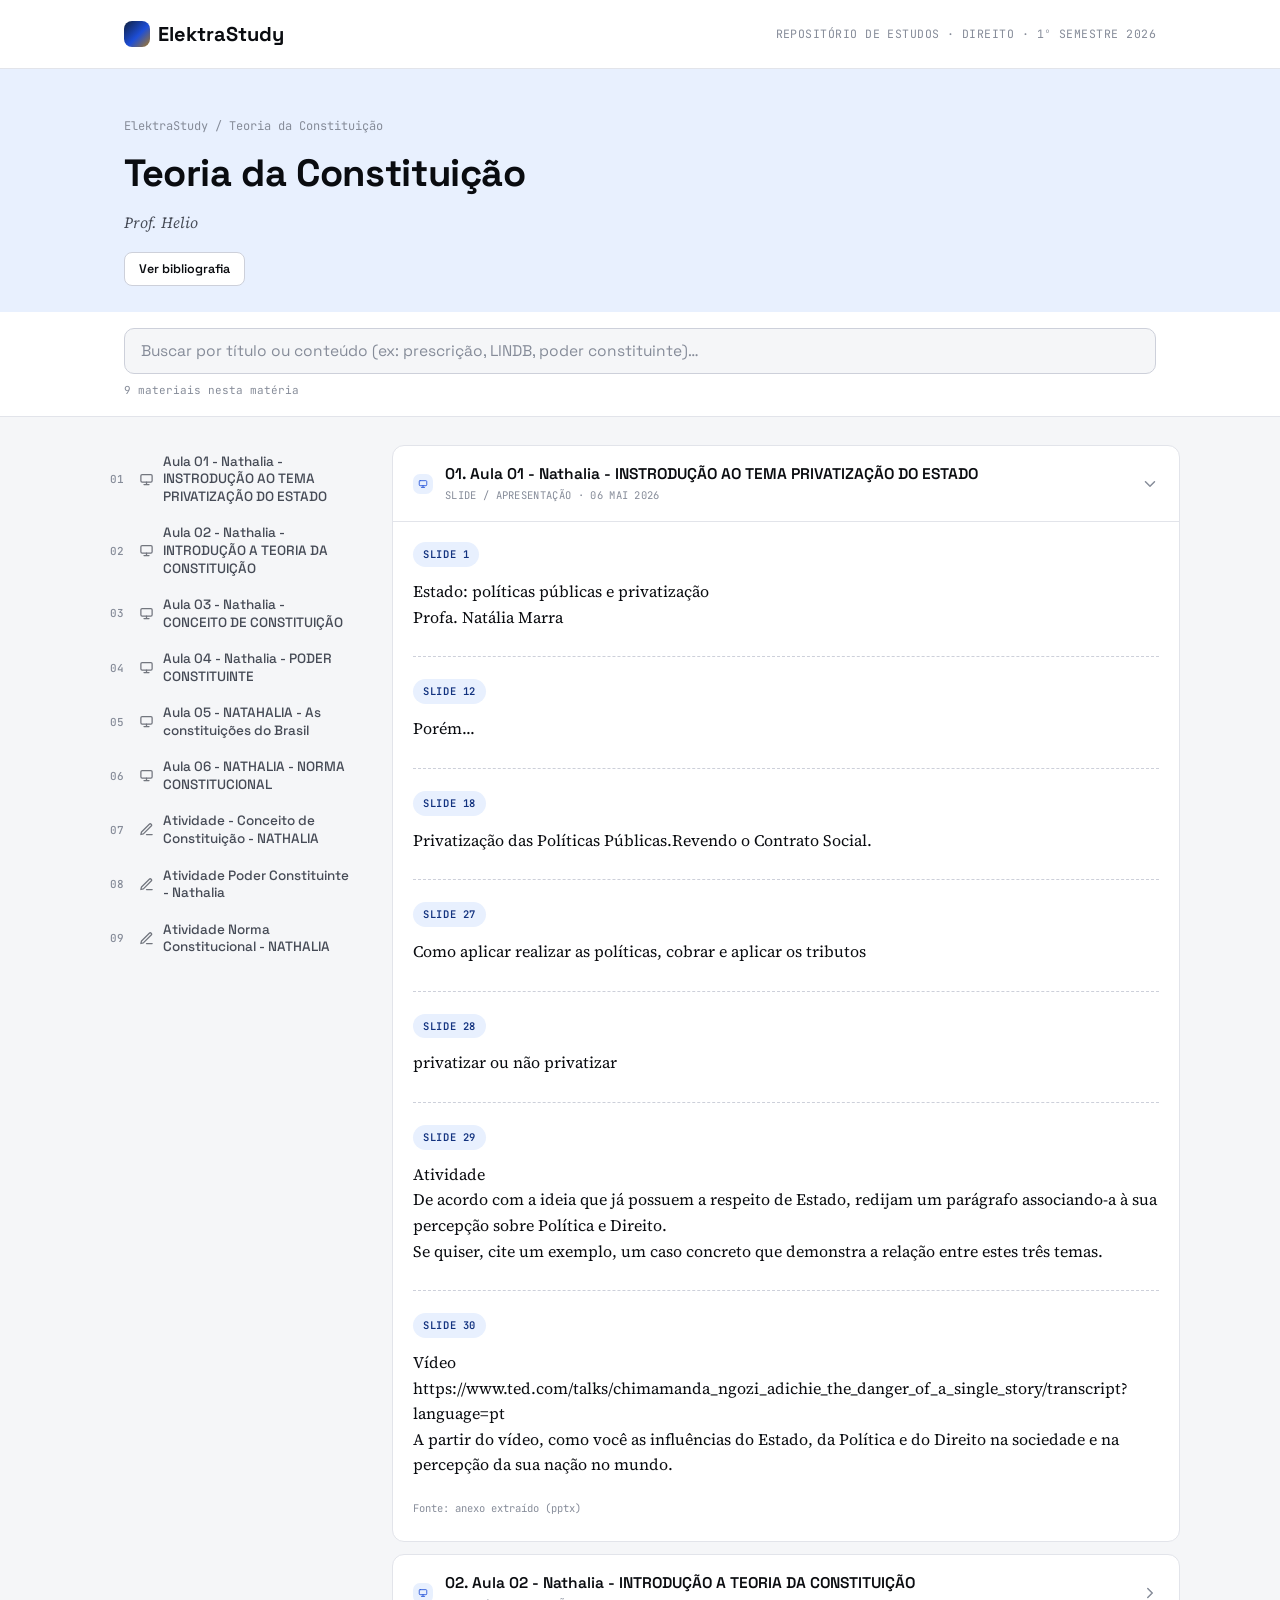
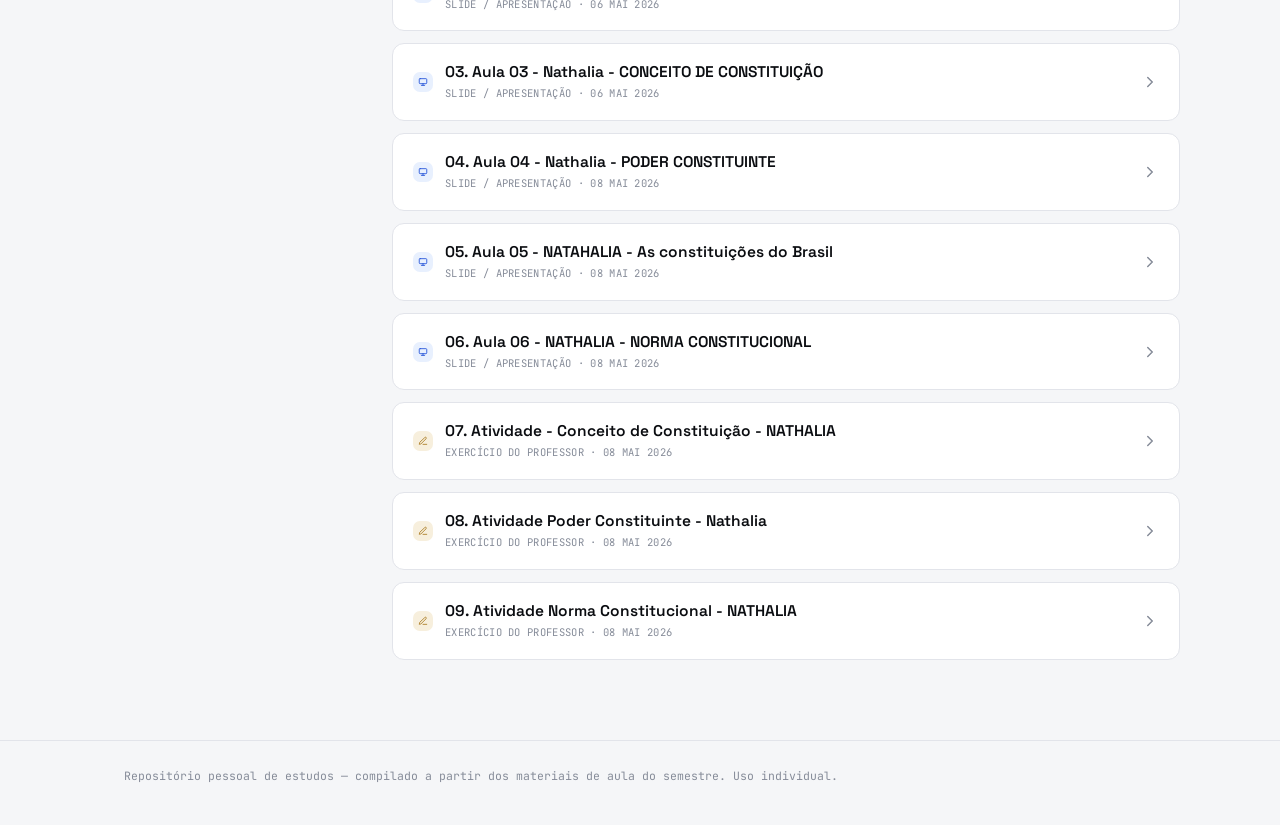
<file: materias/teoria-da-constituicao.html>
<!doctype html>
<html lang="pt-BR">
<head>
<meta charset="utf-8">
<meta name="viewport" content="width=device-width, initial-scale=1">
<title>Teoria da Constituição — ElektraStudy</title>
<meta name="description" content="Todo o conteúdo de aula de Teoria da Constituição, Prof. Helio.">
<link rel="stylesheet" href="../assets/style.css">
</head>
<body>
<header class="masthead">
  <div class="container">
    <a class="masthead-title" href="../index.html"><span class="mark"></span>ElektraStudy</a>
    <span class="masthead-meta">Repositório de Estudos · Direito · 1º Semestre 2026</span>
  </div>
</header>

<main>
  <section class="subject-hero const">
    <div class="container">
      <p class="breadcrumb"><a href="../index.html">ElektraStudy</a> / Teoria da Constituição</p>
      <h1>Teoria da Constituição</h1>
      <p class="subject-professor">Prof. Helio</p>
      <button class="bib-toggle" type="button">Ver bibliografia</button>
      <div class="bibliography">LENZA, Pedro. Direito Constitucional Esquematizado.
GAMBA, João Roberto Gorini. Teoria Geral do Estado e Ciência Política. 4. ed. Rio de Janeiro: Atlas, 2025.
PIOVESAN, Flávia. Temas de direitos humanos. 11. ed. São Paulo: Saraiva, 2018.
STRECK, Lênio Luiz. Jurisdição constitucional. 5. ed. São Paulo: GEN, 2018.
MASCARO, Alysson Leandro Barbate. Filosofia do Direito. 9. ed. São Paulo: Atlas, 2021.</div>
    </div>
  </section>

  <div class="search-wrap">
    <div class="container">
      <input class="search-input" id="search-input" type="text" placeholder="Buscar por título ou conteúdo (ex: prescrição, LINDB, poder constituinte)…" autocomplete="off">
      <div class="search-count" id="search-count"></div>
    </div>
  </div>

  <div class="container subject-layout">
    <nav class="toc-sidebar">
      <ul class="toc-list">
        <li><a href="#m1-aula-01-nathalia-instrodu-o-ao-tema-privatiza-o-"><span class="toc-idx">01</span><span class="toc-icon"><svg viewBox="0 0 24 24" fill="none" stroke="currentColor" stroke-width="2" stroke-linecap="round" stroke-linejoin="round"><rect x="3" y="4" width="18" height="12" rx="2"/><path d="M8 20h8M12 16v4"/></svg></span>Aula 01 - Nathalia - INSTRODUÇÃO AO TEMA PRIVATIZAÇÃO DO ESTADO</a></li><li><a href="#m2-aula-02-nathalia-introdu-o-a-teoria-da-constitui"><span class="toc-idx">02</span><span class="toc-icon"><svg viewBox="0 0 24 24" fill="none" stroke="currentColor" stroke-width="2" stroke-linecap="round" stroke-linejoin="round"><rect x="3" y="4" width="18" height="12" rx="2"/><path d="M8 20h8M12 16v4"/></svg></span>Aula 02 - Nathalia - INTRODUÇÃO A TEORIA DA CONSTITUIÇÃO</a></li><li><a href="#m3-aula-03-nathalia-conceito-de-constitui-o"><span class="toc-idx">03</span><span class="toc-icon"><svg viewBox="0 0 24 24" fill="none" stroke="currentColor" stroke-width="2" stroke-linecap="round" stroke-linejoin="round"><rect x="3" y="4" width="18" height="12" rx="2"/><path d="M8 20h8M12 16v4"/></svg></span>Aula 03 - Nathalia - CONCEITO DE CONSTITUIÇÃO</a></li><li><a href="#m4-aula-04-nathalia-poder-constituinte"><span class="toc-idx">04</span><span class="toc-icon"><svg viewBox="0 0 24 24" fill="none" stroke="currentColor" stroke-width="2" stroke-linecap="round" stroke-linejoin="round"><rect x="3" y="4" width="18" height="12" rx="2"/><path d="M8 20h8M12 16v4"/></svg></span>Aula 04 - Nathalia - PODER CONSTITUINTE</a></li><li><a href="#m5-aula-05-natahalia-as-constitui-es-do-brasil"><span class="toc-idx">05</span><span class="toc-icon"><svg viewBox="0 0 24 24" fill="none" stroke="currentColor" stroke-width="2" stroke-linecap="round" stroke-linejoin="round"><rect x="3" y="4" width="18" height="12" rx="2"/><path d="M8 20h8M12 16v4"/></svg></span>Aula 05 - NATAHALIA - As constituições do Brasil</a></li><li><a href="#m6-aula-06-nathalia-norma-constitucional"><span class="toc-idx">06</span><span class="toc-icon"><svg viewBox="0 0 24 24" fill="none" stroke="currentColor" stroke-width="2" stroke-linecap="round" stroke-linejoin="round"><rect x="3" y="4" width="18" height="12" rx="2"/><path d="M8 20h8M12 16v4"/></svg></span>Aula 06 - NATHALIA - NORMA CONSTITUCIONAL</a></li><li><a href="#m7-atividade-conceito-de-constitui-o-nathalia"><span class="toc-idx">07</span><span class="toc-icon"><svg viewBox="0 0 24 24" fill="none" stroke="currentColor" stroke-width="2" stroke-linecap="round" stroke-linejoin="round"><path d="M12 20h9"/><path d="M16.5 3.5a2.1 2.1 0 0 1 3 3L7 19l-4 1 1-4Z"/></svg></span>Atividade - Conceito de Constituição - NATHALIA</a></li><li><a href="#m8-atividade-poder-constituinte-nathalia"><span class="toc-idx">08</span><span class="toc-icon"><svg viewBox="0 0 24 24" fill="none" stroke="currentColor" stroke-width="2" stroke-linecap="round" stroke-linejoin="round"><path d="M12 20h9"/><path d="M16.5 3.5a2.1 2.1 0 0 1 3 3L7 19l-4 1 1-4Z"/></svg></span>Atividade  Poder Constituinte - Nathalia</a></li><li><a href="#m9-atividade-norma-constitucional-nathalia"><span class="toc-idx">09</span><span class="toc-icon"><svg viewBox="0 0 24 24" fill="none" stroke="currentColor" stroke-width="2" stroke-linecap="round" stroke-linejoin="round"><path d="M12 20h9"/><path d="M16.5 3.5a2.1 2.1 0 0 1 3 3L7 19l-4 1 1-4Z"/></svg></span>Atividade  Norma Constitucional - NATHALIA</a></li>
      </ul>
    </nav>
    <div class="materials">
      
      <details class="material" id="m1-aula-01-nathalia-instrodu-o-ao-tema-privatiza-o-" data-type="slide" open>
        <summary>
          <span class="type-icon"><svg viewBox="0 0 24 24" fill="none" stroke="currentColor" stroke-width="2" stroke-linecap="round" stroke-linejoin="round"><rect x="3" y="4" width="18" height="12" rx="2"/><path d="M8 20h8M12 16v4"/></svg></span>
          <span class="summary-text">
            <h2>01. Aula 01 - Nathalia - INSTRODUÇÃO AO TEMA PRIVATIZAÇÃO DO ESTADO</h2>
            <span class="summary-meta">Slide / Apresentação · 06 mai 2026</span>
          </span>
          <svg class="chevron" viewBox="0 0 24 24" fill="none" stroke="currentColor" stroke-width="2" stroke-linecap="round" stroke-linejoin="round"><path d="M9 6l6 6-6 6"/></svg>
        </summary>
        <div class="material-body">
          <div class="material-content"><div class="slide-block"><span class="slide-marker">Slide 1</span><p>Estado: políticas públicas e privatização<br>Profa. Natália Marra</p></div><div class="slide-block"><span class="slide-marker">Slide 12</span><p>Porém...</p></div><div class="slide-block"><span class="slide-marker">Slide 18</span><p>Privatização das Políticas Públicas.Revendo o Contrato Social.</p></div><div class="slide-block"><span class="slide-marker">Slide 27</span><p>Como aplicar realizar as políticas, cobrar e aplicar os tributos</p></div><div class="slide-block"><span class="slide-marker">Slide 28</span><p>privatizar ou não privatizar</p></div><div class="slide-block"><span class="slide-marker">Slide 29</span><p>Atividade<br>De acordo com a ideia que já possuem a respeito de Estado, redijam um parágrafo associando-a à sua percepção sobre Política e Direito.<br>Se quiser, cite um exemplo, um caso concreto que demonstra a relação entre estes três temas.</p></div><div class="slide-block"><span class="slide-marker">Slide 30</span><p>Vídeo<br>https://www.ted.com/talks/chimamanda_ngozi_adichie_the_danger_of_a_single_story/transcript?language=pt<br>A partir do vídeo, como você as influências do Estado, da Política e do Direito na sociedade e na percepção da sua nação no mundo.</p></div></div>
          <div class="material-sources">Fonte: anexo extraído (pptx)</div>
        </div>
      </details>
      <details class="material" id="m2-aula-02-nathalia-introdu-o-a-teoria-da-constitui" data-type="slide">
        <summary>
          <span class="type-icon"><svg viewBox="0 0 24 24" fill="none" stroke="currentColor" stroke-width="2" stroke-linecap="round" stroke-linejoin="round"><rect x="3" y="4" width="18" height="12" rx="2"/><path d="M8 20h8M12 16v4"/></svg></span>
          <span class="summary-text">
            <h2>02. Aula 02 - Nathalia - INTRODUÇÃO A TEORIA DA CONSTITUIÇÃO</h2>
            <span class="summary-meta">Slide / Apresentação · 06 mai 2026</span>
          </span>
          <svg class="chevron" viewBox="0 0 24 24" fill="none" stroke="currentColor" stroke-width="2" stroke-linecap="round" stroke-linejoin="round"><path d="M9 6l6 6-6 6"/></svg>
        </summary>
        <div class="material-body">
          <div class="material-content"><div class="slide-block"><span class="slide-marker">Slide 1</span><p>Introdução à Teoria da Constituição<br>Profa. Dra. Natália Marra</p></div><div class="slide-block"><span class="slide-marker">Slide 3</span><p>Estado Democrático de Direito<br>Estado subordinado à lei e à Constituição, elaborada e promulgada livremente pelo povo.</p></div><div class="slide-block"><span class="slide-marker">Slide 4</span><p>Democracia<br>Regime político adotado<br>Titularidade do poder na mão do povo<br>Elementos de democracia direta: plebiscito, referendo, iniciativa popular<br>Voto direto, secreto, universal e periódico.<br>Princípios: Maioria, Igualdade e Liberdade</p></div><div class="slide-block"><span class="slide-marker">Slide 5</span><p>Divisão de poderes<br>Independentes e harmônicos entre si.<br>Competências previstas na CF/88</p></div><div class="slide-block"><span class="slide-marker">Slide 6</span><p>Poder Legislativo<br>Criar leis que garantam direitos</p></div><div class="slide-block"><span class="slide-marker">Slide 8</span><p>Poder Executivo<br>Administrar o Estado</p></div><div class="slide-block"><span class="slide-marker">Slide 9</span><p>Poder Judiciário<br>Função Jurisdicional<br>Julgar, de acordo com as leis criadas pelo Poder Legislativo e de acordo com as regras constitucionais do país.</p></div><div class="slide-block"><span class="slide-marker">Slide 10</span><p>PARTICIPAÇÃO POLÍTICA<br>Pluralismo Político<br>Pluripartidarismo<br>Livre formação político-ideológica e filosófica</p></div><div class="slide-block"><span class="slide-marker">Slide 11</span><p>Partipação nas Políticas Públicas</p></div><div class="slide-block"><span class="slide-marker">Slide 12</span><p>Partipação nas Políticas Públicas: Exemplo<br>Segurança Pública<br>dever do Estado”<br>“direito e responsabilidade de todos”<br>“preservação da ordem pública e da incolumidade das<br>pessoas e do patrimônio”.</p></div><div class="slide-block"><span class="slide-marker">Slide 13</span><p>Caso: debate<br>Quais são os limites da liberdade de imprensa?<br>A grande repercussão dos vazamentos de conversas do ex-juiz e atual ministro da Justiça, Sergio Moro, e membros da força-tarefa da Operação Lava Jato, gerou um intenso debate no sociedade sobre os aspectos legais relacionados ao processo da Lava Jato, mas também sobre a legitimidade das próprias publicações que revelaram os diálogos de autoridades.<br>O advogado Rofis Elias Filho, observou que, caso os diálogos revelados pelo site The Intercept Brasil sejam autênticos, não houve qualquer irregularidade na publicação das conversas.<br>&quot;A imprensa é livre, ela pode e deve fazer o que está fazendo, de trazer a público esses diálogos, desde que sejam veradadeiros. Agora, se não for verdade o que está sendo levantado, aí sim pode ter uma implicação criminal. Mas a princípio o Intercept não cometeu nenum tipo de irregularidade&quot;, argumentou.</p></div><div class="slide-block"><span class="slide-marker">Slide 14</span><p>A CF/88 assegura à imprensa e ao jornalista em si uma &quot;liberdade praticamente irrestrita desde que você vincule informações verdadeiras e você não ofenda a moral e a honra de ninguém&quot;.<br>O prof., Fábio Carvalho Leite, disse que o &quot;direito brasileiro infelizmente não tem muitas regras sobre limites à liberdade de imprensa  e de expressão em geral&quot;. De acordo com ele, &quot;há uma crença generalizada de que essas situações devem ser julgadas a partir da ponderação casuística, a partir de dispositivos vagos: liberdade de expressão e de imprensa, direito à honra, à imagem e à privacidade e intimidade&quot;.<br>&quot;Quanto aos casos em que se discute se houve ou não violação à honra de alguém em razão de reportagem jornalística, o cenário é bastante confuso, justamente porque não há regras claras para solucionar o conflito. Os dispositivos constitucionais que tutelam a liberdade de expressão, o direito à informação e a inviolabilidade dos direitos da personalidade [art. 5, IV, V, IX, X, XIV da Constituição] não definem até onde vão esses direitos, o que é normal em dispositivos constitucionais&quot;, acrescentou.</p></div><div class="slide-block"><span class="slide-marker">Slide 16</span><p>Caso Sealand e Ilha das Rosas</p></div><div class="slide-block"><span class="slide-marker">Slide 17</span><p>Atividade<br>Construção de um glossário com os principais termos relacionados ao conceito e à classificação das constituições.</p></div></div>
          <div class="material-sources">Fonte: anexo extraído (ppt (convertido p/ pptx))</div>
        </div>
      </details>
      <details class="material" id="m3-aula-03-nathalia-conceito-de-constitui-o" data-type="slide">
        <summary>
          <span class="type-icon"><svg viewBox="0 0 24 24" fill="none" stroke="currentColor" stroke-width="2" stroke-linecap="round" stroke-linejoin="round"><rect x="3" y="4" width="18" height="12" rx="2"/><path d="M8 20h8M12 16v4"/></svg></span>
          <span class="summary-text">
            <h2>03. Aula 03 - Nathalia - CONCEITO DE CONSTITUIÇÃO</h2>
            <span class="summary-meta">Slide / Apresentação · 06 mai 2026</span>
          </span>
          <svg class="chevron" viewBox="0 0 24 24" fill="none" stroke="currentColor" stroke-width="2" stroke-linecap="round" stroke-linejoin="round"><path d="M9 6l6 6-6 6"/></svg>
        </summary>
        <div class="material-body">
          <div class="material-content"><div class="slide-block"><span class="slide-marker">Slide 1</span><p>Conceito de Constituição<br>Profa. Dra. Natália Marra</p></div><div class="slide-block"><span class="slide-marker">Slide 2</span><p>Roteiro<br>Conceito de Constituição<br>Constitucionalismo<br>Elementos Constitucionais: político, jurídico e sociológico.<br>Força Normativa da Constituição<br>Classificação da Constituição</p></div><div class="slide-block"><span class="slide-marker">Slide 3</span><p>Constituição<br>É a organização<br>Jurídica<br>fundamental<br>de um<br>Estado.</p></div><div class="slide-block"><span class="slide-marker">Slide 4</span><p>A constituição do Estado, considerada sua lei fundamental, seria, então, a organização dos seus elementos essenciais: um sistema de normas jurídicas, escritas ou costumeiras, que regula a forma do Estado, a forma de seu governo, o modo de aquisição e o exercício do poder, o estabelecimento de seus órgãos, os limites de sua ação, os direitos fundamentais do homem e as respectivas garantias. (José Afonso da Silva, Curso de Direito Constitucional Positivo, 11ª edição, editora Malheiros, 1996, p. 42)</p></div><div class="slide-block"><span class="slide-marker">Slide 5</span><p>Constitucionalismo<br>busca do modelo constitucional mais próximo do ideal<br>limitar o poder dos governantes<br>técnica de limitação do poder com fins garantísticos.</p></div><div class="slide-block"><span class="slide-marker">Slide 6</span><p>Origens da Constituição<br>Antiguidade Oriental<br>Sedentarismo<br>Civilizações: egípcia; mesopotâmica; persa; fenícia; hebraica<br>Lei do Senhor<br>Profetas controlavam o exercício do poder</p></div><div class="slide-block"><span class="slide-marker">Slide 7</span><p>Antiguidade<br>Aristóteles, o Poder de duas formas:<br>Normal (pura): pessoa sobe ao Poder para atender aos desejos da sociedade, detentora primária dele;<br>Anormal (impura): pessoa sobe ao Poder com o intuito de resolver seus próprios problemas e acaba se esquecendo da sociedade.</p></div><div class="slide-block"><span class="slide-marker">Slide 9</span><p>Antiguidade Clássica<br>Civilizações Grega e Romana<br>Democracia de Atenas (Cidades-Estado)<br>Distribuição de funções</p></div><div class="slide-block"><span class="slide-marker">Slide 10</span><p>Absolutismo<br>Regimes despóticos<br>Não respondiam a um diploma legal<br>Não atendiam ao princípio constitucional</p></div><div class="slide-block"><span class="slide-marker">Slide 11</span><p>Constitucionalismo Clássico<br>O poder político tem que ser legalmente limitado<br>Constituição Norte-Americada 1787<br>Revolução Francesa 1789 (reconstruir o Estado)<br>Revolução Inglesa 1688 (evolução a partir do que tem) Empirismo</p></div><div class="slide-block"><span class="slide-marker">Slide 12</span><p>Constitucionalismo Clássico<br>Limitar o Poder do Estado<br>Preservar as liberdades<br>INDIVIDUAIS (propriedade,<br>economia)<br>Não interferência na vida<br>privada<br>Liberalismo</p></div><div class="slide-block"><span class="slide-marker">Slide 13</span><p>Constitucionalismo Moderno<br>Registrar por escrito o documento fundamental do povo.<br>Publicidade<br>Clareza<br>Documento Unificado<br>Compreensão do poder<br>“Dever ser”</p></div><div class="slide-block"><span class="slide-marker">Slide 14</span><p>Constitucionalismo Moderno<br>Direitos SOCIAIS (bem estar)<br>Constituições de Weimar 1919 e Mexicana 1917<br>Conteúdo político, sociológico e jurídico</p></div><div class="slide-block"><span class="slide-marker">Slide 15</span><p>Constitucionalismo Inglês<br>1215 Carta Magna: limitou o poder do Estado e declarou direitos da pessoa<br>Rei, Câmara dos Lordes, Câmara dos Comuns<br>É texto constitucional Material, não formal.<br>Poder Constituinte permanente</p></div><div class="slide-block"><span class="slide-marker">Slide 16</span><p>Constitucionalismo Inglês<br>Contribuiu para o Constitucionalismo Norte-Americano<br>Força do Juiz: o judiciário constrói a norma justa aplicável</p></div><div class="slide-block"><span class="slide-marker">Slide 17</span><p>Constitucionalismo Norte-Americano<br>Poder Constituinte Originário<br>Texto formal e principiológico<br>Codificado, rígido e sintético<br>Judiciário Constrói e reconstrói a Interpretação</p></div><div class="slide-block"><span class="slide-marker">Slide 18</span><p>Constitucionalismo Norte-Americano<br>Originou:<br>Presidencialismo<br>Federalismo<br>Controle Difuso de Constitucionalidade<br>Freios e Contra-pesos<br>Suprema Corte</p></div><div class="slide-block"><span class="slide-marker">Slide 19</span><p>Neoconstitucionalismo<br>Superação do positivismo puro.<br>Pós Positivismo.<br>Construção de um direito democraticamente produzido, sob o signo de uma constituição normativa.<br>Avanço sobre o Estado de Direito para o Estado Democrático de Direito.<br>Avanço das normas absolutas para a reflexão sobre regras, valores e direito.</p></div><div class="slide-block"><span class="slide-marker">Slide 20</span><p>Positivismo<br>Ronald Dworkin (2002, p. 41): o sistema positivista é formado unicamente por regras, que respeitam o processo de aplicação binário do tudo ou nada.<br>A interpretação jurídica no sistema positivista, é objetiva e axiologicamente neutra, compreendendo apenas juízos de validade e não juízos de valor (BOBBIO, 1995, p. 135). O seu processo é puramente mecânico.</p></div><div class="slide-block"><span class="slide-marker">Slide 21</span><p>Pós-positivismo<br>Após Segunda Guerra Mundial e o Holocausto é iniciada uma discussão sobre o poder exercido pela lei.<br>Pouco importava se esta violava ou não os valores humanos mais caros, não havia limites para a lei.<br>Necessidade de limitar o poder estatal pela efetivação dos direitos fundamentais.<br>Aproximar a Moral do Direito.</p></div><div class="slide-block"><span class="slide-marker">Slide 22</span><p>Elementos Constitucionais<br>Político<br>Jurídico<br>Sociológico</p></div><div class="slide-block"><span class="slide-marker">Slide 23</span><p>Conceito Político (Carl Smitt)<br>Leis constitucionais x Constituição<br>Constituição dispõe sobre as matérias de relevância jurídica e sobre as decisões políticas fundamentais<br>As demais normas integrantes do texto da Constituição são leis constitucionais.<br>Construção da Unidade Política do Estado</p></div><div class="slide-block"><span class="slide-marker">Slide 24</span><p>A Constituição é superior aos direitos<br>Direitos não são aptos a construir a unidade política do Estado, enfraquecem a unidade, contrapondo o interesse da liberdade individual apolítica.</p></div><div class="slide-block"><span class="slide-marker">Slide 25</span><p>Conceito Jurídico (Hans Kelsen)<br>Lógico-jurídico: norma fundamental hipotética, fundamenta a Constituição positiva. Meramente formal.<br>Jurídico-positivo: norma positiva suprema, conjunto de normas que regula a criação de outras normas, sem qualquer consideração de cunho sociológico, político ou filosófico. Seu fundamento é a norma fundamental hipotética.<br>Norma pura, puro dever de ser.</p></div><div class="slide-block"><span class="slide-marker">Slide 26</span><p>Conceito Sociológico (Ferdinand Lassale)<br>relação entre os fatos sociais dentro do Estado<br>Constituição Real (efetiva): corresponde à soma dos fatores reais de poder<br>Constituição Escrita:“folha de papel”, que só tem validade se corresponde à Constituição real<br>Em eventual conflito, a Constituição escrita sucumbiria perante a Constituição real, em virtude da força dos fatores reais de poder (grupos dominantes).</p></div><div class="slide-block"><span class="slide-marker">Slide 27</span><p>Deve haver um equilíbrio entre os elementos políticos, sociais e jurídicos.</p></div><div class="slide-block"><span class="slide-marker">Slide 28</span><p>Força Normativa da Constituição<br>A Constituição pode ser mera folha de papel?</p></div><div class="slide-block"><span class="slide-marker">Slide 29</span><p>Condições para a força normativa (Konrad Hesse)</p><ul><li>UMA ADAPTAÇÃO MÚTUA ENTRE A CONSTITUIÇÃO JURÍDICA E A REALIDADE POLÍTICO-SOCIAL a norma não tem existência autônoma</li></ul></div><div class="slide-block"><span class="slide-marker">Slide 30</span><p>Condições para a força normativa</p><ul><li>DEVEM SER PRESUMIDOS OS LIMITES E AS POSSIBILIDADES DE ATUAÇÃO DA CONSTITUIÇÃO JURÍDICA. A compreensão das possibilidades e limites somente pode resultar da relação da CONSTITUIÇÃO JURÍDICA com a REALIDADE.  Se passa disso, extrapola o limite</li></ul></div><div class="slide-block"><span class="slide-marker">Slide 31</span><ul><li>DEVERÃO SER INVESTIGADOS OS PROPÓSITOS E A EFICÁCIA DA CONSTITUIÇÃO: Condizer com a realidade e com elemento normativo (ordenar e ajusta a realidade política e social) Estar disposta a modificações. Ser adequada e justa, para ter apoio. Colocar na prática e respeitar. Ter Princípios fundamentais inflexíveis. A interpretação adequada é aquela que consegue concretizar o sentido do enunciado normativo dentro das condições reais dominantes numa determinada situação.</li></ul></div><div class="slide-block"><span class="slide-marker">Slide 34</span><p>Atividade:<br>Qual o conceito de Constituição Ideal para você?<br>Redija um parágrafo.</p></div><div class="slide-block"><span class="slide-marker">Slide 35</span><p>Classificação Geral<br>Conteúdo: Formal ou Material<br>Forma: Escrita ou Não Escrita<br>Elaboração: Histórica ou Dogmática<br>Origem: Promulgada, Outorgada ou Pactuada.<br>Extensão: Analítica (Prolixa) ou Concisa (Sintética)</p></div><div class="slide-block"><span class="slide-marker">Slide 36</span><p>Classificação Geral<br>Estabilidade/Mutabilidade: Flexível,Rígida, Semi-Rígida, Imutável.<br>Função: Garantia, Balanço, Dirigente.<br>Ideologia: Ortodoxa ou Eclética<br>Quanto à relação entre as normas constitucionais e a realidade política (positividade – real aplicação): Normativa, Semântica, Nominalista.</p></div><div class="slide-block"><span class="slide-marker">Slide 37</span><p>Quanto ao Conteúdo<br>Formal:<br>regras formalmente constitucionais<br>texto votado pela Assembléia Constituinte<br>estão inseridas no texto constitucional<br>hierarquicamente superior ao conjunto de leis comuns<br>Material:<br>regras materialmente constitucionais<br>conjunto de regras de matéria de natureza constitucional, relacionadas ao poder<br>esteja no texto constitucional ou fora dele.</p></div><div class="slide-block"><span class="slide-marker">Slide 38</span><p>Material: não admite como constitucional qualquer outra matéria que não tenha conteúdo essencialmente constitucional.<br>Normas que realmente devem fazer parte do texto de uma Constituição, diferente de outras, que só estão na Constituição por uma opção política, mas ficariam bem nas leis ordinárias.</p></div><div class="slide-block"><span class="slide-marker">Slide 39</span><p>Quanto à Forma<br>Escrita:<br>Constituição codificada e sistematizada num texto único, escrito, elaborado por um órgão constituinte.<br>Pode ser sintética como a Constituição dos Estados Unidos ou  analítica  como a Constituição do Brasil.<br>Não Escrita:<br>Costumeira, ou consuetudinária<br>As normas não constam de um documento único, mas se baseiam nos costumes, na jurisprudência, em convenções e em textos esparsos.<br>Até o século XVIII preponderavam as Constituições costumeiras, como a Inglesa</p></div><div class="slide-block"><span class="slide-marker">Slide 40</span><p>Quanto à Elaboração<br>Dogmática:<br>Sistematizada em um texto único, elaborado por um órgão constituinte (escrita).<br>Consagra certos dogmas da ciência política e do Direito<br>Pode ser:  ortodoxa (segue uma só linha de raciocínio)  e eclética (não há um fio condutor)<br>Histórica:<br>Resultante de lenta formação histórica, do lento evoluir das tradições, dos fatos sócio-políticos, que se cristalizam como normas fundamentais da organização de determinado Estado.</p></div><div class="slide-block"><span class="slide-marker">Slide 41</span><p>A Constituição ESCRITA é sempre DOGMÁTICA.<br>A Constituição NÃO ESCRITA é sempre HISTÓRICA.<br>A Inglaterra tem uma constituição não escrita e  normas materialmente constitucionais que são escritas.<br>Tem como característica diferenciadora que os textos escritos não estão reunidos, não são codificados, são esparsos e se eternizam no tempo.</p></div><div class="slide-block"><span class="slide-marker">Slide 42</span><p>Quanto à Origem (processos de positivação)<br>Promulgada:<br>Processo de positivação: por convenção, são votadas, originam de um órgão constituinte.<br>Ex.: Constituição de 1891, 1934, 1946, 1988.<br>Populares ou “democráticas”.<br>Sistemas Representativo, Presidencialista e Parlamentarista.<br>Outorgada:<br>O processo de positivação decorre de ato de força.<br>São impostas,  decorrem do sistema autoritário.<br>São as elaboradas sem a participação do povo.<br>Ex.: Constituição de 1824, 1937, 1967, 1969.<br>Pactuada:<br>Os poderosos pactuavam um texto constitucional.</p></div><div class="slide-block"><span class="slide-marker">Slide 43</span><p>Quanto à Estabilidade/ Mutabilidade<br>Imutável:<br>Constituições onde são vedadas quaisquer alterações.<br>Se tornam relíquias históricas.<br>Rígida:<br>permite  que a constituição seja mudada, mas depende de um procedimento solene<br>Emenda Constitucional exige 3/5 dos membros do Congresso Nacional para que seja aprovada.<br>A rigidez é caracterizada por um processo de aprovação mais formal do que o processo de aprovação de lei ordinária.</p></div><div class="slide-block"><span class="slide-marker">Slide 44</span><p>Flexível (Plástica):<br>o procedimento de modificação não tem qualquer diferença do procedimento comum de lei ordinária.<br>Ex.:  as constituições não escritas, na sua parte escrita elas são flexíveis.<br>Semi-rígida:<br>Aquela em que o processo de modificação só é rígido na parte materialmente constitucional<br>É flexível na parte formalmente constitucional.</p></div><div class="slide-block"><span class="slide-marker">Slide 45</span><p>Quanto à Função<br>Garantia:<br>Preocupa especialmente em proteger os direitos individuais frente aos demais indivíduos e especialmente ao Estado.<br>Impõe limites à atuação do Estado na esfera privada e estabelece ao Estado o dever de não-fazer.<br>Balanço:<br>Reflexo da realidade<br>Representa o “Balanço” da evolução do Estado, o reflexo das forças sociais que estruturam o Poder (conceito sociológico de Lassale).<br>Seu conteúdo se contrapõe à dirigente.<br>A constituição que mostra a realidade social.<br>Constituição do SER.<br>URSS</p></div><div class="slide-block"><span class="slide-marker">Slide 46</span><p>Dirigente:<br>Programática ou Compromissória.<br>A constituição não apenas organiza o poder como também define a atuação governamental por meio de programas vinculantes.<br>Contém um conjunto de normas constitucionais de princípio programático, com programas a serem desenvolvidos ulteriormente pela atividade dos legisladores ordinários.<br>Constituição do Dever Ser</p></div><div class="slide-block"><span class="slide-marker">Slide 47</span><p>Quanto à relação entre as normas constitucionais e a realidade política<br>Semântica:<br>Disfarce de um Estado autoritário.<br>Normativa:<br>A dinâmica do poder se submete efetivamente à regulamentação normativa.<br>Nesta modalidade a constituição é obedecida na íntegra, como ocorre com a constituição americana.<br>Nominalista:<br>Entre a normativa e a semântica<br>Quando um Estado passa de autoritário para de direito<br>A Constituição de 1988 nasceu com expectativa de deixar de ser nominalista para ser normativa.<br>Na realidade isto não está ocorrendo, pelo contrário, a classe política, em especial, vem descumprindo absurdamente a constituição.</p></div><div class="slide-block"><span class="slide-marker">Slide 48</span><p>Atividade<br>Classifique a Constituição Federal de 1988.</p></div><div class="slide-block"><span class="slide-marker">Slide 49</span><p>Classificação CF/88<br>Escrita<br>Analítica<br>Dogmática<br>Eclética<br>Promulgada<br>Rígida<br>Garantia e Dirigente<br>Nominalista.</p></div><div class="slide-block"><span class="slide-marker">Slide 50</span><p>Atividade<br>1 - charges conceito constituição</p></div><div class="slide-block"><span class="slide-marker">Slide 51</span><p>Atividade<br>Busca ativa por decisões do STF que indiquem a superioridade da norma constitucional.</p></div></div>
          <div class="material-sources">Fonte: anexo extraído (ppt (convertido p/ pptx))</div>
        </div>
      </details>
      <details class="material" id="m4-aula-04-nathalia-poder-constituinte" data-type="slide">
        <summary>
          <span class="type-icon"><svg viewBox="0 0 24 24" fill="none" stroke="currentColor" stroke-width="2" stroke-linecap="round" stroke-linejoin="round"><rect x="3" y="4" width="18" height="12" rx="2"/><path d="M8 20h8M12 16v4"/></svg></span>
          <span class="summary-text">
            <h2>04. Aula 04 - Nathalia - PODER CONSTITUINTE</h2>
            <span class="summary-meta">Slide / Apresentação · 08 mai 2026</span>
          </span>
          <svg class="chevron" viewBox="0 0 24 24" fill="none" stroke="currentColor" stroke-width="2" stroke-linecap="round" stroke-linejoin="round"><path d="M9 6l6 6-6 6"/></svg>
        </summary>
        <div class="material-body">
          <div class="material-content"><div class="slide-block"><span class="slide-marker">Slide 1</span><p>Poder Constituinte<br>Profa. Dra. Natália Marra</p></div><div class="slide-block"><span class="slide-marker">Slide 2</span><p>Roteiro<br>Poder Constituinte: conceito<br>Teoria de Sieyes<br>Poder Constituinte Originário<br>Poder Constituinte Derivado<br>Poder Constituinte Decorrente<br>Poder Constituinte Difuso<br>Efeitos da mudança na ordem constitucional</p></div><div class="slide-block"><span class="slide-marker">Slide 3</span><p>A quem cabe a elaboração da Constituição de um Estado?</p></div><div class="slide-block"><span class="slide-marker">Slide 4</span><p>Poder Constituinte<br>Poder social que estabelece as bases políticas e normativas do Estado.<br>É o poder de constituir o Estado.<br>Elabora e promulga a Constituição, que cria e regulamenta o Estado.</p></div><div class="slide-block"><span class="slide-marker">Slide 5</span><p>Poder Constituinte<br>Influência Europa Continental e EUA<br>Inglaterra: constitucionalismo porém sem criar novo Estado<br>Revolução Francesa (1789): superação de velhas teorias que determinavam a origem divina do poder.</p></div><div class="slide-block"><span class="slide-marker">Slide 6</span><p>Poder Constituinte<br>Função do povo expressar sua vontade.<br>A assembléia só pode definir o que o povo por si definiria.<br>Constituição: certificado da vontade política do povo nacional.</p></div><div class="slide-block"><span class="slide-marker">Slide 7</span><p>Teoria de Sieyes<br>França com grande débito orçamentário.<br>Aumento tributário pedido por Luiz XVI.<br>Terceiro Estado desprivilegiado x Clero e Nobreza.<br>Sieyes propos a igualdade de direitos<br>Identidade nacional está no povo, Clero e Nobreza representavam uma minoria.</p></div><div class="slide-block"><span class="slide-marker">Slide 8</span><p>Teoria de Sieyes<br>Poder Constituinte<br>Superior, precede qualquer outro poder.<br>Não tem limites definidos por nenhuma outra ordem estabelecida.<br>Poder Legislativo<br>Poder delegado,  deriva do constituinte e pode ser por esse modificado.<br>Legitimado e regulamentado pelo Constituinte.</p></div><div class="slide-block"><span class="slide-marker">Slide 9</span><p>Poder Constituinte<br>Poder originário, soberano e de primeito grau, capaz de romper com a ordem anterior e criar uma ordem jurídica constitucional.</p></div><div class="slide-block"><span class="slide-marker">Slide 10</span><p>&quot;Essa será a Constituição cidadã, porque recuperará como cidadãos milhões de brasileiros, vítimas da pior das discriminações: a miséria [...] O povo nos mandou aqui para fazê-la, não para ter medo. Viva a Constituição de 1988! Viva a vida que ela vai defender e semear!&quot;. Ulysses Guimarães, presidente da Assembléia Nacional Constituinte encerrando os trabalhos. 27 de julho de 1988</p></div><div class="slide-block"><span class="slide-marker">Slide 11</span><p>Poder Constituinte Originário<br>Sua instalação gera a ruptura da Ordem Constituicional interna<br>Inicial, ilimitado e incondicionado<br>Possível toda e qualquer organização política e jurídica<br>A Constituição deve ser forte para que somente a força do povo possa renová-la através do ser poder constituinte originário.</p></div><div class="slide-block"><span class="slide-marker">Slide 12</span><p>Poder Constituinte Originário<br>Limites: ordem moral e humanitária, convenções e tratados internacionais<br>Legitimidade: democracia popular</p></div><div class="slide-block"><span class="slide-marker">Slide 13</span><p>Os ecos da constituinte chilena no Brasil<br>3 de novembro de 2020, 13h36<br>Por Glauco Salomão Leite, Gustavo Ferreira Santos, João Paulo Allain Teixeira e Marcelo Labanca<br>A América Latina tem se apresentado como um espaço privilegiado para a compreensão das relações entre Direito e sociedade. Recentemente, os chilenos disseram, claramente, que querem uma nova Constituição. Em uma consulta popular com ampla participação, o &quot;sim&quot; obteve quase 80% de apoio. Com isso, é disparado um processo constituinte, que deve mobilizar o país nos próximos dois anos. Em abril, serão eleitos representantes exclusivamente para redigir uma nova constituição. Essa assembleia constituinte terá até um ano para realizar o seu trabalho que, encerrado, será submetido a referendo popular.</p></div><div class="slide-block"><span class="slide-marker">Slide 14</span><p>Desde a redemocratização, o Chile conhece alguma forma de discussão sobre o exercício do poder constituinte. O caminho escolhido em 1988, o da reforma da Constituição de 1980, tinha suas evidentes limitações. Alguns anos após a reforma constitucional de 1989, já se começou a falar em nova constituinte.<br>No segundo semestre de 2019, explodiram protestos por todo o Chile. Originariamente, eram protestos de estudantes contra o aumento da tarifa do metrô de Santiago. Com a forte repressão policial, os protestos se espalharam pelo país e foram incorporadas outras reivindicações, principalmente em torno de problemas sociais que exigem uma atuação do Estado e que hoje, no Chile, é limitada. Os manifestantes pediram uma nova Constituição, com direitos sociais e deveres de prestação de serviços pelo Estado.</p></div><div class="slide-block"><span class="slide-marker">Slide 15</span><p>No início, a reação do governo foi apostar na repressão. A pressão chegou a um ponto tal que só havia o caminho da negociação e uma das consequências foi submeter à consulta popular a decisão sobre fazer ou não uma nova constituição.<br>O processo constituinte chileno promete abrir um novo capítulo no constitucionalismo latino-americano, que já se mostrou inventivo com as experiências de Equador e Bolívia, que viveram, em 2008 e 2009, respectivamente, processos constituintes que resultaram em Constituições muito abertas ao pluralismo. No caso chileno, destacamos a força dos movimentos populares como o movimento indígena, o movimento de estudantes e o movimento de mulheres, que garantiram pela primeira vez na região uma Assembleia Constituinte com paridade de gênero.</p></div><div class="slide-block"><span class="slide-marker">Slide 16</span><p>É inevitável comparar o estallido social chileno com as jornadas de junho, ocorridas em 2013 no Brasil, mas são experiências diferentes, principalmente quanto ao encaminhamento e desfecho de ambos os processos de manifestação popular. No Brasil, as jornadas de junho, incialmente com grande poder emancipatório, logo foram capturadas por grupos políticos específicos e instrumentalizadas para um processo de solapamento da própria democracia, sob o pretexto de um &quot;pseudocombate&quot; à corrupção.<br>No Chile, o mal-estar social indica claramente o desconforto com a permanência dos &quot;enclaves autoritários&quot; da Constituição de Pinochet, a despeito das inúmeras reformas nela operadas. Não deixa de ser surpreendente que no país celebrado como a mais pujante economia do continente, com altas taxas anuais de crescimento do PIB, o povo tenha se rebelado.</p></div><div class="slide-block"><span class="slide-marker">Slide 17</span><p>É que o preço do crescimento econômico foi o sucateamento dos serviços públicos e o aumento da desigualdade social, chegando-se, inclusive, à privatização do fornecimento de um bem tão essencial como a água.<br>No Brasil, a saída da ditadura resultou no exercício do poder constituinte. As limitações próprias do momento impediram que trilhássemos o caminho mais adequado, que seria uma assembleia constituinte exclusiva. A participação de senadores escolhidos, ainda, pelas regras da ditadura e a posterior transformação da Assembleia Constituinte em Congresso Nacional são problemas que marcam esse processo. Além disso, registrou-se a participação efetiva de vários segmentos sociais, mediante apresentação de emendas populares, algumas com mais de um milhão de assinaturas, bem como pela presença diária de cerca de dez mil pessoas no Parlamento.</p></div><div class="slide-block"><span class="slide-marker">Slide 18</span><p>No entanto, a experiência vivida nos primeiros 30 anos de vigência da Constituição foi a mais viva experiência constitucional do país. A Constituição virou referência comum no debate político.<br>Os protestos de 2013 não contestavam a Constituição. Havia uma mistura enorme de reivindicações. Muitas diziam respeito à necessidade de melhorar a prestação de serviços sociais, como educação e saúde. Mas havia muita disputa pela direção do movimento. Por diversas razões, entre elas as constantes notícias sobre corrupção, vindas de vazamentos de investigações na &quot;lava jato&quot;, as manifestações acabaram instrumentalizadas e contribuíram para a ascensão ao poder de uma nova direita.</p></div><div class="slide-block"><span class="slide-marker">Slide 19</span><p>Já há quem, dentro do governo, oportunisticamente, fale em nova constituinte no Brasil, aproveitando o clima que o plebiscito do Chile criou. Não por achar que faltam direitos sociais no país, mas, ao contrário, vendo aí uma oportunidade de retirar direitos sociais da Constituição, como se pode ver na fala recente do líder do governo na Câmara dos Deputados, Ricardo Barros, para quem &quot;a Constituição só tem direitos&quot;. Em entrevista a uma rádio, o referido deputado afirmou que a Constituição necessita ser reformada para dar arcabouço aos direitos e deveres que foram previstos, registrando que &quot;a palavra deveres tem menos de 20 vezes na Constituição e a palavra direito tem quase 200 vezes. Então, é melhor começar de novo, fazer uma Constituição mais enxuta, mais simples, mais objetiva e equilibrada, tanto economicamente quanto nos direitos&quot;.</p></div><div class="slide-block"><span class="slide-marker">Slide 20</span><p>Na entrevista com o jornalista José Maria Trindade, percebe-se com clareza a abissal diferença entre os motivos que têm impulsionado o processo constituinte chileno e aqueles que, subitamente, alimentam a proposta brasileira.  O jornalista pergunta ao deputado:<br>&quot;Deputado, a gente vê que, atualmente, na história do mundo, a gente vê a coisa mais próxima do Chile. Mas lá é um pouco diferente, porque foi uma Constituição ainda da época do Pinochet, elaborada por um grupo de cientistas econômicos que levaram a fundo essa história da economia liberal e que agora, diante de uma grande movimentação popular, se estabelece a convocação de uma assembleia constituinte exclusiva, como o senhor defende. É aí que o senhor toma como exemplo para falar e defender uma nova constituinte no Brasil?&quot;.</p></div><div class="slide-block"><span class="slide-marker">Slide 21</span><p>O deputado Ricardo Barros, então, responde, afastando-se da situação chilena:&quot;Não. Na verdade, não tem nada a ver com o Chile. Tem a ver com a realidade nossa, brasileira (...). Quando o Sarney a promulgou, ele disse que essa Constituição tornaria o país ingovernável (...). Diante das dificuldades que nós enfrentamos hoje com a nossa Constituição cidadã, que tem muitos direitos e poucos deveres, talvez fosse a hora de repensá-la integral, fazer uma coisa mais enxuta, mais simples&quot;.<br>Perguntado, então, pelo jornalista Leandro Narloch quais seriam os artigos da Constituição que tornam o país ingovernável e qual a principal mudança que precisa acontecer em uma nova Constituição brasileira, o deputado responde assim:&quot;Bem, é o conjunto da obra. Como eu disse, quase 200 vezes a palavra direitos&quot;.</p></div><div class="slide-block"><span class="slide-marker">Slide 22</span><p>Como se percebe na resposta do parlamentar, ele entende que muitos direitos oneram o Estado e isso gera problema de governabilidade, ou seja, a proposta de constituinte brasileira possui uma finalidade muito clara: resolver o problema de excessos de direitos e equilibrar com os deveres. Precisamos deixar claro esse argumento que é o grande motivador para uma nova constituinte no Brasil. Justamente o oposto do que estamos assistindo com os nossos vizinhos chilenos. Lá, uma luta por mais direitos. Aqui, uma proposta para retirada de direitos.<br>No constitucionalismo, como se sabe, as constituições são documentos destinados a assegurar direitos, que, por estarem alocados em uma norma superior e, via de regra, rígida, estão protegidos da atuação erosiva dos poderes do Estado.</p></div><div class="slide-block"><span class="slide-marker">Slide 24</span><p>Originário x Derivado<br>Originário:<br>Criação do Direito pela elaboração da Constituição.<br>Temporário<br>Derivado ou de reforma:<br>Responsável pela alteração e modificação do texto constitucional.<br>Permanente adaptação do direito às condições sociais novas.<br>Permanente</p></div><div class="slide-block"><span class="slide-marker">Slide 25</span><p>Poder Constituinte 1987<br>Confundido com Poder Legislativo<br>Mesma composição de representantes que não foram eleitos para<br>essa função.<br>Após promulgação da CF<br>não foi dissolvido<br>Poder Constituinte deve<br>ser independente e<br>imparcial, o que é<br>incompatível com o uso do<br>Congresso Nacional.</p></div><div class="slide-block"><span class="slide-marker">Slide 26</span><p>Poder Constituinte Derivado<br>Necessidade de modificação da Constituição<br>Acompanhamento da evolução social<br>Rigidez x Imutabilidade – Estabilidade<br>Art. 60 CF/88<br>Art. 3° do ADCT</p></div><div class="slide-block"><span class="slide-marker">Slide 27</span><p>Poder Constituinte Derivado<br>Poder de Emenda<br>Emendas ao texto original<br>Manifestação: a qualquer tempo<br>Limitações: formais, materiais e circunstanciais<br>Adiciona, modifica ou retira algum ponto<br>Poder de Revisão<br>Limitações: formais, materiais, circunstanciais e temporais<br>Houve em 1993, conforme Atos das Disposições Constitucionais Transitórias.<br>Não ocorrerá mais.</p></div><div class="slide-block"><span class="slide-marker">Slide 28</span><p>Limites Poder Constituinte Derivado<br>Materiais: matérias que não podem ser emendadas para supressão ou redução de direitos</p></div><div class="slide-block"><span class="slide-marker">Slide 29</span><p>Limites Poder Constituinte Derivado<br>Limites Materiais expressos: Art. 60, §4º I a IV CF/88.<br>Forma federativa do Estado, voto direito, secreto, universal e periódico, a separação de poderes, direitos e garantias individuais.</p></div><div class="slide-block"><span class="slide-marker">Slide 30</span><p>Limites Poder Constituinte Derivado<br>Cláusulas Pétreas:<br>Normas não passíveis de alteração ou supressão<br>Parte imutável da Constituição<br>O poder derivado pode criar novas cláusulas pétreas<br>art. 60 da CF:<br>§ 4º. Não será objeto de deliberação a proposta de emenda tendente a abolir:<br>I – a forma federativa de Estado;<br>II – ao voto direto, secreto, universal e periódico;<br>III – a separação dos poderes;<br>IV – os direitos e garantias individuais.</p></div><div class="slide-block"><span class="slide-marker">Slide 31</span><p>Limites Poder Constituinte Derivado<br>Limites Materiais Implícitos:<br>Não pode ser emendado o artigo que trata do Poder de reforma da Constituição ou ser alterada a essência do texto constitucional, ainda que não exista norma clara que regulamente a mudança proposta.</p></div><div class="slide-block"><span class="slide-marker">Slide 32</span><p>Limites Poder Constituinte Derivado<br>Limites Circunstanciais: proibido mudar o texto constitucional durante intervenção federal e estado de sítio ou de defesa.<br>Limite Temporal: não há no Brasil, exceto quanto à revisão, que teve única expressão em 1993<br>Limite Formal: quorum qualificado de 3/5 does membros do Congresso Nacional em dois turnos de votação em cada casa. Classificação Solene da CF.</p></div><div class="slide-block"><span class="slide-marker">Slide 33</span><p>Guedes quer ajuste em PEC para ter R$ 20 bilhões e bancar nova rodada do auxílio emergencial<br>Ministro avalia que novo texto da PEC precisa conter uma cláusula de calamidade pública, para dar segurança jurídica à concessão do auxílio<br>O ministro da Economia, Paulo Guedes, disse às lideranças do Congresso que vai precisar de uma nova versão de uma “Proposta de Emenda Constitucional (PEC) de guerra” para conceder mais três parcelas de R$ 200 do auxílio emergencial aos informais, com custo total de cerca R$ 20 bilhões – valor semelhante ao previsto para compra das vacinas contra a covid-19.</p></div><div class="slide-block"><span class="slide-marker">Slide 34</span><p>Na avaliação de Guedes e sua equipe, esse novo texto da PEC precisa conter uma cláusula de calamidade pública, para dar segurança jurídica à concessão do auxílio emergencial com a edição de um crédito extraordinário, e estar associado às medidas fiscais contidas na PEC do pacto federativo.<br>Uma minuta do texto está sendo preparada pela equipe econômica para ser apresentada aos presidentes do Senado, Rodrigo Pacheco (DEM-MG), e da Câmara, Arthur Lira (Progressistas-PB). O diagnóstico apresentado pela equipe econômica é de que o auxílio emergencial é para o enfrentamento da covid-19 e o agravamento da pandemia pede um protocolo de crise com a cláusula de calamidade.</p></div><div class="slide-block"><span class="slide-marker">Slide 35</span><p>Como mostrou o jornal O Estado de S. Paulo, Pacheco e Lira, pressionados pelas suas bases de apoio, querem uma via expressa para a concessão do auxílio, com o argumento de que a urgência da pandemia não permite esperar a aprovação de medidas de contenção de gastos. Mas o ministro, nas conversas dos últimos dias, vem argumentando que é preciso acionar a cláusula de calamidade e garantir contrapartidas em nome da responsabilidade fiscal e controle das contas públicas. Para a equipe econômica, essas medidas devem ser consideradas o novo marco fiscal para o País.</p></div><div class="slide-block"><span class="slide-marker">Slide 36</span><p>Poder Constituinte Decorrente<br>Ente federado elabora sua própria constituição e a promulga. Essência da Federação<br>Temporário<br>Não é necessária uma intervenção ou a aprovação desta Constituição por outra esfera de poder federal.<br>Inexistência de hierarquia entre os entes federados<br>Cada uma das esferas de poder detém parcelas de soberania, expressa na suas competências legislativa constitucional</p></div><div class="slide-block"><span class="slide-marker">Slide 37</span><p>Poder Constituinte Difuso<br>Nova interpretação da Lei, sem mudar o texto oficial.<br>exemplo recente - nova interpretação dada ao art. 226 § 3º - “Para efeito da proteção do Estado, é reconhecida a união estável entre o homem e a mulher como entidade familiar, devendo a lei facilitar sua conversão em casamento.”<br>O STF deu nova interpretação à expressão “homem e a mulher” para se considerar como família também as uniões homoafetivas.</p></div><div class="slide-block"><span class="slide-marker">Slide 38</span><p>Prisão após condenação em segunda instância ainda divide opiniões na Câmara<br>13/01/2021<br>Fonte: Agência Câmara de Notícias<br>Defensores da prisão após condenação em segunda instância pretendem intensificar a articulação política para garantir a aprovação do tema em 2021. Já os críticos da proposta reforçam os argumentos de preservação do princípio constitucional da presunção de inocência. A polêmica tramita na Câmara dos Deputados por meio de uma proposta de emenda à Constituição (PEC 199/19).<br>Na prática, a PEC antecipa os efeitos do chamado trânsito em julgado, ou seja, a sentença da qual não se pode mais recorrer. Esse trânsito em julgado ocorre somente após julgamento de possíveis recursos no Superior Tribunal de Justiça ou no Supremo Tribunal Federal. Já a PEC deixa claro que o cumprimento da pena começa após condenação pelos tribunais de Justiça dos estados e pelos tribunais regionais federais (TRFs), que representam a segunda instância.</p></div><div class="slide-block"><span class="slide-marker">Slide 39</span><p>Autor da PEC, o deputado Alex Manente (Cidadania-SP) já cobrou publicamente o apoio institucional do Poder Executivo ao tema, com o argumento de que Jair Bolsonaro se elegeu presidente da República ancorado em discurso anticorrupção. Manente afirma que a aprovação da PEC neste ano é fundamental para superar as divergências do Judiciário.<br>“O Supremo Tribunal Federal já modificou quatro vezes esse entendimento. Atualmente, a pessoa pode postergar as suas condenações até o trâmite em julgado na quarta instância. Infelizmente, só ricos e poderosos conseguem postergar as suas condenações. O cidadão comum não consegue chegar às terceira e quarta instâncias. E sempre são instrumentos apenas postergatórios”, justifica.</p></div><div class="slide-block"><span class="slide-marker">Slide 40</span><p>O deputado Paulo Teixeira (PT-SP) é um dos críticos à prisão após condenação em segunda instância. Entre os argumentos de Teixeira, estão o princípio da presunção de inocência de todos os cidadãos e a manutenção de recursos judiciais extraordinários que permitam a correção de eventuais erros nos processos de julgamento.<br>“É por isso que defendemos o sistema atual, isto é: que a pessoa condenada em segunda instância possa recorrer no STJ ou no Supremo para corrigir eventuais equívocos de sua condenação. O fato é que hoje as correções são muito grandes, principalmente quando são feitas a favor dos pobres pela Defensoria Pública. Por isso, somos contra mudar o princípio constitucional da presunção de inocência.”</p></div><div class="slide-block"><span class="slide-marker">Slide 41</span><p>Outro argumento do deputado Paulo Teixeira é a superlotação dos presídios brasileiros, inclusive com detentos sem condenação definitiva.<br>“O Brasil é um dos países com maior população carcerária do mundo. Ao mesmo tempo, o crime é organizado dentro dos cárceres. Nós temos 800 mil presos, sendo que 40% são presos provisórios, que não tiveram sequer uma condenação de primeira instância”, lembra Teixeira.<br>O relator da PEC sobre prisão após condenação em segunda instância, deputado Fábio Trad (PSD-MS), já concluiu o parecer final da proposta, inclusive com inovações que, segundo ele, podem ajudar a superar as resistências vindas tanto de partidos da oposição quanto de governistas.</p></div><div class="slide-block"><span class="slide-marker">Slide 42</span><p>“Sabemos que há resistência de vários partidos. Mas é importante deixar claro que a aprovação da PEC vai melhorar a Justiça brasileira porque, além de focar a questão da aplicabilidade da pena em segunda instância na área penal, ela também atinge as áreas trabalhista, tributária e cível. Portanto, vai dar mais efetividade e celeridade responsável à Justiça brasileira”, afirma.<br>Trad é um dos vários deputados que apresentaram requerimento de retomada dos trabalhos formais da comissão especial da chamada “PEC da segunda instância”. Esses parlamentares temem que os transtornos da pandemia voltem a atrapalhar a tramitação da proposta neste ano, como ocorreu em 2020.<br>Reportagem - José Carlos Oliveira<br>Fonte: Agência Câmara de Notícias</p></div><div class="slide-block"><span class="slide-marker">Slide 43</span><p>Efeitos<br>Desconstitucionalização:<br>A nova Ordem revoga a Antiga<br>A revogação é total.Os pontos comuns devem ser novamente inseridos no ordenamento.</p></div><div class="slide-block"><span class="slide-marker">Slide 44</span><p>Efeitos<br>Recepção:<br>Efeito sobre a legislação infraconstitucional vigente.<br>Recepção das leis vigentes que não são incompatíveis com o novo ordenamento constitucional.</p></div><div class="slide-block"><span class="slide-marker">Slide 45</span><p>Efeitos<br>Repristinação: não reconhecido no Brasil<br>As normas revogadas pelo antigo ordenamento constitucional permanecem revogadas<br>Para o retorno dessas ao campo jurídico é necessária nova regulamentação.<br>Não há restauração das normas revogadas.</p></div><div class="slide-block"><span class="slide-marker">Slide 46</span><p>Atividade 1<br>Construa um quadro diferenciando as formas existente de efetivação do Poder Constituinte. Insira exemplos.</p></div><div class="slide-block"><span class="slide-marker">Slide 47</span><p>Atividade 2<br>Exercício 2 - texto e charge Poder Constituinte</p></div><div class="slide-block"><span class="slide-marker">Slide 48</span><p>Atividade 3<br>Simulação Processo Legislativo de construção de uma PEC.<br>Tema? Sugestões?</p></div></div>
          <div class="material-sources">Fonte: anexo extraído (ppt (convertido p/ pptx))</div>
        </div>
      </details>
      <details class="material" id="m5-aula-05-natahalia-as-constitui-es-do-brasil" data-type="slide">
        <summary>
          <span class="type-icon"><svg viewBox="0 0 24 24" fill="none" stroke="currentColor" stroke-width="2" stroke-linecap="round" stroke-linejoin="round"><rect x="3" y="4" width="18" height="12" rx="2"/><path d="M8 20h8M12 16v4"/></svg></span>
          <span class="summary-text">
            <h2>05. Aula 05 - NATAHALIA - As constituições do Brasil</h2>
            <span class="summary-meta">Slide / Apresentação · 08 mai 2026</span>
          </span>
          <svg class="chevron" viewBox="0 0 24 24" fill="none" stroke="currentColor" stroke-width="2" stroke-linecap="round" stroke-linejoin="round"><path d="M9 6l6 6-6 6"/></svg>
        </summary>
        <div class="material-body">
          <div class="material-content"><div class="slide-block"><span class="slide-marker">Slide 1</span><p>As Constituições do Brasil<br>Profa. Dra. Natália Marra</p></div><div class="slide-block"><span class="slide-marker">Slide 2</span><p>Roteiro<br>Período Pré Constitucional<br>Constituição Imperial<br>República Velha<br>Era Vargas<br>Constituição de 1946<br>Governo Militar<br>Constituição Federal de 1988</p></div><div class="slide-block"><span class="slide-marker">Slide 3</span><p>Período Pré Constitucional<br>1808 – Família Real Portuguesa muda para o Rio de Janeiro<br>Interesse em ampliar o comércio<br>Monarquia Absolutista<br>Institucionalização de<br>diversos órgãos</p></div><div class="slide-block"><span class="slide-marker">Slide 4</span><p>Período Pré Constitucional<br>Movimento constitucionalista nasce em Portugal: limitar a monarquia restabelecer a metrópole<br>1821<br>Dom João VI cede à pressão e envia D. Pedro a Portugal</p></div><div class="slide-block"><span class="slide-marker">Slide 5</span><p>Constituição Imperial - 1824<br>Proclamação da Independência<br>Outorga: 25 de março de 1824<br>Manter a Unidade Nacional (controlar poderes regionais)</p><ul><li>Centralização do Executivo Declaração dos Direitos do Homem Absolutista x Liberalista</li></ul></div><div class="slide-block"><span class="slide-marker">Slide 6</span><p>Constituição Imperial - 1924<br>Tema chave: INDEPENDÊNCIA<br>Divisão territorial: Províncias<br>Forma de Governo: Monarquia Hereditária, Constitucional e Representativa<br>Separação dos 4 Poderes: Moderador, Executivo, Judiciário e Legislativo (duas câmaras, uma eletiva e temporária, outra vitalícia e nomeada).<br>Voto censitário</p></div><div class="slide-block"><span class="slide-marker">Slide 7</span><p>Poderes<br>Moderador: Equilíbrio dos Poderes<br>Executivo: Ministros indicados e imperador. Nas províncias presidente e polícia (nomeados)<br>Judiciário: Independente (juízes e jurados)<br>Legislativo</p></div><div class="slide-block"><span class="slide-marker">Slide 8</span><p>Trechos da Constituição Imperial<br>Constituição Política do Império do Brasil, elaborada por um Conselho de Estado e outorgada pelo Imperador D. Pedro I, em 25.03.1824.<br>Carta de Lei de 25 de Março de 1824<br>Manda observar a Constituição Politica do Imperio, offerecida e jurada por Sua Magestade o Imperador.</p></div><div class="slide-block"><span class="slide-marker">Slide 9</span><p>DOM PEDRO PRIMEIRO, POR GRAÇA DE DEOS, e Unanime Acclamação dos Povos, Imperador Constitucional, e Defensor Perpetuo do Brazil : Fazemos saber a todos os Nossos Subditos, que tendo-Nos requeridos o Povos deste Imperio, juntos em Camaras, que Nós quanto antes jurassemos e fizessemos jurar o Projecto de Constituição, que haviamos offerecido ás suas observações para serem depois presentes á nova Assembléa Constituinte mostrando o grande desejo, que tinham, de que elle se observasse já como Constituição do Imperio, por lhes merecer a mais plena approvação, e delle esperarem a sua individual, e geral felicidade Politica : Nós Jurámos o sobredito Projecto para o observarmos e fazermos observar, como Constituição, que dora em diante fica sendo deste Imperio a qual é do theor seguinte:<br>CONSTITUICÃO POLITICA DO IMPERIO DO BRAZIL.<br>EM NOME DA SANTISSIMA TRINDADE.</p></div><div class="slide-block"><span class="slide-marker">Slide 10</span><p>Art. 2. O seu territorio é dividido em Provincias na fórma em que actualmente se acha, as quaes poderão ser subdivididas, como pedir o bem do Estado.<br>Art. 3. O seu Governo é Monarchico Hereditario, Constitucional, e Representativo.<br>Art. 4. A Dynastia Imperante é a do Senhor Dom Pedro I actual Imperador, e Defensor Perpetuo do Brazil.<br>Art. 5. A Religião Catholica Apostolica Romana continuará a ser a Religião do Imperio. Todas as outras Religiões serão permitidas com seu culto domestico, ou particular em casas para isso destinadas, sem fórma alguma exterior do Templo.<br>Art. 6. São Cidadãos Brazileiros (...)<br>IV. Todos os nascidos em Portugal, e suas Possessões, que sendo já residentes no Brazil na época, em que se proclamou a Independencia nas Provincias, onde habitavam, adheriram á esta expressa, ou tacitamente pela continuação da sua residencia. (...)</p></div><div class="slide-block"><span class="slide-marker">Slide 11</span><p>Art. 7. Perde os Direitos de Cidadão Brazileiro (...)<br>II. O que sem licença do Imperador aceitar Emprego, Pensão, ou Condecoração de qualquer Governo Estrangeiro.<br>III. O que for banido por Sentença.<br>Art. 10. Os Poderes Politicos reconhecidos pela Constituição do Imperio do Brazil são quatro: o Poder Legislativo, o Poder Moderador, o Poder Executivo, e o Poder Judicial.<br>Art. 35. A Camara dos Deputados é electiva, e temporaria.<br>Art. 40. 0 Senado é composto de Membros vitalicios, e será organizado por eleição Provincial.<br>Art. 45. Para ser Senador requer-se (...)IV. Que tenha de rendimento annual por bens, industria, commercio, ou Empregos, a somma de oitocentos mil réis.<br>Art. 95. Todos os que podem ser Eleitores, abeis para serem nomeados Deputados. Exceptuam-se  - I. Os que não tiverem quatrocentos mil réis de renda liquida, na fórma dos Arts. 92 e 94.<br>II. Os que não professarem a Religião do Estado.</p></div><div class="slide-block"><span class="slide-marker">Slide 12</span><p>Art. 98. O Poder Moderador é a chave de toda a organisação Politica, e é delegado privativamente ao Imperador, como Chefe Supremo da Nação, e seu Primeiro Representante, para que incessantemente vele sobre a manutenção da Independencia, equilibrio, e harmonia dos mais Poderes Politicos.<br>Art. 99. A Pessoa do Imperador é inviolavel, e Sagrada: Elle não está sujeito a responsabilidade alguma.</p></div><div class="slide-block"><span class="slide-marker">Slide 13</span><p>Constituição Republicana - 1891<br>De Estado Unitário a Federação<br>De Províncias a Estado<br>De Monarquia a República –<br>15/11/1889<br>Imperador exilado<br>Crise entre civis e militares –<br>Marechal Deodoro da Fonseca</p></div><div class="slide-block"><span class="slide-marker">Slide 15</span><p>Constituição Republicana - 1891<br>Comissão de Juristas<br>Aprovação na Assembleia Constituinte eleita<br>Princípios: Federação, República, Tripartição dos Poderes, Presidencialismo<br>Interesses das elites agrárias<br>Brasil se torna país laico e reconhece casamento civil</p></div><div class="slide-block"><span class="slide-marker">Slide 17</span><p>Constituição Republicana - 1891<br>Abolição de títulos nobiliárquicos, da vitaliciedade do senado.<br>STF – controle de constitucionalidade<br>Tribunal de Contas<br>Enfraquecimento poder central, autonomia para Estados<br>Forças Oligárquicas MG e SP</p></div><div class="slide-block"><span class="slide-marker">Slide 18</span><p>República do Café com Leite</p></div><div class="slide-block"><span class="slide-marker">Slide 19</span><p>Voto: todos os homens maiores de 21 anos e alfabetizados</p></div><div class="slide-block"><span class="slide-marker">Slide 20</span><p>Trechos da Constituição Republicana de 1891<br>Nós, os representantes do povo brasileiro, reunidos em Congresso Constituinte, para organizar um regime livre e democrático, estabelecemos, decretamos e promulgamos a seguinte<br>Art 15 - São órgãos da soberania nacional o Poder Legislativo, o Executivo e o Judiciário, harmônicos e independentes entre si.<br>Art 16 - O Poder Legislativo é exercido pelo Congresso Nacional, com a sanção do Presidente da República.<br>§ 1º - O Congresso Nacional compõe-se de dois ramos: a Câmara dos Deputados e o Senado Federal.<br>Art 28 - A Câmara dos Deputados compõe-se de representantes do povo eleitos pelos Estados e pelo Distrito Federal, mediante o sufrágio direto, garantida a representação da minoria.</p></div><div class="slide-block"><span class="slide-marker">Slide 21</span><p>Art 47 - O Presidente e o Vice-Presidente da República serão eleitos por sufrágio direto da Nação e maioria absoluta de votos.<br>Art 53 - O Presidente dos Estados Unidos do Brasil será submetido a processo e a julgamento, depois que a Câmara declarar procedente a acusação, perante o Supremo Tribunal Federal, nos crimes comuns, e nos de responsabilidade perante o Senado.<br>Parágrafo único - Decretada a procedência da acusação, ficará o Presidente suspenso de suas funções.<br>Art 7º - É concedida a D. Pedro de Alcântara, ex-Imperador do Brasil, uma pensão que, a contar de 15 de novembro de 1889, ...<br>Art 8º - O Governo federal adquirirá para a Nação a casa em que faleceu o Doutor Benjamin Constant Botelho de Magalhães e nela mandará colocar uma lápide em homenagem à memória do grande patriota - o fundador da República.<br>Parágrafo único - A viúva do Dr. Benjamin Constant terá, enquanto viver, o usufruto da casa mencionada.<br>Muitas assinaturas na promulgação.</p></div><div class="slide-block"><span class="slide-marker">Slide 22</span><p>Emenda de 1926<br>Luta contra o Regime Oligárquico<br>Adaptar a Constituição formal à realidade<br>Revolução 1930 – Vargas<br>Promulgada nova Constituição</p></div><div class="slide-block"><span class="slide-marker">Slide 23</span><p>Constituição de 1934 – Era Vargas<br>Nova Assembleia Constituinte: Incorporar mudanças da economia, da sociedade e da política<br>Grupos Oligárquicos S e SE: garantir poder aos estados, fortes e ricos<br>Estados do N e NE: pobres, dependentesm queriam a centralização<br>São ampliados os poderes da União</p></div><div class="slide-block"><span class="slide-marker">Slide 24</span><p>Constituição de 1934<br>Eleição indireta e após, direta.<br>Voto feminino para funcionárias públicas.<br>Papel do Estado na<br>gestão econômica e<br>social<br>Vargas decidiu rever<br>a Constituição</p></div><div class="slide-block"><span class="slide-marker">Slide 25</span><p>Trechos da Constituição de 1934<br>Nós, os representantes do povo brasileiro, pondo a nossa confiança em Deus, reunidos em Assembléia Nacional Constituinte para organizar um regime democrático, que assegure à Nação a unidade, a liberdade, a justiça e o bem-estar social e econômico, decretamos e promulgamos a seguinte.<br>Art 1º - A Nação brasileira, constituída pela união perpétua e indissolúvel dos Estados, do Distrito Federal e dos Territórios em Estados Unidos do Brasil, mantém como forma de Governo, sob o regime representativo, a República federativa proclamada em 15 de novembro de 1889.<br>Art 2º - Todos os poderes emanam do povo e em nome dele são exercidos.</p></div><div class="slide-block"><span class="slide-marker">Slide 26</span><p>Art 3º - São órgãos da soberania nacional, dentro dos limites constitucionais, os Poderes Legislativo, Executivo e Judiciário, independentes e coordenados entre si.<br>Art 22 - O Poder Legislativo é exercido pela Câmara dos Deputados com a colaboração do Senado Federal.<br>Art 36 - A Câmara dos Deputados criará Comissões de Inquérito sobre fatos determinados, sempre que o requerer a terça parte, pelo menos, dos seus membros.<br>Art 58 - O Presidente da República será processado e julgado nos crimes comuns, pela Corte Suprema.<br>Art 109 - O alistamento e o voto são obrigatórios para os homens e para as mulheres, quando estas exerçam função pública remunerada, sob as sanções e salvas as exceções que a lei determinar.<br>Capítulos Específicos para tratar da cultura, educação, segurança, ordem social e econômica.<br>Muitas assinaturas na promulgação</p></div><div class="slide-block"><span class="slide-marker">Slide 27</span><p>Constituição de 1937 – Era Vargas<br>Regime Autoritário<br>Outorgada - Ditadura<br>Modelo Fascista – Rompe com o Liberal<br>Concentração de Poderes<br>Nomeação dos Interventores Estaduais<br>Parlamento e partidos marginalizados<br>Direitos defendidos na medida do interesse do bem público<br>Muitos dispositivos ficaram letra morta</p></div><div class="slide-block"><span class="slide-marker">Slide 28</span><p>Trechos da Constituição de 1937<br>ATENDENDO às legitimas aspirações do povo brasileiro à paz política e social, profundamente perturbada por conhecidos fatores de desordem, resultantes da crescente a gravação dos dissídios partidários, que, uma, notória propaganda demagógica procura desnaturar em luta de classes, e da extremação, de conflitos ideológicos, tendentes, pelo seu desenvolvimento natural, resolver-se em termos de violência, colocando a Nação sob a funesta iminência da guerra civil;<br>ATENDENDO ao estado de apreensão criado no País pela infiltração comunista, que se torna dia a dia mais extensa e mais profunda, exigindo remédios, de caráter radical e permanente;<br>ATENDENDO a que, sob as instituições anteriores, não dispunha, o Estado de meios normais de preservação e de defesa da paz, da segurança e do bem-estar do povo;</p></div><div class="slide-block"><span class="slide-marker">Slide 29</span><p>Sem o apoio das forças armadas e cedendo às inspirações da opinião nacional, umas e outras justificadamente apreensivas diante dos perigos que ameaçam a nossa unidade e da rapidez com que se vem processando a decomposição das nossas instituições civis e políticas;<br>Resolve assegurar à Nação a sua unidade, o respeito à sua honra e à sua independência, e ao povo brasileiro, sob um regime de paz política e social, as condições necessárias à sua segurança, ao seu bem-estar e à sua prosperidade, decretando a seguinte Constituição, que se cumprirá desde hoje em todo o Pais:<br>Art 2º - A bandeira, o hino, o escudo e as armas nacionais são de uso obrigatório em todo o País. Não haverá outras bandeiras, hinos, escudos e armas. A lei regulará o uso dos símbolos nacionais.<br>Art. 9º - O Governo federal intervirá nos Estados mediante a nomeação, pelo Presidente da República, de um interventor que assumirá no Estado as funções que, pela sua Constituição, competirem ao Poder Executivo, ou as que, de acordo com as conveniências e necessidades de cada caso, lhe forem atribuídas pelo Presidente da República:</p></div><div class="slide-block"><span class="slide-marker">Slide 30</span><p>Art 13 O Presidente da República, nos períodos de recesso do Parlamento ou de dissolução da Câmara dos Deputados, poderá, se o exigirem as necessidades do Estado, expedir decretos-leis sobre as matérias de competência legislativa da União, excetuadas as seguintes:<br>Art. 73 - O Presidente da República, autoridade suprema do Estado, dirige a política interna e externa, promove ou orienta a política legislativa de interesse nacional e superintende a Administração do País.<br>Art 124 - A família, constituída pelo casamento indissolúvel, está sob a proteção especial do Estado. Às famílias numerosas serão atribuídas compensações na proporção dos seus encargos.<br>Capítulo para família, educação e cultura, ordem econômica, segurança, defesa do Estado.<br>Poucas assinaturas no decreto.</p></div><div class="slide-block"><span class="slide-marker">Slide 31</span><p>Constituição de 1946 - Redemocratização<br>-Fim da Segunda Guerra<br>-Recomposição dos Princípios Constitucionais<br>-O próprio Vargas iniciou a recomposição e chamou as eleições, mas foi deposto antes<br>-Democracia representativa<br>-Salário Mínimo, proibição de trabalho noturno para menores de 18 anos, auxílio para desempregados</p></div><div class="slide-block"><span class="slide-marker">Slide 34</span><p>Trechos da Constituição de 1946<br>A Mesa da Assembléia Constituinte promulga a Constituição dos Estados Unidos do Brasil e o Ato das Disposições Constitucionais Transitórias, nos termos dos seus arts. 218 e 36, respectivamente, e manda a todas as autoridades, às quais couber o conhecimento e a execução desses atos, que os executem e façam executar e observar fiel e inteiramente como neles se contêm.<br>Nós, os representantes do povo brasileiro, reunidos, sob a proteção de Deus, em Assembléia Constituinte para organizar um regime democrático, decretamos e promulgamos a seguinte<br>Art 1º - Os Estados Unidos do Brasil mantêm, sob o regime representativo, a Federação e a República. Todo poder emana do povo e em seu nome será exercido.<br>§ 1º - A União compreende, além dos Estados, o Distrito Federal e os Territórios.</p></div><div class="slide-block"><span class="slide-marker">Slide 35</span><p>Art 37 - O Poder Legislativo é exercício pelo Congresso Nacional, que se compõe da Câmara dos Deputados e do Senado Federal.<br>Art 78 - O Poder Executivo é exercido pelo Presidente da República.<br>§ 8º - Por motivo de convicção religiosa, filosófica ou política, ninguém será privado de nenhum dos seus direitos, salvo se a invocar para se eximir de obrigação, encargo ou serviço impostos pela lei aos brasileiros em geral, ou recusar os que ela estabelecer em substituição daqueles deveres, a fim de atender escusa de consciência.<br>Art. 94 - O Poder Judiciário é exercido pelos seguintes órgãos I - Supremo Tribunal Federal;      II - Tribunal Federal de Recursos e Juízes Federais; III - Tribunais e Juízes Militares; IV - Tribunais e Juízes Eleitorais; V - Tribunais e Juízes do Trabalho.  MP<br>-Ordem social, família, educação, cultura<br>-Muitas assinaturas na promulgação.</p></div><div class="slide-block"><span class="slide-marker">Slide 36</span><p>Golpe de 1964<br>-Atos Institucionais<br>-Emendas e suspensões de vigência<br>-Instauração do Governo Militar<br>-Cassação de Mandatos<br>-Supressão de direitos<br>...Nova Constituição</p></div><div class="slide-block"><span class="slide-marker">Slide 37</span><p>Constituição de 1967<br>-Autoritária<br>-Segurança Nacional<br>-Ampliação dos Poderes do Presidente<br>-Redução dos Poderes do Congresso<br>-Dois partidos (ARENA Aliança Renovadora Nacional / Movimento Democrático Brasileiro - oposição)</p></div><div class="slide-block"><span class="slide-marker">Slide 39</span><p>AI 5 1968: Rompeu com a ordem constitucional vigente<br>Emenda 1 1969: nova Constituição, mecanismo de outorga<br>Mais 25 Emendas até 1985, que convocou nova Assembleia Constituinte – sem eleição específica</p></div><div class="slide-block"><span class="slide-marker">Slide 40</span><p>Trechos da Constituição de 1967<br>O Congresso Nacional, invocando a proteção de Deus, decreta e promulga a seguinte CONSTITUIÇÃO DO BRASIL<br>Art 1º - O Brasil é uma República Federativa, constituída sob o regime representativo, pela união indissolúvel dos Estados, do Distrito Federal e dos Territórios. § 1º - Todo poder emana do povo e em seu nome é exercido.  § 2º - São símbolos nacionais a bandeira e o hino vigorantes na data da promulgação desta Constituição e outros estabelecidos em lei.<br>Art 29 - O Poder Legislativo é exercido pelo Congresso Nacional, que se compõe da Câmara dos Deputados e do Senado Federal.<br>Art 149 - A organização, o funcionamento e a extinção dos Partidos Políticos serão regulados em lei federal, observados os seguintes princípios: I - regime representativo e democrático, baseado na pluralidade de Partidos e na garantia dos direitos fundamentais do homem;  VIII - proibição de coligações partidárias.</p></div><div class="slide-block"><span class="slide-marker">Slide 42</span><p>§ 12 - Ninguém será preso senão em flagrante delito ou por ordem escrita de autoridade competente. A lei disporá sobre a prestação de fiança. A prisão ou detenção de qualquer pessoa será Imediatamente comunicada ao Juiz competente, que a relaxará, se não for legal.<br>Estado de Sitio mais flexível, MP, Da ordem econômica e social, Da família, educação e cultura.<br>Art 173 - Ficam aprovados e excluídos de apreciação judicial os atos praticados pelo Comando Supremo da Revolução de 31 de março de 1964, assim como:<br>I - pelo Governo federal, com base nos Atos Institucionais nº 1, de 9 de abril de 1964; nº 2, de 27 de outubro de 1965; nº 3, de 5 de fevereiro de 1966; e nº 4, de 6 de dezembro de 1966, e nos Atos Complementares dos mesmos Atos Institucionais;</p></div><div class="slide-block"><span class="slide-marker">Slide 43</span><p>Constituição Federal de 1988<br>Democrática, 122 emendas populares<br>Promulgada<br>Prestigia os direitos fundamentais<br>‘Constituição Cidadã’</p></div><div class="slide-block"><span class="slide-marker">Slide 46</span><p>Revisada em 5 anos: 1993<br>Plebiscito definiu sistema de governo: presidencialista ou parlamentarista<br>Plebiscito definiu forma de governo: monarquia ou república federativa<br>6 emendas: mandato do presidente da república de 5 para 4 anos</p></div><div class="slide-block"><span class="slide-marker">Slide 47</span><p>Constituição de 1988<br>Pluripartidarismo</p></div><div class="slide-block"><span class="slide-marker">Slide 48</span><p>Atividade 1<br>Produção de uma resenha crítica por meio de pod cast (simulando reportagens jornalísticas) interpretando e contextualizando os diferentes momentos históricos que influenciaram as constituições do Brasil</p></div></div>
          <div class="material-sources">Fonte: anexo extraído (ppt (convertido p/ pptx))</div>
        </div>
      </details>
      <details class="material" id="m6-aula-06-nathalia-norma-constitucional" data-type="slide">
        <summary>
          <span class="type-icon"><svg viewBox="0 0 24 24" fill="none" stroke="currentColor" stroke-width="2" stroke-linecap="round" stroke-linejoin="round"><rect x="3" y="4" width="18" height="12" rx="2"/><path d="M8 20h8M12 16v4"/></svg></span>
          <span class="summary-text">
            <h2>06. Aula 06 - NATHALIA - NORMA CONSTITUCIONAL</h2>
            <span class="summary-meta">Slide / Apresentação · 08 mai 2026</span>
          </span>
          <svg class="chevron" viewBox="0 0 24 24" fill="none" stroke="currentColor" stroke-width="2" stroke-linecap="round" stroke-linejoin="round"><path d="M9 6l6 6-6 6"/></svg>
        </summary>
        <div class="material-body">
          <div class="material-content"><div class="slide-block"><span class="slide-marker">Slide 1</span><p>A Norma Constitucional<br>Profa. Dra. Natália Marra</p></div><div class="slide-block"><span class="slide-marker">Slide 2</span><p>Roteiro<br>Norma<br>Norma Constitucional<br>Norma Jurídica<br>Classificação da Norma Constitucional: quanto à eficácia, estrutura, conteúdo e finalidade.</p></div><div class="slide-block"><span class="slide-marker">Slide 3</span><p>Norma<br>Ordem<br>Determinar um comportamento externo<br>Significação extraída de enunciado jurídico</p></div><div class="slide-block"><span class="slide-marker">Slide 4</span><p>Norma Constitucional<br>Superioridade hierárquica<br>Linguagem que permite conformação à realidade<br>Prescreve a divisão territorial e funcional do poder político<br>Legitima e limita o poder político</p></div><div class="slide-block"><span class="slide-marker">Slide 5</span><p>Norma Jurídica<br>Classificação: Regras e Princípios<br>Ambos possuem valor normativo, imperativo e jurídico<br>Princípios: gerais, abstratos, necessitam de outras normas para aplicação. Ex.: art. 170 CF/88<br>Regras: Alta densidade normativa, baixa abstração. Ex.: art.57 CF/88</p></div><div class="slide-block"><span class="slide-marker">Slide 6</span><p>Atividade 1<br>Redija um parágrafo descrevendo as principais diferenças entre a norma constitucional e a norma jurídica infraconstitucional.</p></div><div class="slide-block"><span class="slide-marker">Slide 7</span><p>Classificação das Normas Constitucionais<br>Conteúdo<br>Estrutura<br>Finalidade<br>Eficácia</p></div><div class="slide-block"><span class="slide-marker">Slide 8</span><p>Classificação das Normas Constitucionais - CONTEÚDO<br>Material<br>Nítido Conteúdo Constitucional, independentemente de estar no texto da Constituição<br>Organização e estruturação do Estado<br>Direitos do homem<br>Formal<br>Temas que poderiam estar em leis infraconstitucionais, mas estão formalmente tratados na Constituição<br>Tornam-se mais difíceis de serem alteradas</p></div><div class="slide-block"><span class="slide-marker">Slide 9</span><p>Classificação das Normas Constitucionais - ESTRUTURA<br>Princípios<br>Alto de generalidade e abstração<br>Necessitam de outra norma para serem aplicados<br>Valores que informam a ordem jurídica<br>Regras<br>Alta densidade normativa<br>Descrevem situações fática e prescrevem condutas<br>Solução de Conflitos:<br>-Cronológico: Lei posterior revoga lei anterior.<br>-Hierárquico<br>-Especialidade: lei específica prevalece sobre lei genérica</p></div><div class="slide-block"><span class="slide-marker">Slide 10</span><p>Classificação das Normas Constitucionais - FINALIDADE<br>Organização<br>Organizam o Estado e o poder político<br>Ex.: art. 92 CF/88, estabelece os órgãos do judiciário<br>Programáticas - Normas-programa<br>Definem fins para o Estado, sem estabelecer os meios<br>Dependem de outras normas que estabelecerão como cumprir o fim almejado<br>Art. 196 – saúde e dever do Estado<br>Definidoras de Direitos<br>Disciplinam os direitos fundamentais<br>Dirigem-se às relações entre o Estado e o particular<br>Impõem limites à atuação do Estado</p></div><div class="slide-block"><span class="slide-marker">Slide 11</span><p>Classificação das Normas Constitucionais - EFICÁCIA<br>Alcance temporal e aplicabilidade da norma<br>Plena, Contida, Limitada (instituída e programática).</p></div><div class="slide-block"><span class="slide-marker">Slide 12</span><p>Eficácia - Plena<br>Não necessitam de integração legislativa infraconstitucional<br>Efeito imediato e total<br>Normas fortes que não podem ser enfraquecidas<br>Ex.: Art. 24 : Compete à União, aos Estados e ao Distrito Federal legislar concorrentemente sobre...</p></div><div class="slide-block"><span class="slide-marker">Slide 13</span><p>Eficácia - Contida<br>Eficácia Imediata, independente de norma infraconstitucional, mas esta pode limitar a atuação de previsão constitucional<br>Ex.: Art. 5º XIII é livre o exercício de qualquer trabalho, atendidas as qualificações previstas em lei.<br>Norma infraconstitucional requer então, o curso superior em uma dada área e restringe a liberdade proposta na CF</p></div><div class="slide-block"><span class="slide-marker">Slide 14</span><p>Eficácia - Contida<br>Conceitos vagos também podem ter interpretação restringida por norma ou ação da administração pública, acompanhada de possível controle judicial e obedecendo conteúdo constitucional mínimo.<br>Ex.: ordem pública, bons costumes</p></div><div class="slide-block"><span class="slide-marker">Slide 15</span><p>Eficácia - Contida<br>A Constituição prevê a necessidade de outras normas<br>Ex.: Art. 5º VIII - ninguém será privado de direitos por motivo de crença religiosa ou de convicção filosófica ou política, salvo se as invocar para eximir-se de obrigação legal a todos imposta e recusar-se a cumprir prestação alternativa, fixada em lei;</p></div><div class="slide-block"><span class="slide-marker">Slide 16</span><p>Eficácia - Limitada<br>Não produzem efeitos de imediato<br>Dependem de complemento legislativo ou de ação da Administração Pública</p></div><div class="slide-block"><span class="slide-marker">Slide 17</span><p>Eficácia - Limitada<br>Efeitos da integração infraconstitucional:<br>estabelecem um dever para o legislador ordinário;<br>condicionam a legislação futura.</p></div><div class="slide-block"><span class="slide-marker">Slide 18</span><p>Eficácia - Limitada<br>De Princípio Institutivo<br>(orgânico ou organizativo) Finalista<br>Cabe ao legislador infraconstitucional estruturar instituições do Estado<br>Art. 224. Para os efeitos do disposto neste capítulo, o Congresso Nacional instituirá, como seu órgão auxiliar, o Conselho de Comunicação Social, na forma da lei.<br>Art. 113. A lei disporá sobre a constituição, investidura, jurisdição, competência, garantias e condições de exercício dos órgãos da Justiça do Trabalho<br>Programática<br>A CF/88 traçou princípios, não regulou diretamente o que deve ser cumprido para a realização do fim social<br>Art. 218. O Estado promoverá e incentivará o desenvolvimento científico, a pesquisa e a capacitação tecnológicas.<br>Art. 205. A educação, direito de todos e dever do Estado e da família, será promovida e incentivada com a colaboração da sociedade, visando ao pleno desenvolvimento da pessoa, seu preparo para o exercício da cidadania e sua qualificação para o trabalho.</p></div><div class="slide-block"><span class="slide-marker">Slide 19</span><p>Atividade 2<br>Encontre dois exemplos diferentes de cada tipo de classificação da norma constitucional.</p></div><div class="slide-block"><span class="slide-marker">Slide 20</span><p>Atividade 3<br>Quais cuidados devem tomar ao redigir a PEC dos grupos e aplicar corretamente os conceitos sobre a norma constitucional?</p></div><div class="slide-block"><span class="slide-marker">Slide 21</span><p>Atividade 4<br>Busca por questões de concursos que discutam a eficácia da norma constitucional. Solução e justificativa destas questões.</p></div></div>
          <div class="material-sources">Fonte: anexo extraído (ppt (convertido p/ pptx))</div>
        </div>
      </details>
      <details class="material" id="m7-atividade-conceito-de-constitui-o-nathalia" data-type="exercise">
        <summary>
          <span class="type-icon"><svg viewBox="0 0 24 24" fill="none" stroke="currentColor" stroke-width="2" stroke-linecap="round" stroke-linejoin="round"><path d="M12 20h9"/><path d="M16.5 3.5a2.1 2.1 0 0 1 3 3L7 19l-4 1 1-4Z"/></svg></span>
          <span class="summary-text">
            <h2>07. Atividade - Conceito de Constituição - NATHALIA</h2>
            <span class="summary-meta">Exercício do Professor · 08 mai 2026</span>
          </span>
          <svg class="chevron" viewBox="0 0 24 24" fill="none" stroke="currentColor" stroke-width="2" stroke-linecap="round" stroke-linejoin="round"><path d="M9 6l6 6-6 6"/></svg>
        </summary>
        <div class="material-body">
          <div class="material-content"><p>Atividade</p><ul><li>1 - charges conceito constituição Atividade</li><li>Busca ativa por decisões do STF que indiquem a superioridade da norma constitucional.</li></ul></div>
          <div class="material-sources">Fonte: anexo extraído (pdf)</div>
        </div>
      </details>
      <details class="material" id="m8-atividade-poder-constituinte-nathalia" data-type="exercise">
        <summary>
          <span class="type-icon"><svg viewBox="0 0 24 24" fill="none" stroke="currentColor" stroke-width="2" stroke-linecap="round" stroke-linejoin="round"><path d="M12 20h9"/><path d="M16.5 3.5a2.1 2.1 0 0 1 3 3L7 19l-4 1 1-4Z"/></svg></span>
          <span class="summary-text">
            <h2>08. Atividade  Poder Constituinte - Nathalia</h2>
            <span class="summary-meta">Exercício do Professor · 08 mai 2026</span>
          </span>
          <svg class="chevron" viewBox="0 0 24 24" fill="none" stroke="currentColor" stroke-width="2" stroke-linecap="round" stroke-linejoin="round"><path d="M9 6l6 6-6 6"/></svg>
        </summary>
        <div class="material-body">
          <div class="material-content"><p>Atividade 1</p><ul><li>Construa um quadro diferenciando as formas existente de efetivação do Poder Constituinte. Insira exemplos. Atividade 2</li><li>Exercício 2 - texto e charge Poder Constituinte Atividade 3</li><li>Simulação Processo Legislativo de construção de uma PEC.</li><li>Tema? Sugestões?</li></ul></div>
          <div class="material-sources">Fonte: anexo extraído (pdf)</div>
        </div>
      </details>
      <details class="material" id="m9-atividade-norma-constitucional-nathalia" data-type="exercise">
        <summary>
          <span class="type-icon"><svg viewBox="0 0 24 24" fill="none" stroke="currentColor" stroke-width="2" stroke-linecap="round" stroke-linejoin="round"><path d="M12 20h9"/><path d="M16.5 3.5a2.1 2.1 0 0 1 3 3L7 19l-4 1 1-4Z"/></svg></span>
          <span class="summary-text">
            <h2>09. Atividade  Norma Constitucional - NATHALIA</h2>
            <span class="summary-meta">Exercício do Professor · 08 mai 2026</span>
          </span>
          <svg class="chevron" viewBox="0 0 24 24" fill="none" stroke="currentColor" stroke-width="2" stroke-linecap="round" stroke-linejoin="round"><path d="M9 6l6 6-6 6"/></svg>
        </summary>
        <div class="material-body">
          <div class="material-content"><p>Eficácia - Limitada<br>De Princípio Institutivo                             Programática</p><ul><li>(orgânico ou organizativo)                     • A CF/88 traçou princípios, não Finalista                                        regulou diretamente o que</li><li>Cabe ao legislador                               deve ser cumprido para a infraconstitucional estruturar                   realização do fim social instituições do Estado                         Art. 218. O Estado promoverá e incentivará o Art. 224. Para os efeitos do disposto neste          desenvolvimento científico, a pesquisa e a capítulo, o Congresso Nacional instituirá,       capacitação tecnológicas. como seu órgão auxiliar, o Conselho de       Art. 205. A educação, direito de todos e dever Comunicação Social, na forma da lei.             do Estado e da família, será promovida e Art. 113. A lei disporá sobre a constituição,        incentivada com a colaboração da investidura, jurisdição, competência,            sociedade, visando ao pleno garantias e condições de exercício dos           desenvolvimento da pessoa, seu preparo órgãos da Justiça do Trabalho                    para o exercício da cidadania e sua qualificação para o trabalho. Atividade 2</li><li>Encontre dois exemplos diferentes de cada tipo de classificação da norma constitucional. Atividade 3</li><li>Quais cuidados devem tomar ao redigir a PEC dos grupos e aplicar corretamente os conceitos sobre a norma constitucional?</li></ul></div>
          <div class="material-sources">Fonte: anexo extraído (pdf)</div>
        </div>
      </details>
    </div>
  </div>
</main>
<footer>
  <div class="container">
    Repositório pessoal de estudos — compilado a partir dos materiais de aula do semestre. Uso individual.
  </div>
</footer>

<script src="../assets/script.js"></script>
</body></html>
</file>
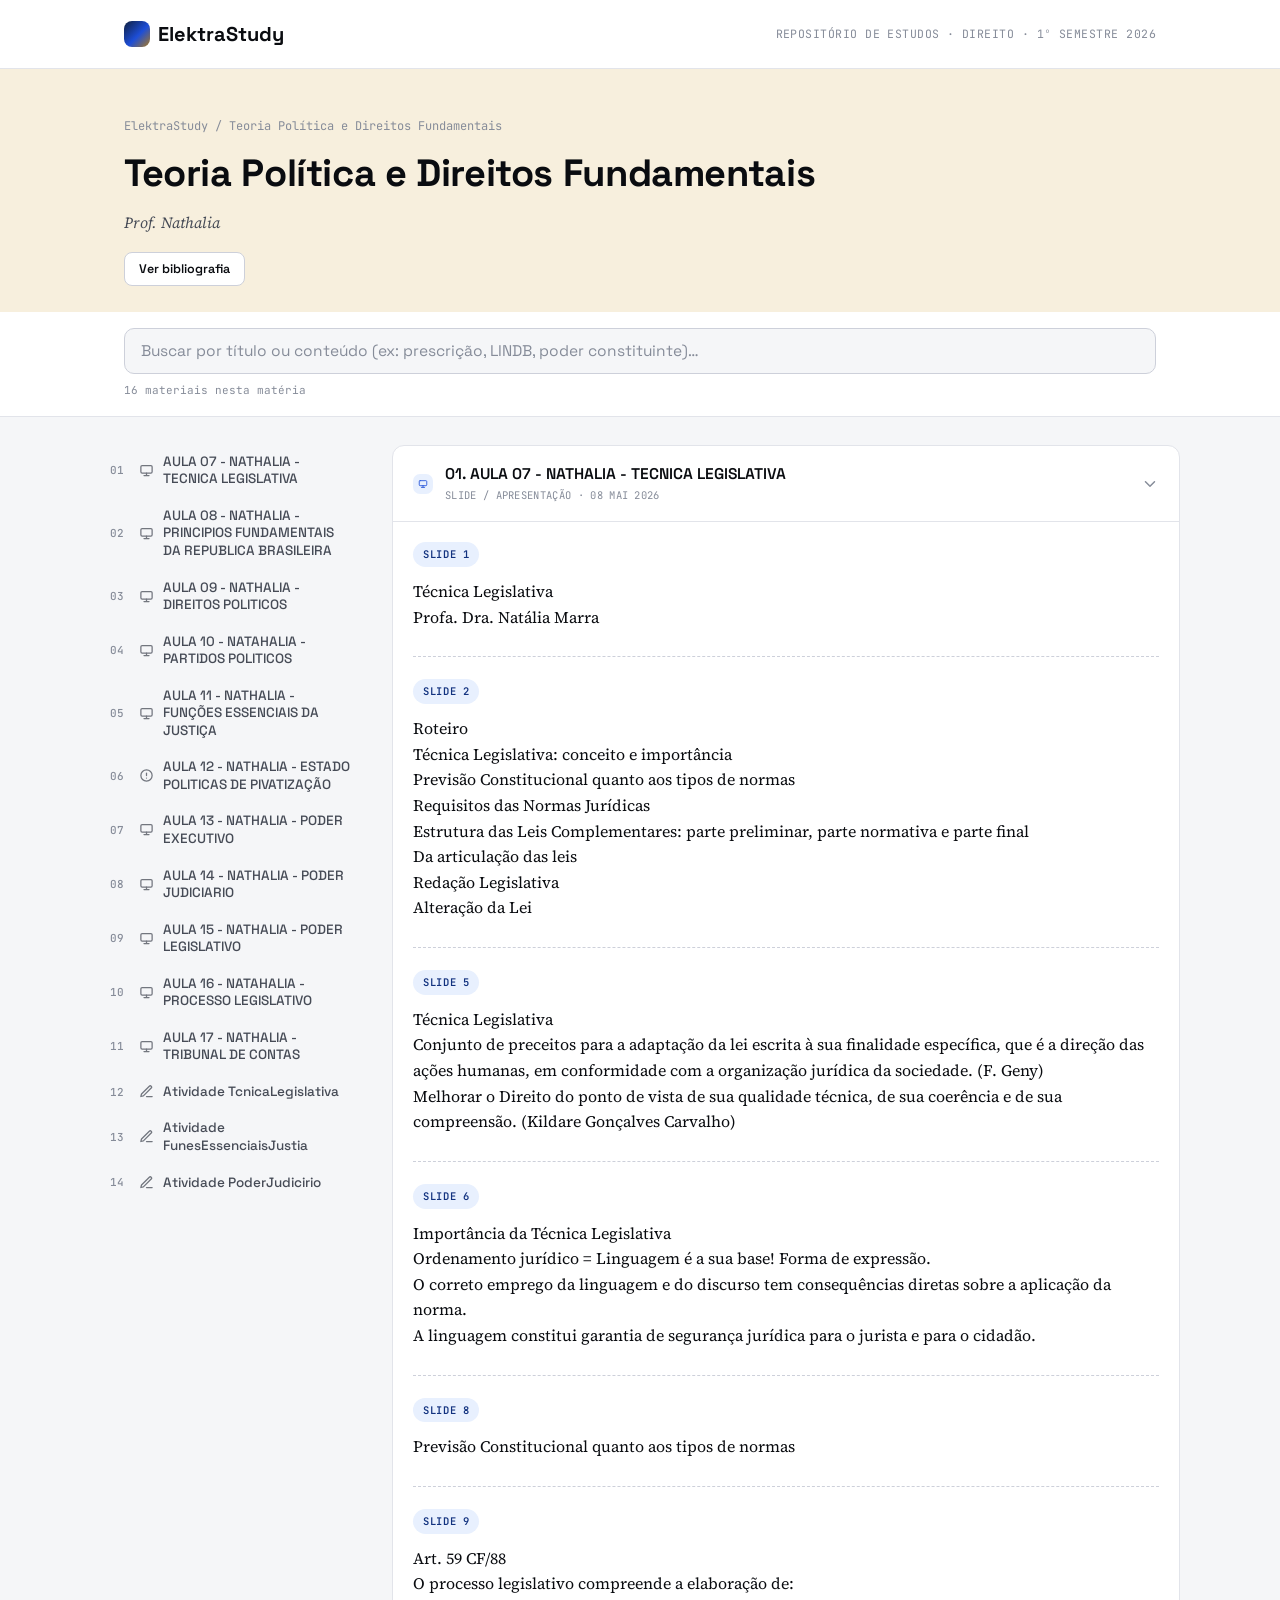
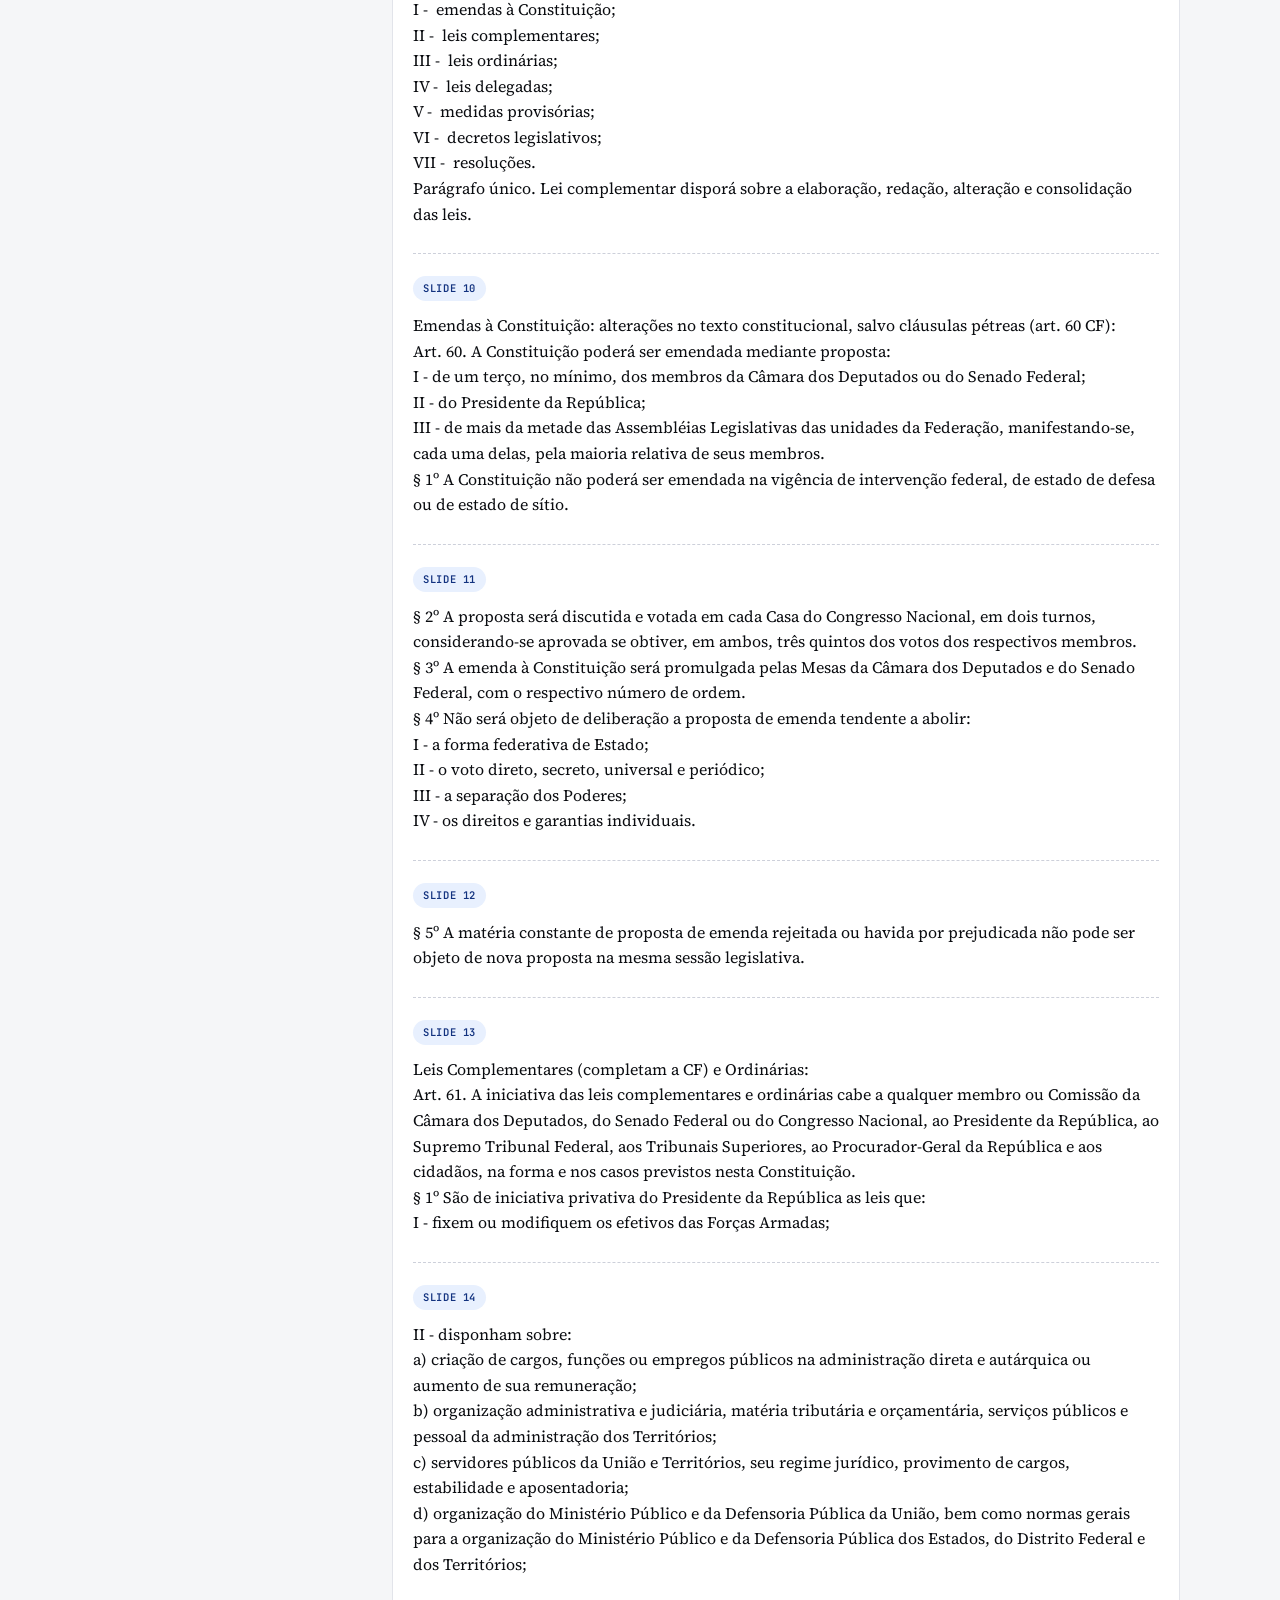
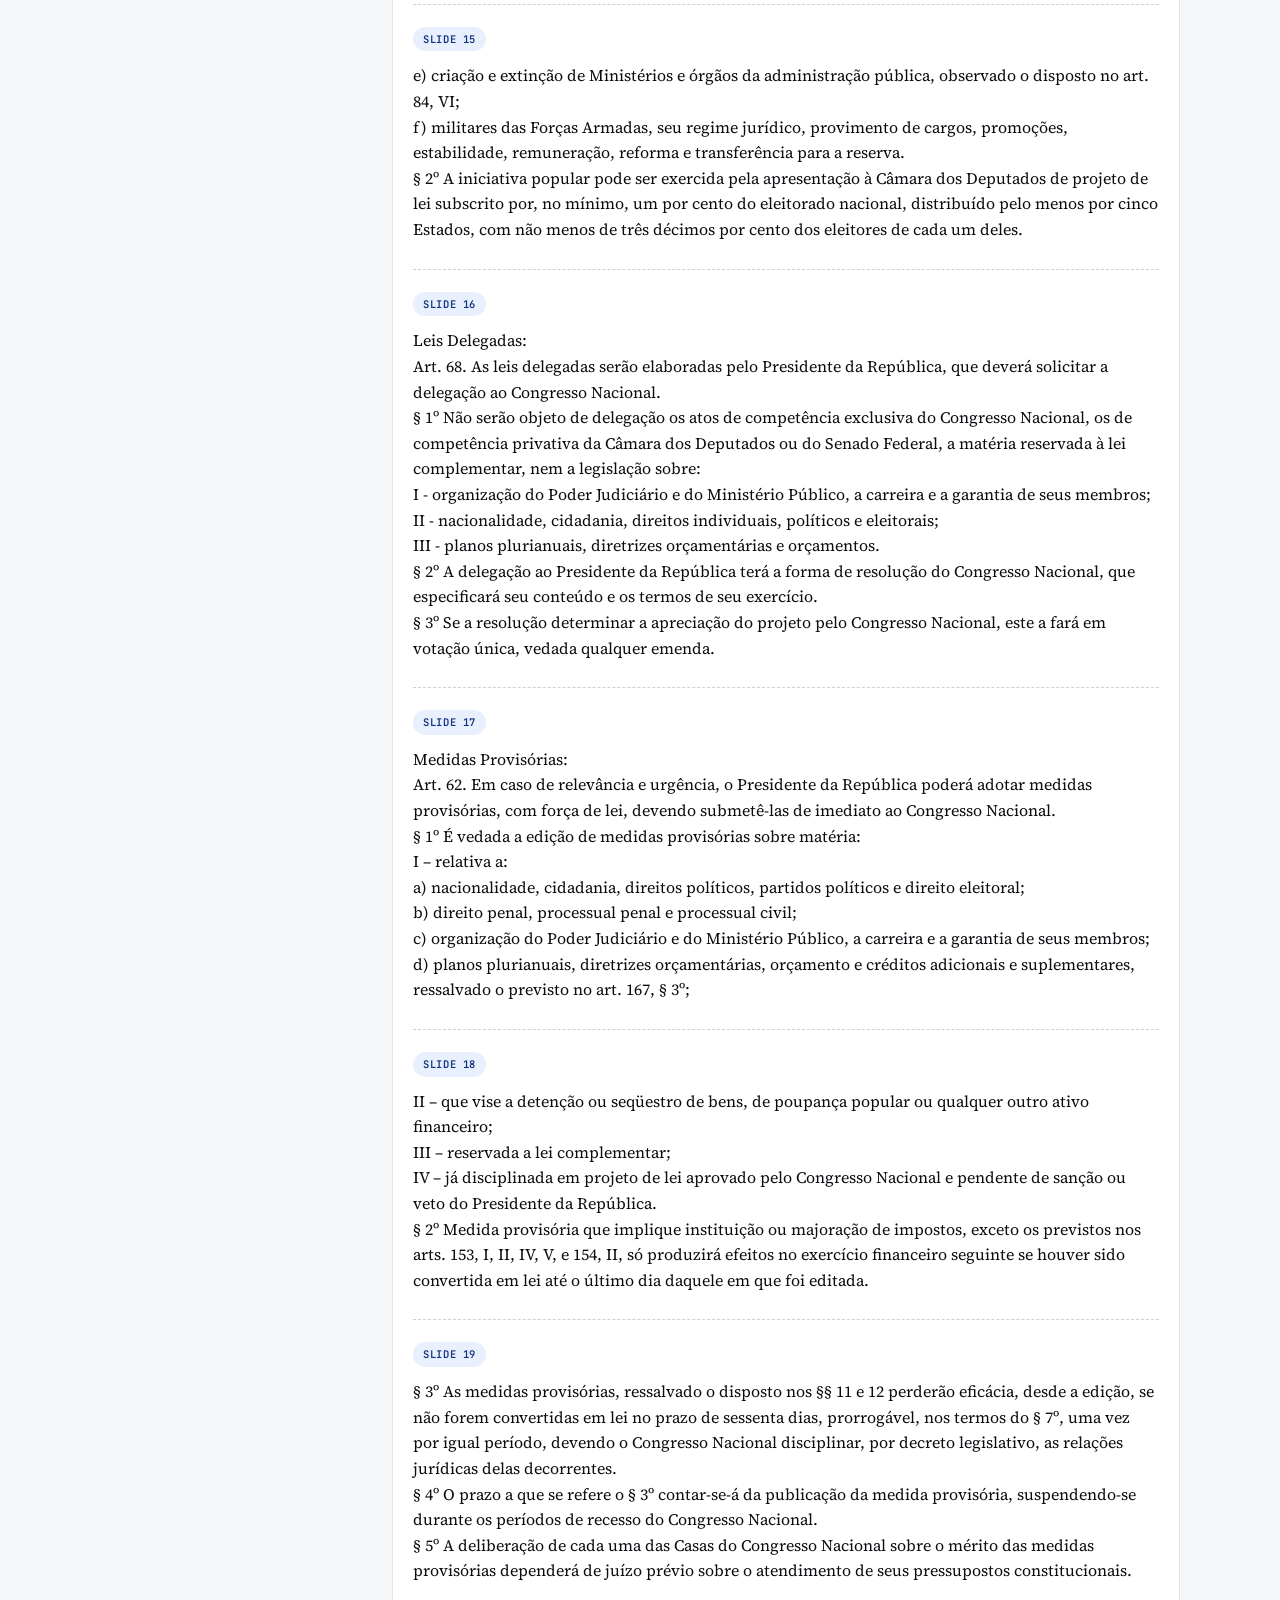
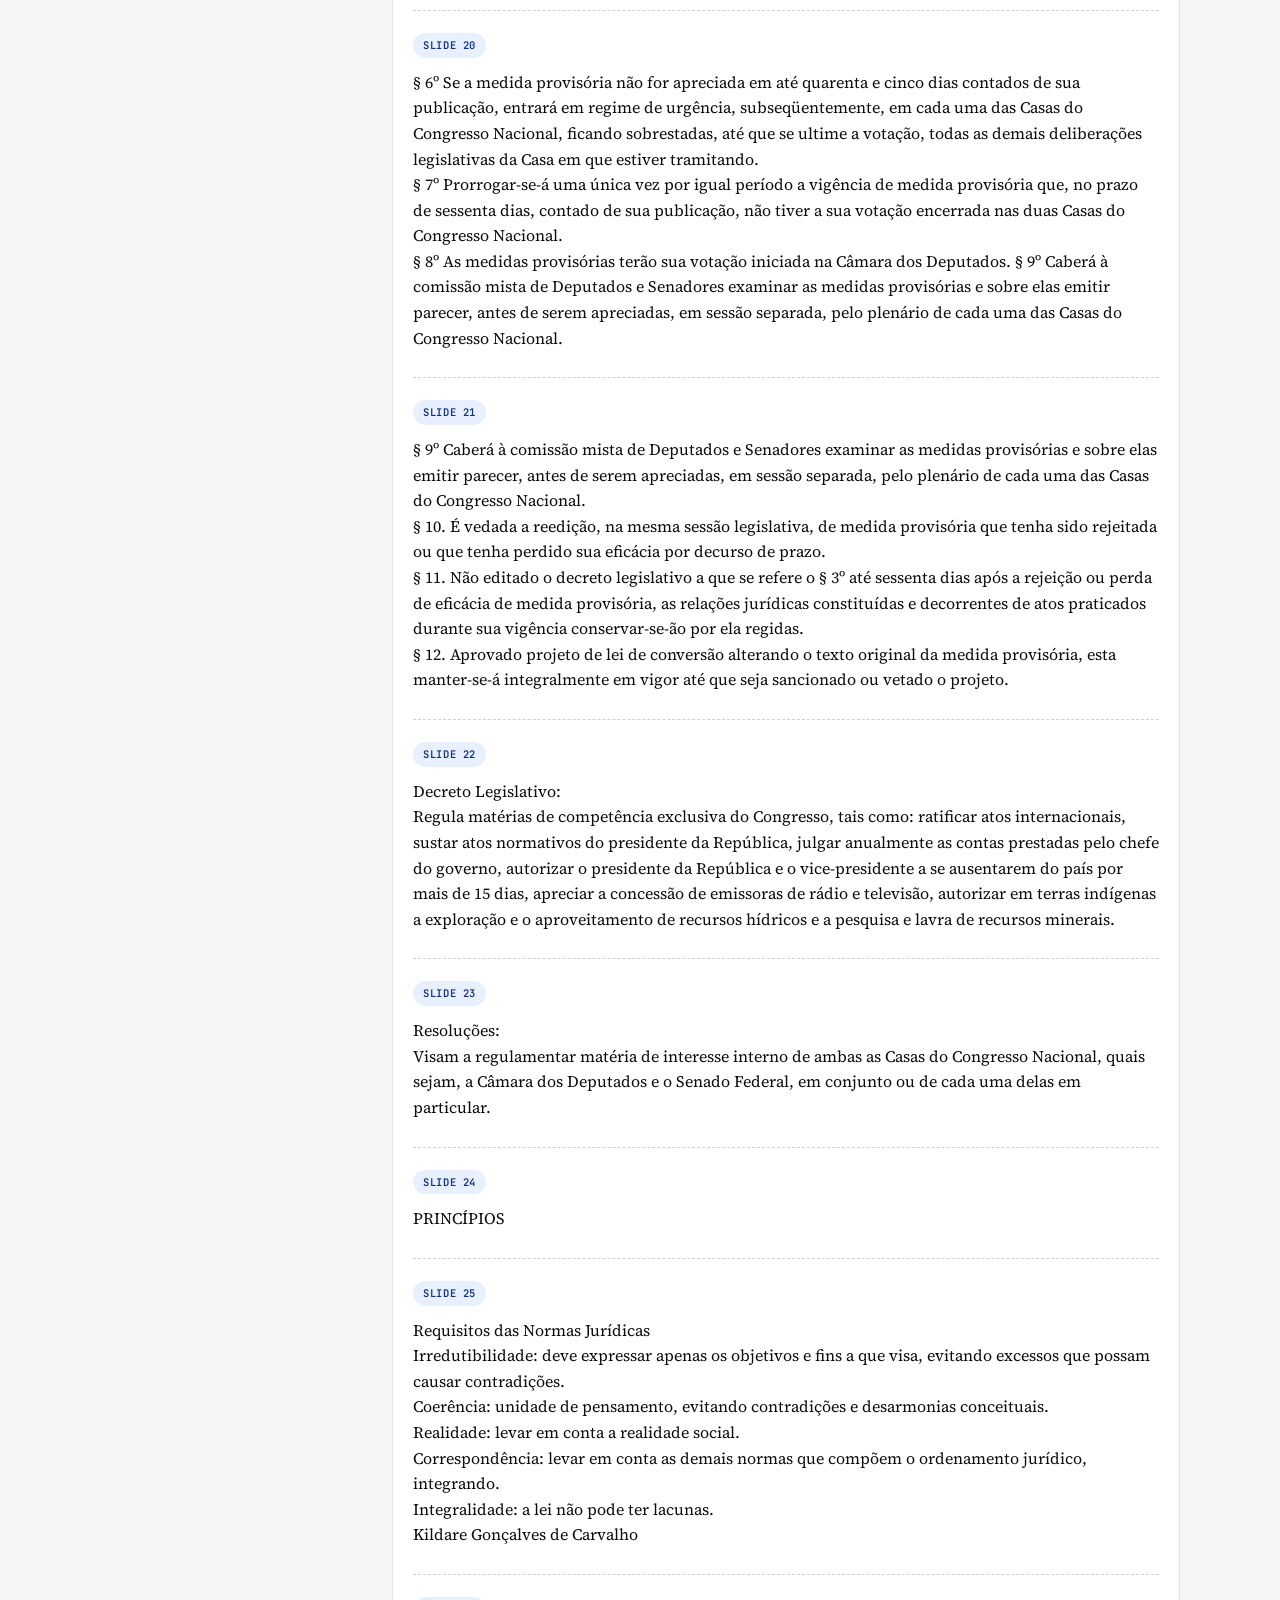
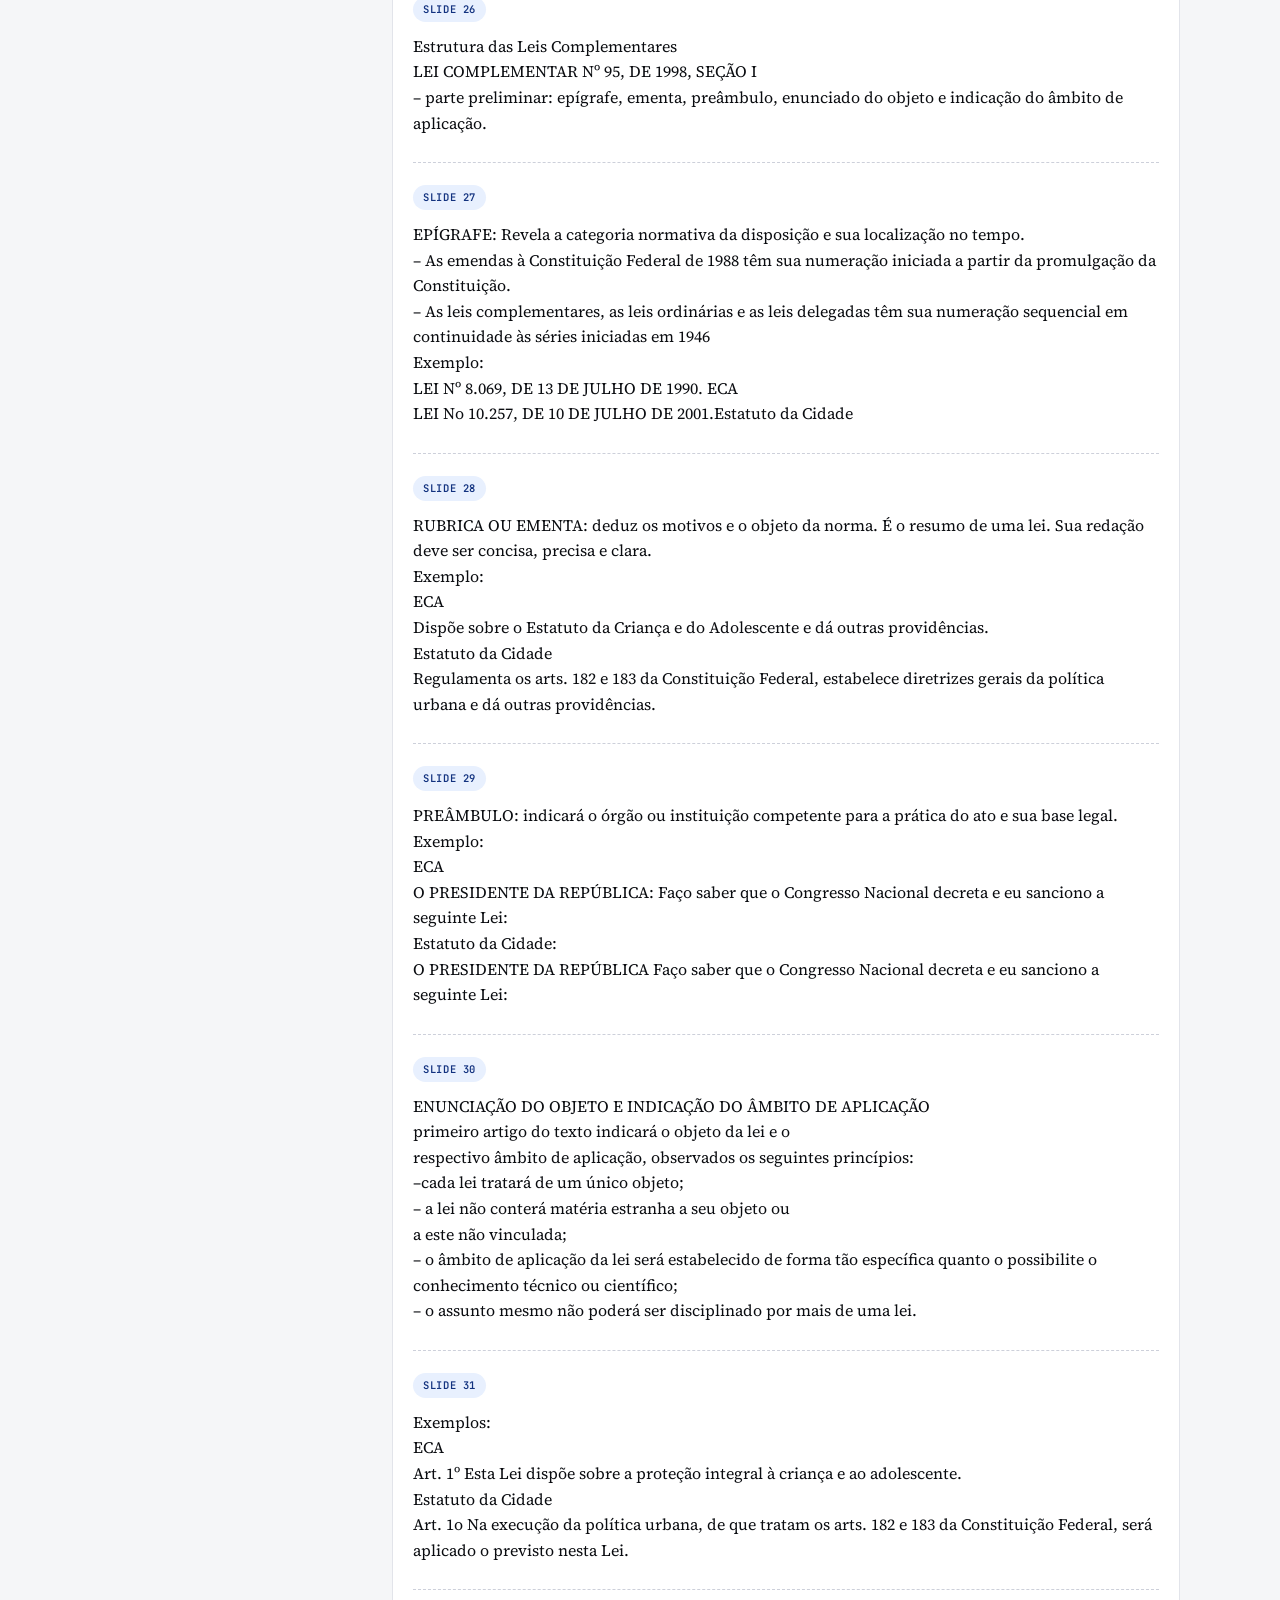
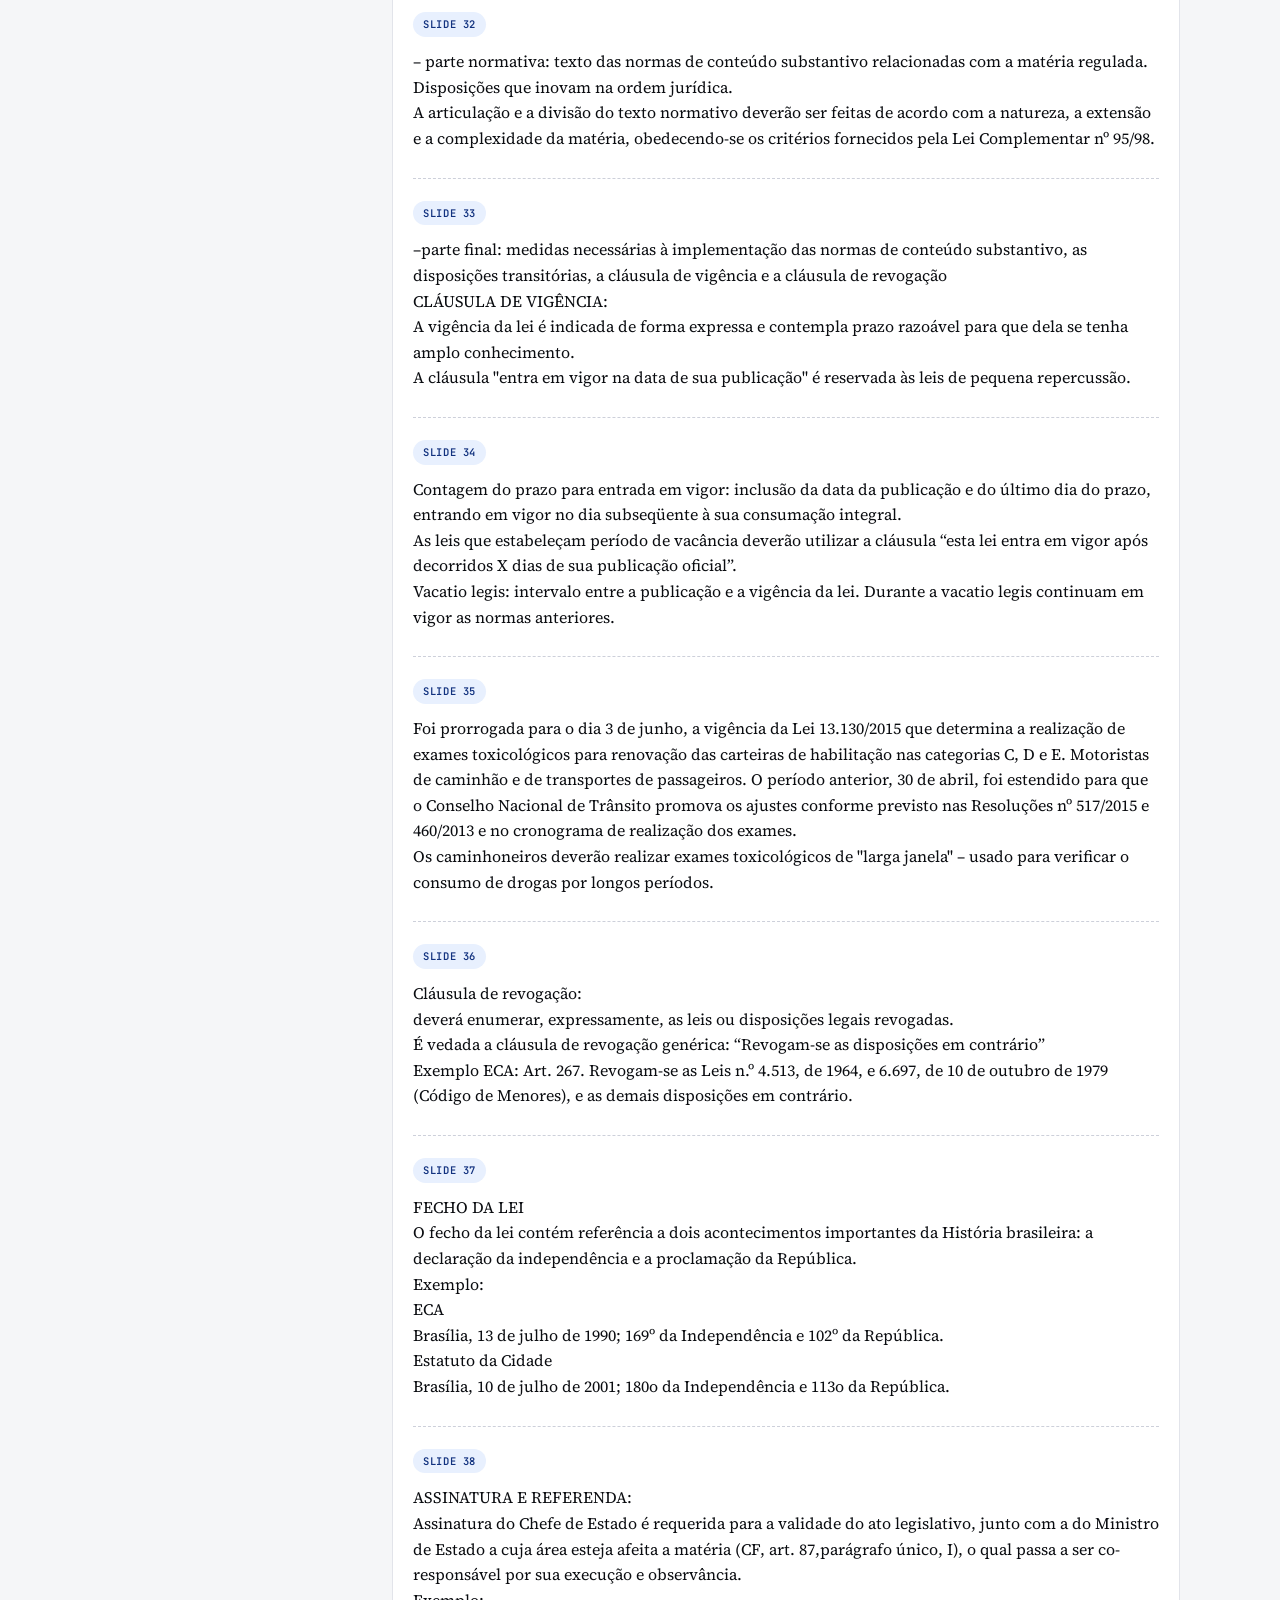
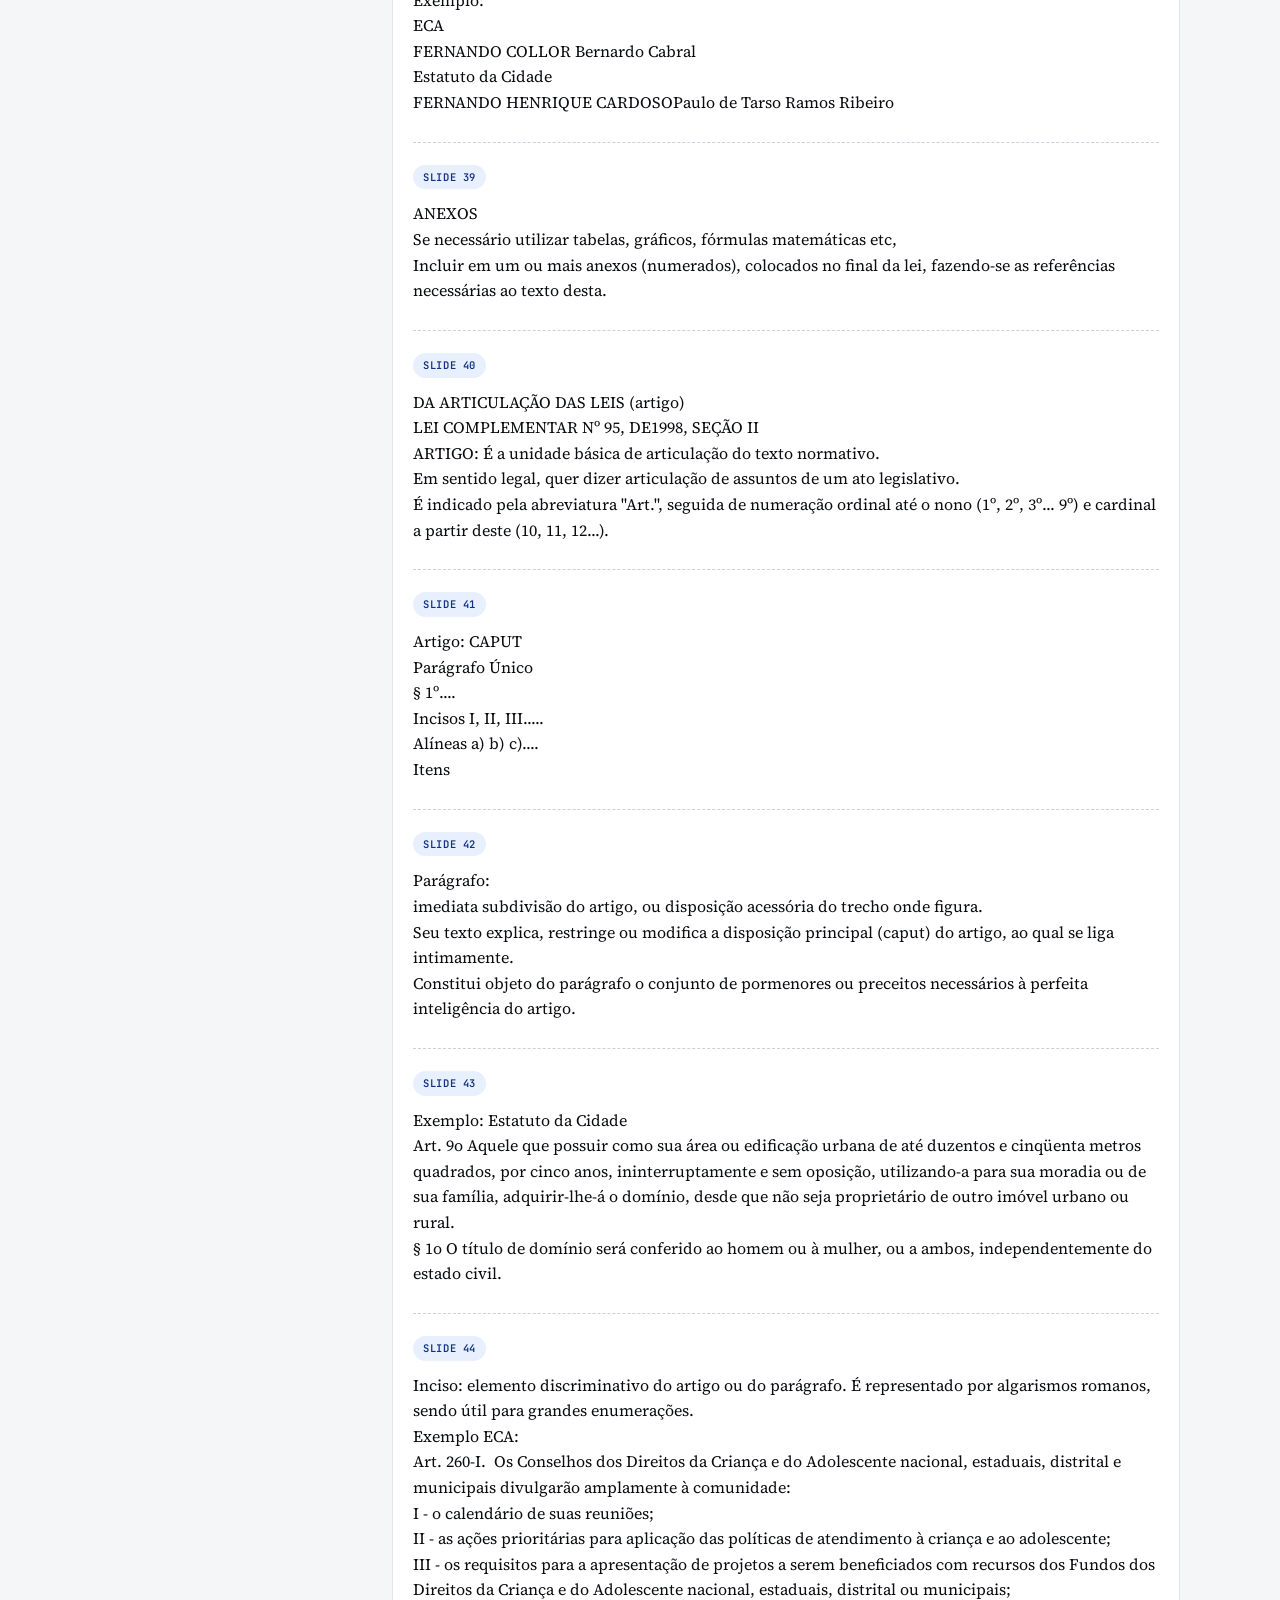
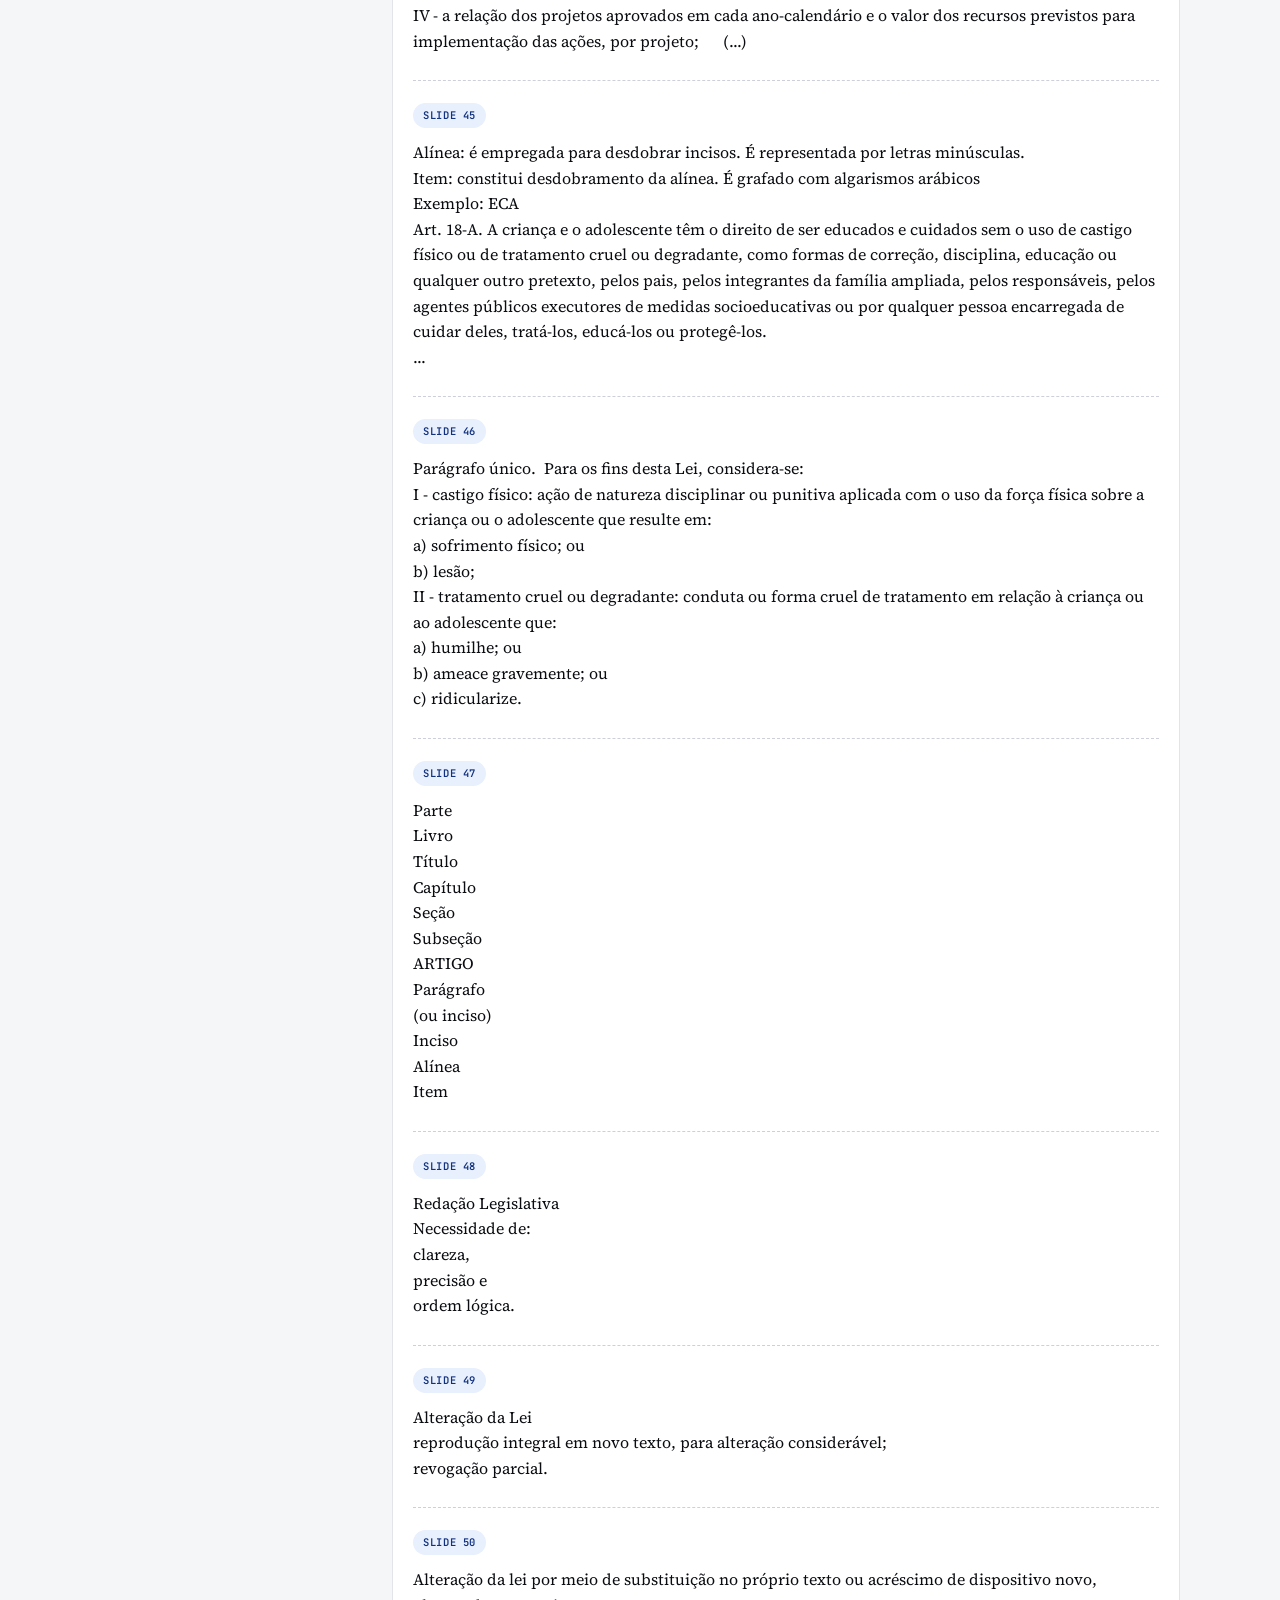
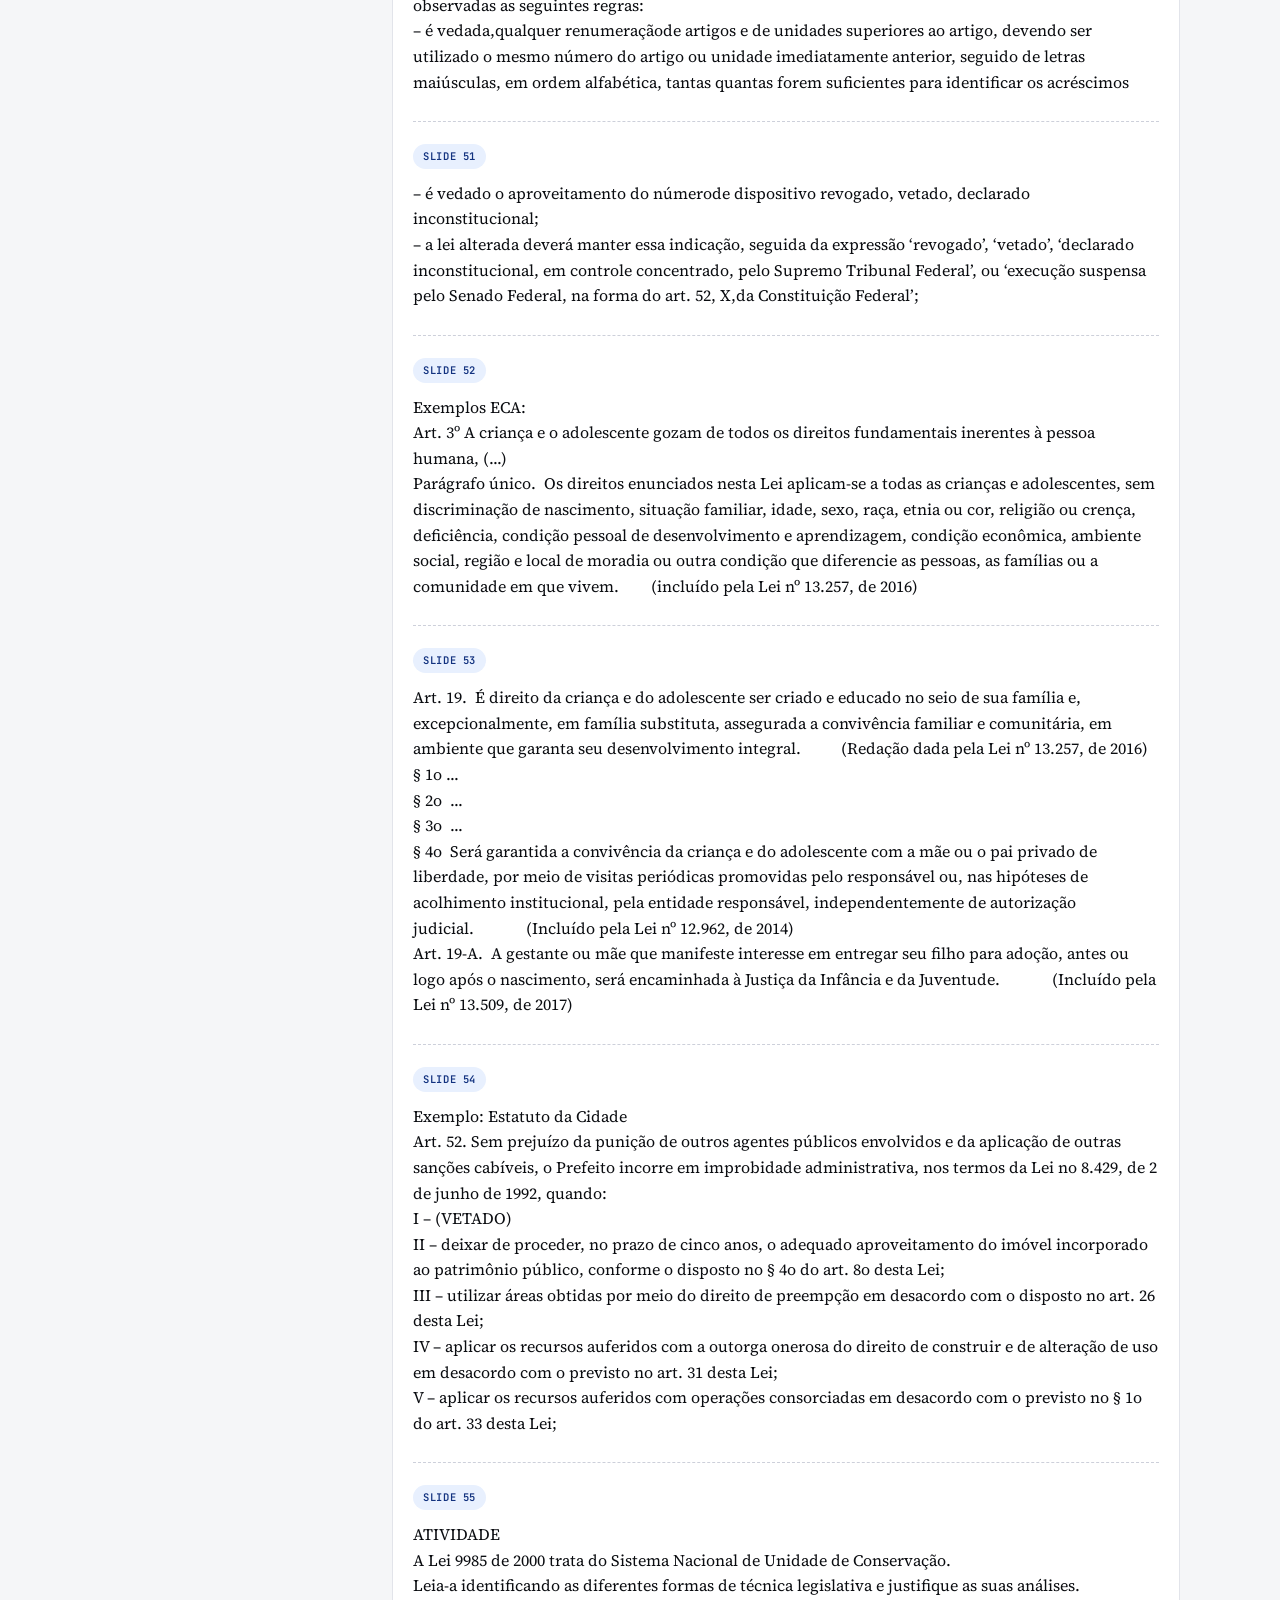
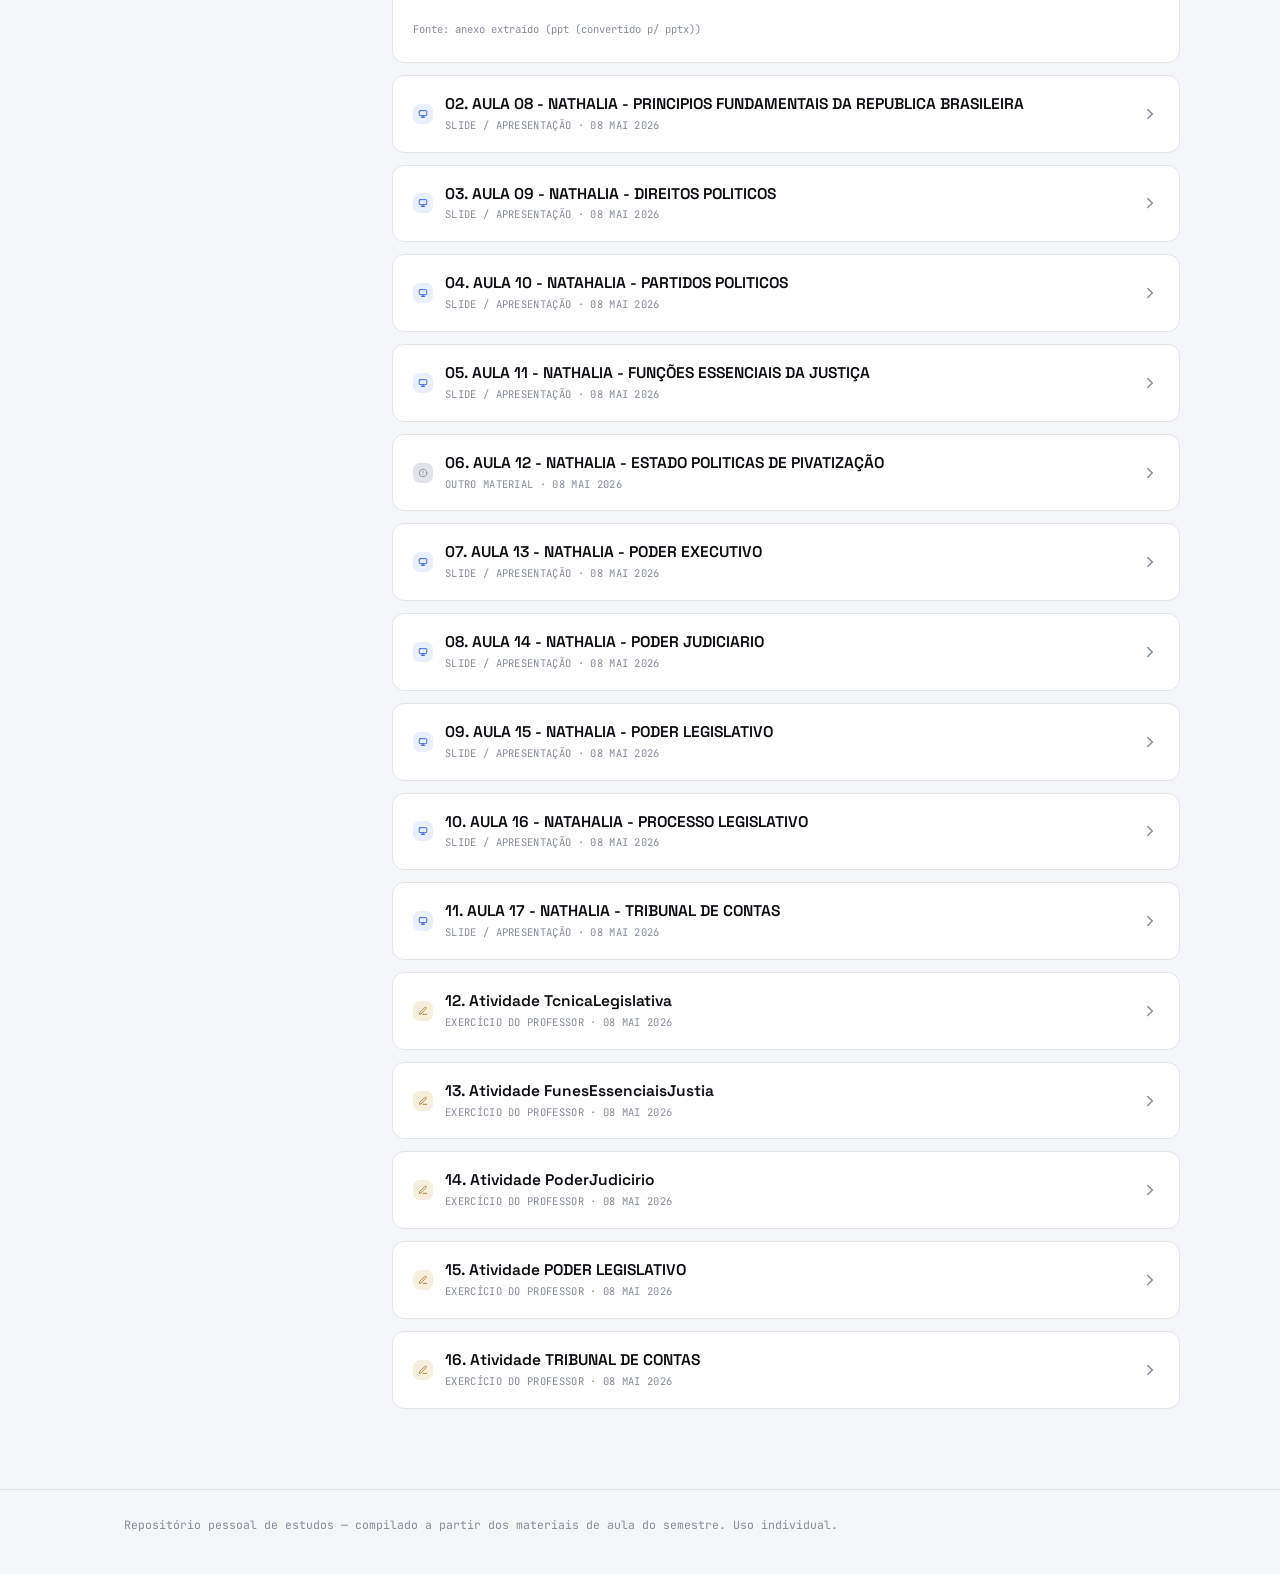
<file: materias/teoria-politica.html>
<!doctype html>
<html lang="pt-BR">
<head>
<meta charset="utf-8">
<meta name="viewport" content="width=device-width, initial-scale=1">
<title>Teoria Política e Direitos Fundamentais — ElektraStudy</title>
<meta name="description" content="Todo o conteúdo de aula de Teoria Política e Direitos Fundamentais, Prof. Nathalia.">
<link rel="stylesheet" href="../assets/style.css">
</head>
<body>
<header class="masthead">
  <div class="container">
    <a class="masthead-title" href="../index.html"><span class="mark"></span>ElektraStudy</a>
    <span class="masthead-meta">Repositório de Estudos · Direito · 1º Semestre 2026</span>
  </div>
</header>

<main>
  <section class="subject-hero politica">
    <div class="container">
      <p class="breadcrumb"><a href="../index.html">ElektraStudy</a> / Teoria Política e Direitos Fundamentais</p>
      <h1>Teoria Política e Direitos Fundamentais</h1>
      <p class="subject-professor">Prof. Nathalia</p>
      <button class="bib-toggle" type="button">Ver bibliografia</button>
      <div class="bibliography">LENZA, Pedro. Direito Constitucional Esquematizado.
GAMBA, João Roberto Gorini. Teoria Geral do Estado e Ciência Política. 4. ed. Rio de Janeiro: Atlas, 2025.
PIOVESAN, Flávia. Temas de direitos humanos. 11. ed. São Paulo: Saraiva, 2018.
STRECK, Lênio Luiz. Jurisdição constitucional. 5. ed. São Paulo: GEN, 2018.
MASCARO, Alysson Leandro Barbate. Filosofia do Direito. 9. ed. São Paulo: Atlas, 2021.</div>
    </div>
  </section>

  <div class="search-wrap">
    <div class="container">
      <input class="search-input" id="search-input" type="text" placeholder="Buscar por título ou conteúdo (ex: prescrição, LINDB, poder constituinte)…" autocomplete="off">
      <div class="search-count" id="search-count"></div>
    </div>
  </div>

  <div class="container subject-layout">
    <nav class="toc-sidebar">
      <ul class="toc-list">
        <li><a href="#m1-aula-07-nathalia-tecnica-legislativa"><span class="toc-idx">01</span><span class="toc-icon"><svg viewBox="0 0 24 24" fill="none" stroke="currentColor" stroke-width="2" stroke-linecap="round" stroke-linejoin="round"><rect x="3" y="4" width="18" height="12" rx="2"/><path d="M8 20h8M12 16v4"/></svg></span>AULA 07 - NATHALIA - TECNICA LEGISLATIVA</a></li><li><a href="#m2-aula-08-nathalia-principios-fundamentais-da-repu"><span class="toc-idx">02</span><span class="toc-icon"><svg viewBox="0 0 24 24" fill="none" stroke="currentColor" stroke-width="2" stroke-linecap="round" stroke-linejoin="round"><rect x="3" y="4" width="18" height="12" rx="2"/><path d="M8 20h8M12 16v4"/></svg></span>AULA 08 - NATHALIA -  PRINCIPIOS FUNDAMENTAIS DA REPUBLICA BRASILEIRA</a></li><li><a href="#m3-aula-09-nathalia-direitos-politicos"><span class="toc-idx">03</span><span class="toc-icon"><svg viewBox="0 0 24 24" fill="none" stroke="currentColor" stroke-width="2" stroke-linecap="round" stroke-linejoin="round"><rect x="3" y="4" width="18" height="12" rx="2"/><path d="M8 20h8M12 16v4"/></svg></span>AULA 09 - NATHALIA - DIREITOS POLITICOS</a></li><li><a href="#m4-aula-10-natahalia-partidos-politicos"><span class="toc-idx">04</span><span class="toc-icon"><svg viewBox="0 0 24 24" fill="none" stroke="currentColor" stroke-width="2" stroke-linecap="round" stroke-linejoin="round"><rect x="3" y="4" width="18" height="12" rx="2"/><path d="M8 20h8M12 16v4"/></svg></span>AULA 10 - NATAHALIA - PARTIDOS POLITICOS</a></li><li><a href="#m5-aula-11-nathalia-fun-es-essenciais-da-justi-a"><span class="toc-idx">05</span><span class="toc-icon"><svg viewBox="0 0 24 24" fill="none" stroke="currentColor" stroke-width="2" stroke-linecap="round" stroke-linejoin="round"><rect x="3" y="4" width="18" height="12" rx="2"/><path d="M8 20h8M12 16v4"/></svg></span>AULA 11 - NATHALIA - FUNÇÕES ESSENCIAIS DA JUSTIÇA</a></li><li><a href="#m6-aula-12-nathalia-estado-politicas-de-pivatiza-o"><span class="toc-idx">06</span><span class="toc-icon"><svg viewBox="0 0 24 24" fill="none" stroke="currentColor" stroke-width="2" stroke-linecap="round" stroke-linejoin="round"><circle cx="12" cy="12" r="9"/><path d="M12 8v4M12 16h.01"/></svg></span>AULA 12 - NATHALIA - ESTADO POLITICAS DE PIVATIZAÇÃO</a></li><li><a href="#m7-aula-13-nathalia-poder-executivo"><span class="toc-idx">07</span><span class="toc-icon"><svg viewBox="0 0 24 24" fill="none" stroke="currentColor" stroke-width="2" stroke-linecap="round" stroke-linejoin="round"><rect x="3" y="4" width="18" height="12" rx="2"/><path d="M8 20h8M12 16v4"/></svg></span>AULA 13 - NATHALIA - PODER EXECUTIVO</a></li><li><a href="#m8-aula-14-nathalia-poder-judiciario"><span class="toc-idx">08</span><span class="toc-icon"><svg viewBox="0 0 24 24" fill="none" stroke="currentColor" stroke-width="2" stroke-linecap="round" stroke-linejoin="round"><rect x="3" y="4" width="18" height="12" rx="2"/><path d="M8 20h8M12 16v4"/></svg></span>AULA 14 - NATHALIA - PODER JUDICIARIO</a></li><li><a href="#m9-aula-15-nathalia-poder-legislativo"><span class="toc-idx">09</span><span class="toc-icon"><svg viewBox="0 0 24 24" fill="none" stroke="currentColor" stroke-width="2" stroke-linecap="round" stroke-linejoin="round"><rect x="3" y="4" width="18" height="12" rx="2"/><path d="M8 20h8M12 16v4"/></svg></span>AULA 15 - NATHALIA - PODER LEGISLATIVO</a></li><li><a href="#m10-aula-16-natahalia-processo-legislativo"><span class="toc-idx">10</span><span class="toc-icon"><svg viewBox="0 0 24 24" fill="none" stroke="currentColor" stroke-width="2" stroke-linecap="round" stroke-linejoin="round"><rect x="3" y="4" width="18" height="12" rx="2"/><path d="M8 20h8M12 16v4"/></svg></span>AULA 16 - NATAHALIA - PROCESSO LEGISLATIVO</a></li><li><a href="#m11-aula-17-nathalia-tribunal-de-contas"><span class="toc-idx">11</span><span class="toc-icon"><svg viewBox="0 0 24 24" fill="none" stroke="currentColor" stroke-width="2" stroke-linecap="round" stroke-linejoin="round"><rect x="3" y="4" width="18" height="12" rx="2"/><path d="M8 20h8M12 16v4"/></svg></span>AULA 17 - NATHALIA - TRIBUNAL DE CONTAS</a></li><li><a href="#m12-atividade-tcnicalegislativa"><span class="toc-idx">12</span><span class="toc-icon"><svg viewBox="0 0 24 24" fill="none" stroke="currentColor" stroke-width="2" stroke-linecap="round" stroke-linejoin="round"><path d="M12 20h9"/><path d="M16.5 3.5a2.1 2.1 0 0 1 3 3L7 19l-4 1 1-4Z"/></svg></span>Atividade  TcnicaLegislativa</a></li><li><a href="#m13-atividade-funesessenciaisjustia"><span class="toc-idx">13</span><span class="toc-icon"><svg viewBox="0 0 24 24" fill="none" stroke="currentColor" stroke-width="2" stroke-linecap="round" stroke-linejoin="round"><path d="M12 20h9"/><path d="M16.5 3.5a2.1 2.1 0 0 1 3 3L7 19l-4 1 1-4Z"/></svg></span>Atividade  FunesEssenciaisJustia</a></li><li><a href="#m14-atividade-poderjudicirio"><span class="toc-idx">14</span><span class="toc-icon"><svg viewBox="0 0 24 24" fill="none" stroke="currentColor" stroke-width="2" stroke-linecap="round" stroke-linejoin="round"><path d="M12 20h9"/><path d="M16.5 3.5a2.1 2.1 0 0 1 3 3L7 19l-4 1 1-4Z"/></svg></span>Atividade  PoderJudicirio</a></li><li><a href="#m15-atividade-poder-legislativo"><span class="toc-idx">15</span><span class="toc-icon"><svg viewBox="0 0 24 24" fill="none" stroke="currentColor" stroke-width="2" stroke-linecap="round" stroke-linejoin="round"><path d="M12 20h9"/><path d="M16.5 3.5a2.1 2.1 0 0 1 3 3L7 19l-4 1 1-4Z"/></svg></span>Atividade  PODER LEGISLATIVO</a></li><li><a href="#m16-atividade-tribunal-de-contas"><span class="toc-idx">16</span><span class="toc-icon"><svg viewBox="0 0 24 24" fill="none" stroke="currentColor" stroke-width="2" stroke-linecap="round" stroke-linejoin="round"><path d="M12 20h9"/><path d="M16.5 3.5a2.1 2.1 0 0 1 3 3L7 19l-4 1 1-4Z"/></svg></span>Atividade  TRIBUNAL DE CONTAS</a></li>
      </ul>
    </nav>
    <div class="materials">
      
      <details class="material" id="m1-aula-07-nathalia-tecnica-legislativa" data-type="slide" open>
        <summary>
          <span class="type-icon"><svg viewBox="0 0 24 24" fill="none" stroke="currentColor" stroke-width="2" stroke-linecap="round" stroke-linejoin="round"><rect x="3" y="4" width="18" height="12" rx="2"/><path d="M8 20h8M12 16v4"/></svg></span>
          <span class="summary-text">
            <h2>01. AULA 07 - NATHALIA - TECNICA LEGISLATIVA</h2>
            <span class="summary-meta">Slide / Apresentação · 08 mai 2026</span>
          </span>
          <svg class="chevron" viewBox="0 0 24 24" fill="none" stroke="currentColor" stroke-width="2" stroke-linecap="round" stroke-linejoin="round"><path d="M9 6l6 6-6 6"/></svg>
        </summary>
        <div class="material-body">
          <div class="material-content"><div class="slide-block"><span class="slide-marker">Slide 1</span><p>Técnica Legislativa<br>Profa. Dra. Natália Marra</p></div><div class="slide-block"><span class="slide-marker">Slide 2</span><p>Roteiro<br>Técnica Legislativa: conceito e importância<br>Previsão Constitucional quanto aos tipos de normas<br>Requisitos das Normas Jurídicas<br>Estrutura das Leis Complementares: parte preliminar, parte normativa e parte final<br>Da articulação das leis<br>Redação Legislativa<br>Alteração da Lei</p></div><div class="slide-block"><span class="slide-marker">Slide 5</span><p>Técnica Legislativa<br>Conjunto de preceitos para a adaptação da lei escrita à sua finalidade específica, que é a direção das ações humanas, em conformidade com a organização jurídica da sociedade. (F. Geny)<br>Melhorar o Direito do ponto de vista de sua qualidade técnica, de sua coerência e de sua compreensão. (Kildare Gonçalves Carvalho)</p></div><div class="slide-block"><span class="slide-marker">Slide 6</span><p>Importância da Técnica Legislativa<br>Ordenamento jurídico = Linguagem é a sua base! Forma de expressão.<br>O correto emprego da linguagem e do discurso tem consequências diretas sobre a aplicação da norma.<br>A linguagem constitui garantia de  segurança jurídica para o jurista e para o cidadão.</p></div><div class="slide-block"><span class="slide-marker">Slide 8</span><p>Previsão Constitucional quanto aos tipos de normas</p></div><div class="slide-block"><span class="slide-marker">Slide 9</span><p>Art. 59 CF/88<br>O processo legislativo compreende a elaboração de:<br>I -  emendas à Constituição;<br>II -  leis complementares;<br>III -  leis ordinárias;<br>IV -  leis delegadas;<br>V -  medidas provisórias;<br>VI -  decretos legislativos;<br>VII -  resoluções.<br>Parágrafo único. Lei complementar disporá sobre a elaboração, redação, alteração e consolidação das leis.</p></div><div class="slide-block"><span class="slide-marker">Slide 10</span><p>Emendas à Constituição: alterações no texto constitucional, salvo cláusulas pétreas (art. 60 CF):<br>Art. 60. A Constituição poderá ser emendada mediante proposta:<br>I - de um terço, no mínimo, dos membros da Câmara dos Deputados ou do Senado Federal;<br>II - do Presidente da República;<br>III - de mais da metade das Assembléias Legislativas das unidades da Federação, manifestando-se, cada uma delas, pela maioria relativa de seus membros.<br>§ 1º A Constituição não poderá ser emendada na vigência de intervenção federal, de estado de defesa ou de estado de sítio.</p></div><div class="slide-block"><span class="slide-marker">Slide 11</span><p>§ 2º A proposta será discutida e votada em cada Casa do Congresso Nacional, em dois turnos, considerando-se aprovada se obtiver, em ambos, três quintos dos votos dos respectivos membros.<br>§ 3º A emenda à Constituição será promulgada pelas Mesas da Câmara dos Deputados e do Senado Federal, com o respectivo número de ordem.<br>§ 4º Não será objeto de deliberação a proposta de emenda tendente a abolir:<br>I - a forma federativa de Estado;<br>II - o voto direto, secreto, universal e periódico;<br>III - a separação dos Poderes;<br>IV - os direitos e garantias individuais.</p></div><div class="slide-block"><span class="slide-marker">Slide 12</span><p>§ 5º A matéria constante de proposta de emenda rejeitada ou havida por prejudicada não pode ser objeto de nova proposta na mesma sessão legislativa.</p></div><div class="slide-block"><span class="slide-marker">Slide 13</span><p>Leis Complementares (completam a CF) e Ordinárias:<br>Art. 61. A iniciativa das leis complementares e ordinárias cabe a qualquer membro ou Comissão da Câmara dos Deputados, do Senado Federal ou do Congresso Nacional, ao Presidente da República, ao Supremo Tribunal Federal, aos Tribunais Superiores, ao Procurador-Geral da República e aos cidadãos, na forma e nos casos previstos nesta Constituição.<br>§ 1º São de iniciativa privativa do Presidente da República as leis que:<br>I - fixem ou modifiquem os efetivos das Forças Armadas;</p></div><div class="slide-block"><span class="slide-marker">Slide 14</span><p>II - disponham sobre:<br>a) criação de cargos, funções ou empregos públicos na administração direta e autárquica ou aumento de sua remuneração;<br>b) organização administrativa e judiciária, matéria tributária e orçamentária, serviços públicos e pessoal da administração dos Territórios;<br>c) servidores públicos da União e Territórios, seu regime jurídico, provimento de cargos, estabilidade e aposentadoria;<br>d) organização do Ministério Público e da Defensoria Pública da União, bem como normas gerais para a organização do Ministério Público e da Defensoria Pública dos Estados, do Distrito Federal e dos Territórios;</p></div><div class="slide-block"><span class="slide-marker">Slide 15</span><p>e) criação e extinção de Ministérios e órgãos da administração pública, observado o disposto no art. 84, VI;<br>f) militares das Forças Armadas, seu regime jurídico, provimento de cargos, promoções, estabilidade, remuneração, reforma e transferência para a reserva.<br>§ 2º A iniciativa popular pode ser exercida pela apresentação à Câmara dos Deputados de projeto de lei subscrito por, no mínimo, um por cento do eleitorado nacional, distribuído pelo menos por cinco Estados, com não menos de três décimos por cento dos eleitores de cada um deles.</p></div><div class="slide-block"><span class="slide-marker">Slide 16</span><p>Leis Delegadas:<br>Art. 68. As leis delegadas serão elaboradas pelo Presidente da República, que deverá solicitar a delegação ao Congresso Nacional.<br>§ 1º Não serão objeto de delegação os atos de competência exclusiva do Congresso Nacional, os de competência privativa da Câmara dos Deputados ou do Senado Federal, a matéria reservada à lei complementar, nem a legislação sobre:<br>I - organização do Poder Judiciário e do Ministério Público, a carreira e a garantia de seus membros;<br>II - nacionalidade, cidadania, direitos individuais, políticos e eleitorais;<br>III - planos plurianuais, diretrizes orçamentárias e orçamentos.<br>§ 2º A delegação ao Presidente da República terá a forma de resolução do Congresso Nacional, que especificará seu conteúdo e os termos de seu exercício.<br>§ 3º Se a resolução determinar a apreciação do projeto pelo Congresso Nacional, este a fará em votação única, vedada qualquer emenda.</p></div><div class="slide-block"><span class="slide-marker">Slide 17</span><p>Medidas Provisórias:<br>Art. 62. Em caso de relevância e urgência, o Presidente da República poderá adotar medidas provisórias, com força de lei, devendo submetê-las de imediato ao Congresso Nacional.<br>§ 1º É vedada a edição de medidas provisórias sobre matéria:<br>I – relativa a:<br>a) nacionalidade, cidadania, direitos políticos, partidos políticos e direito eleitoral;<br>b) direito penal, processual penal e processual civil;<br>c) organização do Poder Judiciário e do Ministério Público, a carreira e a garantia de seus membros;<br>d) planos plurianuais, diretrizes orçamentárias, orçamento e créditos adicionais e suplementares, ressalvado o previsto no art. 167, § 3º;</p></div><div class="slide-block"><span class="slide-marker">Slide 18</span><p>II – que vise a detenção ou seqüestro de bens, de poupança popular ou qualquer outro ativo financeiro;<br>III – reservada a lei complementar;<br>IV – já disciplinada em projeto de lei aprovado pelo Congresso Nacional e pendente de sanção ou veto do Presidente da República.<br>§ 2º Medida provisória que implique instituição ou majoração de impostos, exceto os previstos nos arts. 153, I, II, IV, V, e 154, II, só produzirá efeitos no exercício financeiro seguinte se houver sido convertida em lei até o último dia daquele em que foi editada.</p></div><div class="slide-block"><span class="slide-marker">Slide 19</span><p>§ 3º As medidas provisórias, ressalvado o disposto nos §§ 11 e 12 perderão eficácia, desde a edição, se não forem convertidas em lei no prazo de sessenta dias, prorrogável, nos termos do § 7º, uma vez por igual período, devendo o Congresso Nacional disciplinar, por decreto legislativo, as relações jurídicas delas decorrentes.<br>§ 4º O prazo a que se refere o § 3º contar-se-á da publicação da medida provisória, suspendendo-se durante os períodos de recesso do Congresso Nacional.<br>§ 5º A deliberação de cada uma das Casas do Congresso Nacional sobre o mérito das medidas provisórias dependerá de juízo prévio sobre o atendimento de seus pressupostos constitucionais.</p></div><div class="slide-block"><span class="slide-marker">Slide 20</span><p>§ 6º Se a medida provisória não for apreciada em até quarenta e cinco dias contados de sua publicação, entrará em regime de urgência, subseqüentemente, em cada uma das Casas do Congresso Nacional, ficando sobrestadas, até que se ultime a votação, todas as demais deliberações legislativas da Casa em que estiver tramitando.<br>§ 7º Prorrogar-se-á uma única vez por igual período a vigência de medida provisória que, no prazo de sessenta dias, contado de sua publicação, não tiver a sua votação encerrada nas duas Casas do Congresso Nacional.<br>§ 8º As medidas provisórias terão sua votação iniciada na Câmara dos Deputados. § 9º Caberá à comissão mista de Deputados e Senadores examinar as medidas provisórias e sobre elas emitir parecer, antes de serem apreciadas, em sessão separada, pelo plenário de cada uma das Casas do Congresso Nacional.</p></div><div class="slide-block"><span class="slide-marker">Slide 21</span><p>§ 9º Caberá à comissão mista de Deputados e Senadores examinar as medidas provisórias e sobre elas emitir parecer, antes de serem apreciadas, em sessão separada, pelo plenário de cada uma das Casas do Congresso Nacional.<br>§ 10. É vedada a reedição, na mesma sessão legislativa, de medida provisória que tenha sido rejeitada ou que tenha perdido sua eficácia por decurso de prazo.<br>§ 11. Não editado o decreto legislativo a que se refere o § 3º até sessenta dias após a rejeição ou perda de eficácia de medida provisória, as relações jurídicas constituídas e decorrentes de atos praticados durante sua vigência conservar-se-ão por ela regidas.<br>§ 12. Aprovado projeto de lei de conversão alterando o texto original da medida provisória, esta manter-se-á integralmente em vigor até que seja sancionado ou vetado o projeto.</p></div><div class="slide-block"><span class="slide-marker">Slide 22</span><p>Decreto Legislativo:<br>Regula matérias de competência exclusiva do Congresso, tais como: ratificar atos internacionais, sustar atos normativos do presidente da República, julgar anualmente as contas prestadas pelo chefe do governo, autorizar o presidente da República e o vice-presidente a se ausentarem do país por mais de 15 dias, apreciar a concessão de emissoras de rádio e televisão, autorizar em terras indígenas a exploração e o aproveitamento de recursos hídricos e a pesquisa e lavra de recursos minerais.</p></div><div class="slide-block"><span class="slide-marker">Slide 23</span><p>Resoluções:<br>Visam a regulamentar matéria de interesse interno de ambas as Casas do Congresso Nacional, quais sejam, a Câmara dos Deputados e o Senado Federal, em conjunto ou de cada uma delas em particular.</p></div><div class="slide-block"><span class="slide-marker">Slide 24</span><p>PRINCÍPIOS</p></div><div class="slide-block"><span class="slide-marker">Slide 25</span><p>Requisitos das Normas Jurídicas<br>Irredutibilidade: deve expressar apenas os objetivos e fins a que visa, evitando excessos que possam causar contradições.<br>Coerência: unidade de pensamento, evitando contradições e desarmonias conceituais.<br>Realidade: levar em conta a realidade social.<br>Correspondência: levar em conta as demais normas que compõem o ordenamento jurídico, integrando.<br>Integralidade: a lei não pode ter lacunas.<br>Kildare Gonçalves de Carvalho</p></div><div class="slide-block"><span class="slide-marker">Slide 26</span><p>Estrutura das Leis Complementares<br>LEI COMPLEMENTAR Nº 95, DE 1998, SEÇÃO I<br>– parte preliminar: epígrafe, ementa, preâmbulo, enunciado do objeto e indicação do âmbito de aplicação.</p></div><div class="slide-block"><span class="slide-marker">Slide 27</span><p>EPÍGRAFE: Revela a categoria normativa da disposição e sua localização no tempo.<br>– As emendas à Constituição Federal de 1988 têm sua numeração iniciada a partir da promulgação da Constituição.<br>– As leis complementares, as  leis ordinárias e as leis delegadas têm sua numeração sequencial em continuidade às séries iniciadas em 1946<br>Exemplo:<br>LEI Nº 8.069, DE 13 DE JULHO DE 1990. ECA<br>LEI No 10.257, DE 10 DE JULHO DE 2001.Estatuto da Cidade</p></div><div class="slide-block"><span class="slide-marker">Slide 28</span><p>RUBRICA OU EMENTA: deduz os motivos e o objeto da norma. É o resumo de uma lei. Sua redação deve ser concisa, precisa e clara.<br>Exemplo:<br>ECA<br>Dispõe sobre o Estatuto da Criança e do Adolescente e dá outras providências.<br>Estatuto da Cidade<br>Regulamenta os arts. 182 e 183 da Constituição Federal, estabelece diretrizes gerais da política urbana e dá outras providências.</p></div><div class="slide-block"><span class="slide-marker">Slide 29</span><p>PREÂMBULO: indicará o órgão ou instituição competente para a prática do ato e sua base legal.<br>Exemplo:<br>ECA<br>O PRESIDENTE DA REPÚBLICA: Faço saber que o Congresso Nacional decreta e eu sanciono a seguinte Lei:<br>Estatuto da Cidade:<br>O PRESIDENTE DA REPÚBLICA Faço saber que o Congresso Nacional decreta e eu sanciono a seguinte Lei:</p></div><div class="slide-block"><span class="slide-marker">Slide 30</span><p>ENUNCIAÇÃO DO OBJETO E INDICAÇÃO DO ÂMBITO DE APLICAÇÃO<br>primeiro artigo do texto indicará o objeto da lei e o<br>respectivo âmbito de aplicação, observados os seguintes princípios:<br>–cada lei tratará de um único objeto;<br>– a lei não conterá matéria estranha a seu objeto ou<br>a este não vinculada;<br>– o âmbito de aplicação da lei será estabelecido de forma tão específica quanto o possibilite o conhecimento técnico ou científico;<br>– o assunto mesmo não poderá ser disciplinado por mais de uma lei.</p></div><div class="slide-block"><span class="slide-marker">Slide 31</span><p>Exemplos:<br>ECA<br>Art. 1º Esta Lei dispõe sobre a proteção integral à criança e ao adolescente.<br>Estatuto da Cidade<br>Art. 1o Na execução da política urbana, de que tratam os arts. 182 e 183 da Constituição Federal, será aplicado o previsto nesta Lei.</p></div><div class="slide-block"><span class="slide-marker">Slide 32</span><p>– parte normativa: texto das normas de conteúdo substantivo relacionadas com a matéria regulada.  Disposições que inovam na ordem jurídica.<br>A articulação e a divisão do texto normativo deverão ser feitas de acordo com a natureza, a extensão e a complexidade da matéria, obedecendo-se os critérios fornecidos pela Lei Complementar nº 95/98.</p></div><div class="slide-block"><span class="slide-marker">Slide 33</span><p>–parte final: medidas necessárias à implementação das normas de conteúdo substantivo, as disposições transitórias, a cláusula de vigência e a cláusula de revogação<br>CLÁUSULA DE VIGÊNCIA:<br>A vigência da lei é indicada de forma expressa e contempla prazo razoável para que dela se tenha amplo conhecimento.<br>A cláusula &quot;entra em vigor na data de sua publicação&quot; é reservada às leis de pequena repercussão.</p></div><div class="slide-block"><span class="slide-marker">Slide 34</span><p>Contagem do prazo para entrada em vigor:  inclusão da data da publicação e do último dia do prazo, entrando em vigor no dia subseqüente à sua consumação integral.<br>As leis que estabeleçam período de vacância deverão utilizar a cláusula “esta lei entra em vigor após decorridos X dias de sua publicação oficial”.<br>Vacatio legis: intervalo entre a publicação e a vigência da lei. Durante a vacatio legis continuam em vigor as normas anteriores.</p></div><div class="slide-block"><span class="slide-marker">Slide 35</span><p>Foi prorrogada para o dia 3 de junho, a vigência da Lei 13.130/2015 que determina a realização de exames toxicológicos para renovação das carteiras de habilitação nas categorias C, D e E. Motoristas de caminhão e de transportes de passageiros. O período anterior, 30 de abril, foi estendido para que o Conselho Nacional de Trânsito promova os ajustes conforme previsto nas Resoluções nº 517/2015 e 460/2013 e no cronograma de realização dos exames.<br>Os caminhoneiros deverão realizar exames toxicológicos de &quot;larga janela&quot; – usado para verificar o consumo de drogas por longos períodos.</p></div><div class="slide-block"><span class="slide-marker">Slide 36</span><p>Cláusula de revogação:<br>deverá enumerar, expressamente, as leis ou disposições legais revogadas.<br>É vedada a cláusula de revogação genérica: “Revogam-se as disposições em contrário”<br>Exemplo ECA: Art. 267. Revogam-se as Leis n.º 4.513, de 1964, e 6.697, de 10 de outubro de 1979 (Código de Menores), e as demais disposições em contrário.</p></div><div class="slide-block"><span class="slide-marker">Slide 37</span><p>FECHO DA LEI<br>O fecho da lei contém referência a dois acontecimentos importantes da História brasileira: a declaração da independência e a proclamação da República.<br>Exemplo:<br>ECA<br>Brasília, 13 de julho de 1990; 169º da Independência e 102º da República.<br>Estatuto da Cidade<br>Brasília, 10 de julho de 2001; 180o da Independência e 113o da República.</p></div><div class="slide-block"><span class="slide-marker">Slide 38</span><p>ASSINATURA E REFERENDA:<br>Assinatura do Chefe de Estado é requerida para a validade do ato legislativo, junto com a do Ministro de Estado a cuja área esteja afeita a matéria (CF, art. 87,parágrafo único, I), o qual passa a ser co-responsável por sua execução e observância.<br>Exemplo:<br>ECA<br>FERNANDO COLLOR Bernardo Cabral<br>Estatuto da Cidade<br>FERNANDO HENRIQUE CARDOSOPaulo de Tarso Ramos Ribeiro</p></div><div class="slide-block"><span class="slide-marker">Slide 39</span><p>ANEXOS<br>Se necessário utilizar tabelas, gráficos, fórmulas matemáticas etc,<br>Incluir em um ou mais anexos (numerados), colocados no final da lei, fazendo-se as referências necessárias ao texto desta.</p></div><div class="slide-block"><span class="slide-marker">Slide 40</span><p>DA ARTICULAÇÃO DAS LEIS (artigo)<br>LEI COMPLEMENTAR Nº 95, DE1998, SEÇÃO II<br>ARTIGO: É a unidade básica de articulação do texto normativo.<br>Em sentido legal, quer dizer articulação de assuntos de um ato legislativo.<br>É indicado pela abreviatura &quot;Art.&quot;, seguida de numeração ordinal até o nono (1º, 2º, 3º... 9º) e cardinal a partir deste (10, 11, 12...).</p></div><div class="slide-block"><span class="slide-marker">Slide 41</span><p>Artigo: CAPUT<br>Parágrafo Único<br>§ 1º....<br>Incisos I, II, III.....<br>Alíneas a) b) c)....<br>Itens</p></div><div class="slide-block"><span class="slide-marker">Slide 42</span><p>Parágrafo:<br>imediata subdivisão do artigo, ou disposição acessória do trecho onde figura.<br>Seu texto explica, restringe ou modifica a disposição principal (caput) do artigo, ao qual se liga intimamente.<br>Constitui objeto do parágrafo o conjunto de pormenores ou preceitos necessários à perfeita inteligência do artigo.</p></div><div class="slide-block"><span class="slide-marker">Slide 43</span><p>Exemplo: Estatuto da Cidade<br>Art. 9o Aquele que possuir como sua área ou edificação urbana de até duzentos e cinqüenta metros quadrados, por cinco anos, ininterruptamente e sem oposição, utilizando-a para sua moradia ou de sua família, adquirir-lhe-á o domínio, desde que não seja proprietário de outro imóvel urbano ou rural.<br>§ 1o O título de domínio será conferido ao homem ou à mulher, ou a ambos, independentemente do estado civil.</p></div><div class="slide-block"><span class="slide-marker">Slide 44</span><p>Inciso: elemento discriminativo do artigo ou do parágrafo. É representado por algarismos romanos, sendo útil para grandes enumerações.<br>Exemplo ECA:<br>Art. 260-I.  Os Conselhos dos Direitos da Criança e do Adolescente nacional, estaduais, distrital e municipais divulgarão amplamente à comunidade:<br>I - o calendário de suas reuniões;<br>II - as ações prioritárias para aplicação das políticas de atendimento à criança e ao adolescente;<br>III - os requisitos para a apresentação de projetos a serem beneficiados com recursos dos Fundos dos Direitos da Criança e do Adolescente nacional, estaduais, distrital ou municipais;<br>IV - a relação dos projetos aprovados em cada ano-calendário e o valor dos recursos previstos para implementação das ações, por projeto;      (...)</p></div><div class="slide-block"><span class="slide-marker">Slide 45</span><p>Alínea: é empregada para desdobrar incisos. É representada por letras minúsculas.<br>Item: constitui desdobramento da alínea. É grafado com algarismos arábicos<br>Exemplo: ECA<br>Art. 18-A. A criança e o adolescente têm o direito de ser educados e cuidados sem o uso de castigo físico ou de tratamento cruel ou degradante, como formas de correção, disciplina, educação ou qualquer outro pretexto, pelos pais, pelos integrantes da família ampliada, pelos responsáveis, pelos agentes públicos executores de medidas socioeducativas ou por qualquer pessoa encarregada de cuidar deles, tratá-los, educá-los ou protegê-los.<br>...</p></div><div class="slide-block"><span class="slide-marker">Slide 46</span><p>Parágrafo único.  Para os fins desta Lei, considera-se:<br>I - castigo físico: ação de natureza disciplinar ou punitiva aplicada com o uso da força física sobre a criança ou o adolescente que resulte em:<br>a) sofrimento físico; ou<br>b) lesão;<br>II - tratamento cruel ou degradante: conduta ou forma cruel de tratamento em relação à criança ou ao adolescente que:<br>a) humilhe; ou<br>b) ameace gravemente; ou<br>c) ridicularize.</p></div><div class="slide-block"><span class="slide-marker">Slide 47</span><p>Parte<br>Livro<br>Título<br>Capítulo<br>Seção<br>Subseção<br>ARTIGO<br>Parágrafo<br>(ou inciso)<br>Inciso<br>Alínea<br>Item</p></div><div class="slide-block"><span class="slide-marker">Slide 48</span><p>Redação Legislativa<br>Necessidade de:<br>clareza,<br>precisão e<br>ordem lógica.</p></div><div class="slide-block"><span class="slide-marker">Slide 49</span><p>Alteração da Lei<br>reprodução integral em novo texto, para alteração considerável;<br>revogação parcial.</p></div><div class="slide-block"><span class="slide-marker">Slide 50</span><p>Alteração da lei por meio de substituição no próprio texto  ou acréscimo de dispositivo novo, observadas as seguintes regras:<br>– é vedada,qualquer renumeraçãode artigos e de unidades superiores ao artigo, devendo ser utilizado o mesmo número do artigo ou unidade imediatamente anterior, seguido de letras maiúsculas, em ordem alfabética, tantas quantas forem suficientes para identificar os acréscimos</p></div><div class="slide-block"><span class="slide-marker">Slide 51</span><p>– é vedado o aproveitamento do númerode dispositivo revogado, vetado, declarado inconstitucional;<br>– a lei alterada deverá manter essa indicação, seguida da expressão ‘revogado’, ‘vetado’, ‘declarado inconstitucional, em controle concentrado, pelo Supremo Tribunal Federal’, ou ‘execução suspensa pelo Senado Federal, na forma do art. 52, X,da Constituição Federal’;</p></div><div class="slide-block"><span class="slide-marker">Slide 52</span><p>Exemplos ECA:<br>Art. 3º A criança e o adolescente gozam de todos os direitos fundamentais inerentes à pessoa humana, (...)<br>Parágrafo único.  Os direitos enunciados nesta Lei aplicam-se a todas as crianças e adolescentes, sem discriminação de nascimento, situação familiar, idade, sexo, raça, etnia ou cor, religião ou crença, deficiência, condição pessoal de desenvolvimento e aprendizagem, condição econômica, ambiente social, região e local de moradia ou outra condição que diferencie as pessoas, as famílias ou a comunidade em que vivem.        (incluído pela Lei nº 13.257, de 2016)</p></div><div class="slide-block"><span class="slide-marker">Slide 53</span><p>Art. 19.  É direito da criança e do adolescente ser criado e educado no seio de sua família e, excepcionalmente, em família substituta, assegurada a convivência familiar e comunitária, em ambiente que garanta seu desenvolvimento integral.          (Redação dada pela Lei nº 13.257, de 2016)<br>§ 1o ...<br>§ 2o  ...<br>§ 3o  ...<br>§ 4o  Será garantida a convivência da criança e do adolescente com a mãe ou o pai privado de liberdade, por meio de visitas periódicas promovidas pelo responsável ou, nas hipóteses de acolhimento institucional, pela entidade responsável, independentemente de autorização judicial.             (Incluído pela Lei nº 12.962, de 2014)<br>Art. 19-A.  A gestante ou mãe que manifeste interesse em entregar seu filho para adoção, antes ou logo após o nascimento, será encaminhada à Justiça da Infância e da Juventude.             (Incluído pela Lei nº 13.509, de 2017)</p></div><div class="slide-block"><span class="slide-marker">Slide 54</span><p>Exemplo: Estatuto da Cidade<br>Art. 52. Sem prejuízo da punição de outros agentes públicos envolvidos e da aplicação de outras sanções cabíveis, o Prefeito incorre em improbidade administrativa, nos termos da Lei no 8.429, de 2 de junho de 1992, quando:<br>I – (VETADO)<br>II – deixar de proceder, no prazo de cinco anos, o adequado aproveitamento do imóvel incorporado ao patrimônio público, conforme o disposto no § 4o do art. 8o desta Lei;<br>III – utilizar áreas obtidas por meio do direito de preempção em desacordo com o disposto no art. 26 desta Lei;<br>IV – aplicar os recursos auferidos com a outorga onerosa do direito de construir e de alteração de uso em desacordo com o previsto no art. 31 desta Lei;<br>V – aplicar os recursos auferidos com operações consorciadas em desacordo com o previsto no § 1o do art. 33 desta Lei;</p></div><div class="slide-block"><span class="slide-marker">Slide 55</span><p>ATIVIDADE<br>A Lei 9985 de 2000 trata do Sistema Nacional de Unidade de Conservação.<br>Leia-a identificando as diferentes formas de técnica legislativa e justifique as suas análises.</p></div></div>
          <div class="material-sources">Fonte: anexo extraído (ppt (convertido p/ pptx))</div>
        </div>
      </details>
      <details class="material" id="m2-aula-08-nathalia-principios-fundamentais-da-repu" data-type="slide">
        <summary>
          <span class="type-icon"><svg viewBox="0 0 24 24" fill="none" stroke="currentColor" stroke-width="2" stroke-linecap="round" stroke-linejoin="round"><rect x="3" y="4" width="18" height="12" rx="2"/><path d="M8 20h8M12 16v4"/></svg></span>
          <span class="summary-text">
            <h2>02. AULA 08 - NATHALIA -  PRINCIPIOS FUNDAMENTAIS DA REPUBLICA BRASILEIRA</h2>
            <span class="summary-meta">Slide / Apresentação · 08 mai 2026</span>
          </span>
          <svg class="chevron" viewBox="0 0 24 24" fill="none" stroke="currentColor" stroke-width="2" stroke-linecap="round" stroke-linejoin="round"><path d="M9 6l6 6-6 6"/></svg>
        </summary>
        <div class="material-body">
          <div class="material-content"><div class="slide-block"><span class="slide-marker">Slide 1</span><p>Princípios fundamentais da República brasileira<br>Profa. Dra. Natália Marra</p></div><div class="slide-block"><span class="slide-marker">Slide 2</span><p>Roteiro<br>Funções dos princípios<br>Preâmbulo<br>Princípios Fundamentais do Estado Brasileiro (arts. 1º a 4º CF/88): Princípio Federativo; Princípio Republicano; Princípio Democrático; Princípio da Separação dos Poderes.<br>Fundamentos da República Federativa do Brasil: Dignidade da Pessoa Humana, Soberania, Cidadania, Valor Social do Trabalho e da Livre Iniciativa, Pluralismo Político<br>Objetivos Fundamentais da República</p></div><div class="slide-block"><span class="slide-marker">Slide 3</span><p>Princípios Fundamentais<br>Constituição fundamenta todo o ordenamento jurídico<br>Princípios dotados de normatividade<br>Constituem normas jurídicas<br>Interpretação</p></div><div class="slide-block"><span class="slide-marker">Slide 4</span><p>Princípios Fundamentais<br>Funções dos princípios:<br>Fundamentadora: estabelece regras básicas que dirigem o sistema de normas constitucionais<br>Interpretativa: permite o alcance da verdadeira finalidade da lei ao ser aplicada<br>Supletiva: integra o ordenamento jurídico e completa lacunas</p></div><div class="slide-block"><span class="slide-marker">Slide 5</span><p>Preâmbulo<br>Norteia a interpretação e a integração da Constituição<br>Força normativa não pacífica na doutrina<br>Sem força autônoma, seu conteúdo se repete na Constituição</p></div><div class="slide-block"><span class="slide-marker">Slide 6</span><p>Preâmbulo<br>Sucinto e objetivo<br>Precede o texto da Constituição<br>Rompe com os sistema anterior<br>Contém:<br>Quem fez a Constituição;<br>Com que autoridade e legitimidade;<br>Quais os princípios fundamentais influenciaram, bem como as ideologias políticas e sociais</p></div><div class="slide-block"><span class="slide-marker">Slide 7</span><p>Nós, representantes do povo brasileiro, reunidos em Assembléia Nacional Constituinte para instituir um Estado Democrático, destinado a assegurar o exercício dos direitos sociais e individuais, a liberdade, a segurança, o bem-estar, o desenvolvimento, a igualdade e a justiça como valores supremos de uma sociedade fraterna, pluralista e sem preconceitos, fundada na harmonia social e comprometida, na ordem interna e internacional, com a solução pacífica das controvérsias, promulgamos, sob a proteção de Deus, a seguinte CONSTITUIÇÃO DA REPÚBLICA FEDERATIVA DO BRASIL.</p></div><div class="slide-block"><span class="slide-marker">Slide 8</span><p>Princípios que fundamentam o Estado: Federativo, Republicano, Democrático, Separação dos PoderesTodos devem ser observados! Não podem ser violados!</p></div><div class="slide-block"><span class="slide-marker">Slide 9</span><p>Princípio Federativo<br>Forma de Estado<br>Estados membros mantém parte de autonomia interna<br>Estados membros  delegam a soberania<br>Impossibilidade de secessão</p></div><div class="slide-block"><span class="slide-marker">Slide 10</span><p>Estado<br>Do latim status= estar firme<br>Um povo homogêneo, fixado em um território delimitado, sob a égide de um governo independente e que exerce plenamente a sua soberania, a fim de alcançar a felicidade e o bem-estar de seu povo.</p></div><div class="slide-block"><span class="slide-marker">Slide 11</span><p>Formas de Estado<br>Simples ou Unitário:<br>centralizado em uma única sede com órgão central.<br>Governo Nacional.<br>Centralizados e descentralizados: autonomia política e administrativa<br>Pouco Comum.<br>França, Itália, Portugal, Peru.</p></div><div class="slide-block"><span class="slide-marker">Slide 12</span><p>Formas de Estado<br>Composto ou Complexo<br>União de dois ou mais Estados, com duas ou mais esferas de governo.<br>Regime jurídico especial.<br>União Pessoal, União Real, Federação e Confederação.</p></div><div class="slide-block"><span class="slide-marker">Slide 13</span><p>Estado Composto ou Complexo<br>União Pessoal<br>Monarquia<br>Dois ou mais estados se unem sob governo de um rei comum<br>Conservam autonomia interna e internacional<br>Ex.: Casamento de monarcas<br>União Real<br>Estados se unem sob o governo de um rei e conservam organização interna e autonomia administrativa<br>Só uma pessoa jurídica Internacional<br>Ex.: Império Austro-Hungaro</p></div><div class="slide-block"><span class="slide-marker">Slide 14</span><p>Estado Composto ou Complexo<br>Confederação<br>União contratual entre dois ou mais estados (defesa externa e paz interna)<br>Mantém soberania e personalidade jurídica de Direito Público Internacional</p></div><div class="slide-block"><span class="slide-marker">Slide 15</span><p>Surgimento: EUA<br>Confederação – 1781 (Assembleia de representantes dos estados, desprovida de soberania).<br>Federação – 1787: estados abdicam da soberania<br>Objetivo: representação, defesa de assuntos de interesse comum.</p></div><div class="slide-block"><span class="slide-marker">Slide 16</span><p>Estado Federal<br>Do latim foederis = pacto<br>União permanente e indissolúvel de dois ou mais estados para a formação de um novo estado Independente e Soberano.<br>Composto por diversos poderes e ordenamentos submetidos a um poder superior.</p></div><div class="slide-block"><span class="slide-marker">Slide 17</span><p>Estado Federal<br>Estado Federal: Soberano<br>Estados membros: autonomia política e administrativa.</p></div><div class="slide-block"><span class="slide-marker">Slide 18</span><p>A  CF/88 define o Estado Brasileiro como um Estado Federal<br>União,<br>Estados,<br>Municípios e<br>Distrito Federal</p></div><div class="slide-block"><span class="slide-marker">Slide 19</span><p>Traços comuns das federações<br>Existência de ordens jurídicas periféricas e a central.<br>Repartição de competências para autonomia das unidades federadas<br>Rigidez da Constituição Federal<br>Indissolubilidade do pacto federal</p></div><div class="slide-block"><span class="slide-marker">Slide 20</span><p>Traços comuns das federações<br>Existência de um órgão guardião da federação<br>Composição do Senado Federal para participação das unidades e manifestação das vontades locais<br>Possibilidade de intervenção federal nos Estados para manutenção do Pacto.</p></div><div class="slide-block"><span class="slide-marker">Slide 21</span><p>Atividade<br>3 exercício Principio Federativo</p></div><div class="slide-block"><span class="slide-marker">Slide 22</span><p>Princípio Republicano<br>Forma de governo adotada pelo constituinte<br>Ratificado em 1993 por plebiscito<br>Eleição periódica<br>Governo transitório<br>Todos os poderes derivam do povo<br>Se desrespeitado: intervenção federal, crime de responsabilidade, declaração de inconstitucionalidade, declaração interventiva do STF</p></div><div class="slide-block"><span class="slide-marker">Slide 23</span><p>Formas de Governo<br>Forma de exercício do poder e da soberania<br>Aristocracia (dos melhores) – oligarquia (poucos)<br>Monarquia (de um só) - tirania<br>República (povo)</p></div><div class="slide-block"><span class="slide-marker">Slide 25</span><p>Princípio Democrático<br>Regime político adotado<br>Titularidade do poder na mão do povo<br>Elementos de democracia direta: plebiscito, referendo, iniciativa popular<br>Voto direto, secreto, universal e periódico.</p></div><div class="slide-block"><span class="slide-marker">Slide 26</span><p>Regimes PolíticosAutoritário x Democrático</p></div><div class="slide-block"><span class="slide-marker">Slide 27</span><p>Regimes Democrático<br>governo do povo<br>Participativo e Representativo<br>Princípios: Maioria, Igualdade e Liberdade<br>Direto, Semidireto, Indireto</p></div><div class="slide-block"><span class="slide-marker">Slide 28</span><p>Sistemas de Governo<br>Forma política que expressa as diferentes modalidades de relacionamento entre os órgãos que exercem o Poder Político<br>Parlamentarismo<br>Presidencialismo<br>Semipresidencialismo</p></div><div class="slide-block"><span class="slide-marker">Slide 29</span><p>Princípio da Separação dos Poderes<br>Divisão funcional do Poder Político do Estado<br>Funções típicas e atípicas<br>Executivo, Judiciário e Legislativo</p></div><div class="slide-block"><span class="slide-marker">Slide 30</span><p>Atividade<br>Ex. Poder Judiciário x Poder Executivo</p></div><div class="slide-block"><span class="slide-marker">Slide 31</span><p>Fundamentos da República Federativa do Brasil<br>Dignidade da Pessoa Humana,<br>Soberania,<br>Cidadania,<br>Valor Social do<br>Trabalho e da<br>Livre Iniciativa,<br>Pluralismo Político</p></div><div class="slide-block"><span class="slide-marker">Slide 32</span><p>Soberania<br>Não há Estado sem soberania<br>Supremacia do Estado na ordem política interna e a independência na ordem política externa.<br>Uso da diplomacia e, excepcionalmente, da força militar</p></div><div class="slide-block"><span class="slide-marker">Slide 34</span><p>Princípio da Cidadania<br>Titularidade dos direitos políticos e civis<br>Votar e ser votado<br>Ter garantida a efetivação dos seus direitos</p></div><div class="slide-block"><span class="slide-marker">Slide 35</span><p>Princípio da Dignidade da Pessoa Humana<br>Respeito aos direitos naturais e legais<br>Respeito aos direitos fundamentais<br>Garantia das condições mínimas de existência<br>Igualdade de acesso aos direitos, independente da condição econômica, social, etc.</p></div><div class="slide-block"><span class="slide-marker">Slide 36</span><p>Princípio do valor social do trabalho e da livre iniciativa<br>Indispensáveis ao desenvolvimento sócio-econômico<br>Fundamentam a ordem econômica<br>Modelo capitalista<br>Equilibrar e harmonizar capital e trabalho</p></div><div class="slide-block"><span class="slide-marker">Slide 37</span><p>Princípio do Pluralismo Político<br>Participação popular<br>Pluripartidarismo, livre formação político-ideológica e filosófica</p></div><div class="slide-block"><span class="slide-marker">Slide 38</span><p>Objetivos Fundamentais<br>Certa utopia<br>Metas, deve o governo adotar políticas que proporcionem o alcance dessas<br>Constituiçao diretiva</p></div><div class="slide-block"><span class="slide-marker">Slide 39</span><p>Objetivos Fundamentais<br>Construir uma sociedade livre, justa e solidária<br>Garantir o desenvolvimento nacional<br>Erradicar a pobreza e a marginalização, além de reduzir as desigualdades sociais e regionais<br>Promover o bem de todos, sem preconceitos de qualquer natureza</p></div><div class="slide-block"><span class="slide-marker">Slide 40</span><p>Atividade 2<br>4 ex educação f. direitos fundamentais norma constitucional</p></div><div class="slide-block"><span class="slide-marker">Slide 41</span><p>Atividade 3<br>Exposição de fotos sobre Princípios Fundamentais da República.<br>Escolha fotos ou produza suas próprias imagens.<br>5 fotos por grupo.</p></div></div>
          <div class="material-sources">Fonte: anexo extraído (ppt (convertido p/ pptx))</div>
        </div>
      </details>
      <details class="material" id="m3-aula-09-nathalia-direitos-politicos" data-type="slide">
        <summary>
          <span class="type-icon"><svg viewBox="0 0 24 24" fill="none" stroke="currentColor" stroke-width="2" stroke-linecap="round" stroke-linejoin="round"><rect x="3" y="4" width="18" height="12" rx="2"/><path d="M8 20h8M12 16v4"/></svg></span>
          <span class="summary-text">
            <h2>03. AULA 09 - NATHALIA - DIREITOS POLITICOS</h2>
            <span class="summary-meta">Slide / Apresentação · 08 mai 2026</span>
          </span>
          <svg class="chevron" viewBox="0 0 24 24" fill="none" stroke="currentColor" stroke-width="2" stroke-linecap="round" stroke-linejoin="round"><path d="M9 6l6 6-6 6"/></svg>
        </summary>
        <div class="material-body">
          <div class="material-content"><div class="slide-block"><span class="slide-marker">Slide 1</span><p>DIREITOS POLÍTICOS<br>Profa. Dra. Natália Marra</p></div><div class="slide-block"><span class="slide-marker">Slide 2</span><p>Roteiro<br>Soberania popular<br>Plebiscito, Referendo e Iniciativa Popular<br>Voto<br>Condições de Elegibilidade<br>Reeleição e Inelegibilidade<br>Militar Alistável<br>Impugnação<br>Cassação</p></div><div class="slide-block"><span class="slide-marker">Slide 4</span><p>Soberania Popular<br>doutrina pela qual o Estado é criado e sujeito à vontade das pessoas, que são a fonte de todo o poder político. Está intimamente associada aos filósofos contratualistas, dentre eles Thomas Hobbes, John Locke, Jean-Jacques Rousseau, Voltaire e Barão de Montesquieu.</p></div><div class="slide-block"><span class="slide-marker">Slide 6</span><p>Art. 14 CF/88. A soberania popular será exercida pelo sufrágio universal e pelo voto direto e secreto, com valor igual para todos, e, nos termos da lei, mediante:<br>I - plebiscito;<br>II - referendo;<br>III - iniciativa popular.</p></div><div class="slide-block"><span class="slide-marker">Slide 7</span><p>Plebiscito e Referendo<br>Consultas ao povo para decidir sobre matéria de relevância para a nação em questões de natureza constitucional, legislativa ou administrativa.<br>O plebiscito é convocado previamente à criação do ato legislativo ou administrativo que trate do assunto em pauta.<br>O referendo é convocado posteriormente, cabendo ao povo ratificar ou rejeitar a proposta.<br>Regulamentados pela Lei nº 9.709, de 18 de novembro de 1998.<br>Estabelece que, nas questões de relevância nacional e nas previstas no § 3º do art. 18 da Constituição – incorporação, subdivisão ou desmembramento dos estados –, o plebiscito e o referendo são convocados mediante decreto legislativo</p></div><div class="slide-block"><span class="slide-marker">Slide 8</span><p>Plebiscito de 1993<br>Em 21 de abril de 1993, foi realizado plebiscito que demandava escolher monarquia ou república e parlamentarismo ou presidencialismo. Essa consulta consolidou a forma e o sistema de governo atuais.<br>Plebiscito tapajós (decreto anexo)</p></div><div class="slide-block"><span class="slide-marker">Slide 9</span><p>Referendo de 2005<br>No dia 23 de outubro de 2005, o povo brasileiro foi consultado sobre a proibição do comércio de armas de fogo e munições no país. A alteração no art. 35 do Estatuto do Desarmamento (Lei nº 10.826/2003) tornava proibida a comercialização de arma de fogo e munição em todo o território nacional, salvo para as entidades previstas no art. 6º do estatuto. Como o novo texto causaria impacto sobre a indústria de armas do país e sobre a sociedade brasileira, o povo deveria concordar ou não com ele. Os brasileiros rejeitaram a alteração na lei.</p></div><div class="slide-block"><span class="slide-marker">Slide 10</span><p>Iniciativa Popular<br>PEC 8/2016: incentiva projetos de iniciativa popular, para ganharem mais agilidade em sua tramitação.<br>Senador Reguffe (sem partido-DF): esses projetos devem  trancar a pauta do Senado e da Câmara dos Deputados caso não sejam analisados em 45 dias.<br>Pelas regras atuais, os projetos de iniciativa popular precisam contar com a assinatura de, no mínimo, 1% do eleitorado nacional distribuído por pelo menos cinco estados. Atualmente esse número é de aproximadamente 1,5 milhão de cidadãos.</p></div><div class="slide-block"><span class="slide-marker">Slide 11</span><p>Lei 8.930/ 1994: o caso Daniella Perez<br>Incluiu o homicídio qualificado na lista dos crimes hediondos.<br>Em dezembro de 1992, a atriz Daniella Perez, de 22 anos, filha da autora de telenovelas Glória Perez, foi brutalmente assassinada pelo seu colega de novela, Guilherme de Pádua, e sua esposa, Paula Nogueira Thomaz.<br>O caso ganhou tamanha notoriedade que Glória Perez conseguiu emplacar uma campanha para a coleta de 1,3 milhão de assinaturas, a fim de apresentar um projeto que incluía o homicídio qualificado no rol dos crimes hediondos. Em 1994, o projeto foi sancionado.</p></div><div class="slide-block"><span class="slide-marker">Slide 12</span><p>Lei 9.840/1999: combate à compra de votos<br>Projeto “Combatendo a corrupção eleitoral”, do grupo Comissão Brasileira Justiça e Paz (CBJP), parte da Conferência Nacional dos Bispos do Brasil, em fevereiro de 1997. O objetivo da comissão era coibir o crime de compra de votos, crime que ainda era muito praticado no país inteiro, através da cassação de mandato do condenado e pagamento de multa.<br>Trinta e duas entidades apoiaram e ajudaram a CBJP a alcançar 1,06 milhão de assinaturas, que era a quantidade necessária na época para poder apresentar o projeto à Câmara Federal. A tramitação foi rápida e, em 1999, o projeto foi promulgado.</p></div><div class="slide-block"><span class="slide-marker">Slide 13</span><p>Lei 11.124/2005: Fundo Nacional de Habitação de Interesse Social<br>Movimento Popular por Moradia, com mais de 1 milhão de assinaturas, no ano de 1992. Entre 1997 e 2001, foi aprovada de maneira unânime em todas as comissões da Câmara. Entretanto, ainda esperou até 2005 para ser sancionada.<br>Com essa lei, foi criado um sistema de acesso da população de menor renda à terra urbanizada, procurando trazer uma resposta ao déficit habitacional do país (faltam hoje cerca de 7 milhões de moradias). Para isso, foi instituído um fundo, que pode ser acessado pelos três níveis de governo (federal, estadual e municipal).</p></div><div class="slide-block"><span class="slide-marker">Slide 14</span><p>Lei Complementar 135/2010: a Lei da Ficha Limpa<br>Movimento de combate à Corrupção Eleitoral o mesmo que conseguiu aplicar cassação e multa para o crime de compra de votos.<br>Essa lei torna inelegíveis para cargos eletivos pessoas que no passado tenham cometido algum crime de natureza eleitoral ou alguma outra infração relacionada ao seu mandato. Assim, cria-se um sistema simples: quem não tem qualquer condenação passada ou é suspeito de ter cometido algum crime ou infração, é”ficha limpa”. Do contrário, a pessoa é considerada “ficha suja” e não pode participar das eleições nos próximos oito anos.<br>A lei buscou cumprir o que estava disposto no parágrafo 9º do artigo 14 da Constituição, estabelecendo, através de uma lei complementar, os casos em que uma pessoa se torna inelegível para um mandato político.</p></div><div class="slide-block"><span class="slide-marker">Slide 15</span><p>VOTO<br>O alistamento eleitoral e o voto são obrigatórios para os maiores de dezoito anos.<br>São facultativos para:<br>os analfabetos;<br>os maiores de setenta anos;<br>os maiores de dezesseis e menores de dezoito anos.<br>Não podem alistar-se como eleitores os estrangeiros e, durante o período do serviço militar obrigatório, os conscritos (alistados).</p></div><div class="slide-block"><span class="slide-marker">Slide 16</span><p>Condições de Elegibilidade<br>a nacionalidade brasileira;<br>o pleno exercício dos direitos políticos;<br>o alistamento eleitoral;<br>o domicílio eleitoral na circunscrição;<br>a filiação partidária;<br>a idade mínima de:<br>a) 35 anos para Presidente e Vice-Presidente da República e Senador;<br>b) 30 anos para Governador e Vice-Governador de Estado e do Distrito Federal;<br>c) 21 anos para Deputado Federal, Deputado Estadual ou Distrital, Prefeito, Vice-Prefeito e juiz de paz;<br>d) 18 anos para Vereador.</p></div><div class="slide-block"><span class="slide-marker">Slide 17</span><p>Reeleição e Inelegibilidade<br>O Presidente da República, os Governadores de Estado e do Distrito Federal, os Prefeitos e quem os houver sucedido, ou substituído no curso dos mandatos poderão ser reeleitos para um único período subsequente.</p></div><div class="slide-block"><span class="slide-marker">Slide 18</span><p>Para concorrerem a outros cargos, o Presidente da República, os Governadores de Estado e do Distrito Federal e os Prefeitos devem renunciar aos respectivos mandatos até seis meses antes do pleito.</p></div><div class="slide-block"><span class="slide-marker">Slide 19</span><p>São inelegíveis, no território de jurisdição do titular, o cônjuge e os parentes consanguíneos ou afins, até o segundo grau ou por adoção, do Presidente da República, de Governador de Estado ou Território, do Distrito Federal, de Prefeito ou de quem os haja substituído dentro dos seis meses anteriores ao pleito, salvo se já titular de mandato eletivo e candidato à reeleição.</p></div><div class="slide-block"><span class="slide-marker">Slide 20</span><p>A 1ª Câmara Cível do Tribunal de Justiça do Tocantins (TJTO) julga na tarde desta quarta-feira um recurso apresentado pelo deputado estadual Nilton Franco (MDB), cujo resultado é decisivo para manutenção ou perda de seu mandato.<br>O deputado foi condenado em 1ª e 2ª instâncias por ato de improbidade administrativa por irregularidade na nomeação de sua esposa, a servidora estadual Alessandra Franco, como secretária na Prefeitura de Pium (TO) durante o seu mandato de prefeito, entre 2005 e 2010. Na época, a primeira-dama recebia salário tanto do Estado quanto do Município, embora trabalhasse apenas na prefeitura.</p></div><div class="slide-block"><span class="slide-marker">Slide 21</span><p>Militar alistável<br>O militar alistável é elegível, atendidas as seguintes condições:<br>se contar menos de dez anos de serviço, deverá afastar-se da atividade;<br>se contar mais de dez anos de serviço, será agregado pela autoridade superior e, se eleito, passará automaticamente, no ato da diplomação, para a inatividade.</p></div><div class="slide-block"><span class="slide-marker">Slide 22</span><p>Ary Ferreira de Queiroz:[1]<br>“(…) o Militar alistável pretendente a cargo eletivo deverá, primeiramente, submeter-se ao crivo da Convenção Partidária no mês de junho do ano da eleição; caso seja escolhido candidato, encerra-se a questão sem repercussão quanto aos seus direitos políticos ou condição de Militar da ativa; aceito pela Convenção, deverá se filiar ao partido e prosseguir rumo ao registro da candidatura”.</p></div><div class="slide-block"><span class="slide-marker">Slide 23</span><p>Impugnação<br>O mandato eletivo poderá ser impugnado ante a Justiça Eleitoral no prazo de quinze dias contados da diplomação, instruída a ação com provas de abuso do poder econômico, corrupção ou fraude.<br>A ação de impugnação de mandato tramitará em segredo de justiça, respondendo o autor, na forma da lei, se temerária ou de manifesta má-fé.</p></div><div class="slide-block"><span class="slide-marker">Slide 24</span><p>A Procuradoria Regional Eleitoral de São Paulo propôs quatro Ações de Impugnação de Mandato Eletivo contra parlamentares eleitos e candidatos do Podemos e partidos coligados PHS e PMB, Solidariedade e Patriota, por suposto uso de candidatas “laranjas” para preencher a cota de 30% de mulheres exigida pela legislação eleitoral nas eleições de 2018. As ações pedem a cassação dos mandatos de quatro deputados federais e sete deputados estaduais, além de mais de 500 suplentes.<br>Segundo a procuradoria, foram identificadas mais de 60 candidatas “laranjas” em São Paulo no ano passado. Em pelo menos dois casos envolvendo o Patriota há suspeita de uso das candidatas para desvio de verbas do Fundo Eleitoral.</p></div><div class="slide-block"><span class="slide-marker">Slide 25</span><p>Cassação<br>É vedada a cassação de direitos políticos, cuja perda ou suspensão só se dará nos casos de:<br>cancelamento da naturalização por sentença transitada em julgado;<br>incapacidade civil absoluta;<br>condenação criminal transitada em julgado, enquanto durarem seus efeitos;<br>recusa de cumprir obrigação a todos imposta ou prestação alternativa;<br>improbidade (ação ou omissão dos deveres) administrativa;</p></div><div class="slide-block"><span class="slide-marker">Slide 26</span><p>O advogado Mariel Marra protocolou nesta quinta-feira o pedido de cassação do mandato do vereador afastado Cláudio Duarte (PSL) por quebra de decoro parlamentar.<br>“Não está em questão a presunção de inocência do vereador afastado, ora representado, mas sim a proteção da dignidade do mandato de vereador e desta casa legislativa municipal, a qual patentemente foi violada e desprestigiada”, argumentou no documento.<br>Marra solicitou a formação de uma comissão processante para analisar a quebra de decoro, em razão da “violação da honra coletiva”.</p></div><div class="slide-block"><span class="slide-marker">Slide 27</span><p>Duarte foi preso e afastado de suas funções na manhã desta terça-feira (2), em Belo Horizonte, sob a acusação de cobrar “rachadinha” dos próprios funcionários na Câmara Municipal e ameaçar servidores para que não revelassem o esquema.<br>Segundo a investigação da Polícia Civil de Minas Gerais, o parlamentar embolsou R$ 1 milhão desde janeiro de 2017, quando iniciou o mandato no Legislativo da capital. Um dos funcionários, com salário de R$ 11 mil, ficava com somente R$ 1 mil e repassava o restante a Cláudio Duarte.</p></div></div>
          <div class="material-sources">Fonte: anexo extraído (ppt (convertido p/ pptx))</div>
        </div>
      </details>
      <details class="material" id="m4-aula-10-natahalia-partidos-politicos" data-type="slide">
        <summary>
          <span class="type-icon"><svg viewBox="0 0 24 24" fill="none" stroke="currentColor" stroke-width="2" stroke-linecap="round" stroke-linejoin="round"><rect x="3" y="4" width="18" height="12" rx="2"/><path d="M8 20h8M12 16v4"/></svg></span>
          <span class="summary-text">
            <h2>04. AULA 10 - NATAHALIA - PARTIDOS POLITICOS</h2>
            <span class="summary-meta">Slide / Apresentação · 08 mai 2026</span>
          </span>
          <svg class="chevron" viewBox="0 0 24 24" fill="none" stroke="currentColor" stroke-width="2" stroke-linecap="round" stroke-linejoin="round"><path d="M9 6l6 6-6 6"/></svg>
        </summary>
        <div class="material-body">
          <div class="material-content"><div class="slide-block"><span class="slide-marker">Slide 1</span><p>Partidos Políticos<br>Profa. Dra. Natália Marra</p></div><div class="slide-block"><span class="slide-marker">Slide 2</span><p>Roteiro<br>Partidos Políticos: Instituições fundamentais para o exercício da CIDADANIA<br>Sistemas Partidários<br>Multipartidarismo<br>Sistema Partidário Brasileiro - CF/88<br>Sistemas Eleitorais<br>Sistema Eleitoral no Brasil<br>Leis eleitorais<br>CF/88</p></div><div class="slide-block"><span class="slide-marker">Slide 5</span><p>Democracia Multipartidária e Proporcional<br>Sistemas partidário e eleitoral</p></div><div class="slide-block"><span class="slide-marker">Slide 6</span><p>Partidos Políticos: Instituições fundamentais para o exercício da CIDADANIA<br>Associação voluntária de pessoas com certa ideologia e programa, com a intenção de ganhar o poder total ou parcial, possivelmente através de meios constitucionais, e satisfazer os interesses dos seus membros e, principalmente, os eleitores que o elegem.</p></div><div class="slide-block"><span class="slide-marker">Slide 7</span><p>Sistemas Partidários<br>Bipartidário: existência de dois partidos políticos com significativas condições de alcançar o poder políticoEx.: governo militar (MDB e ARENA)<br>Multipartidário: vários partidos com iguais possibilidades de chegar ao poder<br>Partido Único: partido conquista postos suficientes para governar sozinho. Mesmo não sendo estritamente ligado à ditadura, sua relação fática é evidente.</p></div><div class="slide-block"><span class="slide-marker">Slide 8</span><p>Multipartidarismo<br>Há múltiplas ideologias no Brasil?<br>Todos têm a capacidade de assumir o poder?<br>As propostas partidárias são muito distintas?</p></div><div class="slide-block"><span class="slide-marker">Slide 9</span><p>Coligações<br>Os partidos podem se coligar, formando alianças a partir de deliberações nas convenções regionais.<br>Prazos: art. 8 º da Lei 9.504/97, entre 10 a 30 de Junho do ano em que ocorre eleição.</p></div><div class="slide-block"><span class="slide-marker">Slide 10</span><p>Sistema Partidário Brasileiro - CF/88<br>Art. 1°: o pluralimo político é um fundamento da República Federativa do Brasil</p></div><div class="slide-block"><span class="slide-marker">Slide 11</span><p>Capítulo V: Dos Partidos Políticos<br>Art. 17 É livre a criação, fusão, incorporação e extinção de partidos políticos, resguardados a soberania nacional, o regime democrático, o pluripartidarismo, os direitos fundamentais da pessoa humana e observados os seguintes preceitos:<br>I - caráter nacional;<br>II - proibição de recebimento de recursos financeiros de entidade ou governo estrangeiros ou de subordinação a estes;<br>III - prestação de contas à Justiça Eleitoral;<br>IV - funcionamento parlamentar de acordo com a lei.</p></div><div class="slide-block"><span class="slide-marker">Slide 12</span><p>§ 1º É assegurada aos partidos políticos autonomia para definir sua estrutura interna e estabelecer regras sobre escolha, formação e duração de seus órgãos permanentes e provisórios e sobre sua organização e funcionamento e para adotar os critérios de escolha e o regime de suas coligações nas eleições majoritárias, vedada a sua celebração nas eleições proporcionais, sem obrigatoriedade de vinculação entre as candidaturas em âmbito nacional, estadual, distrital ou municipal, devendo seus estatutos estabelecer normas de disciplina e fidelidade partidária.</p></div><div class="slide-block"><span class="slide-marker">Slide 13</span><p>§ 2º Os partidos políticos, após adquirirem personalidade jurídica, na forma da lei civil, registrarão seus estatutos no Tribunal Superior Eleitoral.</p></div><div class="slide-block"><span class="slide-marker">Slide 14</span><p>§ 3º Somente terão direito a recursos do fundo partidário e acesso gratuito ao rádio e à televisão, na forma da lei, os partidos políticos que alternativamente:<br>I - obtiverem, nas eleições para a Câmara dos Deputados, no mínimo, 3% (três por cento) dos votos válidos, distribuídos em pelo menos um terço das unidades da Federação, com um mínimo de 2% (dois por cento) dos votos válidos em cada uma delas; ou<br>II - tiverem elegido pelo menos quinze Deputados Federais distribuídos em pelo menos um terço das unidades da Federação.</p></div><div class="slide-block"><span class="slide-marker">Slide 15</span><p>§ 4º É vedada a utilização pelos partidos políticos de organização paramilitar.<br>§ 5º Ao eleito por partido que não preencher os requisitos previstos no § 3º deste artigo é assegurado o mandato e facultada a filiação, sem perda do mandato, a outro partido que os tenha atingido, não sendo essa filiação considerada para fins de distribuição dos recursos do fundo partidário e de acesso gratuito ao tempo de rádio e de televisão.</p></div><div class="slide-block"><span class="slide-marker">Slide 18</span><p>Atividade 1<br>Redija um texto sobre a importância da participação da população/ eleitores na política.</p></div><div class="slide-block"><span class="slide-marker">Slide 19</span><p>Sistemas Eleitorais<br>Majoritário<br>É eleito o candidato mais votado<br>Os demais votos são desconsiderados, não influem no processo<br>Ex.: Executivo brasileiro e senadores<br>Adota um ou dois turnos<br>Proporcional<br>Visa assegurar no Parlamento uma representação para cada partido correspondente ao percentual de apoiadores que o partido possui na sociedade.<br>Representa a pluralidade social e as minorias</p></div><div class="slide-block"><span class="slide-marker">Slide 20</span><p>Sistema eleitoral proporcional<br>Lista<br>Eleitor vota em lista de candidatos<br>Lista fechada: preordenada pelo partido<br>Lista aberta: eleitor pode optar por uma ordem diferente da preordenada pelo partido<br>Legenda<br>Voto é dado ao partido.</p></div><div class="slide-block"><span class="slide-marker">Slide 21</span><p>Sistema Eleitoral no Brasil<br>Sistema Proporcional de Lista Aberta nas eleições para Deputado Federal, Deputado Estadual e Vereador<br>(CF, art. 45, 27, §1º e 29)<br>A ordem dos candidatos é ditada pela votação que individualmente obtiverem.<br>O sucesso do candidato depende também da quantidade de votos que o partido ao qual ele está filiado recebeu.</p></div><div class="slide-block"><span class="slide-marker">Slide 22</span><ul><li>Divide-se a totalidade dos votos válidos pelo número de cadeiras a preencher. Este resultado corresponde ao quociente eleitoral. Se algum partido não obtiver o número de votos – somando-se os resultados obtidos pela legenda e por seus candidatos – pelo menos igual ao quociente eleitoral, não poderá eleger nenhum candidato.</li><li>Divide-se  o número de votos obtidos por cada partido ou coligação partidária pelo quociente eleitoral. Esse resultado corresponde ao que se denomina quociente partidário e equivale ao número de candidatos eleitos pelo partido.</li></ul></div><div class="slide-block"><span class="slide-marker">Slide 23</span><p>O sistema é (des)proporcional. O n° de deputados varia conforme a população. Art. 45 §1° CF/88.<br>Mín. 8, Máx. 70.<br>Lei Complementar estabelece o n ° total.<br>São Paulo= 70 deputados (1 para cada 529.034 habitantes).<br>Roraima= 8 deputados (1 para cada 40.549 habitantes).</p></div><div class="slide-block"><span class="slide-marker">Slide 24</span><p>Atividade 2<br>No Brasil são inúmeras as acusações criminais envolvendo partidos e políticos. Alguns políticos estão sendo responsabilizados, mas e os partidos?<br>Elabore um texto argumentando sobre as responsabilidades dos Partidos. Pode sugerir formas de responsabilizá-los.</p></div></div>
          <div class="material-sources">Fonte: anexo extraído (ppt (convertido p/ pptx))</div>
        </div>
      </details>
      <details class="material" id="m5-aula-11-nathalia-fun-es-essenciais-da-justi-a" data-type="slide">
        <summary>
          <span class="type-icon"><svg viewBox="0 0 24 24" fill="none" stroke="currentColor" stroke-width="2" stroke-linecap="round" stroke-linejoin="round"><rect x="3" y="4" width="18" height="12" rx="2"/><path d="M8 20h8M12 16v4"/></svg></span>
          <span class="summary-text">
            <h2>05. AULA 11 - NATHALIA - FUNÇÕES ESSENCIAIS DA JUSTIÇA</h2>
            <span class="summary-meta">Slide / Apresentação · 08 mai 2026</span>
          </span>
          <svg class="chevron" viewBox="0 0 24 24" fill="none" stroke="currentColor" stroke-width="2" stroke-linecap="round" stroke-linejoin="round"><path d="M9 6l6 6-6 6"/></svg>
        </summary>
        <div class="material-body">
          <div class="material-content"><div class="slide-block"><span class="slide-marker">Slide 1</span><p>Funções essenciais à justiça<br>Natália Marra</p></div><div class="slide-block"><span class="slide-marker">Slide 2</span><p>Roteiro<br>Ministério Público,<br>Advocacia Geral da União,<br>Defensoria Pública,<br>Advogados</p></div><div class="slide-block"><span class="slide-marker">Slide 3</span><p>Ministério Público - MP<br>Conceito<br>Instituição permanente, essencial à função jurisdicional pois defende a ordem jurídica, o regime democrático, os interesses sociais e individuais.</p></div><div class="slide-block"><span class="slide-marker">Slide 4</span><p>Ministério Público - MP<br>Histórico<br>Código de Processo Penal de 1832<br>Parte do Poder Executivo<br>Costituição de 1967: MP no Judiciário<br>Atualmente: fora da estrutura dos Três Poderes, autônomo e independente.<br>União (Federal, Trabalho, Militar, Distrito Federal), Estado.</p></div><div class="slide-block"><span class="slide-marker">Slide 5</span><p>Ministério Público – MP: Funções<br>Enumeradas pela CF/88 e outras leis ordinárias federais ou estaduais.<br>OBS.: Legislação Municipal não pode atribuir função ao MP<br>Independência e Autonomia = efetivo desempenho da defesa impessoal  da ordem jurídica democrática, dos direitos coletivos e dos direitos da cidadania.</p></div><div class="slide-block"><span class="slide-marker">Slide 6</span><p>Ministério Público – MP: Funções<br>Defender direitos, garantias e prerrogativas da sociedade.<br>Defender a sociedade no campo penal com a titularidade exclusiva da ação penal pública.<br>Requerer informações para intrução processual<br>Instauração de inquérito policial, como instrumento para o exercício de sua missão constitucional.</p></div><div class="slide-block"><span class="slide-marker">Slide 7</span><p>Ministério Público – MP: Funções<br>Promover inquérito civil e ação civil pública para a proteção do patrimônio público e social, do meio ambiente e de outros interesses difusos e coletivos.</p></div><div class="slide-block"><span class="slide-marker">Slide 8</span><p>Princípios do Ministério Público: não há relação hierárquica<br>Unidade: membros do MP integram um só órgão dirigido pelo Procurador-Geral. Há unidade dentro de cada MP (Federal, Estadual…)<br>Indivisibilidade: os membros nãos e vinculam aos processos nos quais atuam, podendo ser substituídos. O MP não pode ser subdividido em vários outros autônomos e desvinculados uns dos outros.</p></div><div class="slide-block"><span class="slide-marker">Slide 9</span><p>Princípios do Ministério Público: não há relação hierárquica<br>Independência Funcional: não está sujeito a ordens de outros, apenas à Constituição, às leis e à sua consciência.<br>Promotor natural: contrapõe ao promotor de exceção. Somente o promotor natural deve atuar no processo, intervindo pelo zelo ao interesse público, o que granate imparcialidade. Não pode haver direcionamento do caso para um promotor em particular.</p></div><div class="slide-block"><span class="slide-marker">Slide 10</span><p>Ministério Público: Garantias<br>Dos Membros:<br>Vitaliciedade<br>Inamovibilidade<br>Irredutibilidade de subsídios<br>Da Instituição<br>Autonomia Funcional,<br>Administrativa e<br>Financeira</p></div><div class="slide-block"><span class="slide-marker">Slide 11</span><p>Ministério Público: Vedações<br>Receber honorários, percentagens, custas<br>Participar de sociedade comercial<br>Exercer outra função pública, salvo uma de magistério<br>Exercer atividade político-partidária<br>Receber contribuições de pessoas físicas ou jurídicas<br>Exercer advocacia, juízo ou tribunal do qual se afastou antes de decorridos 3 anos de afastamento do cargo por aposentadoria ou exoneração.</p></div><div class="slide-block"><span class="slide-marker">Slide 12</span><p>Advocacia Pública<br>Instituição que representa a União, judicial e extrajudicialmente. (Cabe também aos Estados e DF).<br>Consultoria e assessoramento jurídico ao Poder Executivo.<br>Lei complementar dispõe sobre sua organização.<br>Cargos providos via concurso, co estabilidade após o decurso de 3 anos no cargo e avaliação.<br>Advocia x MP: vinculação ao Executivo</p></div><div class="slide-block"><span class="slide-marker">Slide 13</span><p>Advocacia Pública: Princípios<br>Indispensabilidade do Advogado:<br>Art. 133 CF/88<br>Não absoluto (revisão criminal, Habeas corpus)<br>Único procurador possível, no mais, a parte atua diretamente.<br>Imunidade do Advogado:<br>Inviolabilidade do advogado por seus atos e manifestações no exercício da profissão.<br>Não absoluto, nos limites da lei.<br>Impunível em caso se pertinente à pretensão defendida em juízo.<br>Não alcança entrevista à mídia.</p></div><div class="slide-block"><span class="slide-marker">Slide 14</span><p>Defensoria Pública<br>Orientação Jurídica e defesa em todos os graus, de forma gratuita aos necessitados.<br>Defensoria Pública: União, DF, Estados.<br>Cargos providos via concurso. Independência técnica.<br>Organização geral estabelecida pelo Congresso Nacional (para União e DF). Normas gerais para Estados.</p></div><div class="slide-block"><span class="slide-marker">Slide 15</span><p>QUESTÕES</p></div><div class="slide-block"><span class="slide-marker">Slide 16</span><p>Sobre a organização constitucional da Advocacia- Geral da União, é correto afirmar que<br>a) a Advocacia-Geral da União é a instituição que, diretamente ou através de órgão vinculado, representa a União extrajudicialmente, cabendo- lhe, nos termos da lei, as atividades de consultoria e assessoramento jurídico do Poder Legislativo.<br>b) na execução da dívida ativa de natureza tributária, a representação da União cabe à Procuradoria-Geral da Fazenda Nacional, observado o disposto em lei.<br>c) a Advocacia-Geral da União tem por chefe o Advogado-Geral da União, de livre nomeação pelo Presidente da República, após aprovação pelo Senado Federal, dentre cidadãos maiores de trinta e cinco anos, de notável saber jurídico e reputação ilibada.<br>d) o ingresso nas classes iniciais das carreiras da Advocacia-Geral da União far-se-á, salvo no caso de reaproveitamento de advogados integrantes dos quadros funcionais de autarquias ou fundações extintas, mediante concurso público de provas ou de provas e títulos.</p></div><div class="slide-block"><span class="slide-marker">Slide 17</span><p>Assinale a alternativa CORRETA:<br>a) O Ministério Público da União tem por chefe o Procurador-Geral da República, nomeado pelo Presidente da República dentre integrantes da carreira, maiores de trinta e cinco anos, após a aprovação de seu nome pela maioria do Congresso Nacional, para mandato de dois anos, permitida a recondução.<br>b) O Conselho Nacional do Ministério Público, cujo presidente será o Procurador-Geral da República, compõe-se de dezesseis membros nomeados pelo Presidente da República, depois de aprovada a escolha pela maioria absoluta do Senado Federal, para um mandato de dois anos, admitida uma recondução.<br>c) Ao Colégio de Procuradores de Justiça compete, segundo a Lei n.º 8.625/93, entre outras funções, a destituição do Corregedor-Geral do Ministério Público, pelo voto de dois terços de seus membros, em caso de abuso de poder, conduta incompatível ou grave omissão nos deveres do cargo, por representação do Procurador-Geral de Justiça ou da maioria de seus integrantes, assegurada ampla defesa.</p></div><div class="slide-block"><span class="slide-marker">Slide 18</span><p>De acordo com a Constituição da República Federativa do Brasil, NÃO se inclui dentre as funções institucionais do Ministério Público:<br>a) promover ação popular para a proteção do meio ambiente e de outros interesses difusos e coletivos.<br>b) defender judicialmente os direitos e interesses da população indígena.<br>c) promover, privativamente, ação penal pública, na forma da lei.<br>d) requisitar diligências investigatórias e instauração de inquérito policial, indicados os fundamentos jurídicos de suas manifestações processuais.<br>e) promover ação de inconstitucionalidade ou representação para fins de intervenção da União e dos Estados, nos casos previstos na Constituição.</p></div><div class="slide-block"><span class="slide-marker">Slide 19</span><p>Com referência ao MP, à advocacia e à defensoria pública, assinale a opção correta<br>a) O advogado tem imunidade profissional, não constituindo injúria, difamação ou desacato puníveis qualquer manifestação de sua parte, no exercício de sua atividade, em juízo ou fora dele.<br>b) Ao MP é assegurada autonomia funcional e administrativa, cabendo ao Poder Executivo apenas propor ao Congresso Nacional a criação e a extinção dos cargos e serviços auxiliares do MP.<br>c) A destituição do procurador-geral da República ocorre por iniciativa do presidente da República, precedida de autorização da maioria absoluta do Senado Federal.<br>d) A Advocacia-Geral da União é chefiada pelo advogado-geral da União, cargo de nomeação pelo presidente da República, entre integrantes do órgão, com mais de trinta anos de idade, de notável saber jurídico e reputação ilibada.</p></div><div class="slide-block"><span class="slide-marker">Slide 20</span><p>Gabarito<br>1 –  B<br>2 – C<br>3 – A<br>4 – C</p></div><div class="slide-block"><span class="slide-marker">Slide 21</span><p>Referências<br>CARVALHO, Kildare Gonçalves Direito Constitucional. 17 ed. Belo Horizonte: Del Rey, 2011<br>DE MORAES, Alexandre. Direito Constitucional. 27 ed., São Paulo, Atlas, 2011.</p></div></div>
          <div class="material-sources">Fonte: anexo extraído (pptx)</div>
        </div>
      </details>
      <details class="material" id="m6-aula-12-nathalia-estado-politicas-de-pivatiza-o" data-type="other">
        <summary>
          <span class="type-icon"><svg viewBox="0 0 24 24" fill="none" stroke="currentColor" stroke-width="2" stroke-linecap="round" stroke-linejoin="round"><circle cx="12" cy="12" r="9"/><path d="M12 8v4M12 16h.01"/></svg></span>
          <span class="summary-text">
            <h2>06. AULA 12 - NATHALIA - ESTADO POLITICAS DE PIVATIZAÇÃO</h2>
            <span class="summary-meta">Outro Material · 08 mai 2026</span>
          </span>
          <svg class="chevron" viewBox="0 0 24 24" fill="none" stroke="currentColor" stroke-width="2" stroke-linecap="round" stroke-linejoin="round"><path d="M9 6l6 6-6 6"/></svg>
        </summary>
        <div class="material-body">
          <div class="material-content"><p>&#x27;Estado&#x27;<br>&#x27;CF/88 · Art. 1º ao 3º&#x27;<br>&#x27;Dever constitucional&#x27;<br>&#x27;Políticas públicas obrigatórias&#x27;<br>&#x27;Saúde&#x27;<br>&#x27;Art. 196 · SUS&#x27;<br>&#x27;Educação&#x27;<br>&#x27;Arts. 205-214&#x27;<br>&#x27;Segurança&#x27;<br>&#x27;Art. 144&#x27;<br>&#x27;Moradia&#x27;<br>&#x27;Art. 6º&#x27;<br>&#x27;Meio Ambiente&#x27;<br>&#x27;Art. 225&#x27;<br>&#x27;Obstáculos&#x27;<br>&#x27;Déficit de efetivação&#x27;<br>&#x27;Corrupção&#x27;<br>&#x27;EC 95/2016&#x27;<br>&#x27;Teto de gastos 20a&#x27;<br>&#x27;Carga tributária&#x27;<br>&#x27;Sem retorno proporcional&#x27;<br>&#x27;Privatização&#x27;<br>&#x27;Revisão do contrato&#x27;<br>&#x27;Planos de saúde&#x27;<br>&#x27;Escola particular&#x27;<br>&#x27;Segurança privada&#x27;<br>&#x27;Prev. privada&#x27;<br>&#x27;Concessões/pedágio&#x27;<br>&#x27;Contrato Social&#x27;<br>&#x27;Hobbes · Locke · Rousseau&#x27;<br>&#x27;Universalidade&#x27;<br>&#x27;Direitos não condicionados à renda&#x27;<br>&#x27;Terceiro Setor&#x27;<br>&#x27;ONGs · OS · OSCIP&#x27;<br>&#x27;Vedação retrocesso&#x27;<br>&#x27;Proibição de regredir&#x27;<br>&#x27;Dever estatal&#x27;<br>&#x27;Obstáculos&#x27;<br>&#x27;Privatização&#x27;<br>&#x27;Base teórica&#x27;</p></div>
          <div class="material-sources">Fonte: anexo extraído (svg (mapa mental))</div>
        </div>
      </details>
      <details class="material" id="m7-aula-13-nathalia-poder-executivo" data-type="slide">
        <summary>
          <span class="type-icon"><svg viewBox="0 0 24 24" fill="none" stroke="currentColor" stroke-width="2" stroke-linecap="round" stroke-linejoin="round"><rect x="3" y="4" width="18" height="12" rx="2"/><path d="M8 20h8M12 16v4"/></svg></span>
          <span class="summary-text">
            <h2>07. AULA 13 - NATHALIA - PODER EXECUTIVO</h2>
            <span class="summary-meta">Slide / Apresentação · 08 mai 2026</span>
          </span>
          <svg class="chevron" viewBox="0 0 24 24" fill="none" stroke="currentColor" stroke-width="2" stroke-linecap="round" stroke-linejoin="round"><path d="M9 6l6 6-6 6"/></svg>
        </summary>
        <div class="material-body">
          <div class="material-content"><div class="slide-block"><span class="slide-marker">Slide 1</span><p>Poder Executivo<br>Prof. Natalia Marra</p></div><div class="slide-block"><span class="slide-marker">Slide 2</span><p>Roteiro<br>Executivo<br>Sistemas<br>Funções do Executivo<br>Evolução no Brasil</p></div><div class="slide-block"><span class="slide-marker">Slide 3</span><p>É de todos os poderes da União, o mais antigo, pois, o seu aparecimento data anteriormente à própria tripartição dos poderes, sendo certo que, na realidade é dele que surgiram os outros poderes: Poder Legislativo e Poder Judiciário.<br>Por vários séculos, foi o único poder (período centralizador). Absoluto, determinava sobre tudo e sobre todos.</p></div><div class="slide-block"><span class="slide-marker">Slide 5</span><p>Executivo<br>Arts. 76 a 91 CF/88<br>O Poder Executivo é um dos três órgãos que formam os poderes enumerados no art. 2º da CF.<br>Poder de ação contínua, permanente e ininterrupta da soberania nacional.<br>No vigente texto constitucional, o artigo 84 caracteriza através do seu enunciado (somatória dos incisos) a dupla função do Presidente da República: como Chefe de Estado e Chefe de Governo.</p></div><div class="slide-block"><span class="slide-marker">Slide 6</span><p>Sistemas<br>PRESIDENCIALISTA OU PRESIDENCIALISMO = É aquela que se caracteriza pela fusão do Chefe de Estado e Chefe de governo numa única pessoa (o que lhe oferece muito prestígio), ou seja, o Presidente da República.<br>Tal sistema surgiu com a Constituição dos Estados Unidos da América. Foi uma evolução (história) lenta e quase imperceptível.<br>O Presidencialismo é uma adaptação da Monarquia ao Governo Republicano, tendo em vista a concentração do poder nas mãos do Presidente da República, que pode levar (querendo ou podendo) ao regime ditatorial.</p></div><div class="slide-block"><span class="slide-marker">Slide 7</span><p>Sistemas<br>PARLAMENTAR OU PARLAMENTARISMO = É aquele cuja característica básica e fundamental é a separação do Chefe de Estado e do Chefe de Governo, concentrando-se o poder nas mãos do Poder Legislativo, que se manifesta sobre a nomeação ou destituição dos Ministros de Estado.<br>Tal sistema (ou estrutura) fundamenta-se na igualdade entre o Poder Executivo e o Poder Legislativo, o que permite funcionarem como fiscais, um do outro. Os poderes Executivo e Legislativo, nesse sistema, são interdependentes (embora possuam autonomia própria), tendo por razão, a necessidade de um defender o outro para manter-se no poder.<br>Nesse sistema de governo, atualmente mais ligado ao regime Monárquico, o Rei (ou Presidente no caso da República) exerce a chefia (função de mera representação geralmente nomina l e honorífica) do Estado, enquanto que a Chefia de Governo é exercida por um corpo de Ministros (o gabinete) sob a chefia de um deles, o primeiro Ministro.</p></div><div class="slide-block"><span class="slide-marker">Slide 8</span><p>Sistemas<br>COLEGIADA OU COLEGIADO = Aquele sistema de governo que tem como característica básica o fato de que o Chefe de Estado e o Chefe de Governo reúnem as suas funções em um só órgão Colegiado, tendo como principal particularidade a concentração do poder nas mãos de um grupo composto pelo Conselho Nacional (representantes do povo) e Conselho dos Estados (representantes das unidades regionais, ou seja, os Estados).<br>A diferença do Colegiado com os outros sistemas é a ausência do personalismo de governo, pois, as decisões são sempre realizadas em conjunto</p></div><div class="slide-block"><span class="slide-marker">Slide 9</span><p>Funções do Executivo<br>Embora administrar seja a função típica, o Poder Executivo tem outras atribuições chamadas de funções atípicas.<br>Como funções atípicas, o Poder Executivo legisla as leis delegadas, as medidas provisórias e os regulamentos e exerce (como se fosse realmente legislador) o controle da constitucionalidade quando veta ou sanciona os projetos de leis que chegam ao Congresso Nacional, discutidos e votados.<br>Também como função atípica, o Poder Executivo através do Presidente da República, aplica o direito e decide controvérsias sujeitas à sua competência (processos administrativos).</p></div><div class="slide-block"><span class="slide-marker">Slide 10</span><p>Evolução no Brasil<br>Império: segundo o texto constitucional de 1824, o Imperador além de ser o Chefe do chamado Poder Moderador, era também o Chefe do Poder Executivo, exercitando-o por meio de seus Ministros de Estado.<br>República: transformação radical surgiu com a Constituição de 1891 criando o regime presidencial, surgindo a figura do Presidente da República. O mesmo texto vem com a Constituição Federal de 1934.<br>Em 1937, no seu texto, os poderes do Presidente da República foram exagerados com a ditadura.<br>A Constituição Federal de 1946 retoma posição e estrutura constitucional e mais uma vez a figura do Presidente da República.<br>Em 1961 a Nação foi surpreendida com a renúncia do Presidente da República (Jânio da Silva Quadros). Crises política, militar e uma sequência de atos começam a surgir. Com o movimento político militar de abril de 1964 do qual resultou a deposição do Presidente da República (João Goulart) surgiram diversos Atos Institucionais e Emenda à Constituição, dentre elas a EC nº 9 de 1964 e EC nº 1 de 1969.</p></div><div class="slide-block"><span class="slide-marker">Slide 11</span><p>CONSTITUIÇÃO (CARTA) DE 1824: Artigo 102 = O Imperador é o Chefe do Poder Executivo, e o exercita pelos seus Ministros de Estado.<br>Na CONSTITUIÇÃO DE 1891: Artigo 41 = Exerce o Poder Executivo o Presidente da República dos Estados Unidos do Brasil, como chefe eletivo da nação.<br>Na CONSTITUIÇÃO DE 1934: Artigo 51 = O Poder Executivo é exercido pelo Presidente da República.<br>CONSTITUIÇÃO DE 1946: Artigo 78 = O Poder Executivo é exercido pelo Presidente da República.<br>Na CONSTITUIÇÃO (CARTA) DE 1967: Artigo 74 = O Poder Executivo é exercido pelo Presidente da República, auxiliado pelos Ministros de Estado.<br>Na CONSTITUIÇÃO (ATO INSTITUCIONAL) DE 1969: Artigo 73 = O Poder Executivo é exercido pelo Presidente da República, auxiliado pelos Ministros de Estado</p></div><div class="slide-block"><span class="slide-marker">Slide 13</span><p>Hoje<br>Presidente +<br>vice +<br>Ministros +<br>Conselho da República e o Conselho de Defesa Nacional (art. 89 a 91)</p></div><div class="slide-block"><span class="slide-marker">Slide 14</span><p>CONSELHO DE DEFESA NACIONAL<br>Órgão de consulta do Presidente da República nos assuntos relacionados com a soberania nacional e a defesa do Estado Democrático, e deve opinar nas hipóteses de declaração de guerra e de celebração da paz, sobre a decretação de estado de defesa e do estado de sítio e da intervenção federal, propor os critérios e condições de utilização de área indispensável à segurança do território nacional e opinar sobre seu efetivo uso, especialmente na faixa de fronteiras e nas relacionadas com a preservação e a exploração dos recursos naturais de qualquer tipo e, finalmente, estudar, propor e acompanhar o desenvolvimento de iniciativas necessárias a garantir a independência nacional e a defesa do Estado Democrático.<br>Dele participam: O Vice-Presidente da República; O Presidente da Câmara dos Deputados e do Senado Federal; O Ministro da Justiça, Os Ministros Militares, O Ministro das Relações Exteriores e do Planejamento.</p></div><div class="slide-block"><span class="slide-marker">Slide 15</span><p>CONSELHO DA REPÚBLICA<br>Órgão superior de consulta do Presidente da República que deve manifestar-se sobre: intervenção federal, estado de defesa e de sítio, como também sobre as questões relevantes a estabilidade das instituições democráticas.<br>Dele participam: Seis cidadãos brasileiros natos, com mais de trinta e cinco anos de idade, sendo dois nomeados pelo Presidente da República, dois eleitos pelo Senado Federal e dois eleitos pela Câmara dos Deputados, todos com mandatos de três anos, vedados à recondução; O Vice-Presidente da República, o Presidente da Câmara dos Deputados; O Presidente do Senado Federal; Os líderes da maioria e minoria na Câmara dos Deputados e no Senado Federal; O Ministro da Justiça</p></div><div class="slide-block"><span class="slide-marker">Slide 16</span><p>Vacância na Presidência</p></div><div class="slide-block"><span class="slide-marker">Slide 17</span><p>RESPONSABILIDADE</p></div><div class="slide-block"><span class="slide-marker">Slide 18</span><p>IMPEACHMENT (impedimento)<br>Formação de um processo de natureza mista (político-administrativa) pelo qual o Poder Legislativo (por ordenamento constitucional) exerce a função de tribunal, para apurar os crimes de responsabilidade do Presidente da República. Assim o vigente texto constitucional:<br>(a) Compete privativamente à Câmara dos Deputados autorizarem, por dois terços de seus membros, a instauração de processo contra o Presidente e o Vice-Presidente da República e os Ministros de Estado (artigo 51, inciso I);<br>(b) Compete privativamente ao Senado Federal processar e julgar o Presidente e o Vice-Presidente da República nos crimes de responsabilidade e os Ministros de Estado nos crimes da mesma natureza conexos com aqueles (artigo 2, inciso I);<br>(c) São crimes de responsabilidade os atos do Presidente da República que atentem contra a Constituição Federal e, especialmente, contra:<br>(a) A existência da União –<br>(b) O livre exercício do Poder Legislativo, do Poder Judiciário, do Ministério Público e dos poderes constitucionais das unidades da Federação –<br>(c) O exercício dos direitos políticos, individuais e sociais –<br>(d) A segurança interna no país –<br>(e) A probidade na administração –<br>(f) A lei orçamentária –<br>(g) O cumprimento das leis e das decisões judiciais (artigo 85, incisos de I a VII).</p></div><div class="slide-block"><span class="slide-marker">Slide 19</span><p>Admitida a acusação contra o Presidente da República, por dois terços da Câmara dos Deputados, será ele submetido a julgamento perante o Supremo Tribunal Federal, nas infrações penais comuns, ou perante o Senado Federal, nos crimes de responsabilidade.<br>O Presidente da República ficará suspenso de suas funções: nas infrações penais comuns, se recebida a denúncia ou queixa crime pelo Supremo Tribunal Federal, e nos crimes de responsabilidade, após a instauração do processo pelo Senado Federal.<br>Se, decorrido o prazo de cento e oitenta dias, o julgamento não estiver concluído, cessará o afastamento do Presidente da República, sem prejuízo do regular prosseguimento do processo. Enquanto não sobrevier sentença condenatória, nas infrações comuns, o Presidente da República não estará sujeito a prisão.</p></div><div class="slide-block"><span class="slide-marker">Slide 20</span><p>O Presidente da República, na vigência de seu mandato, não pode ser responsabilizado por atos estranhos ao exercício de suas funções (artigo 86, § 1º, incisos I e II, e §§ 2º, 3º e 4º).<br>Compete ao STF, precipuamente, a guarda da Constituição, cabendo-lhe processar e julgar, originariamente, nas infrações penais comuns, o Presidente da República, o Vice-Presidente, os membros do Congresso Nacional, seus próprios Ministros e o Procurador Geral da República (artigo 102, I, letra “b”).</p></div><div class="slide-block"><span class="slide-marker">Slide 22</span><p>Crimes de responsabilidade<br>Desde a Constituição de 1981, inspirada na Carta Magna Americana, até a Constituição atual, o constituinte preocupou-se em taxar como crime de responsabilidade algumas condutas do Presidente da República, são infrações políticos-administrativas, definidas em lei especial federal, que poderão ser cometidas durante o mandato presidencial, a prática de tais condutas poderão resultar no impedimento do mandato para o qual foi eleito (impeachment).<br>O art. 85 da Constituição Federal traz uma lista exemplificativa das condutas que poderão caracterizar crime de responsabilidade</p></div><div class="slide-block"><span class="slide-marker">Slide 23</span><p>É perceptível o caráter genérico das condutas descritas acima, taxadas como crime de responsabilidade, pois como dito anteriormente, tais condutas devem ser especificadas em lei federal, ditando os rumos do processo e julgamento.<br>A competência para processar e julgar o Presidente da República nos crimes de responsabilidade é do Senado Federal (art. 52, I, CF), após autorização da Câmara dos Deputados, por dois terços (2/3) dos seus membros (art. 51, I, CF).<br>Determina a Constituição que, durante o processo de julgamento dos crimes de responsabilidade pelo Senado Federal, funcionará como Presidente o do Supremo Tribunal Federal (art. 52, parágrafo único). Sendo que na realidade o Senado Federal não estará funcionando como órgão legislativo, mas sim como órgão judicial híbrido, porque composto de senadores da República, mas presidido por membro do Poder Judiciário.</p></div><div class="slide-block"><span class="slide-marker">Slide 24</span><p>Qualquer cidadão é parte legítima para oferecer a acusação contra o Presidente da República à Câmara do Deputados, pela prática de crime de responsabilidade. Essa prerrogativa é privativa do cidadão, na qualidade de titular do direito de participar dos negócios políticos do Estado, na prática, qualquer autoridade pública ou agente político poderá fazê-lo, desde que na condição de cidadão.<br>Como se vê, o processo de impeachment tem início na Câmara dos Deputados, a partir da apresentação da denúncia por qualquer cidadão, pois cabe privativamente a essa Casa autorizar, por dois terços (2/3) de seus membros, a autorização ou não do processo contra o Presidente da República.</p></div><div class="slide-block"><span class="slide-marker">Slide 25</span><p>Eventual autorização pela Câmara, não mais vincula o Senado, como era o entendimento antes da ADPF 378/STF, conforme indicado pelo STF e efetivamente seguido no caso Collor, o Plenário da Câmara deve deliberar uma única vez por maioria qualificada de seus integrantes, sem necessitar, porém, desincumbir-se de grande ônus probatório. Afinal, compete a esta Casa Legislativa apenas autorizar ou não o seguimento do processo para eventual instauração pelo Senado Federal, tal autorização será como uma verdadeira condição de procedibilidade da denúncia.<br>É assegurando ao acusado, durante esse juízo de autorização na Câmara, a ampla defesa e contraditório, exercida pelo prazo de dez sessões (RI/CD. Art. 218, § 4ª), tal como ocorreu no caso Collor (MS 21.564. Rel. Para acordão Min. Carlos Velloso). Caso não seja assim, aplica-se por analogia o prazo de 20 (vinte) dias, previsto art. 22 da Lei nº 1.079/50, lembrando que o julgamento exercido pela Câmara dos Deputados é eminentemente político.</p></div><div class="slide-block"><span class="slide-marker">Slide 26</span><p>Pois bem, autorizado o processo pela Casa Popular, cabe ao Senado Federal em uma etapa inicial, deliberar sobre a instauração ou não do processo, bem como uma etapa de pronúncia ou não do denunciado, tal como se fez em 1992, constituindo-se assim, etapa essencial ao exercício pleno e pautado pelo devido processo legal, da competência do Senado de processar e julgar o Presidente da República.<br>Diante da ausência de regras específicas acerca dessas etapas iniciais do rito no Senado, a recomendação do STF é que a instauração do processo pelo Senado se dê por deliberação de maioria simples, a partir de parecer elaborado por Comissão Especial.<br>No momento que é instaurado o processo de julgamento pelo Senado Federal, o Presidente da República ficará suspenso de suas funções, somente retornando ao exercício da Presidência se for absolvido ou se, decorrido o prazo de cento e oitenta (180) dias, o julgamento não estiver concluído, hipótese em que retornará ao exercício das suas funções, sem prejuízo do regular prosseguimento do processo (CF, art. 86, § 1.º).</p></div><div class="slide-block"><span class="slide-marker">Slide 27</span><p>A condenação do Presidente da República pela prática de crime de responsabilidade, que somente será proferida pelos votos de dois terços (2/3) dos membros do Senado Federal, em votação nominal aberta, acarretará a perda do cargo, com a inabilitação por oito (8) anos, para exercício de funções públicas, sem prejuízo das demais sanções judiciais cabíveis (CF, art. 52, parágrafo único).<br>A sentença será formalizada por meio da expedição de uma Resolução do Senado Federal.<br>Segundo a jurisprudência do Supremo Tribunal Federal, a renúncia ao cargo, apresentada na sessão de julgamento, quando já iniciado este, não paralisa o processo de impeachment. Ainda firmou entendimento de que, apresentada a denúncia o Presidente da República estiver no exercício do cargo, prosseguirá o julgamento, mesmo após o término do mandato. O STF ainda deixou assente que o Poder Judiciário não dispõe de competência para alterar a decisão proferida pelo Senado Federal no processo de impeachment.</p></div><div class="slide-block"><span class="slide-marker">Slide 28</span><p>Crimes Comuns<br>O Presidente da República dispõe de prerrogativas e imunidades em relação ao processo que vise à sua incriminação pela prática de crime comum. As regras procedimentais para o processamento dos crimes comuns estão previstas na Lei n. 8.038/90 e nos arts. 230 a 246 do RISTF.<br>Da mesma forma como ocorre nos crimes de responsabilidade, também haverá um controle político de autorização, a ser realizado pela Câmara dos Deputados, que autorizará ou não o recebimento da denúncia ou queixa-crime pelo Supremo Tribunal Federal, através do voto de dois terços (2/3) de seus membros (art. 86, caput, CF), pois bem, admitida a acusação, ele será submetido a julgamento perante o STF.<br>A denúncia, nos casos de ação penal pública, será oferecida pelo Procurador-Geral da República. Em caso de não ter formado sua opinio delicti, deverá requerer o arquivamento do inquérito policial. Nos casos de ação privada, haverá necessidade de oferta da queixa-crime pelo ofendido, ou quem por lei detenha tal competência.</p></div><div class="slide-block"><span class="slide-marker">Slide 29</span><p>A expressão “crime comum”, conforme posicionamento do Supremo Tribunal Federal, abrange “todas as modalidades de infrações penais, estendendo-se aos delitos eleitorais, alcançando até mesmo os crimes contra a vida e as próprias contravenções penais.<br>Recebida a denúncia ou queixa-crime, o Presidente da República ficará suspenso de suas funções por cento e oitenta (180) dias, sendo que, decorrido tal prazo sem o julgamento, voltará a exercê-las, devendo o processo continuar até a decisão final.<br>Imunidades<br>A Constituição outorgou ao Presidente da República três importantes imunidades processuais, examinadas a seguir:<br>1ª) Imunidade em relação ao processo: diz respeito à necessidade de autorização prévia da Câmara dos Deputados, por dois terços (2/3) dos seus membros (art. 86, CF).</p></div><div class="slide-block"><span class="slide-marker">Slide 30</span><p>2ª) Imunidade em relação ao processo obsta que o Presidente da República seja preso, nas infrações comuns, enquanto não sobrevier sentença condenatória (art. 86, § 3º, CF). Essa imunidade impede que o Presidente da República seja vítima de prisão em flagrante ou de qualquer outra espécie de prisão cautelar (preventiva, provisória etc.), seja o crime afiançável ou inafiançável. Enfim para que o Presidente da República seja recolhido à prisão, é indispensável a existência de uma sentença condenatória, proferida pelo STF.<br>3ª) Imunidade processual outorga ao Presidente da República uma relativa e temporária irresponsabilidade, na vigência do mandato, pela prática de atos estranhos ao exercício de suas funções (art. 86, § 4º, CF).<br>Por força dessa última imunidade do Presidente da República, que estabelece a sua irresponsabilidade temporária quanto aos atos estranhos ao exercício do mandato, o chefe do Executivo só poderá ser responsabilizado, na vigência do seu mandato, pela prática de atos que guardem conexão com o exercício da atividade presidencial, hipótese em que será processado e julgado pelo Supremo Tribunal Federal. Se o crime praticado não guardar conexão com o exercício das funções presidenciais, o Presidente da República só poderá ser por ele responsabilizado após o término do seu mandato, perante a justiça comum.</p></div><div class="slide-block"><span class="slide-marker">Slide 31</span><p>Essa imunidade, prevista no § 4º do art. 86 da Constituição, refere-se exclusivamente às infrações de natureza penal, não impedindo a apuração, na vigência do seu mandato, da responsabilidade civil, administrativa, fiscal ou tributária do Presidente da República.<br>Prerrogativa de foro<br>O Presidente da República dispõe de prerrogativas de foro. Com efeito, deferida a autorização da Câmara dos Deputados, por dois terços (2/3) dos seus membros, será ele julgado, nos crimes de responsabilidade, pelo Senado Federal e, nas infrações comuns, pelo Supremo Tribunal Federal (art. 86 da CF).<br>A competência do Supremo Tribunal Federal para julgar, originariamente, o Presidente da República alcança todas as modalidades de infrações penais, estendendo-se aos crimes eleitorais, aos crimes dolosos contra a vida e até mesmo às contravenções penais. Acontece, porém, que a competência do STF para julgar o Presidente da República só alcança dos crimes comuns por ele cometidos na vigência do mandato e, ainda assim, desde que sejam ilícitos relacionados com o exercício do mandato (in officio ou propter officium).</p></div><div class="slide-block"><span class="slide-marker">Slide 32</span><p>A prerrogativa de foro só diz respeito a ações de natureza penal, não alcançando o julgamento de ações de natureza civil eventualmente ajuizadas contra o Presidente da República, tais como ações populares, ações civis públicas, ações possessórias etc. Ademais, a prerrogativa de foro só permanece durante o exercício de mandato, não subsistindo após a expiração deste.<br>Por fim, caso o Presidente da República seja condenado pelo Supremo Tribunal Federal pela prática de crime comum, a decisão condenatória com trânsito em julgado acarretará a suspensão dos seus direitos políticos e, em consequência, a cessação imediata de seu mandato.</p></div></div>
          <div class="material-sources">Fonte: anexo extraído (pptx)</div>
        </div>
      </details>
      <details class="material" id="m8-aula-14-nathalia-poder-judiciario" data-type="slide">
        <summary>
          <span class="type-icon"><svg viewBox="0 0 24 24" fill="none" stroke="currentColor" stroke-width="2" stroke-linecap="round" stroke-linejoin="round"><rect x="3" y="4" width="18" height="12" rx="2"/><path d="M8 20h8M12 16v4"/></svg></span>
          <span class="summary-text">
            <h2>08. AULA 14 - NATHALIA - PODER JUDICIARIO</h2>
            <span class="summary-meta">Slide / Apresentação · 08 mai 2026</span>
          </span>
          <svg class="chevron" viewBox="0 0 24 24" fill="none" stroke="currentColor" stroke-width="2" stroke-linecap="round" stroke-linejoin="round"><path d="M9 6l6 6-6 6"/></svg>
        </summary>
        <div class="material-body">
          <div class="material-content"><div class="slide-block"><span class="slide-marker">Slide 1</span><p>Natália Marra<br>Poder Judiciário</p></div><div class="slide-block"><span class="slide-marker">Slide 2</span><p>PODER JUDICIÁRIO: funções, garantias e controle<br>Jurisdição<br>Devido processo legal.<br>Conselho Nacional de Justiça.<br>Organização e competências das diversas Justiças e dos Tribunais.<br>Supremo Tribunal Federal.<br>Superior Tribunal de Justiça.<br>Justiça Comum Estadual e Federal.<br>Justiça do Trabalho.<br>Justiça Eleitoral.<br>Justiça Militar.<br>Juizados Especiais.<br>Roteiro</p></div><div class="slide-block"><span class="slide-marker">Slide 3</span><p>Ser Guardião da Constituição<br>Administrar a Justiça<br>Preservar princípios da Igualdade e da Legalidade<br>Exerce o Controle<br>Poder Judiciário:Funções</p></div><div class="slide-block"><span class="slide-marker">Slide 4</span><p>Função Típica<br>Arruda Alvim<br>Função Jurisdicional é aquela realizada pelo Poder Judiciário, tendo em vista aplicar a lei a uma hipótese controvertida mediante processo regular, produzindo coisa julgada, com o que se substitui a atividade e a vontade das partes.<br>Poder Judiciário:Funções</p></div><div class="slide-block"><span class="slide-marker">Slide 5</span><p>Funções Atípicas<br>Natureza legislativa e administrativa<br>Legislativa: normas regimentais<br>Administrativa: prover cargos, conceder férias.<br>Poder Judiciário:Funções</p></div><div class="slide-block"><span class="slide-marker">Slide 6</span><p>Conferem à instituição independência  e autonomia para o exercício da jurisdição.<br>Resguarda o judiciário da pressão de outros Poderes.<br>Poder Judiciário: Garantias</p></div><div class="slide-block"><span class="slide-marker">Slide 7</span><p>Institucionais<br>Autonomia (Art. 99 CF/88):<br>Funcional<br>Administrativa<br>Financeira<br>Modo de Escolha dos Dirigentes dos Tribunais (Art. 96, I, a CF/88)<br>Antiguidade e eleição pelo Tribunal<br>Poder Judiciário: Garantias</p></div><div class="slide-block"><span class="slide-marker">Slide 8</span><p>Aos Membros<br>Garantias de Liberdade<br>Vitaliciedade: perda de cargo por decisão judicial. Adquirida após estágio probatório e aprovação em concurso. Ingresso pelo quinto, garantia direta. Permitir atuação mais técnica.<br>Inamovibilidade: Remoção e promoção por iniciativa própria, não ex officio por outra autoridade.<br>Irredutibilidade dos Subsídios<br>Poder Judiciário: Garantias</p></div><div class="slide-block"><span class="slide-marker">Slide 9</span><p>Aos Membros<br>Garantias de Imparcialidade (Art. 95 CF/88)<br>Vedações:<br>Exercer outro cargo ou funções, salvo uma de magistério.<br>Receber qualquer título<br>Exercer advocacia no juízo ou tribunal do qual se afastou antes de decorridos três anos do afastamento do cargo por aposentadoria ou exoneração (quarentena)<br>Código de Ética da Magistratura Nacional<br>Poder Judiciário: Garantias</p></div><div class="slide-block"><span class="slide-marker">Slide 10</span><p>Magistratura: IngressoConcurso de Provas e títulosTrês anos de prática jurídica (vedada contagem de função exercida antes da formatura)Bacharelado em Direito</p></div><div class="slide-block"><span class="slide-marker">Slide 11</span><p>Fiscalização contábil, financeira, orçamentária, operacional e patrimonial = Poder Legislativo com auxílio do Tribunal de Contas<br>Investidura dos Ministros do STF = Controle do Executivo (Art. 101 CF/88)<br>Senado Federal julga ministros por crimes de responsabilidade<br>Controle na escolha e investidura de altos magistrados de TS além do quinto Constitucional (apresenta uma lista de advogados, o Tribunal escolhe seis nomes e os submete ao Presidente da República) Art. 94<br>Controle Externo</p></div><div class="slide-block"><span class="slide-marker">Slide 12</span><p>Poder/dever do Estado de, na figura do juiz, resolver os conflitos de interesses, substituindo com ato seu a vontade de uma das partes.<br>Se dá em um determinado espaço.<br>Jurisdição</p></div><div class="slide-block"><span class="slide-marker">Slide 13</span><p>Art.5º CF/88 LIV “ninguém será privado da liberdade ou de seus bens sem o devido processo legal.”<br>É garantia de liberdade, um direito fundamental do homem consagrado na Declaração Universal dos Direitos Humanos:<br>Art.8º “Todo o homem tem direito a receber dos tribunais nacionais competentes remédio efetivo para os atos que violem os direitos fundamentais que lhe sejam reconhecidos pela constituição ou pela lei.”<br>Garante outros postulados como os princípios do contraditório, da ampla defesa e da motivação<br>Devido Processo Legal</p></div><div class="slide-block"><span class="slide-marker">Slide 14</span><p>Não há previsão Constitucional para criação de órgão externo ao Judiciário para o execício do controle<br>CNJ é a cúpula administrativa do Judiciário<br>Não tem função jurisdicional<br>Membros nomeados pelo Presidente da República após aprovação da maioria absoluta do Senado<br>Composição CNJ : quinze membros com mandato de dois anos, admitida uma recondução<br>Conselho Nacional de Justiça - CNJ</p></div><div class="slide-block"><span class="slide-marker">Slide 15</span><p>Conselho Nacional de Justiça - CNJ<br>O Presidente do Supremo Tribunal Federal<br>Um Ministro do Superior Tribunal de Justiça, que será o Corregedor Nacional de Justiça;<br>Um Ministro do Tribunal Superior do Trabalho;<br>Um Desembargador de Tribunal de Justiça;<br>Um Juiz Estadual;<br>Um Juiz do Tribunal Regional Federal;<br>Um Juiz Federal;<br>Um Juiz de Tribunal Regional do Trabalho;<br>Um Juiz do trabalho;<br>Um Membro do Ministério Público da União;<br>Um Membro do Ministério Público Estadual;<br>Dois advogados;<br>Dois cidadãos de notável saber jurídico e reputação ilibada.</p></div><div class="slide-block"><span class="slide-marker">Slide 16</span><p>Características:<br>Órgão integrante do Judiciário<br>Majoritariamente composto por membros do Judiciário<br>Controle de suas decisões pelo STF<br>Conselho Nacional de Justiça - CNJ</p></div><div class="slide-block"><span class="slide-marker">Slide 17</span><p>Atribuições<br>Controlar a atuação administrativa e financeira do Judiciário<br>Verificar o cumprimento dos deveres funcionais dos Juízes<br>Zelar pela autonomia do Judiciário e pelo Estatuto da Magistratura<br>Receber reclamações contra membros, órgãos, prestadores de serviços e tomar as providências cabíveis<br>Representar o MP em casos de crime contra a admisnitração pública<br>Elaborar relatório estatístico sobre processos e sentenças<br>Conselho Nacional de Justiça - CNJ</p></div><div class="slide-block"><span class="slide-marker">Slide 18</span><p>Competências Jurisdicionais e Organização Estrutural do Judiciário</p></div><div class="slide-block"><span class="slide-marker">Slide 19</span><p>Composição: 11 membros escolhidos pelo Presidente da República e aprovados pelo Senado<br>Vitaliciedade imediata<br>Requisitos: 35 a 65 anos, ser brasileiro Nato, ser cidadão, ter notável saber jurídico e reputação ilibada.<br>Supremo Tribunal Federal - STF</p></div><div class="slide-block"><span class="slide-marker">Slide 20</span><p>Competência: Jurisdição Constitucional - arts. 102 e 103 da CF/88<br>Originária (única instância) ou Recursal (última instância)<br>Guardião da Constituição:<br>Regime Democrático<br>Estado de Direito<br>Três Poderes<br>Supremacia dos<br>Direitos Fundamentais<br>Supremo Tribunal Federal - STF</p></div><div class="slide-block"><span class="slide-marker">Slide 21</span><p>Originária<br>Controle Concentrado de Constitucionalidade<br>Conflitos de Competência entre entes federados e Tribunais<br>Lesão de Direitos Fundamentais das autoridades da República ou por essas.<br>Infrações penais comuns  e de crimes de responsabilidade de altas autoridades (Foro privilegiado – durante mandato)<br>Ações contra o CNJ e Conselho Nacional do MP (não contra seus membros, que é função do Senado)<br>Supremo Tribunal Federal - STF</p></div><div class="slide-block"><span class="slide-marker">Slide 22</span><p>Recursal<br>Controle Difuso<br>Recursos Ordinários Constitucionais<br>Crime Político<br>Habeas Corpus e Data, Mandado de Segurança e de Injunção julgados em única instância pelos TSs, se denegatória a decisão<br>Recursos Extraordinários Constitucionais<br>Decisões recorridas que contrariam dispositivo da Constituição<br>Supremo Tribunal Federal - STF</p></div><div class="slide-block"><span class="slide-marker">Slide 23</span><p>Composição: no mínimo 33 membros (1/3 juízes dos TRFs e desembargadores dos TJs, 1/6 advogados e membros MP)<br>Requisitos: 35 a 65 anos, ser brasileiro nato ou naturalizado, ter notável saber jurídico e reputação ilibada<br>São apresentadas listas tríplices pelo STJ ao Presidente da República.<br>Quanto aos advogados e membros do MP, há lista sêxtupla dos órgãos ao STJ<br>Superior Tribunal de Justiça - STJ</p></div><div class="slide-block"><span class="slide-marker">Slide 24</span><p>Competências: art. 105 CF/88 – Guardião do Ordenamento Jurídico Federal<br>Originária:<br>Direitos Fundamentais de autoridades  que não estão sob a jurisdição do STF<br>Crimes Comuns: governadores, desembargadores<br>Crimes de Responsabiliade: desembargadores, membros Tribunais de Contas, TRFs, TREs, TRTs, MP da União<br>Habeas Corpus das partes acima<br>Mandado de Injunção de norma regulamentadora de nível Federal<br>Conflito de competência entre Tribunais inferiores<br>Homologar sentenças estrangeiras<br>Superior Tribunal de Justiça – STJDar plena efetividade à aplicação do Direito Federal  e sua uniformização</p></div><div class="slide-block"><span class="slide-marker">Slide 25</span><p>Recursal<br>Recurso Ordinário Constitucional<br>Habeas Corpus e Mandados de Segurança decidos em única instância pelos TRF, TJ, se decisões denegatórias<br>As causas em que forem partes: Estado estrangeiro ou organismo internacional de um lado, Município ou pessoa residente no País<br>Recurso Especial<br>Causas decididas em única ou última instância pelos TRFs ou TJs, se essas contrariarem norma federal<br>Superior Tribunal de Justiça - STJ</p></div><div class="slide-block"><span class="slide-marker">Slide 26</span><p>Tribunais Regionais Federais e Juízes Federais.<br>TRF: mínimo de 7 juízes nomeados pelo Presidente da República e  com idade entre 30 e 65 anos, é aplicanda a regra do 1/5 constitucional.<br>Processar e julgar juízes federais (da JM e JT) nos crimes comuns e de responsabilidade, membros do MPU, ressalvada a competência da Justiça Eleitoral<br>Revisões de ações dos juízes federais<br>Conflitos de competência entre juízes federais<br>Mandado de segurança, Habeas data e corpus.<br>Justiça Federal</p></div><div class="slide-block"><span class="slide-marker">Slide 27</span><p>Competência de processar e julgar:<br>Causas que envolvem o interesse da União e de autoridades federais.<br>Competência definida na Constituição do Estado<br>Resguarda a constitucionalidade de leis atos normativos estaduais ou municipais em face da Constituição Estadual<br>Justiça FederalJustiça Estadual</p></div><div class="slide-block"><span class="slide-marker">Slide 28</span><p>TSE, TRE, Juízes Eleitorais, Juntas Eleitorais<br>TRE: um em cada capital estadual e no Distrito Federal<br>Membros servem por no mínimo dois anos, podendo permanecer até dois biênios consecutivos.<br>Cargo eletivo por voto secreto dentre membros do judiciário<br>Justiça Eleitoral</p></div><div class="slide-block"><span class="slide-marker">Slide 29</span><p>Composição:<br>não aceita a regra do 1/5 constitucional<br>3 juízes entre Ministros do STF<br>2 juízes entre Ministros do STJ<br>(voto secreto nos órgãos)<br>2 juízes entre advogados de notável saber jurídico e idoneidade moral (lista sêxtupla elaborada pelo STF)<br>Tribunal Superior Eleitoral - TSE</p></div><div class="slide-block"><span class="slide-marker">Slide 30</span><p>Justiça especializada em razão da matéria<br>TST, TRT, Juízes do Trabalho<br>Tribunais Regionais do Trabalho – TRT<br>Mínimo de 7 juízes nomeados pelo Presidente da República dentre brasileiros com mais de trinta ano e menos de sessenta e cinco. 1/5 corresponde a advogados e membros do MP.<br>Juízes do Trabalho – comarcas de Vara única, cabe ao juiz de direito<br>Competência:<br>Procecessar e julgar ações oriundas da relação de trabalho e de conflitos de competência entre as varas submetidas a essa temática.<br>Justiça do Trabalho</p></div><div class="slide-block"><span class="slide-marker">Slide 31</span><p>Composição: 27 ministros<br>1/5 entre advogados e atividade membros do MP<br>Os demais: juízes dos TRTs, oriundos da magistratura de carreira, escolhidos pelo TST<br>com + de 10 anos de efetiva atividade<br>Requisitos:<br>35 a 65 anos,<br>nomeação pelo Presidente da República após aprovação pelo Senado,<br>ser brasileiro nato ou naturalizado<br>Tribunal Superior do Trabalho - TST</p></div><div class="slide-block"><span class="slide-marker">Slide 32</span><p>Superior Tribunal Militar – STM; Tribunais e Juízes Militares.<br>Competência: processar e julgar crimes militares.<br>Justiça Militar</p></div><div class="slide-block"><span class="slide-marker">Slide 33</span><p>Composição:<br>Não aceita o 1/5 Constitucional<br>15 ministros (10 militares e 5 civis)<br>Requisitos: + de 35 anos,ser brasileiro nato ou naturalizado<br>Para os 3 advogados civis: 10 anos de efetiva atividade profissional, notório saber jurídico e conduta ilibada.<br>Superior Tribunal Militar - STM</p></div><div class="slide-block"><span class="slide-marker">Slide 34</span><p>Informalidade, rapidez, economia processual<br>Resolver, gratuitamente, questões de fácil resolução<br>Dispensável presença de advogado em litígios que envolvam até 20 SM.<br>Processos entre 20 e 40 SM: presença obrigatória de advogado<br>Juizados Especiais: direitos patrimoniais.<br>Juizados de Defesa do Consumidor<br>Juizado Especial Criminal: conciliação,  julgamento e execução de contravenções penais, e os crimes cuja pena máxima não seja superior a dois anos<br>Juizado Especial de Trânsito<br>Juizados EspeciaisLei Federal 9.099/95</p></div><div class="slide-block"><span class="slide-marker">Slide 36</span><p>Questões:</p></div><div class="slide-block"><span class="slide-marker">Slide 37</span><p>No que concerne à organização dos Poderes da União, é correto afirmar, com base na Constituição Federal, que<br>o Judiciário é hierarquicamente superior ao Executivo e ao Legislativo, na medida em que àquele incumbe decisão final sobre a constitucionalidade das normas vigentes.<br>são independentes e harmônicos entre si, impondo- se influências e limitações recíprocas que se prestam à limitação do poder estatal.<br>o Executivo é hierarquicamente superior ao Legislativo, na medida em lhe é autorizado legislar por meio de medidas provisórias.<br>o Legislativo é hierarquicamente superior ao Executivo, na medida em que pode derrubar o veto do Chefe do Executivo a determinada lei, tornando-a vigente.<br>são independentes e harmônicos, não se relacionando entre si, devendo eventual conflito ser dirimido por organismo supranacional.</p></div><div class="slide-block"><span class="slide-marker">Slide 38</span><p>A respeito do Poder Judiciário, é correto afirmar que :<br>a) compete ao Supremo Tribunal Federal processar e julgar originariamente os mandados de segurança e os habeas data contra ato de Ministro de Estado, dos Comandantes da Marinha, do Exército e da Aeronáutica ou do próprio Tribunal.<br>b) A arguição de descumprimento de preceito fundamental, decorrente desta Constituição, será apreciada pelo Superior Tribunal de Justiça em grau de recurso especial, na forma da lei.<br>c) compete, ao Superior Tribunal de Justiça, processar e julgar originariamente, nas infrações penais comuns e nos crimes de responsabilidade, os Ministros de Estado e os Comandantes da Marinha, do Exército e da Aeronáutica, os membros dos Tribunais Superiores, os do Tribunal de Contas da União e os chefes de missão diplomática de caráter permanente.<br>d) compete aos Juízes Federais processar e julgar as causas fundadas em tratado ou contrato da União com Estado estrangeiro ou organismo internacional.</p></div><div class="slide-block"><span class="slide-marker">Slide 39</span><p>No que se refere ao estatuto constitucional da magistratura e às competências do STF, julgue o item subsequente.<br>A CF veda aos juízes que se aposentarem ou forem exonerados o exercício da advocacia no juízo ou tribunal do qual se afastaram até o decurso de três anos após o desligamento.<br>Certo ou errado?</p></div><div class="slide-block"><span class="slide-marker">Slide 40</span><p>No que se refere às garantias e às vedações aplicáveis à magistratura brasileira, é correto afirmar que os juízes<br>a) têm vitaliciedade, que, no primeiro grau, só será adquirida após três anos de exercício, dependendo a perda do cargo, nesse período, de deliberação do tribunal a que o juiz estiver vinculado, e, nos demais casos, de sentença judicial transitada em julgado.<br>b) têm inamovibilidade, salvo por motivo de interesse público fundado em decisão por voto de maioria de dois terços do respectivo tribunal ou do Conselho Nacional de Justiça, assegurada ampla defesa.<br>c) têm irredutibilidade de subsídio, não se lhes aplicando limites constitucionais, nem sequer o teto de remuneração.<br>d) não podem exercer, ainda que em disponibilidade, outro cargo ou função, salvo uma de magistério.<br>e) não podem exercer a advocacia no juízo ou tribunal de que se afastaram, antes de decorridos dois anos do afastamento do cargo por aposentadoria ou exoneração.</p></div><div class="slide-block"><span class="slide-marker">Slide 41</span><p>a) Compete ao STJ, como guardião do ordenamento jurídico infraconstitucional, julgar, em recurso especial, as causas decididas, em única ou última instância, pelos tribunais regionais federais ou pelos tribunais dos estados, quando a decisão recorrida julgar válida lei local contestada em face de lei federal.<br>b) A União, quando for autora, deverá, obrigatoriamente, propor ação na seção judiciária onde tiver ocorrido o ato ou fato que tenha dado origem à demanda.<br>c) Nos tribunais com número superior a vinte e cinco julgadores, deverá ser constituído órgão especial, com o mínimo de onze e o máximo de vinte e cinco membros, para o exercício das atribuições administrativas e jurisdicionais da competência do tribunal pleno.<br>d) A CF permite que os tribunais de justiça, os tribunais regionais federais e os tribunais regionais do trabalho instalem a justiça itinerante, visando à realização de audiências e demais funções jurisdicionais, nos limites territoriais da respectiva jurisdição, e autoriza que, para esse fim, sejam utilizados equipamentos públicos e comunitários.<br>e) A competência dos tribunais de justiça está definida na CF, sendo a lei de organização judiciária de iniciativa do governador, mediante proposta do tribunal de justiça.<br>À luz da disciplina constitucional pertinente ao Poder Judiciário, assinale a opção correta.</p></div><div class="slide-block"><span class="slide-marker">Slide 42</span><p>Gabarito<br>1 – B<br>2 – D<br>3 – Certo<br>4 – D<br>5 - D</p></div><div class="slide-block"><span class="slide-marker">Slide 43</span><p>DE MORAES, Alexandre. Direito Constitucional. 27 ed., São Paulo, Atlas, 2011.<br>Referências</p></div></div>
          <div class="material-sources">Fonte: anexo extraído (pptx)</div>
        </div>
      </details>
      <details class="material" id="m9-aula-15-nathalia-poder-legislativo" data-type="slide">
        <summary>
          <span class="type-icon"><svg viewBox="0 0 24 24" fill="none" stroke="currentColor" stroke-width="2" stroke-linecap="round" stroke-linejoin="round"><rect x="3" y="4" width="18" height="12" rx="2"/><path d="M8 20h8M12 16v4"/></svg></span>
          <span class="summary-text">
            <h2>09. AULA 15 - NATHALIA - PODER LEGISLATIVO</h2>
            <span class="summary-meta">Slide / Apresentação · 08 mai 2026</span>
          </span>
          <svg class="chevron" viewBox="0 0 24 24" fill="none" stroke="currentColor" stroke-width="2" stroke-linecap="round" stroke-linejoin="round"><path d="M9 6l6 6-6 6"/></svg>
        </summary>
        <div class="material-body">
          <div class="material-content"><div class="slide-block"><span class="slide-marker">Slide 1</span><p>PODER LEGISLATIVO<br>Aula 1<br>Direito Constitucional II<br>Unipac Bom Despacho<br>Natália Marra</p></div><div class="slide-block"><span class="slide-marker">Slide 2</span><p>Roteiro<br>Poder e ato Legislativo.<br>Funções<br>Organização<br>Câmara dos Deputados<br>Senado<br>Funcionamento do Congresso Nacional<br>Comissões Parlamentares<br>Imunidades / Privilégio / Perda de Mandato</p></div><div class="slide-block"><span class="slide-marker">Slide 3</span><p>Poder Legislativo<br>Conceito:<br>Legitimado pela Constituição.<br>Princípio da Divisão dos Poderes e o Sistema de Freios e Contrapesos.<br>Ato Legislativo<br>Declaração Unilateral da vontade estatal expressa e exteriorizada por escrito, que dispõe sobre a criação, modificação ou extinção de norma jurídica.</p></div><div class="slide-block"><span class="slide-marker">Slide 4</span><p>Poder Legislativo<br>Funções Típicas: legislar, fiscalizar e controlar os atos do Executivo, dar legitimidade.<br>Funções Atípicas:<br>Julgamento do Presidente pelo Senado em razão de crime de responsabilidade.<br>Aprovação dos nomes indicados para cargos na estrutura política.<br>-Arts. 48 e 49 da CF/88</p></div><div class="slide-block"><span class="slide-marker">Slide 6</span><p>Funções<br>Mobilizadora do Consenso Popular<br>Promover a mobilização popular para as políticas defendidas e executadas pelo Executivo, tendo em vista um sistema político mais aberto.<br>Função informativa<br>Oportunidade de receber e divulgar fatos, diminuindo a distância entre o Poder e o Povo.</p></div><div class="slide-block"><span class="slide-marker">Slide 7</span><p>Funções<br>Função Educadora:<br>Desenvolver o lado político do cidadão.<br>Função Eletiva:<br>Escolha de embaixadores, diretores do Banco Central e outros cargos.<br>Função Representativa:<br>Representar a diversidade da sociedade e proteger os grupos minoritários.</p></div><div class="slide-block"><span class="slide-marker">Slide 8</span><p>Funções<br>Função Obstrucionista:<br>Similar à representatividade. Resistência por ser órgão colegiado, com decisões mais lentas que protegem de iniciativas unilaterais.</p></div><div class="slide-block"><span class="slide-marker">Slide 9</span><p>Organização do Poder Legislativo<br>Bicameralismo Federal: Câmara dos Deputados e Senado Federal. Duas câmaras legislativas.<br>Benefício: Pode melhorar a qualidade das leis.<br>Malefício: Morosidade que promove ampliação da atividade legislativa do Executivo.</p></div><div class="slide-block"><span class="slide-marker">Slide 10</span><p>Organização do Poder Legislativo: Câmara dos Deputados<br>Representantes eleitos pelo povo para mandato de 4 anos, sendo possível a reeleição.<br>O sistema é (des)proporcional. O n° de deputados varia conforme a população. Art. 45 §1° CF/88.<br>Mín. 8, Máx. 70.<br>Lei Complementar estabelece o n ° total.</p></div><div class="slide-block"><span class="slide-marker">Slide 11</span><p>Organização do Poder Legislativo: Câmara dos Deputados<br>São Paulo= 70 deputados (1 para cada 529.034 habitantes).<br>Roraima= 8 deputados (1 para cada 40.549 habitantes).<br>Requisitos: ser brasileiro nato ou naturalizado; maior de 21 anos; ser eleitor; não apresentar condição de inelegível.<br>Presidente da Câmara: somente brasileiro nato</p></div><div class="slide-block"><span class="slide-marker">Slide 12</span><p>Câmara dos Deputados: competências privativas<br>Autorizar (2/3) processo contra o presidente, o vice e ministros.<br>Tomar as contas do presidente quando não apresentadas ao Congresso em até 60 dias após a abertura da sessão anual.<br>Elaborar seu regimento interno.<br>Dispor sobre sua organização.</p></div><div class="slide-block"><span class="slide-marker">Slide 13</span><p>Organização do Poder Legislativo: Senado<br>Órgão representativo dos estados federados na formação das leis nacionais.<br>Eleito pelo voto majoritário para mandato de 8 anos (harmonia, ponderação, precaução, cuidado). Alterna-se em 1/3 e depois 2/3.<br>Proteger os direitos dos Estados, promover o equilíbrio federativo.</p></div><div class="slide-block"><span class="slide-marker">Slide 14</span><p>Organização do Poder Legislativo: Senado<br>Requisitos: brasileiro nato ou naturalizado (menos presidente do senado), idade superior a 35 anos, nãos ser inelegível.<br>Eleição de dois suplentes.</p></div><div class="slide-block"><span class="slide-marker">Slide 15</span><p>Senado: competências privativas<br>Processar e julgar presidente e vice, Ministros, comandantes militardes nos processos de responsabilidade. Deve ser preceder autorização da Câmara. (Sessão presidida pelo presidente STF)<br>Processar e julgar ministros do STF e membros do CNJ e do Conselho do MP, o Procurador Geral da República, o Advogado Geral da União. Crimes de responsabilidade. (Sessão presidida pelo presidente STF)</p></div><div class="slide-block"><span class="slide-marker">Slide 16</span><p>Senado: competências privativas<br>Aprovar , por voto secreto e após arguição pública, a escolha de magistrado, Min. do Trib. De Contas da União, Governador de território, presidente e diretores de Banco Central, Procurador Geral da República.<br>Aprovar a escolha de chefes de missão diplomática.</p></div><div class="slide-block"><span class="slide-marker">Slide 17</span><p>Senado: competências privativas<br>Aprovar a exoneração de Procurador Geral da República antes do fim do mandato.<br>Autorizar operações externas de natureza financeira; fixar limites para o montante de dívida e operações de crédito.<br>Suspender a execução de lei declarada inconstitucional por decisão do STF em controle difuso.</p></div><div class="slide-block"><span class="slide-marker">Slide 18</span><p>Senado: competências privativas<br>Elaborar seu regimento interno<br>Eleger membros do Conselho da República<br>Avaliar a funcionalidade do Sistema Tributário Nacional</p></div><div class="slide-block"><span class="slide-marker">Slide 19</span><p>Funcionamento Congresso Nacional<br>Regra geral: funcinamento separado<br>Exceção: inauguração sessão legislativa; elaboração de regulamento comum; recebimento de compromisso do Presidente e do Vice; conhecimento e deliberação de veto. (presença mínima de 1/6 dos membros de cada casa).</p></div><div class="slide-block"><span class="slide-marker">Slide 20</span><p>Funcionamento Congresso Nacional<br>Composição da Mesa: órgão diretor dos trabalhos legislativos, presidida pelo presidente do Senado. Não há um número de membros previsto.<br>Quorum para deliberações: art. 47 CF/88.<br>Maioria absoluta/quorum qualificado de 50% +1 (cassação mandato de parlamentar).<br>Maioria simples relaciona-se aos presentes (votação projeto de lei).</p></div><div class="slide-block"><span class="slide-marker">Slide 21</span><p>Funcionamento Congresso Nacional: Sessões legislativas<br>Legislatura: Período de funcionamento do Congresso Nacional equivalente à duração do mandato de Deputado Federal ou do Senador.<br>Sessão Legislativa Ordinária: dois períodos de 02/02 a 17/07 e 01/08 a 22/12.<br>Recesso Parlamentar: férias parlamentares, para lazer e contato com eleitorado.</p></div><div class="slide-block"><span class="slide-marker">Slide 22</span><p>Funcionamento Congresso Nacional: Sessões legislativas<br>Sessão Legislativa Extraordinária: funcionamento do Congresso Nacional durante o recesso.<br>Deve haver convocação: pelo presidente do Senado – decretação Estado de Defesa ou de Sítio, posse do Presidente ou vice. Pelo presidente da República, da Câmara e do Senado por requerimento da maioria de ambas casas.</p></div><div class="slide-block"><span class="slide-marker">Slide 23</span><p>Funcionamento Congresso Nacional: Sessões legislativas<br>Sessão ordinária: diária<br>Sessão Extraordinária:  além do horário ou em dias não úteis.<br>Sessões preparatórias: posse dos congressistas e eleição da Mesa de cada Casa. Vedado recondução para o mesmo cargo em eleição subsequente.</p></div><div class="slide-block"><span class="slide-marker">Slide 25</span><p>Comissões Parlamentares<br>Órgão técnico  para emissão de parecer de matéria específica, antes de sua avaliação pelo plenário.<br>Se deve à complexidade das demandas sociais.<br>Promove o<br>Conhecimento.</p></div><div class="slide-block"><span class="slide-marker">Slide 26</span><p>Comissões Parlamentares: funções<br>Discussão e votação de projeto de lei que dispensar o plenário<br>Realização de audiências públicas<br>Convocação de titulares de órgãos subordinados ao Presidente para prestação de informações.<br>Recebimento de petições, reclamações e queixas de qualquer pessoa contra atos e omissões das autoridades.</p></div><div class="slide-block"><span class="slide-marker">Slide 27</span><p>Comissões Parlamentares: funções<br>Solicitação de depoimento de autoridades e cidadãos.<br>Apreciação de programas de obras, planos nacionais, regionais e setoriais de desenvolvimento para<br>emissão de parecer.</p></div><div class="slide-block"><span class="slide-marker">Slide 28</span><p>Comissões Parlamentares: classificação<br>Quanto à duração: permanentes e temporárias. (período máximo até o fim da legislatura).<br>Quanto à natureza da atividade:<br>Legislativas – processo legislativo<br>De fiscalização – controle da administração pública. Ex.: CP Inquérito<br>Híbridas Ex.: orçamento, avaliação de Medida Provisória<br>Representação – representa as Casas durante o recesso. Eleitas na última sessão ordinária do período legislativo.<br>Meramente administrativa – administração interna das Câmaras</p></div><div class="slide-block"><span class="slide-marker">Slide 29</span><p>Comissões Parlamentares: classificação<br>Quanto à Composição:<br>Unicamerais – parlamentares de 1 Casa<br>Mista – membros de ambas Casas, que podem votar em conjunto ou separadamente. Paritárias ou não.<br>Quanto ao âmbito de atuação:<br>Internas – atuam no recinto da Câmara<br>Externas – não se restringem ao âmbito da Câmara<br>Quanto à previsão no ordenamento jurídico: Constitucionais e Regimentais</p></div><div class="slide-block"><span class="slide-marker">Slide 30</span><p>Comissões Parlamentares: classificação<br>Quanto à dimensão:<br>Plenárias – formadas por todos os membros, sem ser presidida pelo presidente da respectiva Casa. Menos formal que as reuniões.<br>Fracionárias ou propriamente ditas</p></div><div class="slide-block"><span class="slide-marker">Slide 31</span><p>Comissão Parlamentar de Inquérito<br>Poder de investigação próprio da autoridade judicial para instrução de inquérito legislativo.<br>Criadas pela Câmara ou pelo Senado, em conjunto ou separadamente. Requerimento de 1/3 dos membros.<br>Apura fato determinado, relacionado a interesse público, por prazo certo.<br>Costumam se valer de más<br>intenções político partidárias.<br>Decisão pode ir para o MP<br>promover a<br>Responsabilidade civil ou<br>Criminal.</p></div><div class="slide-block"><span class="slide-marker">Slide 32</span><p>Imunidades e Incompatibilidades<br>Objetivo:<br>Preservar a dignidade e a autonomia do Poder Legislativo</p></div><div class="slide-block"><span class="slide-marker">Slide 33</span><p>Imunidades Parlamentares<br>Surgiu para evitar prisão arbitrária de membro do parlamento pelo rei.<br>Presente em todas Constituições do Brasil</p></div><div class="slide-block"><span class="slide-marker">Slide 34</span><p>Imunidades Parlamentares<br>Material<br>Exclui responsabilidade civil e penal para o crime de opinião<br>Proteção ampla, integral e ininterrupta<br>Formal ou processual<br>Não exclui o crime<br>Somente há prisão se em flagrante de crime inafiançável<br>Deve remeter os autos à Casa em 24h para votação sobre a prisão, exceto condenação penal definitiva<br>Durante o mandato<br>Crime comum: STF</p></div><div class="slide-block"><span class="slide-marker">Slide 35</span><p>Privilégio de Foro - Art. 53 § 1° CF/88<br>Julgamento perante STF<br>Processo penal<br>Testemunho: obrigatório<br>somente em casos não<br>conexos ao<br>exercício da função</p></div><div class="slide-block"><span class="slide-marker">Slide 36</span><p>Incompatibilidades parlamentares<br>Impedir exercício de outras funções<br>Inviabiliza o abuso e intervenções pela posição política</p></div><div class="slide-block"><span class="slide-marker">Slide 37</span><p>Perda de Mandato<br>Sanção constitucional para congressista que violou proibição dos arts. 54 e 55 CF/88<br>Decretada: Câmara ou Senado, voto secreto e maioria absoluta<br>Ampla defesa<br>Provocação: partido ou Mesa<br>Cassação: decretação da perda do mandato por ter o seu titular incorrido em falta funcional definida em lei<br>Extinção: perecimento do mandato pela ocorrência de fato (morte), ato ou situação que torne inexistente a investidura legislativa (renúncia, perda dos direitos políticos).</p></div><div class="slide-block"><span class="slide-marker">Slide 38</span><p>Perda de Mandato - Cassação<br>Art. 54 - Os Deputados e Senadores não poderão:<br>I - desde a expedição do diploma:<br>a) firmar ou manter contrato com pessoa jurídica de direito público, autarquia, empresa pública, sociedade de economia mista ou empresa concessionária de serviço público, salvo quando o contrato obedecer a cláusulas uniformes;<br>b) aceitar ou exercer cargo, função ou emprego remunerado, inclusive os de que sejam demissíveis ad nutum, nas entidades constantes da alínea anterior;<br>II - desde a posse:<br>a) ser proprietários, controladores ou diretores de empresa que goze de favor decorrente de contrato com pessoa jurídica de direito público, ou nela exercer função remunerada;<br>b) ocupar cargo ou função de que sejam demissíveis ad nutum, nas entidades referidas no inciso I, (a);<br>c) patrocinar causa em que seja interessada qualquer das entidades a que se refere o inciso I, (a);<br>d) ser titulares de mais de um cargo ou mandato público eletivo.</p></div><div class="slide-block"><span class="slide-marker">Slide 39</span><p>Perda de Mandato - Cassação<br>Art. 55 - Perderá o mandato o Deputado ou Senador:<br>I - que infringir qualquer das proibições estabelecidas no artigo anterior;<br>II - cujo procedimento for declarado incompatível com o decoro parlamentar;<br>VI - que sofrer condenação criminal em sentença transitada em julgado.</p></div><div class="slide-block"><span class="slide-marker">Slide 40</span><p>Perda de Mandato - Cassação<br>Art. 54 I e 55 II CF/88<br>Inelegibilidade do congressista para qualquer cargo público nas eleições que se realizarem durante o período remanescente do mandato e 8 anos subsequentes</p></div><div class="slide-block"><span class="slide-marker">Slide 41</span><p>Perda de Mandato - Extinção<br>Art. 55 CF/88<br>III - que deixar de comparecer, em cada sessão legislativa, à terça parte das sessões ordinárias da Casa a que pertencer, salvo licença ou missão por esta autorizada;<br>IV - que perder ou tiver suspensos os direitos políticos;<br>V - quando o decretar a Justiça Eleitoral, nos casos previstos nesta Constituição;</p></div><div class="slide-block"><span class="slide-marker">Slide 42</span><p>QUESTÕES</p></div><div class="slide-block"><span class="slide-marker">Slide 43</span><p>Sobre o Poder Legislativo, é correto afirmar que<br>a) o não atendimento, no prazo de 30 dias, dos pedidos de informações escritas encaminhados pelas Mesas aos ministros ou qualquer autoridade diretamente subordinada à Presidência da República, é suficiente para caracterizar o chamado crime de responsabilidade.<br>b) a convocação extraordinária do Congresso Nacional ocorrerá por intermédio de Presidentes, ou seja, Presidente da República, pelo Presidente do Senado e pelo Presidente da Câmara. Portanto, nem mesmo a maioria dos membros de ambas as Casas Legislativas teria legitimidade para requerer a convocação.<br>c) o rol da competência exclusiva do Congresso Nacional é na verdade exemplificativa, na medida em que é admitida a competência supletiva de uma das Casas Legislativas em alguns casos excepcionais.<br>d) diferente do critério majoritário para a eleição de Deputado Federal, o critério proporcional aplicado no Senado Federal determina a eleição do Senador da República acompanhado por dois suplentes.<br>e) o Congresso Nacional não tem controle sobre a declaração de guerra e celebração da paz, que é competência do Presidente da República, e só dele, por ser ato de soberania nacional.</p></div><div class="slide-block"><span class="slide-marker">Slide 44</span><p>Julgue os itens seguintes, relativos ao Poder Executivo.<br>É do Senado Federal, em caráter privativo, a competência para processar e julgar os ministros de Estado nos crimes de responsabilidade, sejam eles crimes autônomos, sejam conexos com crimes da mesma natureza, praticados pelo presidente ou pelo vice-presidente da República.<br>Certo       Errado</p></div><div class="slide-block"><span class="slide-marker">Slide 45</span><p>Em relação ao Poder Legislativo, é correto afirmar:<br>a) Os Senadores representam os Estados e o Distrito Federal e possuem mandato de oito anos, embora a legislatura do Congresso Nacional dure, apenas, quatro anos.<br>b) O Congresso Nacional reúne-se, anualmente, na Capital Federal, de 2 de janeiro a 30 de junho e de 1º de agosto a 22 de dezembro.<br>c) Os Deputados Federais representam o povo e possuem mandato de quatro anos, embora a legislatura do Congresso Nacional dure oito anos<br>d) A convocação extraordinária do Congresso Nacional será feita pelo Presidente da Câmara dos Deputados em caso de decretação de estado de defesa ou de intervenção federal.<br>e) As comissões parlamentares de inquérito são permanentes e possuem poderes para apurar fatos de relevância política, bem como para aplicar sanções.</p></div><div class="slide-block"><span class="slide-marker">Slide 46</span><p>Compete privativamente à Câmara dos Deputados<br>a) proceder à tomada de contas do Presidente da República, quando não apresentadas ao Congresso Nacional dentro de sessenta dias após a abertura da sessão legislativa.<br>b) aprovar previamente, por voto secreto, após argüição pública, a escolha de Ministros do Tribunal de Contas da União indicados pelo Presidente da República.<br>c) aprovar previamente, por voto secreto, após argüição em sessão secreta, a escolha dos chefes de missão diplomática de caráter permanente.<br>d) autorizar operações externas de natureza financeira, de interesse da União, dos Estados, do Distrito Federal, dos Territórios e dos Municípios.<br>e) fixar, por proposta do Presidente da República, limites globais para o montante da dívida consolidada da União, dos Estados, do Distrito Federal e dos Municípios.</p></div><div class="slide-block"><span class="slide-marker">Slide 47</span><p>Quanto ao Congresso Nacional, considere:<br>I. O número total de Deputados, bem como a representação por Estado e pelo Distrito Federal, será estabelecido por lei complementar, proporcionalmente à população, procedendo-se aos ajustes necessários, no ano anterior às eleições, para que nenhuma daquelas unidades da Federação tenha menos de oito ou mais de setenta Deputados. II. O Senado Federal compõe-se de representantes dos Estados e do Distrito Federal, eleitos segundo o princípio majoritário. III. Cada Estado e o Distrito Federal elegerão quatro Senadores, com mandato de oito anos. IV. Cada Senador será eleito com três suplentes. É correto o que consta APENAS em<br>a) I, II e III.<br>b) II e III.<br>c) I e II.<br>d) I, III e IV.<br>e) III e IV.</p></div><div class="slide-block"><span class="slide-marker">Slide 48</span><p>Gabarito<br>1 – A<br>2 – Errado<br>3 – A<br>4 – A<br>5 - C</p></div><div class="slide-block"><span class="slide-marker">Slide 49</span><p>Referências<br>CARVALHO, Kildare Gonçalves Direito Constitucional. 17 ed. Belo Horizonte: Del Rey, 2011.</p></div></div>
          <div class="material-sources">Fonte: anexo extraído (pptx)</div>
        </div>
      </details>
      <details class="material" id="m10-aula-16-natahalia-processo-legislativo" data-type="slide">
        <summary>
          <span class="type-icon"><svg viewBox="0 0 24 24" fill="none" stroke="currentColor" stroke-width="2" stroke-linecap="round" stroke-linejoin="round"><rect x="3" y="4" width="18" height="12" rx="2"/><path d="M8 20h8M12 16v4"/></svg></span>
          <span class="summary-text">
            <h2>10. AULA 16 - NATAHALIA - PROCESSO LEGISLATIVO</h2>
            <span class="summary-meta">Slide / Apresentação · 08 mai 2026</span>
          </span>
          <svg class="chevron" viewBox="0 0 24 24" fill="none" stroke="currentColor" stroke-width="2" stroke-linecap="round" stroke-linejoin="round"><path d="M9 6l6 6-6 6"/></svg>
        </summary>
        <div class="material-body">
          <div class="material-content"><div class="slide-block"><span class="slide-marker">Slide 1</span><p>Processo Legislativo<br>Natália Marra</p></div><div class="slide-block"><span class="slide-marker">Slide 2</span><p>Roteiro<br>Processo Legislativo<br>Noções Gerais<br>Classificação do Processo Legislativo<br>Processo Legislativo Ordinário<br>Espécies Normativas<br>atos do processo legislativo<br>espécies legislativas e procedimentos contraditório no Processo Legislativo.</p></div><div class="slide-block"><span class="slide-marker">Slide 3</span><p>Processo Legislativo<br>Conjunto coordenado de<br>disposições que disciplinam<br>o procedimento a ser obedecido pelos órgãos competentes na produção de leis e atos normativos.<br>Seu não cumprimento acarreta controle repressivo de inconstitucionalidade, difuso ou concentrado.<br>Deve ser observado nos Estados.</p></div><div class="slide-block"><span class="slide-marker">Slide 4</span><p>Processo Legislativo<br>Respeito ao devido processo legislativo = Cumprimento do princípio da legalidade.<br>Ninguém será obrigado a fazer ou deixar de fazer algo, senão em virtude<br>de espécie normativa<br>devidamente elaborada.</p></div><div class="slide-block"><span class="slide-marker">Slide 5</span><p>Noções Gerais<br>Desconstitucionalização: a instauração de nova ordem constitucional rompe com a anterior que deixa de ter validade. Ou, manutenção do texto constitucional, porém como norma infraconstitucional.<br>Recepção: acolhimento de leis editadas sob a égide de Carta anterior.<br>Repristinação: norma revogada entra em vigor novamente por revogação de norma incompatível que a tornou inadequada frente ao ordenamento.</p></div><div class="slide-block"><span class="slide-marker">Slide 6</span><p>Classificação do Processo Legislativo<br>Em relação às formas de organização política<br>Autocrático: traduz a vontade do governante, que fundamenta em si mesmo a capacidade de legislar.<br>Direto: discutido e votado pelo povo.<br>Semidireto: complexo, compreende a participação do órgão colegiado representativo e a vontade do povo.<br>Indireto ou representativo: o povo elege os mandatários que receberão o poder de legislar<br>Em relação à sequência das fases procedimentais<br>Comum ou Ordinário: para elaboração de leis ordinárias.<br>Sumário: há prazo para o Congresso (exigido pelo presidente – 45 dias cada casa = 10 para revisão de emenda. Total de até 100 dias)<br>Especiais: emendas da Constituição, leis complementares, leis delegadas, medidas provisórias, decretos-legislativos, resoluções e leis financeiras.</p></div><div class="slide-block"><span class="slide-marker">Slide 7</span><p>Processo Legislativo Ordinário<br>Fase Introdutória: iniciativa de lei pelo responsável competente, apresentando projeto de Lei ao legislativo, parlamentar ou extraparlamentar. Cabe iniciativa popular, do MP, do Executivo e do Judiciário.<br>Fase Constitutiva: após apresentação do projeto, discussão em ambas as Casas e deliberação executiva.<br>Comissões de Constituição e Justiça (Constitucionalidade) + Temáticas (Mérito) = votação no plenário (maioria simples)<br>Encaminhamento para revisão em outra Casa, se não houver alterações – encaminhamento para Presidente da República.<br>Projeto rejeitado: reavaliação na próxima sessão legislativa, mediante proposta da maioria absoluta dos Deputados ou Senadores.</p></div><div class="slide-block"><span class="slide-marker">Slide 8</span><p>Processo Legislativo Ordinário: Deliberação Executiva<br>Projeto de Lei aprovado pelo Congresso Nacional deve ser remetido para a deliberação do Executivo.<br>Sanção: tácita ou expressa em até 15 dias. Aquiescência<br>Veto: expresso, formalizado ou motivado, total ou parcial, supressivo<br>(não adiciona nada),<br>superável ou relativo.</p></div><div class="slide-block"><span class="slide-marker">Slide 9</span><p>Processo Legislativo Ordinário<br>Fase Complementar<br>Promulgação – executoriedade. Atesta que a ordem jurídica foi inovada. 48h para o Presidente da República, depois, Presidente do Senado e seu Vice.<br>Publicação – notoriedade. Comunicação pela inserção do texto promulgado no Diário Oficial. 45 dias para a lei entrar em vigor, salvo previsão específica.</p></div><div class="slide-block"><span class="slide-marker">Slide 10</span><p>Quorum<br>Abertura de sessão em plenário: 1/10 dos parlamentares<br>Maioria Simples: Requer a presença da maioria dos parlamentares. Dos presentes, é necessário 50% + 1<br>Maioria Absoluta: metade dos parlamentares mais um<br>1/3: para apresentação de Emenda e instalação de CPI<br>3/5: para aprovação de Emenda</p></div><div class="slide-block"><span class="slide-marker">Slide 11</span><p>Espécies Normativas<br>Emendas à Constituição<br>Leis Complementares<br>Leis Ordinárias<br>Leis Delegadas<br>Medidas Provisórias<br>Decretos Legislativos<br>Resoluções</p></div><div class="slide-block"><span class="slide-marker">Slide 12</span><p>Espécies Normativas: Emendas à Constituição<br>Alteração do texto Constitucional<br>Processo legislativo especial, mais dificultoso<br>Constituição Rígida e suprema<br>Passível de controle de constitucionalidade.<br>Poder Constituinte Derivado<br>Não podem ser modificadas as cláusulas pétreas do art. 60 da CF:<br>§ 4º. Não será objeto de deliberação a proposta de emenda tendente a abolir:<br>I – a forma federativa de Estado;<br>II – ao voto direto, secreto, universal e periódico;<br>III – a separação dos poderes;<br>IV – os direitos e garantias individuais.</p></div><div class="slide-block"><span class="slide-marker">Slide 13</span><p>Espécies Normativas: Leis Complementares<br>Art. 59 CF/88<br>Lei complementar disporá sobre a elaboração, redação, alteração e consolidação das leis.<br>Processo legislativo próprio e matéria reservada<br>O Constituinte compreendeu que algumas matérias são importantes, mas não deveriam constar na Constituição Federal.<br>Evita engessamento da lei<br>Alteração diferente do processo ordinário, em razão da fase de votação.<br>Quorum de maioria absoluta</p></div><div class="slide-block"><span class="slide-marker">Slide 14</span><p>Espécies Normativas: Leis Ordinárias<br>Quorum de maioria simples.<br>Trata sobre qualquer matéria, não exclusiva de lei complementar ou da Constituição Federal.</p></div><div class="slide-block"><span class="slide-marker">Slide 15</span><p>Espécies Normativas: Leis Delegadas<br>Ato normativo elaborado e editado pelo Presidente da República após solicitação de autorização.<br>Há autorização do Poder Legislativo por resolução.<br>Delegação externa da função legiferante.<br>Promove eficiência do Estado que requer maior agilidade.<br>Limitações: atos exclusivos do Congresso ou de uma des suas Casas, matéria reservada a Lei Complementar ou que trate da organização do Judiciário e do Ministério Público.<br>Sessão Bicameral e aprovada por maioria simples.<br>O Coongresso Nacional pode sustar Lei Delegada se o Executivo ultrapassar o limites impostos.</p></div><div class="slide-block"><span class="slide-marker">Slide 16</span><p>Espécies Normativas: Medidas Provisórias Art. 62 CF/88<br>Relevância – Urgência - Presidente da República adota MP<br>Imediatamente submetida ao Poder Legislativo<br>Vigor: 60 dias, prorrogáveis por + 60.<br>Prazo suspenso durante recesso do Congresso Nacional<br>Não avaliação em 45 dias: torna matéria de urgência ou gera rejeição tácita.<br>Comissão mista, composta por 12 membros, analisa em 14 dias a MP<br>Cada Casa apreciará o parecer da comissão em 15 dias<br>Em caso de rejeição: efeito retroage à elaboração da MP (ex tunc), a não ser em caso de inércia do Legislativo em redigir Decreto que regulamente os resultados da MP</p></div><div class="slide-block"><span class="slide-marker">Slide 17</span><p>Espécies Normativas: Decretos Legislativos<br>Veicular as matérias de competência exclusiva do Congresso Nacional, previstas no art. 49 da CF/88.<br>Regulamentar as medidas provisórias (art. 62 CF/88)<br>Discutidos no sistema bicameral e promulgados pelo Presidente do Senado.<br>Aprovação de tratados e atos internacionais.<br>Não cabe veto ou participação do presidente da República.</p></div><div class="slide-block"><span class="slide-marker">Slide 18</span><p>Espécies Normativas: Resoluções<br>Ato do Congresso Nacional ou de qualquer uma de suas Casas.<br>Procedimento diferente do das leis.<br>Efeitos internos, exceto para delegação ao Executivo.<br>Regulamento Interno de cada Casa estabelece o processo de elaboração de resolução.<br>A votação das resoluções ocorre na Casa respectiva ou no Congresso Nacional, de matéria referente a esse.<br>Não há participação, veto ou sanção do Presidente da República.</p></div><div class="slide-block"><span class="slide-marker">Slide 19</span><p>Referências<br>DE MORAES, Alexandre. Direito Constitucional. 27 ed., São Paulo, Atlas, 2011.</p></div></div>
          <div class="material-sources">Fonte: anexo extraído (pptx)</div>
        </div>
      </details>
      <details class="material" id="m11-aula-17-nathalia-tribunal-de-contas" data-type="slide">
        <summary>
          <span class="type-icon"><svg viewBox="0 0 24 24" fill="none" stroke="currentColor" stroke-width="2" stroke-linecap="round" stroke-linejoin="round"><rect x="3" y="4" width="18" height="12" rx="2"/><path d="M8 20h8M12 16v4"/></svg></span>
          <span class="summary-text">
            <h2>11. AULA 17 - NATHALIA - TRIBUNAL DE CONTAS</h2>
            <span class="summary-meta">Slide / Apresentação · 08 mai 2026</span>
          </span>
          <svg class="chevron" viewBox="0 0 24 24" fill="none" stroke="currentColor" stroke-width="2" stroke-linecap="round" stroke-linejoin="round"><path d="M9 6l6 6-6 6"/></svg>
        </summary>
        <div class="material-body">
          <div class="material-content"><div class="slide-block"><span class="slide-marker">Slide 1</span><p>FISCALIZAÇÃO CONTÁBIL, FINANCEIRA E ORÇAMENTÁRIA<br>Natália Marra</p></div><div class="slide-block"><span class="slide-marker">Slide 2</span><p>Formas de controle: interno e externo.<br>Organização e Natureza Jurídica.<br>Provimento de Cargos<br>Competência.<br>Tribunais de Contas: União, Estados e Municípios.<br>Roteiro</p></div><div class="slide-block"><span class="slide-marker">Slide 3</span><p>União e demais entidades que utilizem recursos públicos.<br>Observa: legalidade, legitimidade, economicidade.<br>Congresso Nacional/ legislativo, controla receitas e despesas.<br>Cabe apreciação pelo Judiciário quanto à legalidade.<br>Fiscalização Contábil, financeira e orçamentária</p></div><div class="slide-block"><span class="slide-marker">Slide 4</span><p>Tipos de Controle<br>Interno<br>Sistema de controle interno do Poder.<br>Art. 70 CF/88<br>Todo órgão e todo Poder deve ter uma forma de fiscalização.<br>Vício de legalidade: anulação do ato pelo superior hierárquico<br>Encontrada irregularidade, informa ao Tribunal de Contas<br>Externo<br>Legislativo + Tribunal de Contas<br>Qualquer cidadão pode denunciar irregularidades ao Tribunal de Contas</p></div><div class="slide-block"><span class="slide-marker">Slide 5</span><p>República Federativa / Estado Democrático de Direito<br>Todas as despesas devem estar sujeitas ao controle de um órgão, pois todo ser humano está sujeito a erro.<br>O próprio Estado está sujeito às normas que cria.<br>É um órgão com estrutura<br>constitucional, não mero auxiliar.<br>Tribunal de Contas</p></div><div class="slide-block"><span class="slide-marker">Slide 6</span><p>Conceito:<br>Órgão constitucional a quemcabe a fiscalização e controle das contas públicas, podendo impor sanções , em caso de infração.<br>Não integra qualquer poder, nem o judiciário.<br>Possui dinidade político-administrativa própria<br>Possui autonomia admisnitrativa, pois possui quadro de pessoal próprio.<br>Tribunal de Contas</p></div><div class="slide-block"><span class="slide-marker">Slide 7</span><p>Composto por 9 ministros, tem sede no DF e juridição em todo o território nacional.<br>Auxilia o Congresso Nacional, sem ser submisso.<br>Realiza auditorias requeridas pelo Executivo e o Judiciário.<br>Não tem caráter jurisdicional.<br>Tribunal de Contas: organização</p></div><div class="slide-block"><span class="slide-marker">Slide 8</span><p>Ser brasileiro<br>Ter idade entre 35 e 65 anos<br>Possuir idoneidade moral, reputação ilibada, notório saber jurídico, contábil, financeiro e econômico.<br>Ter no mínimo 10 anos de efetiva atividade profissional<br>1/3 escolhido pelo Presidente da República, com aprovação do Senado Federal (entre auditores em membros do MP).<br>2/3 escolhidos pelo Congresso Nacional.<br>Tribunal de Contas: provimento de cargos</p></div><div class="slide-block"><span class="slide-marker">Slide 9</span><p>Pode exercer controle difuso de constitucionalidade<br>Aprecia, mediante parecer prévio e técnico, as contas do Presidente da República, que deve apresentar contas ao Congresso em até 60 dias após a abertura da sessão legislativa (15/2)<br>Tribunal se manifesta também em 60 dias e comunica ao Congresso se não receber do Presidente no prazo.<br>Julga as contas dos responsáveis pelo dinheiro público. Julgamento tem cunho técnico e administrativo.<br>Tribunal de Contas: Competência</p></div><div class="slide-block"><span class="slide-marker">Slide 10</span><p>Aprecia a legalidade dos atos de admissão de pessoal, exceto de cargos em comissão.<br>Não pode gerar suspensão de pagamento.<br>Realizar inspeções e auditorias em qualquer ente ferativo e em órgão de qualquer Poder. Verifica despesas e destino da verba.<br>O TC deve aplicar aos responsáveis por irregularidade ou ilegalidade, as sanções previstas na lei, como pagamento de multa.<br>Cabe ao TC estipular prazo para que o órgão analisado tome as providências necessárias para o cumprimento da Lei.<br>Tribunal de Contas: Competência</p></div><div class="slide-block"><span class="slide-marker">Slide 11</span><p>O TC deve comunicar ao Poder competente qualquer irregularidade encontrada.<br>Mantida a irregularidade e não sendo possível revê-la, o TC pode sustar a execução do ato. Se há um contrato, o Congresso que suspende mediante pedido do TC.<br>Encaminha relatório de suas atividas ao Congresso trimestralmente.<br>Competência de legislar: regulamenta prazos e formas de exibição de documentos e fiscalização.<br>Tribunal de Contas: Competência</p></div><div class="slide-block"><span class="slide-marker">Slide 12</span><p>Art. 75 CF/88<br>As normas sobre os TCs da União aplicam-se à organização, composição e fiscalização dos TCs Estaduais e Distritais, Tribunais e Conselhos de Contas dos Municípios.<br>Não podem diminuir ou aumentar as competências.<br>Estado: 7 conselheiros (4 escolhidos pela Assembléia, 3 pelo Governador).<br>Não é possível a criação de novos Tribunais e Conselhos de Contas pelos Municípios. (Art. 31 § 4°, CF/88). O Estado pode criar órgão para fiscalizar contas municipais.<br>Tribunal de Contas dos Estados e dos Municípios</p></div><div class="slide-block"><span class="slide-marker">Slide 13</span><p>Questões</p></div><div class="slide-block"><span class="slide-marker">Slide 14</span><p>Considerando a CF, o funcionamento e as atribuições do Poder Legislativo, o processo legislativo e a fiscalização contábil, financeira e orçamentária, assinale a opção correta.<br>a) Ao Congresso Nacional cabe fixar os subsídios do presidente, do vice-presidente da República e dos ministros de Estado e julgar anualmente as contas prestadas pelo presidente da República.<br>b) A CF veda, completamente, a apresentação de emendas parlamentares que representem aumento das despesas a projetos de lei de iniciativa exclusiva do chefe do Poder Executivo.<br>c) A criação de cargos e funções na administração direta e autárquica, assim como o aumento da sua remuneração, somente pode ocorrer mediante lei de iniciativa do presidente da República ou do Congresso Nacional.<br>d) Compete ao Tribunal de Contas da União realizar, somente por iniciativa própria ou da comissão mista permanente de deputados e senadores responsável pela apreciação e execução das leis orçamentárias, inspeções e auditorias de natureza contábil, financeira, orçamentária, operacional e patrimonial nas unidades administrativas dos Poderes Legislativo, Executivo e Judiciário.</p></div><div class="slide-block"><span class="slide-marker">Slide 15</span><p>a) no âmbito das competências concorrentes, compete aos Municípios a fixação de normas gerais de direito orçamentário. b) é competência constitucional concorrente à União, aos Estados e ao Distrito Federal legislar sobre defesa civil e gerenciamento de riscos e desastres.c) no âmbito das competências comuns, compete a todos os entes da federação brasileira legislar sobre sistema estatístico, sistema cartográfico e de geologia nacionais. d) é competência comum da União, dos Estados, do Distrito Federal e dos Municípios proteger o meio ambiente, combatendo os desastres nacionais de qualquer natureza.e) é competência comum da União, dos Estados, do Distrito Federal e dos Municípios preservar as florestas, a fauna e a flora.<br>Sobre a repartição de competências comuns e concorrentes entre os entes da federação brasileira (União, Estados, Distrito Federal e Municípios), é correto afirmar que</p></div><div class="slide-block"><span class="slide-marker">Slide 16</span><p>a) o Tribunal de Contas da União, no exercicio das atribuições de julgar as contas dos gestores Públicos, exerce, excepcionalmente, atividade junsdicional própria do Poder Judiciário, tanto que a Súmula 347 do STF prescreve que a Corte de Contas &quot;pode apreciar a constitucionalidade das leis e atos do Poder Público&quot;;<br>b) enquanto coadjuvante do Congresso Nacional, no controle externo, o parecer prévio do Tribunal de Contas da Uniao sobre as contas anuai? prestadas pelo Presidente da Republica, e vinculativo para a deliberaçao do Parlamento;<br>c) compete ao Tribunal de Contas da União aplicar aos responsáveis, em caso de ilegalidade de despesa ou irregularidade de contas, as sanções previstas em lei, inclusive promovendo, com o concurso do Ministério Público integrante da sua estrutura, a cobrança de valores apurados contra os gestores públicos ímprobos;<br>d) a Carta da República prevê os mecanismos de controles interno, externo e privado para efetivar a fiscalização da correta execução orçamentária.<br>ASSINALE A ALTERNATIVA CORRETA:</p></div><div class="slide-block"><span class="slide-marker">Slide 17</span><p>a) A Constituição veda a criação de tribunais municipais de contas, mas essa vedação não alcança a esfera estadual.<br>b) Compete ao Tribunal de Contas dos Municípios julgar as contas dos prefeitos municipais.<br>c) O Tribunal de Contas dos Municípios exerce típico controle interno.<br>d) O julgamento do Tribunal de Contas dos Municípios sobre as contas anuais do prefeito deixará de prevalecer por decisão da maioria absoluta dos vereadores.<br>e) Os Procuradores das Cortes de Contas integram a carreira do Ministério Público Estadual.<br>Acerca do perfil constitucional das Cortes de Contas,  está CORRETA a seguinte proposição:</p></div><div class="slide-block"><span class="slide-marker">Slide 18</span><p>a) Tribunal de Contas da União, que integra a estrutura do Poder Legislativo, sendo-lhe, portanto, subordinado hierarquicamente.<br>b) Congresso Nacional, com auxílio do Tribunal de Contas da União, excluída deste a apreciação das contas apresentadas pelo Presidente da República, que são submetidas ao Supremo Tribunal Federal.<br>c) Tribunal de Contas da União, excluída a apreciação da legalidade dos atos de admissão de pessoal, exclusivamente fiscalizados pelo Congresso Nacional.<br>d) Congresso Nacional, com auxílio do Tribunal de Contas da União, que pode aplicar sanções legalmente previstas aos responsáveis, em caso de ilegalidade de despesa ou irregularidade de contas.<br>e) Tribunal de Contas da União, ao qual compete propor, em caráter exclusivo, a realização de auditorias de natureza contábil e financeira.<br>A fiscalização contábil, financeira, orçamentária e patrimonial da União compete ao</p></div><div class="slide-block"><span class="slide-marker">Slide 19</span><p>Gabarito<br>1 – A<br>2 – E<br>3 – D<br>4 – A<br>5 - D</p></div><div class="slide-block"><span class="slide-marker">Slide 20</span><p>DE OLIVEIRA, Regis Fernandes Curso de Direito Financeiro 2 ed. Rev. e atual. – São Paulo: Ed. Revista dos Tribunais, 2008.<br>Referências</p></div></div>
          <div class="material-sources">Fonte: anexo extraído (pptx)</div>
        </div>
      </details>
      <details class="material" id="m12-atividade-tcnicalegislativa" data-type="exercise">
        <summary>
          <span class="type-icon"><svg viewBox="0 0 24 24" fill="none" stroke="currentColor" stroke-width="2" stroke-linecap="round" stroke-linejoin="round"><path d="M12 20h9"/><path d="M16.5 3.5a2.1 2.1 0 0 1 3 3L7 19l-4 1 1-4Z"/></svg></span>
          <span class="summary-text">
            <h2>12. Atividade  TcnicaLegislativa</h2>
            <span class="summary-meta">Exercício do Professor · 08 mai 2026</span>
          </span>
          <svg class="chevron" viewBox="0 0 24 24" fill="none" stroke="currentColor" stroke-width="2" stroke-linecap="round" stroke-linejoin="round"><path d="M9 6l6 6-6 6"/></svg>
        </summary>
        <div class="material-body">
          <div class="material-content"><p>ATIVIDADE<br>A Lei 9985 de 2000 trata do Sistema Nacional de<br>Unidade de Conservação.<br>Leia-a identificando as diferentes formas de<br>técnica legislativa e justifique as suas análises.</p></div>
          <div class="material-sources">Fonte: anexo extraído (pdf)</div>
        </div>
      </details>
      <details class="material" id="m13-atividade-funesessenciaisjustia" data-type="exercise">
        <summary>
          <span class="type-icon"><svg viewBox="0 0 24 24" fill="none" stroke="currentColor" stroke-width="2" stroke-linecap="round" stroke-linejoin="round"><path d="M12 20h9"/><path d="M16.5 3.5a2.1 2.1 0 0 1 3 3L7 19l-4 1 1-4Z"/></svg></span>
          <span class="summary-text">
            <h2>13. Atividade  FunesEssenciaisJustia</h2>
            <span class="summary-meta">Exercício do Professor · 08 mai 2026</span>
          </span>
          <svg class="chevron" viewBox="0 0 24 24" fill="none" stroke="currentColor" stroke-width="2" stroke-linecap="round" stroke-linejoin="round"><path d="M9 6l6 6-6 6"/></svg>
        </summary>
        <div class="material-body">
          <div class="material-content"><p>QUESTÕES<br>Sobre a organização constitucional da Advocacia- Geral da<br>União, é correto afirmar que<br>a) a Advocacia-Geral da União é a instituição que, diretamente<br>ou através de órgão vinculado, representa a União<br>extrajudicialmente, cabendo- lhe, nos termos da lei, as<br>atividades de consultoria e assessoramento jurídico do Poder<br>Legislativo.<br>b) na execução da dívida ativa de natureza tributária, a<br>representação da União cabe à Procuradoria-Geral da<br>Fazenda Nacional, observado o disposto em lei.<br>c) a Advocacia-Geral da União tem por chefe o Advogado-<br>Geral da União, de livre nomeação pelo Presidente da<br>República, após aprovação pelo Senado Federal, dentre<br>cidadãos maiores de trinta e cinco anos, de notável saber<br>jurídico e reputação ilibada.<br>d) o ingresso nas classes iniciais das carreiras da Advocacia-<br>Geral da União far-se-á, salvo no caso de reaproveitamento de<br>advogados integrantes dos quadros funcionais de autarquias ou<br>fundações extintas, mediante concurso público de provas ou de<br>provas e títulos.<br>Assinale a alternativa CORRETA:<br>a) O Ministério Público da União tem por chefe o Procurador-Geral da<br>República, nomeado pelo Presidente da República dentre integrantes da<br>carreira, maiores de trinta e cinco anos, após a aprovação de seu nome<br>pela maioria do Congresso Nacional, para mandato de dois anos,<br>permitida a recondução.<br>b) O Conselho Nacional do Ministério Público, cujo presidente será o<br>Procurador-Geral da República, compõe-se de dezesseis membros<br>nomeados pelo Presidente da República, depois de aprovada a escolha<br>pela maioria absoluta do Senado Federal, para um mandato de dois anos,<br>admitida uma recondução.<br>c) Ao Colégio de Procuradores de Justiça compete, segundo a Lei n.º<br>8.625/93, entre outras funções, a destituição do Corregedor-Geral do<br>Ministério Público, pelo voto de dois terços de seus membros, em caso de<br>abuso de poder, conduta incompatível ou grave omissão nos deveres do<br>cargo, por representação do Procurador-Geral de Justiça ou da maioria<br>de seus integrantes, assegurada ampla defesa.<br>De acordo com a Constituição da República<br>Federativa do Brasil, NÃO se inclui dentre as funções<br>institucionais do Ministério Público:<br>a) promover ação popular para a proteção do meio<br>ambiente e de outros interesses difusos e coletivos.<br>b) defender judicialmente os direitos e interesses da<br>população indígena.<br>c) promover, privativamente, ação penal pública, na<br>forma da lei.<br>d) requisitar diligências investigatórias e instauração<br>de inquérito policial, indicados os fundamentos<br>jurídicos de suas manifestações processuais.<br>e) promover ação de inconstitucionalidade ou<br>representação para fins de intervenção da União e<br>dos Estados, nos casos previstos na Constituição.<br>Com referência ao MP, à advocacia e à defensoria<br>pública, assinale a opção correta<br>a) O advogado tem imunidade profissional, não constituindo<br>injúria, difamação ou desacato puníveis qualquer manifestação<br>de sua parte, no exercício de sua atividade, em juízo ou fora<br>dele.<br>b) Ao MP é assegurada autonomia funcional e administrativa,<br>cabendo ao Poder Executivo apenas propor ao Congresso<br>Nacional a criação e a extinção dos cargos e serviços auxiliares<br>do MP.<br>c) A destituição do procurador-geral da República ocorre por<br>iniciativa do presidente da República, precedida de autorização<br>da maioria absoluta do Senado Federal.<br>d) A Advocacia-Geral da União é chefiada pelo advogado-<br>geral da União, cargo de nomeação pelo presidente da<br>República, entre integrantes do órgão, com mais de trinta anos<br>de idade, de notável saber jurídico e reputação ilibada.<br>Gabarito<br>1–B<br>2–C<br>3–A<br>4–C<br>Referências<br> CARVALHO, Kildare Gonçalves Direito<br>Constitucional. 17 ed. Belo Horizonte: Del<br>Rey, 2011<br> DE MORAES, Alexandre. Direito<br>Constitucional. 27 ed., São Paulo, Atlas,<br>2011.</p></div>
          <div class="material-sources">Fonte: anexo extraído (pdf)</div>
        </div>
      </details>
      <details class="material" id="m14-atividade-poderjudicirio" data-type="exercise">
        <summary>
          <span class="type-icon"><svg viewBox="0 0 24 24" fill="none" stroke="currentColor" stroke-width="2" stroke-linecap="round" stroke-linejoin="round"><path d="M12 20h9"/><path d="M16.5 3.5a2.1 2.1 0 0 1 3 3L7 19l-4 1 1-4Z"/></svg></span>
          <span class="summary-text">
            <h2>14. Atividade  PoderJudicirio</h2>
            <span class="summary-meta">Exercício do Professor · 08 mai 2026</span>
          </span>
          <svg class="chevron" viewBox="0 0 24 24" fill="none" stroke="currentColor" stroke-width="2" stroke-linecap="round" stroke-linejoin="round"><path d="M9 6l6 6-6 6"/></svg>
        </summary>
        <div class="material-body">
          <div class="material-content"><p>Questões:<br>a) o Judiciário é hierarquicamente superior<br>ao Executivo e ao Legislativo, na medida<br>em que àquele incumbe decisão final<br>sobre a constitucionalidade das normas<br>vigentes.<br>b) são independentes e harmônicos entre si,<br>impondo- se influências e limitações        No que concerne<br>recíprocas que se prestam à limitação do       à organização<br>poder estatal.<br>dos Poderes da<br>c) o Executivo é hierarquicamente superior<br>ao Legislativo, na medida em lhe é           União, é correto<br>autorizado legislar por meio de medidas         afirmar, com<br>provisórias.<br>base na<br>d) o Legislativo é hierarquicamente superior<br>ao Executivo, na medida em que pode             Constituição<br>derrubar o veto do Chefe do Executivo a         Federal, que<br>determinada lei, tornando-a vigente.<br>e) são independentes e harmônicos, não se<br>relacionando entre si, devendo eventual<br>conflito ser dirimido por organismo<br>supranacional.<br>▪ a) compete ao Supremo Tribunal Federal processar e<br>julgar originariamente os mandados de segurança e<br>os habeas data contra ato de Ministro de Estado, dos<br>Comandantes da Marinha, do Exército e da Aeronáutica<br>ou do próprio Tribunal.</p><p>▪ b) A arguição de descumprimento de preceito<br>fundamental, decorrente desta Constituição, será<br>apreciada pelo Superior Tribunal de Justiça em grau de<br>recurso                                                         A respeito do<br>especial, na forma da lei.                                  Poder Judiciário,<br>▪ c) compete, ao Superior Tribunal de Justiça, processar e    é correto afirmar<br>julgar originariamente, nas infrações penais comuns e nos                que :<br>crimes de responsabilidade, os Ministros de Estado e os<br>Comandantes da Marinha, do Exército e da Aeronáutica,<br>os membros dos Tribunais Superiores, os do Tribunal de<br>Contas da União e os chefes de missão diplomática de<br>caráter permanente.</p><p>▪ d) compete aos Juízes Federais processar e julgar as<br>causas fundadas em tratado ou contrato da União com<br>Estado estrangeiro ou organismo internacional.<br>▪<br>A CF veda aos juízes que     No que se refere<br>se aposentarem ou forem            ao estatuto<br>exonerados o exercício da<br>constitucional da<br>advocacia no juízo ou<br>tribunal do qual se         magistratura e às<br>afastaram até o decurso     competências do<br>de três anos após o         STF, julgue o item<br>desligamento.                   subsequente.</p><p>▪ Certo ou errado?<br>a) têm vitaliciedade, que, no primeiro grau, só será<br>adquirida após três anos de exercício, dependendo a<br>perda do cargo, nesse período, de deliberação do<br>tribunal a que o juiz estiver vinculado, e, nos demais<br>casos, de sentença judicial transitada em julgado.<br>b) têm inamovibilidade, salvo por motivo de<br>interesse público fundado em decisão por voto de<br>maioria de dois terços do respectivo tribunal ou do<br>Conselho Nacional de Justiça, assegurada ampla<br>defesa.<br>c) têm irredutibilidade de subsídio, não se lhes<br>aplicando limites constitucionais, nem sequer o teto<br>de remuneração.<br>d) não podem exercer, ainda que em disponibilidade,<br>outro cargo ou função, salvo uma de magistério.<br>e) não podem exercer a advocacia no juízo ou<br>tribunal de que se afastaram, antes de decorridos<br>dois anos do afastamento do cargo por<br>aposentadoria ou exoneração.<br>a) Compete ao STJ, como guardião do ordenamento jurídico<br>infraconstitucional, julgar, em recurso especial, as causas<br>decididas, em única ou última instância, pelos tribunais<br>regionais federais ou pelos tribunais dos estados, quando a<br>decisão recorrida julgar válida lei local contestada em face de lei<br>federal.<br>b) A União, quando for autora, deverá, obrigatoriamente,<br>propor ação na seção judiciária onde tiver ocorrido o ato ou<br>fato que tenha dado origem à demanda.<br>c) Nos tribunais com número superior a vinte e cinco julgadores,<br>deverá ser constituído órgão especial, com o mínimo de onze e<br>o máximo de vinte e cinco membros, para o exercício das<br>atribuições administrativas e jurisdicionais da competência do<br>tribunal pleno.<br>d) A CF permite que os tribunais de justiça, os tribunais<br>regionais federais e os tribunais regionais do trabalho instalem a<br>justiça itinerante, visando à realização de audiências e demais<br>funções jurisdicionais, nos limites territoriais da respectiva<br>jurisdição, e autoriza que, para esse fim, sejam utilizados<br>equipamentos públicos e comunitários.<br>e) A competência dos tribunais de justiça está definida na CF,<br>sendo a lei de organização judiciária de iniciativa do governador,<br>mediante proposta do tribunal de justiça.</p></div>
          <div class="material-sources">Fonte: anexo extraído (pdf)</div>
        </div>
      </details>
      <details class="material" id="m15-atividade-poder-legislativo" data-type="exercise">
        <summary>
          <span class="type-icon"><svg viewBox="0 0 24 24" fill="none" stroke="currentColor" stroke-width="2" stroke-linecap="round" stroke-linejoin="round"><path d="M12 20h9"/><path d="M16.5 3.5a2.1 2.1 0 0 1 3 3L7 19l-4 1 1-4Z"/></svg></span>
          <span class="summary-text">
            <h2>15. Atividade  PODER LEGISLATIVO</h2>
            <span class="summary-meta">Exercício do Professor · 08 mai 2026</span>
          </span>
          <svg class="chevron" viewBox="0 0 24 24" fill="none" stroke="currentColor" stroke-width="2" stroke-linecap="round" stroke-linejoin="round"><path d="M9 6l6 6-6 6"/></svg>
        </summary>
        <div class="material-body">
          <div class="material-content"><p>QUESTÕES<br>Sobre o Poder Legislativo, é correto afirmar que</p><p>   a) o não atendimento, no prazo de 30 dias, dos pedidos de informações<br>escritas encaminhados pelas Mesas aos ministros ou qualquer autoridade<br>diretamente subordinada à Presidência da República, é suficiente para<br>caracterizar o chamado crime de responsabilidade.</p><p>    b) a convocação extraordinária do Congresso Nacional ocorrerá por<br>intermédio de Presidentes, ou seja, Presidente da República, pelo Presidente do<br>Senado e pelo Presidente da Câmara. Portanto, nem mesmo a maioria dos<br>membros de ambas as Casas Legislativas teria legitimidade para requerer a<br>convocação.</p><p>   c) o rol da competência exclusiva do Congresso Nacional é na verdade<br>exemplificativa, na medida em que é admitida a competência supletiva de<br>uma das Casas Legislativas em alguns casos excepcionais.</p><p>    d) diferente do critério majoritário para a eleição de Deputado Federal, o<br>critério proporcional aplicado no Senado Federal determina a eleição do<br>Senador da República acompanhado por dois suplentes.</p><p>   e) o Congresso Nacional não tem controle sobre a declaração de guerra e<br>celebração da paz, que é competência do Presidente da República, e só dele,<br>por ser ato de soberania nacional.<br>Julgue os itens seguintes, relativos ao<br>Poder Executivo.</p><p><br>É do Senado Federal, em caráter<br>privativo, a competência para<br>processar e julgar os ministros de Estado<br>nos crimes de responsabilidade, sejam<br>eles crimes autônomos, sejam conexos<br>com crimes da mesma natureza,<br>praticados pelo presidente ou pelo vice-<br>presidente da República.<br> Certo      Errado<br>Em relação ao Poder Legislativo,<br>é correto afirmar:<br>a) Os Senadores representam os Estados e o Distrito Federal<br>e possuem mandato de oito anos, embora a legislatura<br>do Congresso Nacional dure, apenas, quatro anos.<br>b) O Congresso Nacional reúne-se, anualmente, na Capital<br>Federal, de 2 de janeiro a 30 de junho e de 1º de agosto<br>a 22 de dezembro.<br>c) Os Deputados Federais representam o povo e possuem<br>mandato de quatro anos, embora a legislatura do<br>Congresso Nacional dure oito anos<br>d) A convocação extraordinária do Congresso Nacional<br>será feita pelo Presidente da Câmara dos Deputados em<br>caso de decretação de estado de defesa ou de<br>intervenção federal.<br>e) As comissões parlamentares de inquérito são<br>permanentes e possuem poderes para apurar fatos de<br>relevância política, bem como para aplicar sanções.<br>Compete privativamente à Câmara dos<br>Deputados<br>    a) proceder à tomada de contas do Presidente da República,<br>quando não apresentadas ao Congresso Nacional dentro de<br>sessenta dias após a abertura da sessão legislativa.<br>    b) aprovar previamente, por voto secreto, após argüição<br>pública, a escolha de Ministros do Tribunal de Contas da União<br>indicados pelo Presidente da República.<br>    c) aprovar previamente, por voto secreto, após argüição em<br>sessão secreta, a escolha dos chefes de missão diplomática de<br>caráter permanente.<br>    d) autorizar operações externas de natureza financeira, de<br>interesse da União, dos Estados, do Distrito Federal, dos Territórios<br>e dos Municípios.<br>    e) fixar, por proposta do Presidente da República, limites globais<br>para o montante da dívida consolidada da União, dos Estados,<br>do Distrito Federal e dos Municípios.<br>Quanto ao Congresso Nacional, considere:<br>   I. O número total de Deputados, bem como a representação<br>por Estado e pelo Distrito Federal, será estabelecido por lei<br>complementar, proporcionalmente à população, procedendo-<br>se aos ajustes necessários, no ano anterior às eleições, para que<br>nenhuma daquelas unidades da Federação tenha menos de<br>oito ou mais de setenta Deputados.<br>II. O Senado Federal compõe-se de representantes dos Estados e<br>do Distrito Federal, eleitos segundo o princípio majoritário.<br>III. Cada Estado e o Distrito Federal elegerão quatro Senadores,<br>com mandato de oito anos.<br>IV. Cada Senador será eleito com três suplentes.<br>É correto o que consta APENAS em</p><p>   a) I, II e III.<br>   b) II e III.<br>   c) I e II.<br>   d) I, III e IV.<br>   e) III e IV.<br>Gabarito</p><p>1–A<br> 2 – Errado<br>3–A<br>4–A<br>5-C</p></div>
          <div class="material-sources">Fonte: anexo extraído (pdf)</div>
        </div>
      </details>
      <details class="material" id="m16-atividade-tribunal-de-contas" data-type="exercise">
        <summary>
          <span class="type-icon"><svg viewBox="0 0 24 24" fill="none" stroke="currentColor" stroke-width="2" stroke-linecap="round" stroke-linejoin="round"><path d="M12 20h9"/><path d="M16.5 3.5a2.1 2.1 0 0 1 3 3L7 19l-4 1 1-4Z"/></svg></span>
          <span class="summary-text">
            <h2>16. Atividade  TRIBUNAL DE CONTAS</h2>
            <span class="summary-meta">Exercício do Professor · 08 mai 2026</span>
          </span>
          <svg class="chevron" viewBox="0 0 24 24" fill="none" stroke="currentColor" stroke-width="2" stroke-linecap="round" stroke-linejoin="round"><path d="M9 6l6 6-6 6"/></svg>
        </summary>
        <div class="material-body">
          <div class="material-content"><p>Questões<br><br>Considerando a CF, o funcionamento e as atribuições do<br>Poder Legislativo, o processo legislativo e a fiscalização<br>contábil, financeira e orçamentária, assinale a opção<br>correta.<br><br>a) Ao Congresso Nacional cabe fixar os subsídios do presidente, do vice-<br>presidente da República e dos ministros de Estado e julgar anualmente as<br>contas prestadas pelo presidente da República.<br>b) A CF veda, completamente, a apresentação de emendas parlamentares que<br>representem aumento das despesas a projetos de lei de iniciativa exclusiva<br>do chefe do Poder Executivo.<br>c) A criação de cargos e funções na administração direta e autárquica, assim<br>como o aumento da sua remuneração, somente pode ocorrer mediante lei de<br>iniciativa do presidente da República ou do Congresso Nacional.<br>d) Compete ao Tribunal de Contas da União realizar, somente por iniciativa<br>própria ou da comissão mista permanente de deputados e senadores<br>responsável pela apreciação e execução das leis orçamentárias, inspeções e<br>auditorias de natureza contábil, financeira, orçamentária, operacional e<br>patrimonial nas unidades administrativas dos Poderes Legislativo,<br>Executivo e Judiciário.<br>Sobre a repartição de competências comuns e<br>concorrentes entre os entes da federação brasileira<br>(União, Estados, Distrito Federal e Municípios), é correto<br>afirmar que<br><br>a) no âmbito das competências concorrentes, compete aos<br>Municípios a fixação de normas gerais de direito orçamentário.<br>b) é competência constitucional concorrente à União, aos Estados<br>e ao Distrito Federal legislar sobre defesa civil e gerenciamento de<br>riscos e desastres.<br>c) no âmbito das competências comuns, compete a todos os entes<br>da federação brasileira legislar sobre sistema estatístico, sistema<br>cartográfico e de geologia nacionais.<br>d) é competência comum da União, dos Estados, do Distrito<br>Federal e dos Municípios proteger o meio ambiente, combatendo<br>os desastres nacionais de qualquer natureza.<br>e) é competência comum da União, dos Estados, do Distrito<br>Federal e dos Municípios preservar as florestas, a fauna e a flora.<br>ASSINALE A<br>ALTERNATIVA<br>CORRETA:<br><br>a) o Tribunal de Contas da União, no exercicio das atribuições de julgar as<br>contas dos gestores Públicos, exerce, excepcionalmente, atividade junsdicional<br>própria do Poder Judiciário, tanto que a Súmula 347 do STF prescreve que a<br>Corte de Contas &quot;pode apreciar a constitucionalidade das leis e atos do Poder<br>Público&quot;;<br>b) enquanto coadjuvante do Congresso Nacional, no controle externo, o parecer<br>prévio do Tribunal de Contas da Uniao sobre as contas anuai? prestadas pelo<br>Presidente da Republica, e vinculativo para a deliberaçao do Parlamento;<br>c) compete ao Tribunal de Contas da União aplicar aos responsáveis, em caso<br>de ilegalidade de despesa ou irregularidade de contas, as sanções previstas em<br>lei, inclusive promovendo, com o concurso do Ministério Público integrante da<br>sua estrutura, a cobrança de valores apurados contra os gestores públicos<br>ímprobos;<br>d) a Carta da República prevê os mecanismos de controles interno, externo e<br>privado para efetivar a fiscalização da correta execução orçamentária.<br>Acerca do perfil constitucional das Cortes de<br>Contas, está CORRETA a seguinte proposição:</p><p><br>a) A Constituição veda a criação de tribunais municipais de<br>contas, mas essa vedação não alcança a esfera estadual.<br>b) Compete ao Tribunal de Contas dos Municípios julgar as contas<br>dos prefeitos municipais.<br>c) O Tribunal de Contas dos Municípios exerce típico controle<br>interno.<br>d) O julgamento do Tribunal de Contas dos Municípios sobre as<br>contas anuais do prefeito deixará de prevalecer por decisão da<br>maioria absoluta dos vereadores.<br>e) Os Procuradores das Cortes de Contas integram a carreira do<br>Ministério Público Estadual.<br>A fiscalização contábil, financeira, orçamentária e</p><p>patrimonial da União compete ao<br><br>a) Tribunal de Contas da União, que integra a estrutura do Poder Legislativo,<br>sendo-lhe, portanto, subordinado hierarquicamente.<br>b) Congresso Nacional, com auxílio do Tribunal de Contas da União, excluída<br>deste a apreciação das contas apresentadas pelo Presidente da República, que<br>são submetidas ao Supremo Tribunal Federal.<br>c) Tribunal de Contas da União, excluída a apreciação da legalidade dos atos<br>de admissão de pessoal, exclusivamente fiscalizados pelo Congresso Nacional.<br>d) Congresso Nacional, com auxílio do Tribunal de Contas da União, que pode<br>aplicar sanções legalmente previstas aos responsáveis, em caso de ilegalidade<br>de despesa ou irregularidade de contas.<br>e) Tribunal de Contas da União, ao qual compete propor, em caráter exclusivo,<br>a realização de auditorias de natureza contábil e financeira.</p></div>
          <div class="material-sources">Fonte: anexo extraído (pdf)</div>
        </div>
      </details>
    </div>
  </div>
</main>
<footer>
  <div class="container">
    Repositório pessoal de estudos — compilado a partir dos materiais de aula do semestre. Uso individual.
  </div>
</footer>

<script src="../assets/script.js"></script>
</body></html>
</file>
<file: assets/style.css>
/* ============================================================
   ElektraStudy v2 — redesign
   Sai o "códex sóbrio", entra um app de estudo: cor por matéria,
   ícones por tipo de material, e leitura em foco (accordion nativo
   via <details>/<summary>, sem JS extra pra isso) em vez de rolagem
   infinita — ataca direto a queixa de "pouco entendível".
   ============================================================ */

@import url('https://fonts.googleapis.com/css2?family=Space+Grotesk:wght@500;600;700&family=Source+Serif+4:ital,opsz,wght@0,8..60,400;0,8..60,500;0,8..60,600;1,8..60,400&family=JetBrains+Mono:wght@400;500;600&display=swap');

:root {
  --bg: #f5f6f8;
  --surface: #ffffff;
  --ink: #0a0c10;
  --ink-soft: #464b56;
  --ink-faint: #868c99;
  --rule: #e2e4ea;
  --rule-strong: #cdd0da;

  /* Direito Civil — azul-marinho: é a base, o "geral" de tudo */
  --civil: #0f1f3d;
  --civil-tint: #e8eaf0;
  --civil-deep: #060d1c;

  /* Teoria da Constituição — azul: Estado, estrutura */
  --const: #1d4ed8;
  --const-tint: #e8f0fe;
  --const-deep: #12327f;

  /* Teoria Política e Direitos Fundamentais — dourado: destaque, valor */
  --politica: #a9791f;
  --politica-tint: #f7efdd;
  --politica-deep: #7a5916;

  --focus: #1d4ed8;

  --sans: 'Space Grotesk', ui-sans-serif, system-ui, sans-serif;
  --serif: 'Source Serif 4', 'Iowan Old Style', Georgia, serif;
  --mono: 'JetBrains Mono', ui-monospace, monospace;

  --radius: 14px;
}

* { box-sizing: border-box; }
html { scroll-behavior: smooth; }

body {
  margin: 0;
  background: var(--bg);
  color: var(--ink);
  font-family: var(--serif);
  font-size: 17px;
  line-height: 1.6;
  -webkit-font-smoothing: antialiased;
}

a { color: inherit; }
::selection { background: #cfe0ff; color: var(--civil-deep); }

a:focus-visible, button:focus-visible, input:focus-visible, summary:focus-visible {
  outline: 2px solid var(--focus);
  outline-offset: 2px;
}

.container { max-width: 1080px; margin: 0 auto; padding: 0 24px; }
.container-narrow { max-width: 820px; margin: 0 auto; padding: 0 24px; }

/* ---------- Masthead ---------- */

.masthead {
  background: var(--surface);
  border-bottom: 1px solid var(--rule);
  padding: 18px 0;
  position: sticky;
  top: 0;
  z-index: 20;
}

.masthead .container { display: flex; align-items: center; justify-content: space-between; gap: 16px; flex-wrap: wrap; }

.masthead-title {
  font-family: var(--sans);
  font-weight: 700;
  font-size: 20px;
  text-decoration: none;
  color: var(--ink);
  display: flex;
  align-items: center;
  gap: 8px;
}

.masthead-title .mark {
  width: 26px; height: 26px;
  border-radius: 8px;
  background: linear-gradient(135deg, var(--civil), var(--const) 55%, var(--politica));
  display: inline-block;
}

.masthead-meta {
  font-family: var(--mono);
  font-size: 11.5px;
  letter-spacing: 0.04em;
  text-transform: uppercase;
  color: var(--ink-faint);
}

/* ---------- Hero (index) ---------- */

.hero { padding: 56px 0 40px; }

.hero-eyebrow {
  font-family: var(--mono);
  font-size: 12px;
  letter-spacing: 0.1em;
  text-transform: uppercase;
  color: var(--focus);
  margin: 0 0 16px;
  font-weight: 600;
}

.hero h1 {
  font-family: var(--sans);
  font-weight: 700;
  font-size: clamp(30px, 4.6vw, 46px);
  line-height: 1.12;
  letter-spacing: -0.01em;
  margin: 0 0 18px;
  max-width: 17ch;
}

.hero p.lede {
  font-size: 18px;
  color: var(--ink-soft);
  max-width: 58ch;
  margin: 0;
}

.hero-stats { display: flex; gap: 14px; margin-top: 32px; flex-wrap: wrap; }

.stat-pill {
  background: var(--surface);
  border: 1px solid var(--rule);
  border-radius: 999px;
  padding: 10px 18px;
  display: flex;
  align-items: baseline;
  gap: 8px;
  font-family: var(--sans);
}

.stat-pill .num { font-weight: 700; font-size: 18px; color: var(--ink); }
.stat-pill .label { font-family: var(--mono); font-size: 11px; text-transform: uppercase; letter-spacing: 0.04em; color: var(--ink-faint); }

/* ---------- Subject cards grid (index) ---------- */

.chapters { padding: 8px 0 72px; }

.chapters-heading {
  font-family: var(--sans);
  font-weight: 600;
  font-size: 13px;
  letter-spacing: 0.03em;
  text-transform: uppercase;
  color: var(--ink-faint);
  margin: 0 0 20px;
}

.card-grid {
  display: grid;
  grid-template-columns: repeat(3, 1fr);
  gap: 20px;
}

@media (max-width: 860px) {
  .card-grid { grid-template-columns: 1fr; }
}

.subject-card {
  display: flex;
  flex-direction: column;
  text-decoration: none;
  color: inherit;
  background: var(--surface);
  border: 1px solid var(--rule);
  border-radius: var(--radius);
  overflow: hidden;
  transition: transform 0.18s ease, box-shadow 0.18s ease, border-color 0.18s ease;
}

.subject-card:hover {
  transform: translateY(-3px);
  box-shadow: 0 12px 28px -14px rgba(20, 24, 31, 0.25);
  border-color: var(--rule-strong);
}

.subject-card .accent-bar { height: 7px; width: 100%; }
.subject-card.civil .accent-bar { background: var(--civil); }
.subject-card.const .accent-bar { background: var(--const); }
.subject-card.politica .accent-bar { background: var(--politica); }

.subject-card .card-body { padding: 24px 22px 22px; flex: 1; display: flex; flex-direction: column; }

.card-chapter-num {
  font-family: var(--mono);
  font-size: 11.5px;
  letter-spacing: 0.06em;
  text-transform: uppercase;
  margin-bottom: 10px;
}
.subject-card.civil .card-chapter-num { color: var(--civil-deep); }
.subject-card.const .card-chapter-num { color: var(--const-deep); }
.subject-card.politica .card-chapter-num { color: var(--politica-deep); }

.card-title {
  font-family: var(--sans);
  font-weight: 700;
  font-size: 21px;
  line-height: 1.28;
  margin: 0 0 10px;
  color: var(--ink);
}

.card-professor { font-size: 14.5px; color: var(--ink-soft); font-style: italic; margin-bottom: 18px; }

.card-typebar {
  display: flex;
  height: 8px;
  border-radius: 999px;
  overflow: hidden;
  background: var(--rule);
  margin-bottom: 10px;
}

.card-typebar span { display: block; height: 100%; }

.card-legend {
  display: flex;
  flex-wrap: wrap;
  gap: 8px 14px;
  font-family: var(--mono);
  font-size: 10.5px;
  color: var(--ink-faint);
  margin-bottom: 18px;
}

.card-legend .dot { display: inline-block; width: 7px; height: 7px; border-radius: 50%; margin-right: 5px; vertical-align: middle; }

.card-footer {
  margin-top: auto;
  display: flex;
  align-items: center;
  justify-content: space-between;
  font-family: var(--sans);
  font-size: 13.5px;
  font-weight: 600;
  padding-top: 14px;
  border-top: 1px dashed var(--rule);
}

.card-count { color: var(--ink-soft); font-weight: 500; }
.card-cta { color: var(--focus); }
.subject-card.civil .card-cta { color: var(--civil-deep); }
.subject-card.const .card-cta { color: var(--const-deep); }
.subject-card.politica .card-cta { color: var(--politica-deep); }

/* ---------- Subject page hero ---------- */

.subject-hero { padding: 36px 0 26px; }
.subject-hero.civil { background: var(--civil-tint); }
.subject-hero.const { background: var(--const-tint); }
.subject-hero.politica { background: var(--politica-tint); }

.breadcrumb {
  font-family: var(--mono);
  font-size: 12px;
  color: var(--ink-faint);
  margin-bottom: 16px;
}
.breadcrumb a { text-decoration: none; }
.breadcrumb a:hover { text-decoration: underline; }

.subject-hero h1 {
  font-family: var(--sans);
  font-weight: 700;
  font-size: clamp(26px, 3.6vw, 38px);
  line-height: 1.15;
  margin: 0 0 12px;
  letter-spacing: -0.01em;
}

.subject-professor { font-size: 15.5px; color: var(--ink-soft); font-style: italic; margin-bottom: 16px; }

.bib-toggle {
  font-family: var(--sans);
  font-weight: 600;
  font-size: 12.5px;
  color: var(--ink);
  background: var(--surface);
  border: 1px solid var(--rule-strong);
  border-radius: 8px;
  padding: 8px 14px;
  cursor: pointer;
}
.bib-toggle:hover { border-color: var(--ink-faint); }

.bibliography {
  display: none;
  margin-top: 14px;
  padding: 14px 16px;
  background: var(--surface);
  border-radius: 10px;
  font-size: 13.5px;
  color: var(--ink-soft);
  white-space: pre-line;
  border: 1px solid var(--rule);
}
.bibliography.open { display: block; }

/* ---------- Search ---------- */

.search-wrap {
  padding: 16px 0;
  background: var(--surface);
  border-bottom: 1px solid var(--rule);
  position: sticky;
  top: 65px;
  z-index: 15;
}

.search-input {
  width: 100%;
  font-family: var(--sans);
  font-size: 15.5px;
  padding: 12px 16px;
  border: 1px solid var(--rule-strong);
  border-radius: 10px;
  background: var(--bg);
  color: var(--ink);
}
.search-input::placeholder { color: var(--ink-faint); }

.search-count {
  font-family: var(--mono);
  font-size: 11px;
  color: var(--ink-faint);
  margin-top: 8px;
}

/* ---------- Layout: sidebar + content ---------- */

.subject-layout {
  display: grid;
  grid-template-columns: 260px 1fr;
  gap: 32px;
  padding: 28px 0 80px;
  align-items: start;
}

@media (max-width: 860px) {
  .subject-layout { grid-template-columns: 1fr; }
}

.toc-sidebar {
  position: sticky;
  top: 132px;
  max-height: calc(100vh - 152px);
  overflow-y: auto;
}

@media (max-width: 860px) {
  .toc-sidebar { position: static; max-height: none; margin-bottom: 8px; }
}

.toc-list { list-style: none; margin: 0; padding: 0; display: grid; gap: 3px; }

.toc-list li a {
  display: flex;
  align-items: center;
  gap: 9px;
  padding: 8px 10px;
  text-decoration: none;
  color: var(--ink-soft);
  border-radius: 8px;
  font-family: var(--sans);
  font-size: 13.5px;
  font-weight: 500;
  line-height: 1.3;
}

.toc-list li a:hover { background: var(--rule); color: var(--ink); }

.toc-idx {
  font-family: var(--mono);
  font-size: 11px;
  color: var(--ink-faint);
  min-width: 20px;
}

.toc-icon { flex: none; width: 15px; height: 15px; opacity: 0.75; }

/* ---------- Materials (accordion via <details>) ---------- */

.materials { display: grid; gap: 12px; }

.material {
  background: var(--surface);
  border: 1px solid var(--rule);
  border-radius: 12px;
  overflow: hidden;
  scroll-margin-top: 145px;
}

.material > summary {
  cursor: pointer;
  list-style: none;
  padding: 18px 20px;
  display: flex;
  align-items: center;
  gap: 12px;
}

.material > summary::-webkit-details-marker { display: none; }

.material .chevron {
  margin-left: auto;
  width: 18px; height: 18px;
  flex: none;
  color: var(--ink-faint);
  transition: transform 0.15s ease;
}

.material[open] .chevron { transform: rotate(90deg); }

.material .type-icon {
  width: 20px; height: 20px;
  flex: none;
  border-radius: 7px;
  display: flex;
  align-items: center;
  justify-content: center;
  padding: 5px;
}

.material .summary-text { display: flex; flex-direction: column; gap: 2px; min-width: 0; }

.material h2 {
  font-family: var(--sans);
  font-weight: 600;
  font-size: 15.5px;
  margin: 0;
  color: var(--ink);
  line-height: 1.35;
}

.material .summary-meta {
  font-family: var(--mono);
  font-size: 10.5px;
  letter-spacing: 0.03em;
  text-transform: uppercase;
  color: var(--ink-faint);
}

.material-body { padding: 0 20px 24px; border-top: 1px solid var(--rule); }

.material-content {
  font-size: 16px;
  color: var(--ink);
  word-wrap: break-word;
  padding-top: 18px;
}

.material-content p {
  margin: 0 0 15px;
}
.material-content p:last-child { margin-bottom: 0; }

.material-content ul {
  margin: 0 0 18px;
  padding-left: 0;
  list-style: none;
}

.material-content ul li {
  position: relative;
  padding-left: 20px;
  margin-bottom: 8px;
  line-height: 1.55;
}

.material-content ul li::before {
  content: '';
  position: absolute;
  left: 4px;
  top: 10px;
  width: 6px;
  height: 6px;
  border-radius: 50%;
  background: var(--const);
}

.slide-block {
  margin: 26px 0 22px;
  padding-top: 20px;
  border-top: 1px dashed var(--rule-strong);
}

.slide-block:first-child {
  margin-top: 0;
  padding-top: 0;
  border-top: none;
}

.material-content .slide-marker {
  display: inline-block;
  margin: 0 0 12px;
  font-family: var(--mono);
  font-weight: 600;
  font-size: 10.5px;
  letter-spacing: 0.06em;
  text-transform: uppercase;
  color: var(--const-deep);
  background: var(--const-tint);
  padding: 4px 10px;
  border-radius: 999px;
}

.material-sources {
  margin-top: 14px;
  font-family: var(--mono);
  font-size: 10.5px;
  color: var(--ink-faint);
}

/* type accent colors: restritos à paleta preto/branco/azul/marinho/dourado,
   diferenciados por matiz + ícone (não por cor isolada) */
.material[data-type="slide"] .type-icon { background: #e8f0fe; color: #1d4ed8; }
.material[data-type="exercise"] .type-icon { background: #f7efdd; color: #a9791f; }
.material[data-type="board_note"] .type-icon { background: #e8eaf0; color: #0f1f3d; }
.material[data-type="transcription"] .type-icon { background: #eceef2; color: #1a1d24; }
.material[data-type="note"] .type-icon { background: #dfe9fd; color: #12327f; }
.material[data-type="other"] .type-icon { background: var(--rule); color: var(--ink-faint); }

/* ---------- Footer ---------- */

footer {
  border-top: 1px solid var(--rule);
  padding: 26px 0 40px;
  font-family: var(--mono);
  font-size: 11.5px;
  color: var(--ink-faint);
}

/* ---------- Responsive tweaks ---------- */

@media (max-width: 640px) {
  .container, .container-narrow { padding: 0 18px; }
  .hero { padding: 40px 0 28px; }
  .card-title { font-size: 19px; }
  .material h2 { font-size: 14.5px; }
}

@media (prefers-reduced-motion: reduce) {
  html { scroll-behavior: auto; }
  .subject-card, .material .chevron { transition: none; }
}
</file>
